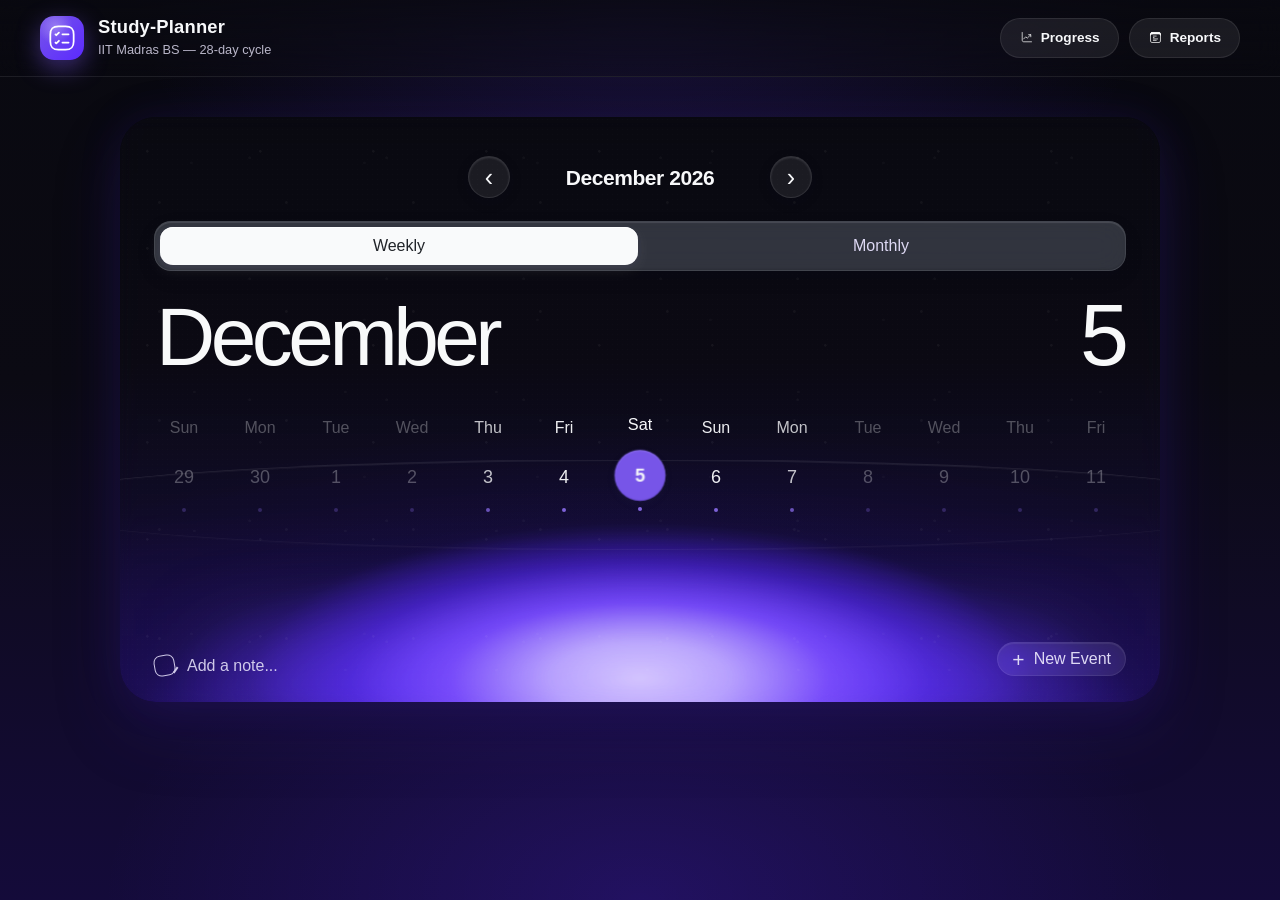
<file: src/index.html>
<!DOCTYPE html>
<html lang="en">
<head>
  <meta charset="utf-8">
  <meta name="viewport" content="width=device-width, initial-scale=1">
  <title>Study-Planner — IIT Madras BS</title>
  <meta name="description" content="Study-Planner: a calendar-first study planner that materialises daily plans and tracks completion.">
  <meta name="theme-color" content="#050507">
  <meta name="color-scheme" content="dark">

  <!-- Favicon assets (assets/favicon_io/) -->
  <link rel="icon" href="../assets/favicon_io/favicon.ico" sizes="any">
  <link rel="icon" type="image/png" sizes="32x32" href="../assets/favicon_io/favicon-32x32.png">
  <link rel="icon" type="image/png" sizes="16x16" href="../assets/favicon_io/favicon-16x16.png">


  <link rel="stylesheet" href="css/base.css">
  <link rel="stylesheet" href="css/components.css">
  <link rel="stylesheet" href="css/calendar.css">
  <link rel="stylesheet" href="css/tracker.css">
  <link rel="stylesheet" href="css/progress.css">
<link rel="stylesheet" href="css/reports.css">
<!-- U2.1: reference Calendar integration (ported from reference/Reference-Calendar-Project) -->
<link rel="stylesheet" href="css/calendar-u21.css">

  <!--
    Application configuration (read by js/app.js bootstrap).
    dataBase is relative to this file; the repository data/ folder is served
    from the project root. Open the app through a static server, e.g.
      npx serve .
      then browse to /src/
    (fetch() of local JSON files is blocked on the file:// protocol.)
  -->
  <script>
    window.STUDY_PLANNER_CONFIG = {
      dataBase: '../data/schedule/daily/',
      syllabusBase: '../data/syllabus/',
      syllabusFiles: [
        'mathematics-i.json',
        'statistics.json',
        'computational-thinking.json',
        'english.json'
      ],
      context: 'IIT Madras BS',
      initialDate: '2026-10-02',
      cycleStart: '2026-10-02',
      // U2.1: Weekly is the default Calendar mode (reference shows the wheel first).
      calendarView: 'week',
      // U1 canonical full-year calendar data. Relative to the repository root.
      // Exposed here for future Calendar UI (U2); U1 changes no calendar behaviour.
      calendarFile: '../data/calendar/calendar-2026.json'
    };
  </script>
</head>
<body>
  <a class="skip-link" href="#view">Skip to content</a>

  <header class="app-header" id="app-header">
    <div class="app-brand">
      <!-- U5.1 (CHANGE #006): supplied white logo replaces the SP monogram.
           The supplied asset is dark-styled; base.css renders it white. -->
      <span class="app-logo" aria-hidden="true"><img class="app-logo-img" src="../assets/logo/Study-Planner-Logo.svg" alt=""></span>
      <div class="app-brand-text">
        <h1 class="app-title">Study-Planner</h1>
        <p class="app-tagline">IIT Madras BS — 28-day cycle</p>
      </div>
    </div>
    <nav class="app-nav" aria-label="Primary">
      <!-- U5.1 (CHANGE #002/#003): global Home (hidden on #/calendar by
           updateHeaderNav) + supplied SVG icons on every primary action. -->
      <button type="button" class="ghost-button" data-action="open-home" hidden><img class="nav-icon" src="../assets/svg/home.svg" alt="" aria-hidden="true">Home</button>
      <button type="button" class="ghost-button" data-action="open-progress"><img class="nav-icon" src="../assets/svg/progress.svg" alt="" aria-hidden="true">Progress</button>
      <button type="button" class="ghost-button" data-action="open-reports"><img class="nav-icon" src="../assets/svg/report.svg" alt="" aria-hidden="true">Reports</button>
    </nav>
  </header>

  <main id="view" class="app-view" tabindex="-1"></main>

  <!-- U2.2-006: no explanatory/status/footer copy — the Calendar ends after its own UI. -->

  <div id="toast" class="toast" role="status" aria-live="polite"></div>

  <!-- Engines and core services (must load before the components that use them) -->
  <script src="js/data-engine.js"></script>
  <script src="js/storage.js"></script>
  <script src="js/progress-engine.js"></script>
  <script src="js/planner-engine.js"></script>

  <!-- Shared date model, routing and DOM helpers -->
  <script src="js/calendar.js"></script>
  <script src="js/router.js"></script>
  <script src="js/renderer.js"></script>

  <!-- U2: user calendar notes/events (separate from completion storage) -->
  <script src="js/calendar-metadata.js"></script>

  <!-- View components (depend on the services above) -->
  <script src="components/calendar/calendar-context.js"></script>
<!-- U2.1: reference Calendar card + date-wheel controller -->
<script src="components/calendar/calendar-card.js"></script>
<script src="components/calendar/calendar-wheel.js"></script>
  <script src="components/calendar/month-view.js"></script>
  <script src="components/calendar/week-view.js"></script>
  <script src="components/calendar/calendar-view.js"></script>
  <script src="components/tracker/task-card.js"></script>
  <script src="components/tracker/task-group.js"></script>
  <script src="components/tracker/daily-tracker.js"></script>

  <!-- Progress dashboard + drill-down components (Phase 5) -->
  <script src="components/progress/overall-progress.js"></script>
  <script src="components/progress/week-progress.js"></script>
  <script src="components/progress/subject-progress.js"></script>
  <script src="components/progress/day-progress.js"></script>
  <script src="components/progress/progress-dashboard.js"></script>
  <script src="components/progress/progress-drilldown.js"></script>
<script src="js/report-model.js"></script>
<script src="js/export-engine.js"></script>
<script src="components/reports/report-viewer.js"></script>
<script src="components/reports/progress-calendar.js"></script>
<script src="components/reports/report-tree.js"></script>
<script src="components/reports/export-controls.js"></script>

  <!-- Application shell -->
  <script src="js/app.js"></script>
  <script>window.StudyPlanner.App.bootstrap();</script>
</body>
</html>
</file>
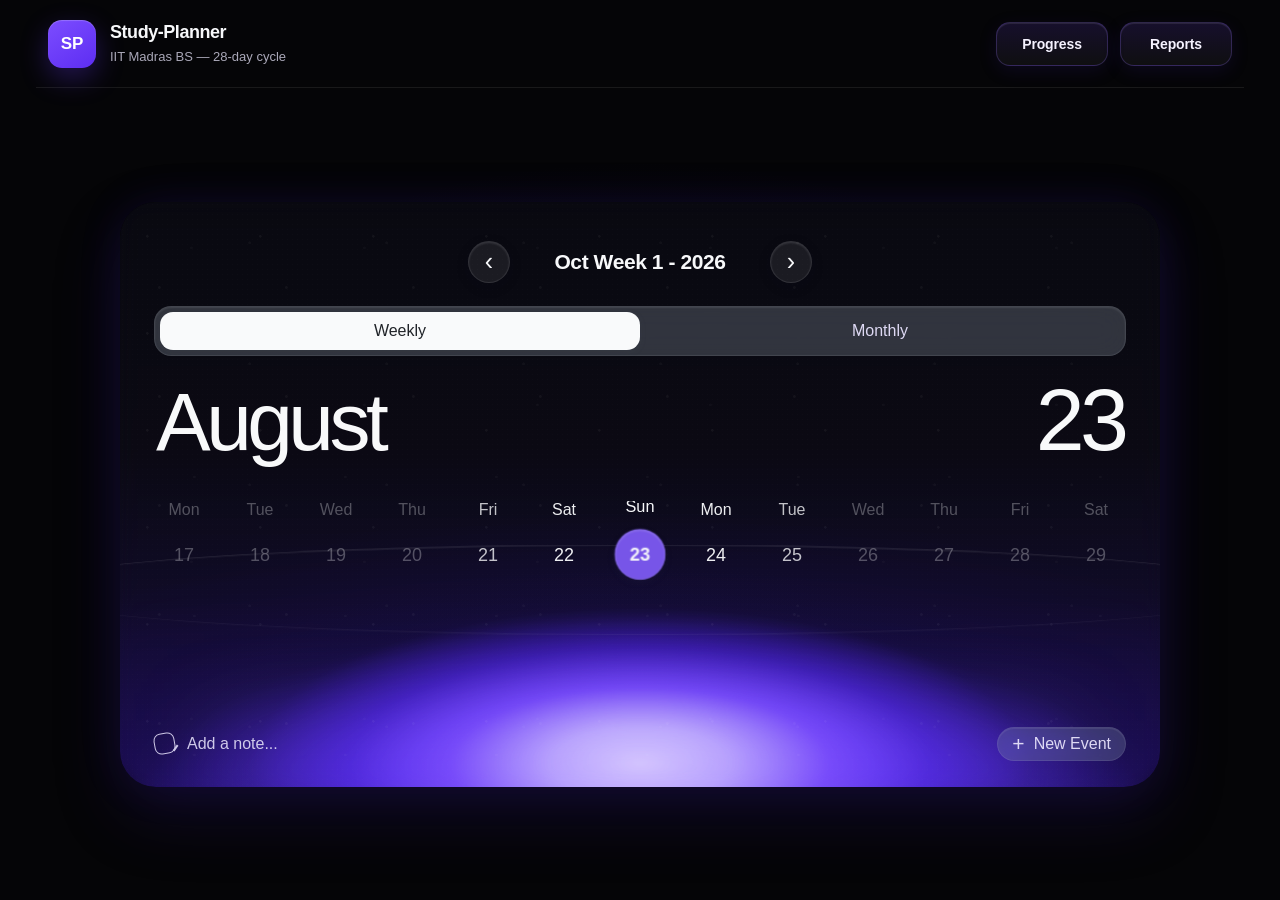
<file: reference/Reference-Calendar-Project/index.html>
<!DOCTYPE html>
<html lang="en">
<head>
<meta charset="UTF-8">
<meta name="viewport" content="width=device-width, initial-scale=1.0">
<title>August 2026 — Soft Calendar</title>
<link rel="stylesheet" href="style.css">
</head>
<body>
<div class="page">
  <header class="app-navbar">
    <div class="brand">
      <div class="brand-logo">SP</div>
      <div class="brand-copy">
        <div class="brand-title">Study-Planner</div>
        <div class="brand-subtitle">IIT Madras BS — 28-day cycle</div>
      </div>
    </div>
    <div class="nav-actions" aria-hidden="true">
      <div class="nav-action">Progress</div>
      <div class="nav-action">Reports</div>
    </div>
  </header>

  <main class="stage">
    <section class="calendar-card" id="calendarCard">
      <div class="dummy-month-nav" aria-hidden="true">
        <span class="dummy-nav-btn">‹</span>
        <span class="dummy-month-label monthly-period-label" id="monthlyPeriodLabel">October 2026</span>
         <span class="dummy-month-label weekly-period-label" id="weeklyPeriodLabel">Oct Week 1 - 2026</span>
        <span class="dummy-nav-btn">›</span>
      </div>

      <div class="card-top">
        <div class="segmented">
          <button id="weeklyBtn" class="active" type="button">Weekly</button>
          <button id="monthlyBtn" type="button">Monthly</button>
        </div>
      </div>

      <div class="hero-date">
        <div class="month-name">August</div>
        <div class="day-number" id="heroDay">23</div>
      </div>

      <div class="weekly-area" id="weeklyArea">
        <div class="curve"></div>
        <div class="week-viewport" id="weekViewport">
          <div class="week-track" id="weekTrack"></div>
        </div>
      </div>

      <div class="monthly-area" id="monthlyArea">
        <div class="month-grid" id="monthGrid"></div>
      </div>

      <div class="bottom-row">
        <div class="note"><span class="note-icon"></span><span>Add a note...</span></div>
        <div class="event-pill"><span class="plus">+</span><span>New Event</span></div>
      </div>
    </section>
  </main>
</div>

<script src="script.js"></script>
</body>
</html>
</file>
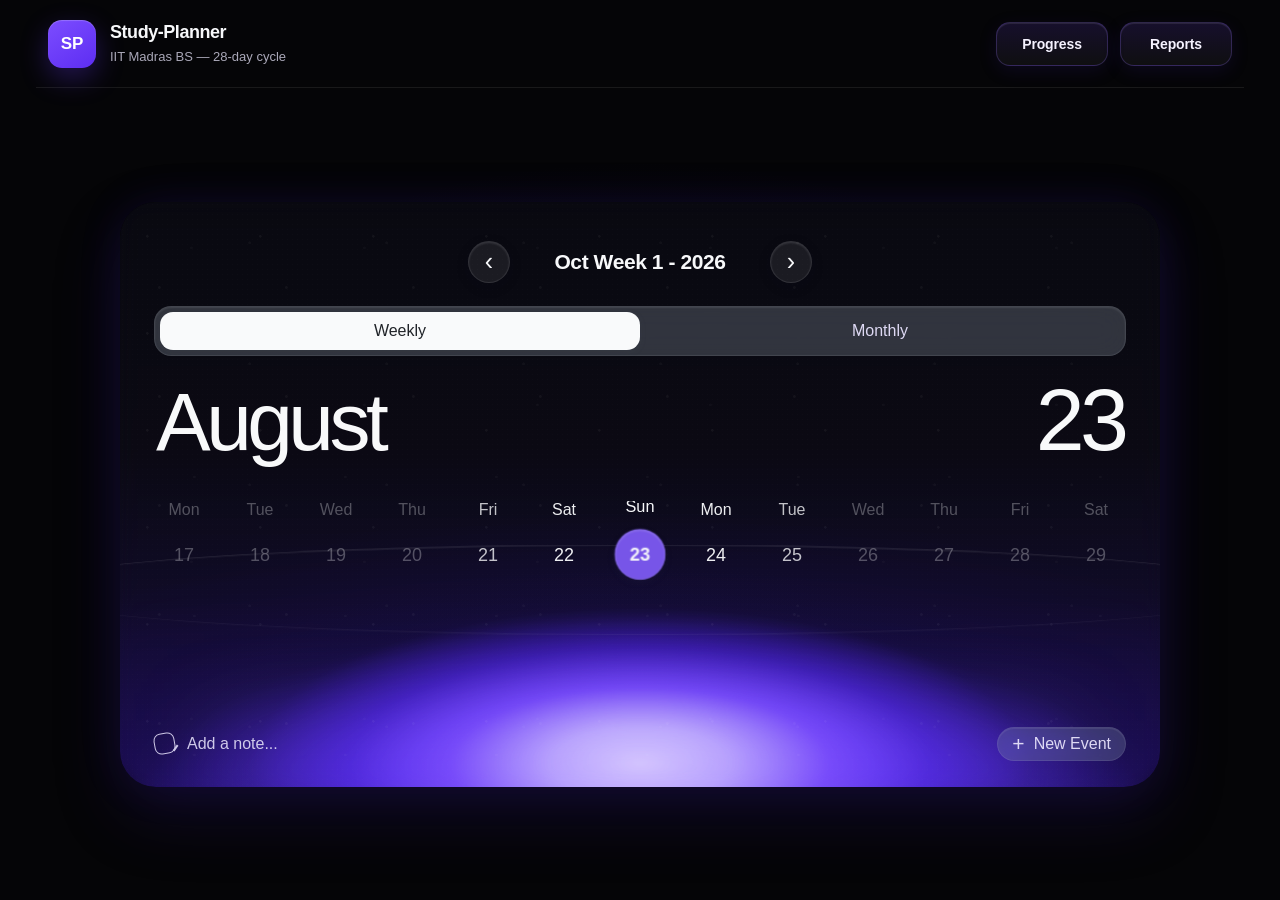
<file: reference/calendar/exaxt calander ui refrence.html>
<!DOCTYPE html>
<html lang="en">
<head>
<meta charset="UTF-8">
<meta name="viewport" content="width=device-width, initial-scale=1.0">
<title>August 2026 — Soft Calendar</title>
<style>
  :root{
    --page:#fafafa;
    --card:#aeb4bb;
    --card-hi:#bfc5cc;
    --card-deep:#9ea7b0;
    --selected:#7755e8;
    --white:#f7f8fa;
    --secondary:#ded9f4;
    --dark:#202328;
    --shadow:0 28px 55px rgba(110,125,145,.16);
    --radius:36px;
    --font:-apple-system,BlinkMacSystemFont,"SF Pro Display","SF Pro Text","Helvetica Neue","Inter",Arial,sans-serif;
  }

  *{box-sizing:border-box}
  html,body{
    margin:0;
    width:100%;
    height:100%;
    min-height:100%;
    overflow:hidden;
    font-family:var(--font);
    background:#050507;
    color:var(--dark);
  }
  body{
    display:flex;
    justify-content:center;
    overflow:hidden;
    overscroll-behavior:none;
    touch-action:none;
  }

  .page{
    background:
      radial-gradient(ellipse 55% 45% at 50% 50%, rgba(65,35,150,.10), transparent 72%),
      #050507;
    width:100%;
    height:100vh;
    min-height:100vh;
    padding:0 36px;
    position:relative;
    overflow:hidden;
  }

  /* Main Study Planner application navbar */
  .app-navbar{
    height:88px;
    width:100%;
    display:flex;
    align-items:center;
    justify-content:space-between;
    gap:24px;
    padding:0 12px;
    border-bottom:1px solid rgba(255,255,255,.08);
    position:relative;
    z-index:10;
  }

  .brand{
    display:flex;
    align-items:center;
    gap:14px;
    min-width:0;
  }

  .brand-logo{
    width:48px;
    height:48px;
    flex:0 0 48px;
    border-radius:14px;
    display:grid;
    place-items:center;
    color:#fff;
    font:700 17px/1 var(--font);
    background:linear-gradient(145deg,#7c4dff,#5d2df2);
    box-shadow:0 10px 28px rgba(103,57,255,.30), inset 0 1px 1px rgba(255,255,255,.22);
  }

  .brand-copy{
    min-width:0;
    display:flex;
    flex-direction:column;
    justify-content:center;
  }

  .brand-title{
    color:#f7f8fa;
    font:700 18px/1.2 var(--font);
    letter-spacing:-.025em;
    white-space:nowrap;
  }

  .brand-subtitle{
    margin-top:5px;
    color:#aaa8b8;
    font:400 13px/1.2 var(--font);
    white-space:nowrap;
  }

  .nav-actions{
    display:flex;
    align-items:center;
    justify-content:center;
    gap:12px;
    height:100%;
  }

  /* Polished top-right controls — intentionally scoped only to navbar actions. */
  .nav-action{
    min-width:112px;
    height:44px;
    padding:0 20px;
    display:flex;
    align-items:center;
    justify-content:center;
    border-radius:14px;
    border:1px solid rgba(151,119,255,.24);
    background:
      linear-gradient(180deg, rgba(124,77,255,.15), rgba(255,255,255,.045));
    color:#f5f2ff;
    font:600 14px/1 var(--font);
    letter-spacing:-.01em;
    box-shadow:
      inset 0 1px 1px rgba(255,255,255,.10),
      0 5px 18px rgba(54,28,150,.16);
    cursor:default;
    user-select:none;
    white-space:nowrap;
  }

  .stage{
    display:flex;
    justify-content:center;
    align-items:center;
    width:100%;
    height:calc(100vh - 88px);
    min-height:0;
    padding:18px 0;
    overflow:hidden;
  }

  .calendar-card{
    width:min(100%, 1040px);
    aspect-ratio:16 / 9;
    min-height:0;
    max-height:calc(100vh - 128px);
    border-radius:var(--radius);
    display:flex;
    flex-direction:column;
    position:relative;
    overflow:hidden;
    background:
      radial-gradient(48% 34% at 50% 96%, rgba(255,255,255,.98) 0%, rgba(218,209,255,.92) 18%, rgba(126,82,255,.82) 38%, rgba(79,39,224,.52) 58%, rgba(25,17,70,.10) 78%, transparent 100%),
      radial-gradient(75% 52% at 50% 105%, rgba(91,42,255,.95) 0%, rgba(66,30,220,.72) 34%, rgba(27,18,82,.30) 65%, transparent 100%),
      linear-gradient(180deg,#090910 0%,#0b0a13 42%,#100b25 68%,#1d0e54 100%);
    box-shadow:0 28px 65px rgba(47,24,130,.25), 0 0 45px rgba(82,45,235,.10);
    padding:32px 34px 26px;
    color:var(--white);
    user-select:none;
  }

  .calendar-card:after{
    content:"";
    position:absolute;
    left:9%;right:9%;bottom:-34px;height:100px;
    background:
      radial-gradient(ellipse at 50% 40%, rgba(151,112,255,.34), transparent 62%),
      rgba(119,76,255,.30);
    filter:blur(42px);
    pointer-events:none;
  }


  /* Glass blur + fine dust texture */
  .calendar-card:before{
    content:"";
    position:absolute;
    inset:0;
    z-index:1;
    pointer-events:none;
    border-radius:inherit;
    background:
      radial-gradient(circle at 18% 22%, rgba(255,255,255,.10) 0 1px, transparent 1.5px),
      radial-gradient(circle at 72% 18%, rgba(255,255,255,.075) 0 1px, transparent 1.6px),
      radial-gradient(circle at 42% 64%, rgba(255,255,255,.065) 0 1px, transparent 1.5px),
      radial-gradient(circle at 83% 72%, rgba(255,255,255,.085) 0 1px, transparent 1.7px),
      radial-gradient(circle at 28% 84%, rgba(255,255,255,.055) 0 1px, transparent 1.5px),
      repeating-radial-gradient(circle at 50% 50%,
        rgba(255,255,255,.035) 0 0.7px,
        transparent 0.8px 4px);
    background-size:
      113px 97px,
      137px 121px,
      151px 139px,
      127px 109px,
      173px 157px,
      5px 5px;
    background-position:
      7px 13px,
      31px 19px,
      11px 47px,
      61px 7px,
      23px 71px,
      0 0;
    mix-blend-mode:screen;
    opacity:.42;
    backdrop-filter:blur(7px) saturate(115%);
    -webkit-backdrop-filter:blur(7px) saturate(115%);
  }

  /* Soft glass panels for the controls */
  .segmented{
    background:rgba(255,255,255,.075);
    border:1px solid rgba(255,255,255,.085);
    backdrop-filter:blur(14px) saturate(125%);
    -webkit-backdrop-filter:blur(14px) saturate(125%);
    box-shadow:
      inset 0 1px 1px rgba(255,255,255,.13),
      inset 0 -1px 2px rgba(0,0,0,.12),
      0 7px 20px rgba(8,4,30,.08);
  }

  .segmented button.active{
    background:rgba(255,255,255,.92);
    box-shadow:
      inset 0 1px 1px rgba(255,255,255,.95),
      0 4px 14px rgba(255,255,255,.10),
      0 2px 7px rgba(20,10,60,.15);
  }

  .date-circle,
  .event-pill{
    backdrop-filter:blur(9px) saturate(125%);
    -webkit-backdrop-filter:blur(9px) saturate(125%);
  }

  .week-day.active .date-circle{
    background:
      radial-gradient(circle at 35% 25%, rgba(255,255,255,.20), transparent 38%),
      rgba(119,85,232,.78);
    border:1px solid rgba(255,255,255,.10);
    box-shadow:
      inset 0 1px 2px rgba(255,255,255,.22),
      0 5px 18px rgba(56,25,170,.22);
  }

  .event-pill{
    background:rgba(255,255,255,.09);
    border:1px solid rgba(255,255,255,.08);
    box-shadow:inset 0 1px 1px rgba(255,255,255,.08);
  }

  /* Dummy month navigation — visual only, no functionality */
  .dummy-month-nav{
    display:flex;
    align-items:center;
    justify-content:center;
    gap:20px;
    height:56px;
    margin-bottom:16px;
    position:relative;
    z-index:2;
  }

  .dummy-month-nav .dummy-nav-btn{
    width:42px;
    height:42px;
    border:1px solid rgba(255,255,255,.10);
    border-radius:50%;
    background:rgba(255,255,255,.075);
    color:#f7f8fa;
    display:grid;
    place-items:center;
    font:400 25px/1 var(--font);
    box-shadow:
      inset 0 1px 2px rgba(255,255,255,.12),
      0 4px 14px rgba(8,4,30,.12);
    cursor:default;
    user-select:none;
  }

  .dummy-month-nav .dummy-month-label{
    min-width:220px;
    text-align:center;
    color:#f7f8fa;
    font:600 21px/1 var(--font);
    letter-spacing:-.02em;
  }
  .weekly-period-label{display:none}
  .monthly .monthly-period-label{display:inline}
  .monthly .weekly-period-label{display:none}
  .calendar-card:not(.monthly) .monthly-period-label{display:none}
  .calendar-card:not(.monthly) .weekly-period-label{display:inline}

  .card-top{
    display:flex;
    align-items:center;
    gap:12px;
    position:relative;
    z-index:2;
  }

  .segmented{
    flex:1;
    height:50px;
    padding:5px;
    border-radius:17px;
    background:rgba(143,153,164,.30);
    box-shadow:inset 0 1px 2px rgba(255,255,255,.10), inset 0 -1px 2px rgba(75,85,95,.06);
    display:grid;
    grid-template-columns:1fr 1fr;
  }

  .segmented button{
    border:0;background:transparent;color:var(--secondary);
    border-radius:13px;font:500 16px var(--font);
    cursor:pointer;transition:.28s cubic-bezier(.2,.8,.2,1);
  }
  .segmented button.active{
    background:#f9fafb;color:#202328;
    box-shadow:0 2px 7px rgba(80,90,100,.12);
  }

  .hero-date{
    display:flex;
    justify-content:space-between;
    align-items:baseline;
    margin-top:24px;
    padding:0 2px;
    position:relative;
    z-index:2;
  }

  .month-name,.day-number{
    font-weight:300;
    letter-spacing:-.055em;
    line-height:.9;
    color:#f8f9fa;
  }
  .month-name{font-size:clamp(57px,8.8vw,82px)}
  .day-number{font-size:clamp(62px,9.6vw,88px)}

  .weekly-area{
    position:relative;
    margin-top:42px;
    z-index:3;
    touch-action:none;
  }

  .week-viewport{
    overflow:hidden;
    width:100%;
    cursor:grab;
    padding:0 0 7px;
  }
  .week-viewport.dragging{cursor:grabbing}

  .week-track{
    display:flex;
    justify-content:center;
    align-items:flex-start;
    gap:0;
    min-width:max-content;
    transform:translate3d(0,0,0);
    transition:transform .42s cubic-bezier(.22,.75,.2,1);
  }

  .week-day{
    width:76px;
    flex:0 0 76px;
    text-align:center;
    color:var(--white);
    opacity:.96;
    transform:translateY(0) scale(1);
    transition:transform .38s cubic-bezier(.2,.8,.2,1),opacity .38s;
    cursor:pointer;
  }
  .week-day.edge{opacity:.30}
  .week-day.near{opacity:.78}
  .week-day.active{transform:translateY(-2px) scale(1.02);opacity:1}

  .weekday{
    font-size:16px;
    font-weight:450;
    margin-bottom:12px;
  }
  .date-circle{
    width:50px;height:50px;
    margin:auto;
    display:grid;place-items:center;
    border-radius:50%;
    font-size:18px;
    font-weight:450;
    color:#f7f8fa;
    transition:.35s cubic-bezier(.2,.8,.2,1);
  }
  .week-day.active .date-circle{
    background:var(--selected);
    box-shadow:inset 0 1px 2px rgba(255,255,255,.16),0 4px 10px rgba(70,90,110,.08);
    font-weight:600;
  }

  .curve{
    position:absolute;
    left:-15%;right:-15%;
    top:43px;height:91px;
    border-top:1px solid rgba(255,255,255,.15);
    border-bottom:1px solid rgba(255,255,255,.055);
    border-radius:50%;
    transform:perspective(240px) rotateX(3deg);
    pointer-events:none;
    opacity:.9;
  }

  .monthly-area{
    display:none;
    margin-top:38px;
    position:relative;
    z-index:3;
  }
  .monthly-area.visible{display:block}

  .month-grid{
    display:grid;
    grid-template-columns:repeat(7,1fr);
    gap:8px 5px;
  }

  .grid-head{
    color:#eef1f4;
    text-align:center;
    font-size:14px;
    font-weight:500;
    padding-bottom:6px;
  }

  .grid-cell{
    min-height:45px;
    display:grid;
    place-items:center;
    border-radius:50%;
    font-size:16px;
    color:#f5f7f9;
    cursor:pointer;
    transition:.22s ease;
  }
  .grid-cell.empty{cursor:default;opacity:0}
  .grid-cell:not(.empty):hover{background:rgba(255,255,255,.12)}
  /* Monthly mode selected day: rounded rectangular / soft-square shape.
     Intentionally scoped to .grid-cell.selected only.
     DO NOT change .date-circle or .week-day.active — weekly remains circular. */
  .grid-cell.selected{
    background:
      radial-gradient(circle at 35% 25%, rgba(255,255,255,.16), transparent 42%),
      var(--selected);
    border-radius:16px;
    min-height:45px;
    font-weight:600;
    box-shadow:
      inset 0 1px 2px rgba(255,255,255,.16),
      0 4px 12px rgba(70,35,190,.18);
  }

  .bottom-row{
    position:relative;
    z-index:2;
    margin-top:auto;
    padding-top:22px;
    display:flex;
    justify-content:space-between;
    align-items:center;
    color:var(--secondary);
    font-size:16px;
  }
  .note{
    display:flex;align-items:center;gap:12px;
    opacity:.92;
  }
  .note-icon{
    width:21px;height:21px;border:1.5px solid currentColor;border-radius:7px;
    transform:rotate(-10deg);position:relative;
  }
  .note-icon:after{
    content:"";position:absolute;width:7px;height:1.5px;background:currentColor;
    right:-4px;bottom:3px;transform:rotate(-45deg);
  }
  .event-pill{
    height:34px;padding:0 14px;border-radius:999px;
    background:rgba(116,132,148,.34);
    display:flex;align-items:center;gap:9px;
  }
  .plus{font-size:21px;font-weight:300;line-height:1}

  .monthly .weekly-area{display:none}
  .monthly .monthly-area{display:block}
  .monthly .bottom-row{margin-top:auto}

  @media (max-width:720px){
    .page{padding:0 18px}
    .app-navbar{height:72px;padding:0 2px;gap:12px}
    .brand-logo{width:42px;height:42px;flex-basis:42px;border-radius:12px;font-size:15px}
    .brand-title{font-size:16px}
    .brand-subtitle{font-size:11px}
    .nav-actions{gap:7px;height:100%}
    .nav-action{min-width:88px;height:38px;padding:0 12px;border-radius:12px;font-size:12px}
    .stage{height:calc(100vh - 72px);padding:14px 0}
    .calendar-card{
      width:100%;
      aspect-ratio:auto;
      min-height:0;
      height:calc(100vh - 100px);
      max-height:none;
      padding:25px 20px 20px;
      border-radius:30px;
    }
    .segmented{height:46px}
    .segmented button{font-size:14px}
    .dummy-month-nav{height:48px;gap:12px;margin-bottom:12px}
    .dummy-month-nav .dummy-nav-btn{width:38px;height:38px;font-size:22px}
    .dummy-month-nav .dummy-month-label{font-size:18px;min-width:175px}
    .hero-date{margin-top:28px}
    .week-day{width:64px;flex-basis:64px}
    .weekday{font-size:14px}
    .date-circle{width:44px;height:44px;font-size:16px}
    .weekly-area{margin-top:40px}
    .bottom-row{padding-top:16px}
    .month-grid{gap:5px 2px}
    .grid-cell{min-height:39px;font-size:14px}
    .grid-cell.selected{border-radius:13px}
  }

  @media (max-width:460px){
</style>
</head>
<body>
<div class="page">
  <header class="app-navbar">
    <div class="brand">
      <div class="brand-logo">SP</div>
      <div class="brand-copy">
        <div class="brand-title">Study-Planner</div>
        <div class="brand-subtitle">IIT Madras BS — 28-day cycle</div>
      </div>
    </div>
    <div class="nav-actions" aria-hidden="true">
      <div class="nav-action">Progress</div>
      <div class="nav-action">Reports</div>
    </div>
  </header>

  <main class="stage">
    <section class="calendar-card" id="calendarCard">
      <div class="dummy-month-nav" aria-hidden="true">
        <span class="dummy-nav-btn">‹</span>
        <span class="dummy-month-label monthly-period-label" id="monthlyPeriodLabel">October 2026</span>
         <span class="dummy-month-label weekly-period-label" id="weeklyPeriodLabel">Oct Week 1 - 2026</span>
        <span class="dummy-nav-btn">›</span>
      </div>

      <div class="card-top">
        <div class="segmented">
          <button id="weeklyBtn" class="active" type="button">Weekly</button>
          <button id="monthlyBtn" type="button">Monthly</button>
        </div>
      </div>

      <div class="hero-date">
        <div class="month-name">August</div>
        <div class="day-number" id="heroDay">23</div>
      </div>

      <div class="weekly-area" id="weeklyArea">
        <div class="curve"></div>
        <div class="week-viewport" id="weekViewport">
          <div class="week-track" id="weekTrack"></div>
        </div>
      </div>

      <div class="monthly-area" id="monthlyArea">
        <div class="month-grid" id="monthGrid"></div>
      </div>

      <div class="bottom-row">
        <div class="note"><span class="note-icon"></span><span>Add a note...</span></div>
        <div class="event-pill"><span class="plus">+</span><span>New Event</span></div>
      </div>
    </section>
  </main>
</div>

<script>
(() => {
  const YEAR = 2026;
  const MONTH = 7; // August, zero-based
  const INITIAL_DAY = 23;

  const card = document.getElementById('calendarCard');
  const weeklyBtn = document.getElementById('weeklyBtn');
  const monthlyBtn = document.getElementById('monthlyBtn');
  const heroDay = document.getElementById('heroDay');
  const track = document.getElementById('weekTrack');
  const viewport = document.getElementById('weekViewport');
  const grid = document.getElementById('monthGrid');

  const monthNames = ['January','February','March','April','May','June','July','August','September','October','November','December'];
  const weekdays = ['Sun','Mon','Tue','Wed','Thu','Fri','Sat'];

  let selectedDay = INITIAL_DAY;
  let dragStartX = null;
  let dragging = false;

  function daysInMonth(year, month){
    return new Date(year, month + 1, 0).getDate();
  }

  function setSelected(day, animate = true){
    const max = daysInMonth(YEAR, MONTH);
    selectedDay = Math.max(1, Math.min(max, day));
    heroDay.textContent = selectedDay;
    document.querySelectorAll('.week-day').forEach(el => {
      el.classList.toggle('active', Number(el.dataset.day) === selectedDay);
    });
    document.querySelectorAll('.grid-cell').forEach(el => {
      el.classList.toggle('selected', Number(el.dataset.day) === selectedDay);
    });
    centerSelected(animate);
  }

  function createWeekTrack(){
    track.innerHTML = '';
    const max = daysInMonth(YEAR, MONTH);

    // All August dates are stored in the track. The viewport acts like a
    // horizontal date wheel; clicking or scrolling changes the centered day.
    for(let day=1; day<=max; day++){
      const date = new Date(YEAR, MONTH, day);
      const item = document.createElement('div');
      item.className = 'week-day';
      item.dataset.day = day;
      item.innerHTML = `
        <div class="weekday">${weekdays[date.getDay()]}</div>
        <div class="date-circle">${day}</div>
      `;
      item.addEventListener('click', () => setSelected(day));
      track.appendChild(item);
    }
    updateWeekOpacity();
  }

  function centerSelected(animate = true){
    const item = track.querySelector(`[data-day="${selectedDay}"]`);
    if(!item) return;

    const viewportCenter = viewport.clientWidth / 2;
    const itemCenter = item.offsetLeft + item.offsetWidth / 2;
    const min = -(track.scrollWidth - viewport.clientWidth);
    let target = viewportCenter - itemCenter;
    target = Math.min(0, Math.max(min, target));

    track.style.transition = animate
      ? 'transform .46s cubic-bezier(.22,.75,.2,1)'
      : 'none';
    track.style.transform = `translate3d(${target}px,0,0)`;
    updateWeekOpacity();
  }

  function updateWeekOpacity(){
    const center = viewport.clientWidth / 2;
    document.querySelectorAll('.week-day').forEach(item => {
      const rect = item.getBoundingClientRect();
      const parent = viewport.getBoundingClientRect();
      const itemCenter = rect.left - parent.left + rect.width/2;
      const distance = Math.abs(itemCenter - center);
      item.classList.toggle('edge', distance > 220);
      item.classList.toggle('near', distance > 110 && distance <= 220);
    });
  }

  function moveBy(delta){
    setSelected(selectedDay + delta);
  }

  // Wheel = date-wheel interaction. A normal vertical mouse wheel over the
  // weekly strip advances one day at a time; horizontal trackpads work too.
  let wheelLock = false;
  viewport.addEventListener('wheel', e => {
    if(card.classList.contains('monthly')) return;
    e.preventDefault();
    if(wheelLock) return;
    const direction = Math.abs(e.deltaX) > Math.abs(e.deltaY)
      ? Math.sign(e.deltaX)
      : Math.sign(e.deltaY);
    if(direction) {
      wheelLock = true;
      moveBy(direction);
      setTimeout(() => wheelLock = false, 240);
    }
  }, {passive:false});

  // Drag / swipe.
  viewport.addEventListener('pointerdown', e => {
    dragging = true;
    dragStartX = e.clientX;
    viewport.classList.add('dragging');
    track.style.transition = 'none';
    viewport.setPointerCapture?.(e.pointerId);
  });

  viewport.addEventListener('pointermove', e => {
    if(!dragging || dragStartX === null) return;
    const dx = e.clientX - dragStartX;
    if(Math.abs(dx) > 35){
      const direction = dx < 0 ? 1 : -1;
      dragging = false;
      viewport.classList.remove('dragging');
      moveBy(direction);
      dragStartX = null;
    }
  });

  function endDrag(){
    dragging = false;
    dragStartX = null;
    viewport.classList.remove('dragging');
  }
  viewport.addEventListener('pointerup', endDrag);
  viewport.addEventListener('pointercancel', endDrag);
  viewport.addEventListener('pointerleave', () => {
    if(dragging) endDrag();
  });

  // Keyboard support.
  window.addEventListener('keydown', e => {
    if(card.classList.contains('monthly')) return;
    if(e.key === 'ArrowRight') { e.preventDefault(); moveBy(1); }
    if(e.key === 'ArrowLeft') { e.preventDefault(); moveBy(-1); }
  });

  function createMonthly(){
    grid.innerHTML = '';
    weekdays.forEach(day => {
      const head = document.createElement('div');
      head.className = 'grid-head';
      head.textContent = day;
      grid.appendChild(head);
    });

    const firstDay = new Date(YEAR, MONTH, 1).getDay();
    const total = daysInMonth(YEAR, MONTH);

    for(let i=0; i<firstDay; i++){
      const empty = document.createElement('div');
      empty.className = 'grid-cell empty';
      grid.appendChild(empty);
    }

    for(let day=1; day<=total; day++){
      const cell = document.createElement('div');
      cell.className = 'grid-cell';
      cell.dataset.day = day;
      cell.textContent = day;
      cell.addEventListener('click', () => setSelected(day));
      grid.appendChild(cell);
    }
  }

  function showWeekly(){
    card.classList.remove('monthly');
    weeklyBtn.classList.add('active');
    monthlyBtn.classList.remove('active');
    requestAnimationFrame(() => centerSelected(true));
  }

  function showMonthly(){
    card.classList.add('monthly');
    monthlyBtn.classList.add('active');
    weeklyBtn.classList.remove('active');
    document.querySelectorAll('.grid-cell').forEach(el => {
      el.classList.toggle('selected', Number(el.dataset.day) === selectedDay);
    });
  }

  weeklyBtn.addEventListener('click', showWeekly);
  monthlyBtn.addEventListener('click', showMonthly);

  createWeekTrack();
  createMonthly();
  window.addEventListener('resize', () => centerSelected(false));
  requestAnimationFrame(() => setSelected(INITIAL_DAY, false));
})();
</script>
</body>
</html>
</file>
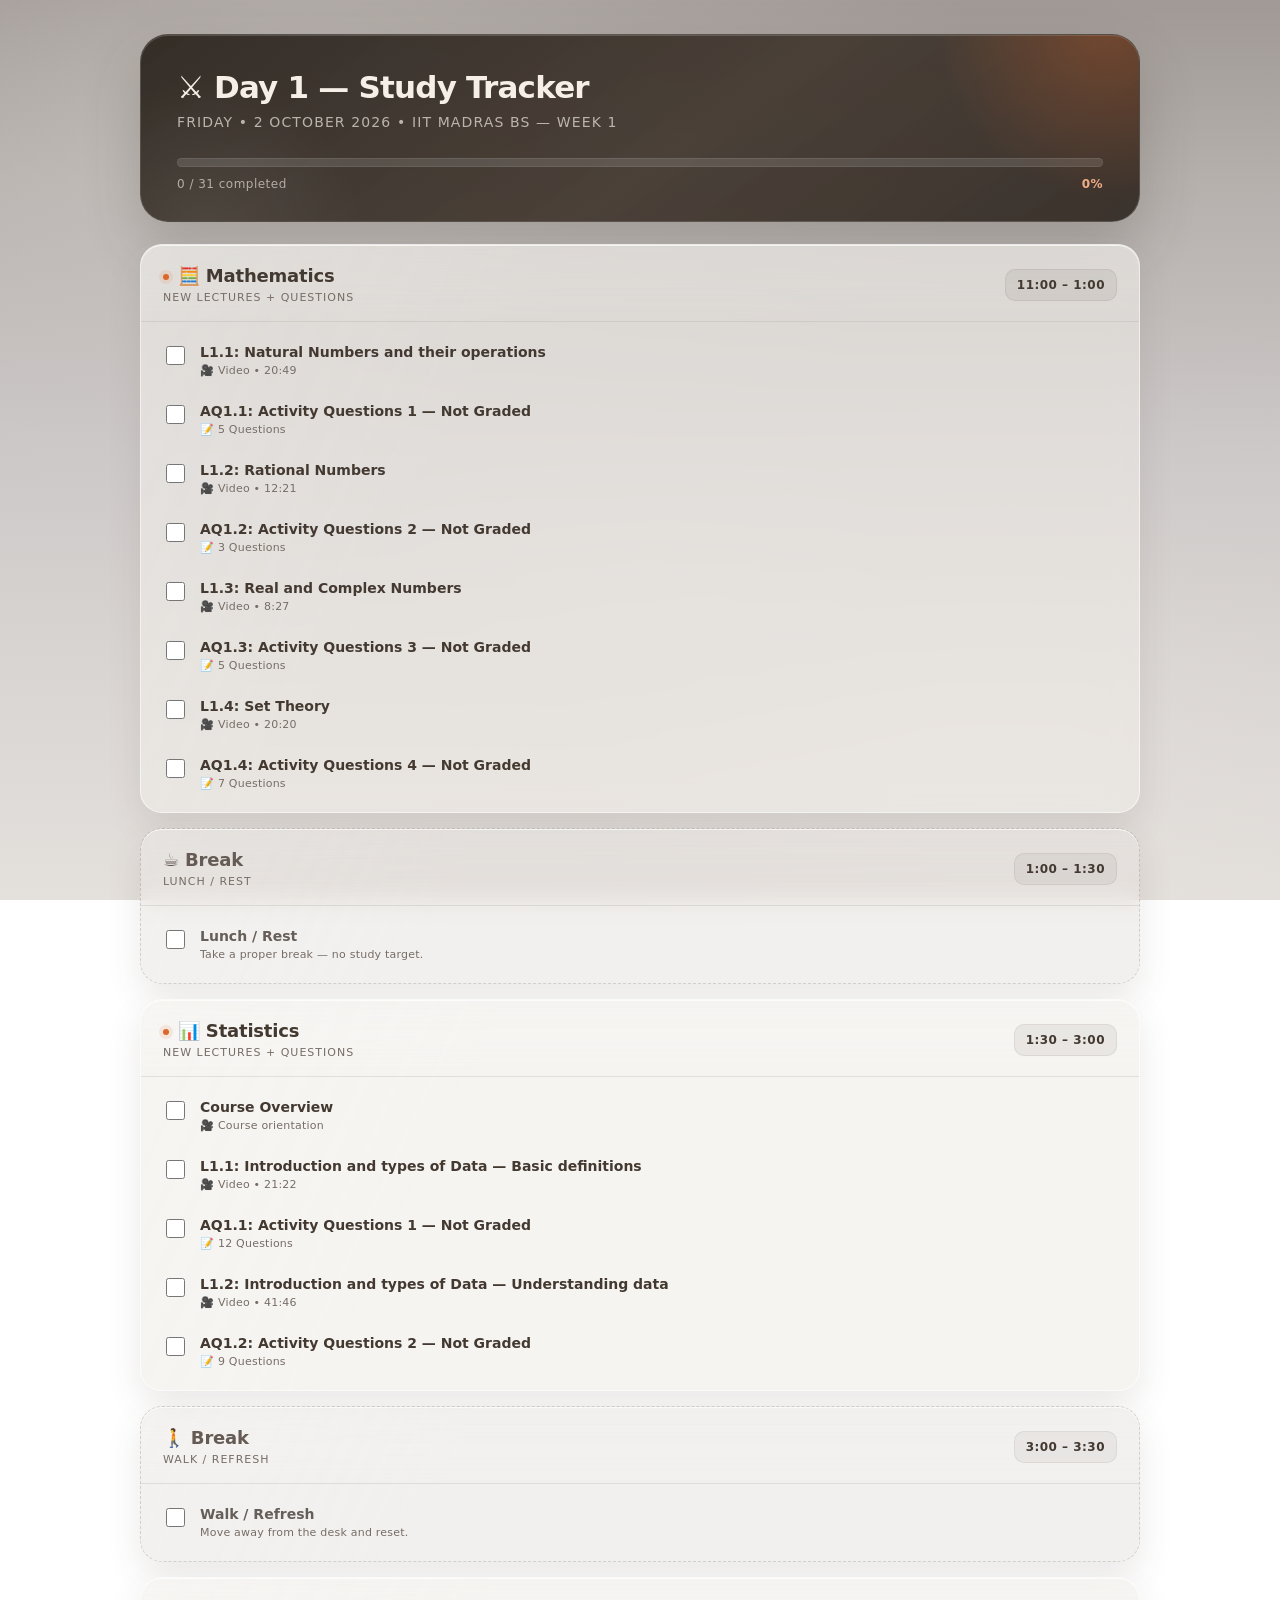
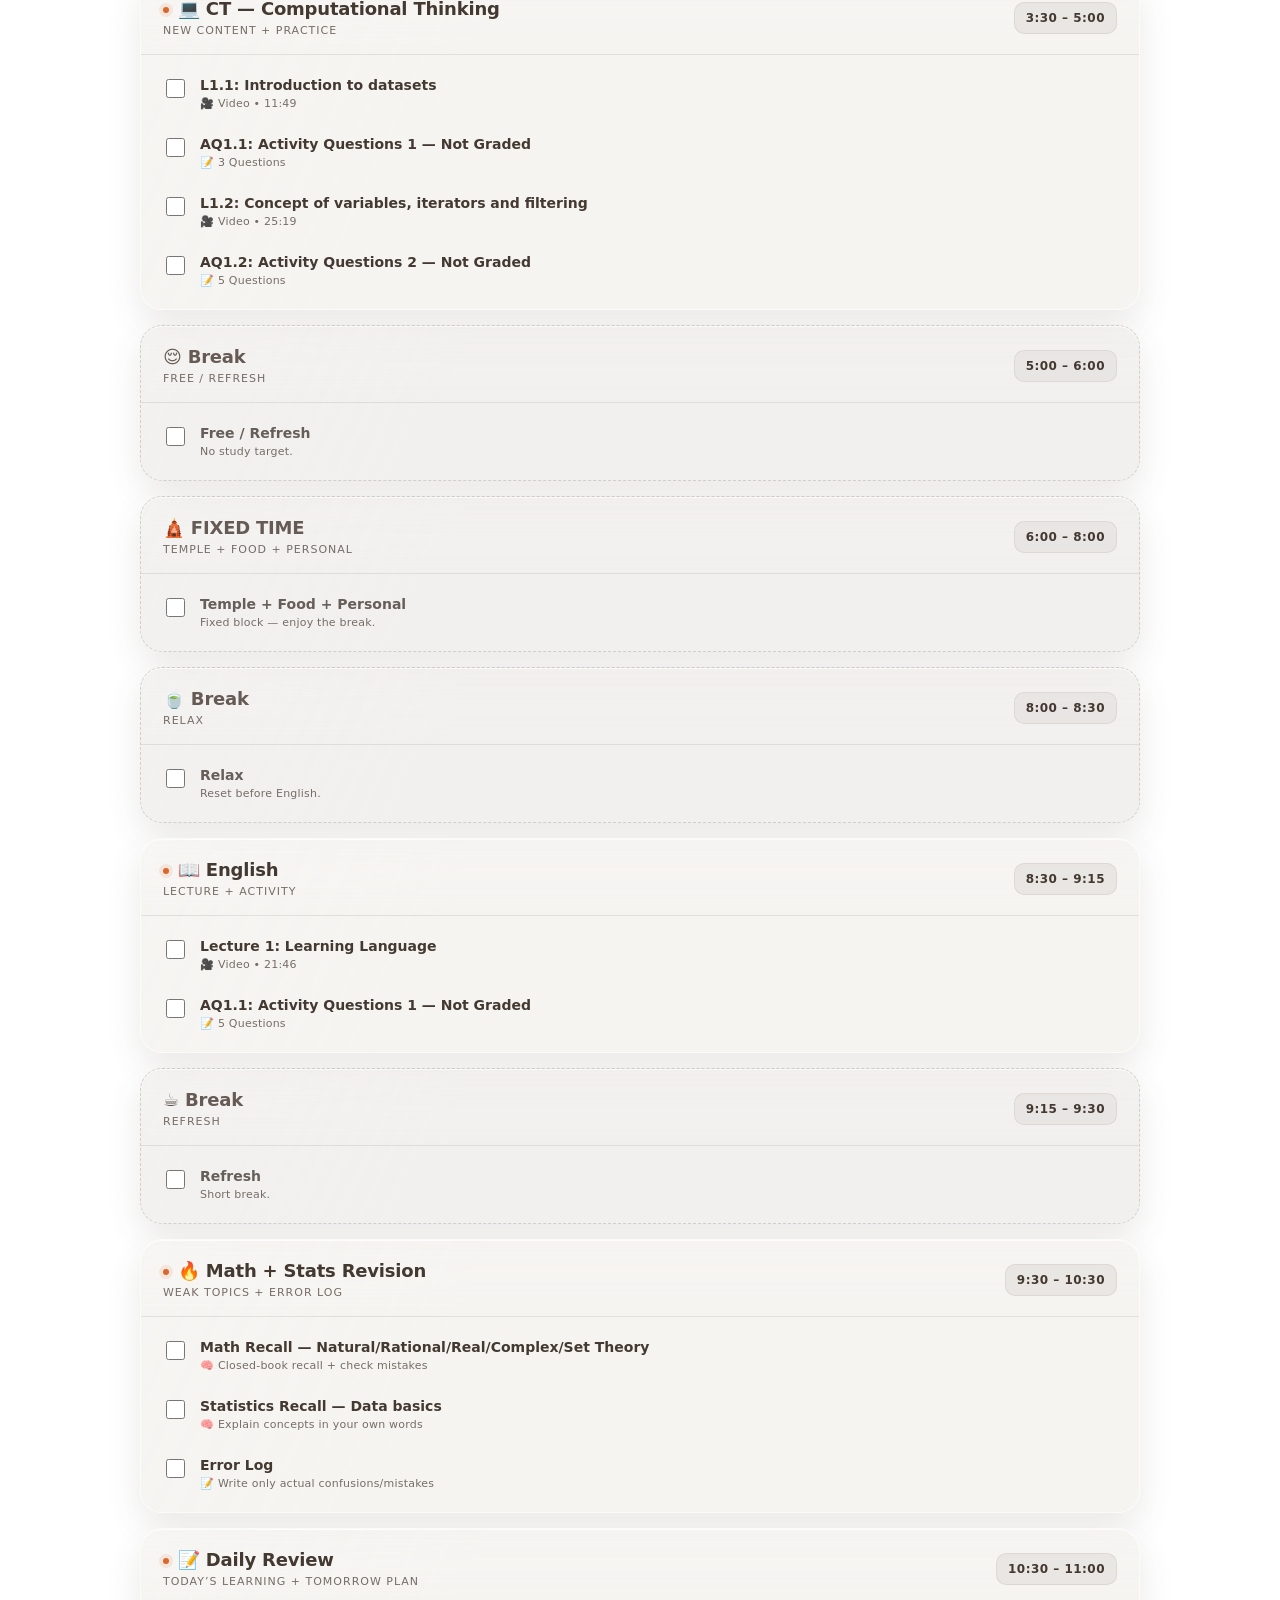
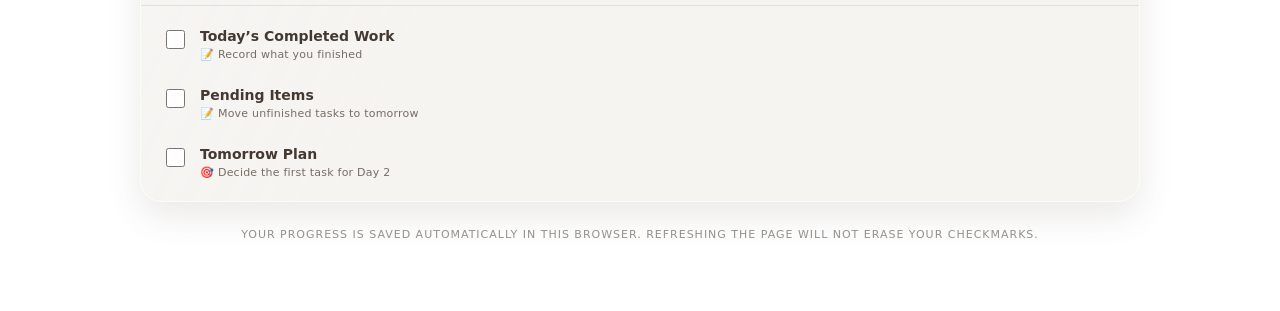
<file: reference/daily-tracker/Day_1_Study_Tracker_2_October_2026_Angel_Background (1).html>
<!doctype html><html lang="en"><head><meta charset="utf-8"><meta name="viewport" content="width=device-width,initial-scale=1"><title>Day 1 Study Tracker — 2 October 2026</title><style>
:root{
  --studio-top:#a09a95;--studio-mid:#ccc8c8;--studio-bottom:#e4e0dc;
  --cream:#f0e9e0;--cream-soft:rgba(245,240,234,.72);
  --charcoal:#433931;--charcoal-2:#302923;--ink:#433931;
  --muted:#766d66;--faint:#9a9088;--line:rgba(67,57,49,.12);
  --bronze:#dc672a;--bronze-soft:#ed9a69;--green:#66866a;
  --glass:rgba(240,236,231,.58);--glass-strong:rgba(247,243,238,.76);
}
*{box-sizing:border-box}
html{scroll-behavior:smooth}
body{margin:0;min-height:100vh;background:
 radial-gradient(72% 62% at 24% 12%,rgba(235,231,226,.30) 0%,rgba(221,216,212,.15) 38%,rgba(204,200,200,0) 74%),
 radial-gradient(78% 68% at 78% 84%,rgba(238,233,228,.20) 0%,rgba(218,213,209,.10) 42%,rgba(204,200,200,0) 76%),
 linear-gradient(180deg,#a09995 0%,#b5b0ac 20%,#ccc8c8 50%,#d8d4d1 72%,#e4e0dc 100%);
background-attachment:fixed;color:var(--ink);font-family:"Helvetica Neue",Inter,system-ui,-apple-system,"Segoe UI",Roboto,Arial,sans-serif;-webkit-font-smoothing:antialiased;overflow-x:hidden;position:relative}
body:before{content:"";position:fixed;left:50%;top:64%;width:70%;height:42%;transform:translate(-50%,-50%);background:radial-gradient(ellipse at center,rgba(255,255,255,.075),rgba(255,255,255,.025) 34%,transparent 74%);pointer-events:none;z-index:-1}
.wrap{width:min(1040px,100%);margin:auto;padding:34px 20px 70px;position:relative}
.hero{position:relative;color:#f5efe7;border-radius:28px;padding:34px 36px 30px;margin-bottom:22px;overflow:hidden;background:linear-gradient(145deg,rgba(48,41,35,.97),rgba(67,57,49,.94) 55%,rgba(54,46,40,.97));border:1px solid rgba(255,255,255,.13);box-shadow:0 24px 55px rgba(67,57,49,.24),inset 0 1px 0 rgba(255,255,255,.16)}
.hero:before{content:"";position:absolute;width:360px;height:360px;right:-150px;top:-190px;border-radius:50%;background:radial-gradient(circle,rgba(220,103,42,.32),rgba(220,103,42,0) 68%);pointer-events:none}
.hero:after{content:"";position:absolute;left:-100px;bottom:-180px;width:330px;height:330px;border-radius:50%;background:radial-gradient(circle,rgba(255,255,255,.08),transparent 68%);pointer-events:none}
.hero h1{position:relative;z-index:1;margin:0 0 8px;font-size:31px;font-weight:650;letter-spacing:-.8px;line-height:1.2}.hero p{position:relative;z-index:1;margin:0;color:rgba(245,239,231,.68);font-size:14px;font-weight:500;letter-spacing:.08em;text-transform:uppercase}
.progress{position:relative;z-index:1;margin-top:28px;background:rgba(255,255,255,.12);height:9px;border-radius:99px;overflow:hidden;border:1px solid rgba(255,255,255,.08)}
.bar{height:100%;width:0;background:linear-gradient(90deg,#f0e9e0,#ed9a69,#dc672a);box-shadow:0 0 16px rgba(220,103,42,.35);transition:.35s}
.stats{display:flex;justify-content:space-between;margin-top:10px;font-size:12px;color:rgba(245,239,231,.62);letter-spacing:.04em}.stats span:last-child{color:#f0b08b;font-weight:700}
.block{position:relative;background:var(--glass);border:1px solid rgba(255,255,255,.55);border-radius:22px;margin:15px 0;overflow:hidden;box-shadow:0 14px 34px rgba(90,78,68,.12),inset 0 1px 0 rgba(255,255,255,.68);backdrop-filter:blur(12px);-webkit-backdrop-filter:blur(12px)}
.block:after{content:"";position:absolute;inset:0;background:linear-gradient(115deg,rgba(255,255,255,.10),transparent 32%);pointer-events:none}
.head{position:relative;z-index:1;padding:20px 22px 17px;border-bottom:1px solid var(--line);display:flex;justify-content:space-between;align-items:center;gap:18px;background:linear-gradient(180deg,rgba(255,255,255,.16),rgba(255,255,255,0))}
.head h2{margin:0;font-size:18px;font-weight:650;letter-spacing:-.2px;color:var(--charcoal)}.head span{display:block;margin-top:5px;color:var(--muted);font-size:11px;letter-spacing:.09em;text-transform:uppercase}.head strong{white-space:nowrap;padding:8px 11px;border-radius:10px;background:rgba(67,57,49,.075);border:1px solid rgba(67,57,49,.08);color:var(--charcoal);font-size:12px;letter-spacing:.04em}
.tasks{position:relative;z-index:1;padding:9px}.task{display:flex;align-items:flex-start;gap:12px;padding:13px 12px;border-radius:13px;transition:.22s;background:transparent}.task:hover{background:rgba(255,255,255,.38);box-shadow:inset 0 1px 0 rgba(255,255,255,.32)}.task input{width:19px;height:19px;margin-top:2px;accent-color:var(--bronze);cursor:pointer;filter:saturate(.85)}.task .name{font-weight:600;color:var(--charcoal);font-size:14px}.task .meta{font-size:11px;color:var(--muted);margin-top:4px;letter-spacing:.02em}.task.done{opacity:.45}.task.done .name{text-decoration:line-through}
.break{background:rgba(225,220,214,.42);border-style:dashed;border-color:rgba(67,57,49,.18)}.break .head h2{color:#655b54}.break .name{color:#665e58}.break .head strong{background:rgba(67,57,49,.06)}
.block:not(.break) .head h2:before{content:"";display:inline-block;width:6px;height:6px;border-radius:50%;background:var(--bronze);margin:0 9px 2px 0;box-shadow:0 0 0 4px rgba(220,103,42,.11)}
.footer{text-align:center;color:rgba(67,57,49,.55);font-size:11px;margin-top:26px;letter-spacing:.09em;text-transform:uppercase}
@media(max-width:600px){.wrap{padding:20px 12px 50px}.hero{padding:27px 23px 24px;border-radius:23px}.hero h1{font-size:25px}.hero p{font-size:11px;line-height:1.6}.head{display:block;padding:17px 18px}.head span{margin-top:6px}.head strong{display:inline-block;margin-top:12px}.task{padding:12px 9px}.task .name{font-size:13px}}
</style></head><body><main class="wrap"><section class="hero"><h1>⚔️ Day 1 — Study Tracker</h1><p>Friday • 2 October 2026 • IIT Madras BS — Week 1</p><div class="progress"><div class="bar" id="bar"></div></div><div class="stats"><span id="count">0 / 0 completed</span><span id="percent">0%</span></div></section>
<div id="app"></div><div class="footer">Your progress is saved automatically in this browser. Refreshing the page will not erase your checkmarks.</div></main>
<script>
const schedule=[
{time:'11:00 – 1:00',title:'🧮 Mathematics',focus:'New Lectures + Questions',tasks:[
['L1.1: Natural Numbers and their operations','🎥 Video • 20:49'],['AQ1.1: Activity Questions 1 — Not Graded','📝 5 Questions'],['L1.2: Rational Numbers','🎥 Video • 12:21'],['AQ1.2: Activity Questions 2 — Not Graded','📝 3 Questions'],['L1.3: Real and Complex Numbers','🎥 Video • 8:27'],['AQ1.3: Activity Questions 3 — Not Graded','📝 5 Questions'],['L1.4: Set Theory','🎥 Video • 20:20'],['AQ1.4: Activity Questions 4 — Not Graded','📝 7 Questions']]},
{time:'1:00 – 1:30',title:'☕ Break',focus:'Lunch / Rest',break:true,tasks:[['Lunch / Rest','Take a proper break — no study target.']]},
{time:'1:30 – 3:00',title:'📊 Statistics',focus:'New Lectures + Questions',tasks:[
['Course Overview','🎥 Course orientation'],['L1.1: Introduction and types of Data — Basic definitions','🎥 Video • 21:22'],['AQ1.1: Activity Questions 1 — Not Graded','📝 12 Questions'],['L1.2: Introduction and types of Data — Understanding data','🎥 Video • 41:46'],['AQ1.2: Activity Questions 2 — Not Graded','📝 9 Questions']]},
{time:'3:00 – 3:30',title:'🚶 Break',focus:'Walk / Refresh',break:true,tasks:[['Walk / Refresh','Move away from the desk and reset.']]},
{time:'3:30 – 5:00',title:'💻 CT — Computational Thinking',focus:'New Content + Practice',tasks:[
['L1.1: Introduction to datasets','🎥 Video • 11:49'],['AQ1.1: Activity Questions 1 — Not Graded','📝 3 Questions'],['L1.2: Concept of variables, iterators and filtering','🎥 Video • 25:19'],['AQ1.2: Activity Questions 2 — Not Graded','📝 5 Questions']]},
{time:'5:00 – 6:00',title:'😌 Break',focus:'Free / Refresh',break:true,tasks:[['Free / Refresh','No study target.']]},
{time:'6:00 – 8:00',title:'🛕 FIXED TIME',focus:'Temple + Food + Personal',break:true,tasks:[['Temple + Food + Personal','Fixed block — enjoy the break.']]},
{time:'8:00 – 8:30',title:'🍵 Break',focus:'Relax',break:true,tasks:[['Relax','Reset before English.']]},
{time:'8:30 – 9:15',title:'📖 English',focus:'Lecture + Activity',tasks:[
['Lecture 1: Learning Language','🎥 Video • 21:46'],['AQ1.1: Activity Questions 1 — Not Graded','📝 5 Questions']]},
{time:'9:15 – 9:30',title:'☕ Break',focus:'Refresh',break:true,tasks:[['Refresh','Short break.']]},
{time:'9:30 – 10:30',title:'🔥 Math + Stats Revision',focus:'Weak Topics + Error Log',tasks:[
['Math Recall — Natural/Rational/Real/Complex/Set Theory','🧠 Closed-book recall + check mistakes'],['Statistics Recall — Data basics','🧠 Explain concepts in your own words'],['Error Log','📝 Write only actual confusions/mistakes']]},
{time:'10:30 – 11:00',title:'📝 Daily Review',focus:'Today’s learning + Tomorrow Plan',tasks:[
['Today’s Completed Work','📝 Record what you finished'],['Pending Items','📝 Move unfinished tasks to tomorrow'],['Tomorrow Plan','🎯 Decide the first task for Day 2']]}
];
const key='day1-2oct-2026';const saved=JSON.parse(localStorage.getItem(key)||'{}');let idx=0;const app=document.getElementById('app');
schedule.forEach((b)=>{const sec=document.createElement('section');sec.className='block'+(b.break?' break':'');sec.innerHTML=`<div class="head"><div><h2>${b.title}</h2><span>${b.focus}</span></div><strong>${b.time}</strong></div><div class="tasks"></div>`;const list=sec.querySelector('.tasks');b.tasks.forEach((t)=>{const id=key+'-'+idx;const row=document.createElement('label');row.className='task';row.innerHTML=`<input type="checkbox" ${saved[id]?'checked':''}><div><div class="name">${t[0]}</div><div class="meta">${t[1]}</div></div>`;const cb=row.querySelector('input');if(saved[id])row.classList.add('done');cb.addEventListener('change',()=>{saved[id]=cb.checked;localStorage.setItem(key,JSON.stringify(saved));row.classList.toggle('done',cb.checked);update()});list.appendChild(row);idx++});app.appendChild(sec)});
function update(){const all=[...document.querySelectorAll('.task input')],done=all.filter(x=>x.checked).length,p=Math.round(done/all.length*100);document.getElementById('count').textContent=`${done} / ${all.length} completed`;document.getElementById('percent').textContent=p+'%';document.getElementById('bar').style.width=p+'%'}update();
</script></body></html>
</file>
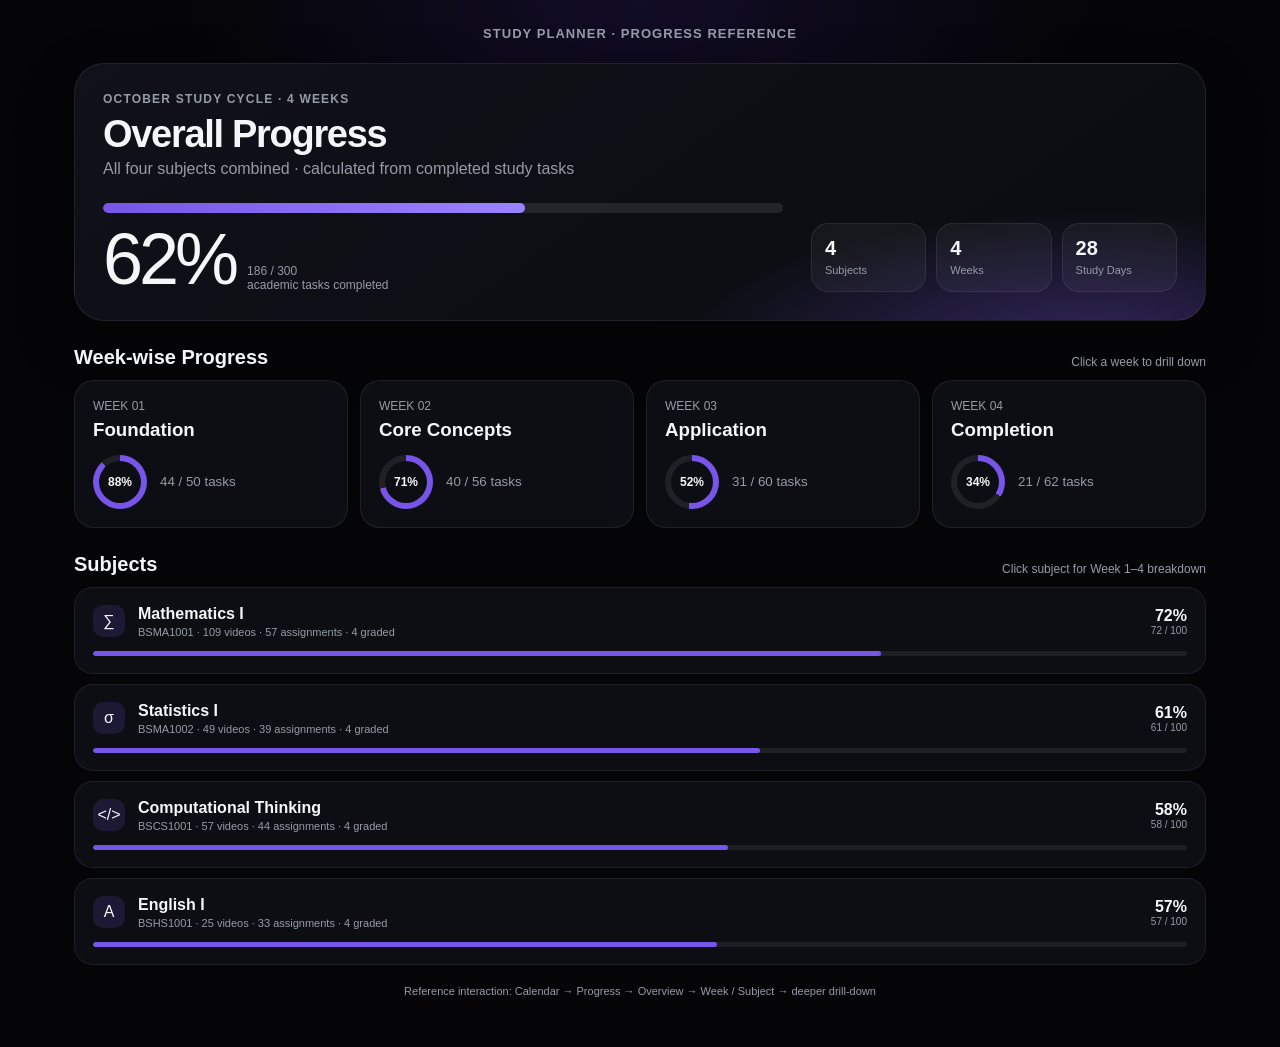
<file: reference/progress/progress-reference.html>
<!doctype html>
<html lang="en">
<head>
<meta charset="utf-8">
<meta name="viewport" content="width=device-width,initial-scale=1">
<title>Study Planner — Progress Reference</title>
<style>
:root{
  --bg:#050507;
  --panel:#0d0e13;
  --panel2:#13151c;
  --panel3:#191b23;
  --line:rgba(255,255,255,.08);
  --text:#f5f6f8;
  --muted:#969ba8;
  --soft:#c8ccd5;
  --accent:#7755e8;
  --accent2:#9b83ff;
  --good:#62d69b;
  --warn:#e9b86b;
  --danger:#ef7f8b;
  --radius:24px;
  --font:-apple-system,BlinkMacSystemFont,"SF Pro Display","SF Pro Text","Inter","Segoe UI",Arial,sans-serif;
}
*{box-sizing:border-box}
html,body{margin:0;min-height:100%;font-family:var(--font);background:var(--bg);color:var(--text)}
body{overflow-x:hidden}
button{font:inherit}
.app{
  width:min(1180px,100%);
  margin:auto;
  min-height:100vh;
  padding:26px 24px 50px;
  background:
    radial-gradient(ellipse 55% 30% at 50% 0%,rgba(91,55,220,.15),transparent 70%),
    var(--bg);
}
.topbar{display:flex;align-items:flex-start;justify-content:space-between;gap:15px;margin-bottom:22px}
.topbar-center{flex:1;text-align:center}
.brand{font-size:13px;color:var(--muted);letter-spacing:.08em;text-transform:uppercase;font-weight:700}
.breadcrumb{display:flex;justify-content:flex-end;align-items:center;flex-wrap:wrap;gap:5px;margin-top:7px;min-height:18px;font-size:11px;line-height:1.4}
.breadcrumb:empty{display:none}
.breadcrumb button{border:0;background:none;padding:0;color:var(--accent2);font:inherit;cursor:pointer;letter-spacing:.01em}
.breadcrumb button:hover{text-decoration:underline}
.breadcrumb .separator{color:rgba(155,131,255,.55);user-select:none}
.breadcrumb .current{color:var(--accent2);font-weight:700}
.back{
  border:1px solid var(--line);background:rgba(255,255,255,.045);color:var(--soft);
  border-radius:13px;padding:9px 13px;cursor:pointer
}
.view{display:none}.view.active{display:block}
.hero{
  border:1px solid var(--line);border-radius:30px;padding:28px;
  background:
    radial-gradient(55% 80% at 90% 110%,rgba(119,85,232,.35),transparent 65%),
    linear-gradient(145deg,#101119,#0b0c10);
  box-shadow:0 25px 60px rgba(0,0,0,.25);
}
.eyebrow{font-size:12px;text-transform:uppercase;letter-spacing:.1em;color:var(--muted);font-weight:700}
.hero h1{margin:7px 0 4px;font-size:38px;letter-spacing:-1.3px}
.hero p{margin:0;color:var(--muted)}
.hero-grid{display:grid;grid-template-columns:1.3fr .7fr;gap:28px;align-items:end}
.big-progress{display:flex;align-items:end;gap:12px}
.big-percent{font-size:72px;line-height:.9;font-weight:300;letter-spacing:-4px}
.progress-track{height:10px;border-radius:99px;background:rgba(255,255,255,.09);overflow:hidden;margin-top:25px}
.progress-fill{height:100%;width:0;background:linear-gradient(90deg,var(--accent),var(--accent2));border-radius:inherit;transition:width .45s}
.mini-stats{display:grid;grid-template-columns:repeat(3,1fr);gap:10px;margin-top:18px}
.stat{background:rgba(255,255,255,.045);border:1px solid var(--line);border-radius:17px;padding:13px}
.stat b{display:block;font-size:20px}.stat span{font-size:11px;color:var(--muted)}
.section{margin-top:25px}
.section-head{display:flex;justify-content:space-between;align-items:end;margin-bottom:11px}
.section-head h2{margin:0;font-size:20px}.section-head span{color:var(--muted);font-size:12px}
.week-grid{display:grid;grid-template-columns:repeat(4,1fr);gap:12px}
.week-card{
  border:1px solid var(--line);background:var(--panel);border-radius:20px;padding:18px;
  cursor:pointer;transition:.2s;position:relative;overflow:hidden
}
.week-card:hover,.subject:hover{border-color:rgba(119,85,232,.5);transform:translateY(-1px)}
.week-number{color:var(--muted);font-size:12px}.week-card h3{margin:6px 0 14px}
.ringline{display:flex;align-items:center;gap:13px}
.ring{
  width:54px;height:54px;border-radius:50%;display:grid;place-items:center;
  background:conic-gradient(var(--accent) calc(var(--p)*1%),rgba(255,255,255,.08) 0);
  position:relative
}
.ring:after{content:"";position:absolute;inset:6px;border-radius:50%;background:var(--panel)}
.ring span{position:relative;z-index:1;font-size:12px;font-weight:700}
.ringline small{color:var(--muted)}
.subject-list{display:grid;gap:10px}
.subject{
  background:var(--panel);border:1px solid var(--line);border-radius:19px;padding:17px 18px;
  cursor:pointer;transition:.2s
}
.subject-main{display:grid;grid-template-columns:32px 1fr auto;gap:13px;align-items:center}
.subject-icon{width:32px;height:32px;border-radius:10px;background:rgba(119,85,232,.15);display:grid;place-items:center}
.subject h3{margin:0;font-size:16px}.subject .meta{font-size:11px;color:var(--muted);margin-top:3px}
.subject-right{text-align:right}.subject-right b{font-size:16px}.subject-right small{display:block;color:var(--muted);font-size:10px}
.subject-bar{height:5px;background:rgba(255,255,255,.07);border-radius:99px;margin-top:13px;overflow:hidden}
.subject-bar i{display:block;height:100%;background:var(--accent);border-radius:inherit}
.click-hint{font-size:11px;color:var(--muted);margin-top:20px;text-align:center}

.detail-head{display:flex;align-items:center;gap:14px;margin-bottom:18px}
.detail-head h1{margin:0;font-size:30px}.detail-head p{margin:4px 0 0;color:var(--muted);font-size:13px}
.detail-hero{display:grid;grid-template-columns:180px 1fr;gap:22px;align-items:center}
.detail-percent{font-size:54px;font-weight:300;letter-spacing:-2px}
.detail-card{background:var(--panel);border:1px solid var(--line);border-radius:22px;padding:20px}
.breakdown{display:grid;grid-template-columns:repeat(4,1fr);gap:10px;margin-top:14px}
.breakdown .stat{background:var(--panel2)}
.accordion{display:grid;gap:10px;margin-top:14px}
.acc{
  background:var(--panel);border:1px solid var(--line);border-radius:18px;overflow:hidden
}
.acc-head{padding:16px 18px;display:grid;grid-template-columns:1fr auto;gap:12px;align-items:center;cursor:pointer}
.acc-head h3{margin:0;font-size:15px}.acc-head p{margin:4px 0 0;color:var(--muted);font-size:11px}
.acc-percent{font-size:13px;font-weight:700}
.acc-body{display:none;padding:0 18px 16px}.acc.open .acc-body{display:block}
.taskline{display:grid;grid-template-columns:1fr auto;gap:10px;padding:11px 0;border-top:1px solid var(--line)}
.taskline .name{font-size:13px}.taskline .meta{font-size:10px;color:var(--muted);margin-top:3px}
.badge{padding:5px 8px;border-radius:999px;font-size:10px;background:rgba(98,214,155,.12);color:var(--good)}
.badge.pending{background:rgba(255,255,255,.06);color:var(--muted)}
.nav-grid{display:grid;grid-template-columns:repeat(2,1fr);gap:10px;margin-top:15px}
.nav-btn{border:1px solid var(--line);background:var(--panel);color:var(--soft);border-radius:16px;padding:13px;text-align:left;cursor:pointer}
.nav-btn:hover{border-color:rgba(119,85,232,.5)}
@media(max-width:760px){
 .app{padding:18px 14px 40px}.hero-grid{grid-template-columns:1fr}.week-grid{grid-template-columns:repeat(2,1fr)}
 .detail-hero{grid-template-columns:1fr}.breakdown{grid-template-columns:repeat(2,1fr)}
 .hero h1{font-size:30px}.big-percent{font-size:60px}
 .breadcrumb{justify-content:center}
}
@media(max-width:450px){
 .week-grid{grid-template-columns:1fr}.mini-stats{grid-template-columns:1fr 1fr 1fr}.subject-main{grid-template-columns:28px 1fr auto}
}
</style>
</head>
<body>
<main class="app">

  <div class="topbar">
    <button class="back" id="backBtn" onclick="goHome()" style="display:none">← Overview</button>
    <div class="topbar-center">
      <div class="brand">Study Planner · Progress Reference</div>
      <nav class="breadcrumb" id="breadcrumb" aria-label="Progress navigation"></nav>
    </div>
  </div>

  <!-- OVERVIEW -->
  <section id="overview" class="view active">
    <div class="hero">
      <div class="hero-grid">
        <div>
          <div class="eyebrow">October Study Cycle · 4 Weeks</div>
          <h1>Overall Progress</h1>
          <p>All four subjects combined · calculated from completed study tasks</p>
          <div class="progress-track"><div class="progress-fill" style="width:62%"></div></div>
          <div class="big-progress" style="margin-top:14px">
            <div class="big-percent">62%</div>
            <div style="color:var(--muted);font-size:12px">186 / 300<br>academic tasks completed</div>
          </div>
        </div>
        <div class="mini-stats">
          <div class="stat"><b>4</b><span>Subjects</span></div>
          <div class="stat"><b>4</b><span>Weeks</span></div>
          <div class="stat"><b>28</b><span>Study Days</span></div>
        </div>
      </div>
    </div>

    <div class="section">
      <div class="section-head"><h2>Week-wise Progress</h2><span>Click a week to drill down</span></div>
      <div class="week-grid">
        <article class="week-card" style="--p:88" onclick="showWeek(1)">
          <div class="week-number">WEEK 01</div><h3>Foundation</h3>
          <div class="ringline"><div class="ring" style="--p:88"><span>88%</span></div><small>44 / 50 tasks</small></div>
        </article>
        <article class="week-card" style="--p:71" onclick="showWeek(2)">
          <div class="week-number">WEEK 02</div><h3>Core Concepts</h3>
          <div class="ringline"><div class="ring" style="--p:71"><span>71%</span></div><small>40 / 56 tasks</small></div>
        </article>
        <article class="week-card" style="--p:52" onclick="showWeek(3)">
          <div class="week-number">WEEK 03</div><h3>Application</h3>
          <div class="ringline"><div class="ring" style="--p:52"><span>52%</span></div><small>31 / 60 tasks</small></div>
        </article>
        <article class="week-card" style="--p:34" onclick="showWeek(4)">
          <div class="week-number">WEEK 04</div><h3>Completion</h3>
          <div class="ringline"><div class="ring" style="--p:34"><span>34%</span></div><small>21 / 62 tasks</small></div>
        </article>
      </div>
    </div>

    <div class="section">
      <div class="section-head"><h2>Subjects</h2><span>Click subject for Week 1–4 breakdown</span></div>
      <div class="subject-list">
        <article class="subject" onclick="showSubject('Mathematics I','BSMA1001',72)">
          <div class="subject-main"><div class="subject-icon">∑</div><div><h3>Mathematics I</h3><div class="meta">BSMA1001 · 109 videos · 57 assignments · 4 graded</div></div><div class="subject-right"><b>72%</b><small>72 / 100</small></div></div>
          <div class="subject-bar"><i style="width:72%"></i></div>
        </article>
        <article class="subject" onclick="showSubject('Statistics I','BSMA1002',61)">
          <div class="subject-main"><div class="subject-icon">σ</div><div><h3>Statistics I</h3><div class="meta">BSMA1002 · 49 videos · 39 assignments · 4 graded</div></div><div class="subject-right"><b>61%</b><small>61 / 100</small></div></div>
          <div class="subject-bar"><i style="width:61%"></i></div>
        </article>
        <article class="subject" onclick="showSubject('Computational Thinking','BSCS1001',58)">
          <div class="subject-main"><div class="subject-icon">&lt;/&gt;</div><div><h3>Computational Thinking</h3><div class="meta">BSCS1001 · 57 videos · 44 assignments · 4 graded</div></div><div class="subject-right"><b>58%</b><small>58 / 100</small></div></div>
          <div class="subject-bar"><i style="width:58%"></i></div>
        </article>
        <article class="subject" onclick="showSubject('English I','BSHS1001',57)">
          <div class="subject-main"><div class="subject-icon">A</div><div><h3>English I</h3><div class="meta">BSHS1001 · 25 videos · 33 assignments · 4 graded</div></div><div class="subject-right"><b>57%</b><small>57 / 100</small></div></div>
          <div class="subject-bar"><i style="width:57%"></i></div>
        </article>
      </div>
    </div>
    <div class="click-hint">Reference interaction: Calendar → Progress → Overview → Week / Subject → deeper drill-down</div>
  </section>

  <!-- WEEK DETAIL -->
  <section id="weekView" class="view">
    <div class="detail-head">
      <div><div class="eyebrow">Week detail</div><h1 id="weekTitle">Week 1</h1><p>Progress across all four subjects</p></div>
    </div>
    <div class="detail-card detail-hero">
      <div><div class="eyebrow">Week progress</div><div class="detail-percent" id="weekPercent">88%</div></div>
      <div>
        <div class="progress-track"><div class="progress-fill" id="weekBar" style="width:88%"></div></div>
        <div class="breakdown">
          <div class="stat"><b>12</b><span>Math</span></div>
          <div class="stat"><b>10</b><span>Stats</span></div>
          <div class="stat"><b>11</b><span>CT</span></div>
          <div class="stat"><b>11</b><span>English</span></div>
        </div>
      </div>
    </div>
    <div class="section">
      <div class="section-head"><h2>Subject Breakdown</h2><span>Click a subject</span></div>
      <div class="subject-list" id="weekSubjects"></div>
    </div>
  </section>

  <!-- SUBJECT DETAIL -->
  <section id="subjectView" class="view">
    <div class="detail-head">
      <div><div class="eyebrow">Subject progress</div><h1 id="subjectTitle">Mathematics I</h1><p id="subjectMeta">BSMA1001 · Week-wise progress</p></div>
    </div>
    <div class="detail-card">
      <div class="eyebrow">Overall subject progress</div>
      <div style="display:flex;justify-content:space-between;align-items:end;gap:20px">
        <div class="detail-percent" id="subjectPercent">72%</div>
        <div style="color:var(--muted);font-size:12px;text-align:right">Tap a week<br>to open its tasks</div>
      </div>
      <div class="progress-track"><div class="progress-fill" id="subjectBar" style="width:72%"></div></div>
    </div>

    <div class="section">
      <div class="section-head"><h2>Week-wise Progress</h2><span>Accordion drill-down</span></div>
      <div class="accordion" id="subjectWeeks"></div>
    </div>
  </section>

</main>

<script>
const weekData = {
  "Mathematics I":[84,76,63,41],
  "Statistics I":[78,65,55,46],
  "Computational Thinking":[82,60,49,39],
  "English I":[91,69,51,35]
};

function hideAll(){
  document.querySelectorAll('.view').forEach(v=>v.classList.remove('active'));
}

function homeButton(show){
  document.getElementById('backBtn').style.display=show?'block':'none';
}

function renderBreadcrumb(items){
  const nav=document.getElementById('breadcrumb');
  nav.innerHTML='';
  items.forEach((item,i)=>{
    if(i>0){
      const sep=document.createElement('span');
      sep.className='separator';
      sep.textContent='›';
      nav.appendChild(sep);
    }

    if(item.action){
      const btn=document.createElement('button');
      btn.type='button';
      btn.textContent=item.label;
      btn.onclick=item.action;
      nav.appendChild(btn);
    }else{
      const current=document.createElement('span');
      current.className='current';
      current.textContent=item.label;
      nav.appendChild(current);
    }
  });
}

function goHome(){
  hideAll();
  document.getElementById('overview').classList.add('active');
  homeButton(false);
  renderBreadcrumb([]);
  window.scrollTo({top:0,behavior:'smooth'});
}

function showWeek(n){
  hideAll();
  document.getElementById('weekView').classList.add('active');
  homeButton(true);

  const vals = [
    [88,'Foundation'],[71,'Core Concepts'],[52,'Application'],[34,'Completion']
  ][n-1];

  document.getElementById('weekTitle').textContent=`Week ${n} · ${vals[1]}`;
  document.getElementById('weekPercent').textContent=vals[0]+'%';
  document.getElementById('weekBar').style.width=vals[0]+'%';

  renderBreadcrumb([
    {label:'Overview',action:goHome},
    {label:`Week ${String(n).padStart(2,'0')} · ${vals[1]}`}
  ]);

  const box=document.getElementById('weekSubjects');
  box.innerHTML='';
  Object.keys(weekData).forEach((name,i)=>{
    const p=weekData[name][n-1];
    const el=document.createElement('article');
    el.className='subject';
    el.onclick=()=>showSubject(name, name==='Mathematics I'?'BSMA1001':name==='Statistics I'?'BSMA1002':name==='Computational Thinking'?'BSCS1001':'BSHS1001', p, n);
    el.innerHTML=`
      <div class="subject-main">
        <div class="subject-icon">${i===0?'∑':i===1?'σ':i===2?'&lt;/&gt;':'A'}</div>
        <div><h3>${name}</h3><div class="meta">Week ${n} academic task progress</div></div>
        <div class="subject-right"><b>${p}%</b><small>completed</small></div>
      </div>
      <div class="subject-bar"><i style="width:${p}%"></i></div>`;
    box.appendChild(el);
  });

  window.scrollTo({top:0,behavior:'smooth'});
}

function showSubject(name, code, overall, fromWeek=null){
  hideAll();
  document.getElementById('subjectView').classList.add('active');
  homeButton(true);

  const vals=weekData[name] || [84,76,63,41];
  const box=document.getElementById('subjectWeeks');
  box.innerHTML='';

  if(fromWeek){
    // When entering from a Week page, stay inside that Week.
    // Do NOT switch to the subject's overall progress.
    const weekProgress=vals[fromWeek-1];
    const weekName=[[88,'Foundation'],[71,'Core Concepts'],[52,'Application'],[34,'Completion']][fromWeek-1][1];

    document.getElementById('subjectTitle').textContent=`${name} · Week ${fromWeek}`;
    document.getElementById('subjectMeta').textContent=`${code} · Week ${fromWeek} progress`;
    document.getElementById('subjectPercent').textContent=weekProgress+'%';
    document.getElementById('subjectBar').style.width=weekProgress+'%';

    const p=weekProgress;
    const acc=document.createElement('div');
    acc.className='acc open';
    acc.innerHTML=`
      <div class="acc-head" onclick="this.parentElement.classList.toggle('open')">
        <div><h3>Week ${fromWeek} · ${weekName}</h3><p>Academic content and task completion</p></div>
        <div class="acc-percent">${p}%</div>
      </div>
      <div class="acc-body">
        ${[
          ['Lecture / learning content', p>55],
          ['Normal assignments', p>68],
          ['Practice assignments', p>82],
          ['Graded assignment', p>90]
        ].map(x=>`<div class="taskline"><div><div class="name">${x[0]}</div><div class="meta">Progress-linked task group</div></div><span class="badge ${x[1]?'':'pending'}">${x[1]?'Complete':'Pending'}</span></div>`).join('')}
      </div>`;
    box.appendChild(acc);

    renderBreadcrumb([
      {label:'Overview',action:goHome},
      {label:`Week ${String(fromWeek).padStart(2,'0')} · ${weekName}`,action:()=>showWeek(fromWeek)},
      {label:name}
    ]);
  }else{
    // Direct subject selection from Overview = overall subject progress.
    document.getElementById('subjectTitle').textContent=name;
    document.getElementById('subjectMeta').textContent=`${code} · Week-wise progress`;
    document.getElementById('subjectPercent').textContent=overall+'%';
    document.getElementById('subjectBar').style.width=overall+'%';

    vals.forEach((p,i)=>{
      const acc=document.createElement('div'); acc.className='acc';
      acc.innerHTML=`
        <div class="acc-head" onclick="this.parentElement.classList.toggle('open')">
          <div><h3>Week ${i+1}</h3><p>${i<5?'Academic content and task completion':'Tasks'}</p></div>
          <div class="acc-percent">${p}%</div>
        </div>
        <div class="acc-body">
          ${[
            ['Lecture / learning content', p>55],
            ['Normal assignments', p>68],
            ['Practice assignments', p>82],
            ['Graded assignment', p>90]
          ].map(x=>`<div class="taskline"><div><div class="name">${x[0]}</div><div class="meta">Progress-linked task group</div></div><span class="badge ${x[1]?'':'pending'}">${x[1]?'Complete':'Pending'}</span></div>`).join('')}
        </div>`;
      box.appendChild(acc);
    });

    renderBreadcrumb([
      {label:'Overview',action:goHome},
      {label:name}
    ]);
  }

  window.scrollTo({top:0,behavior:'smooth'});
}
</script>
</body>
</html>
</file>
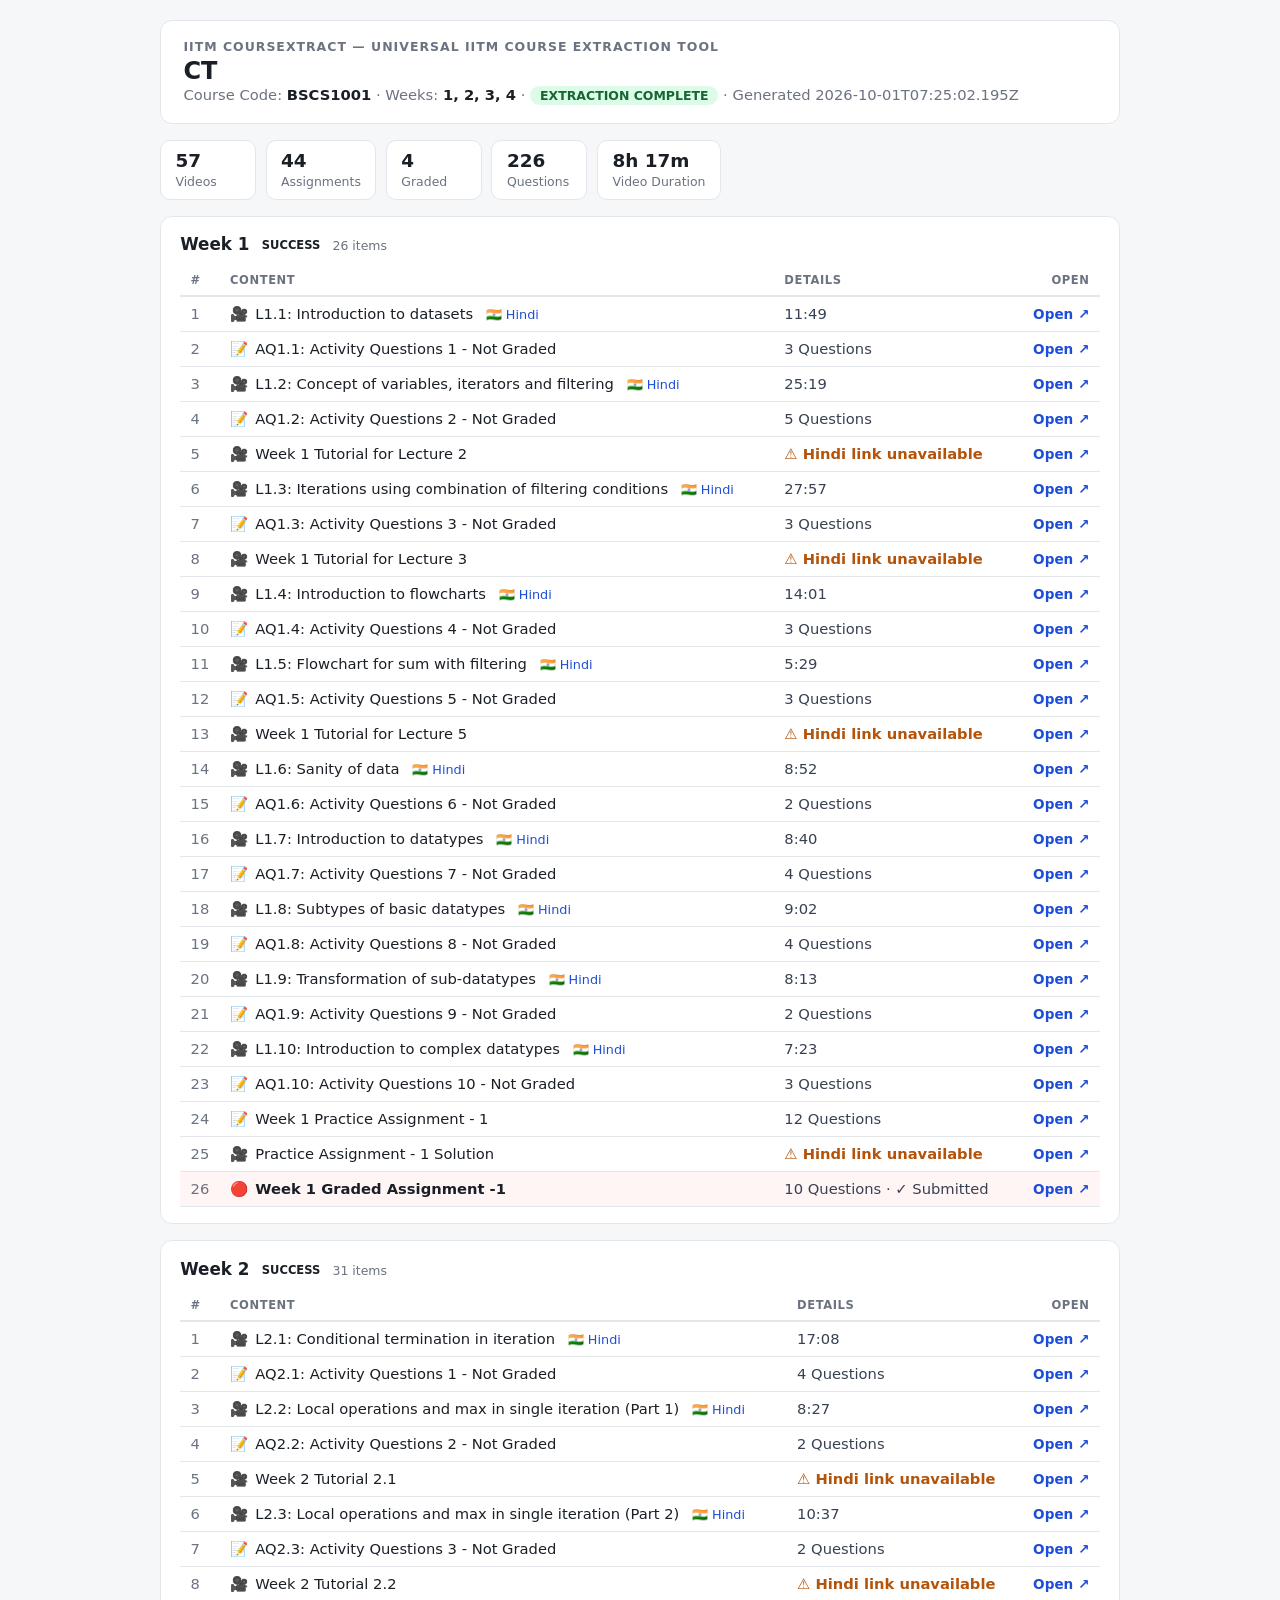
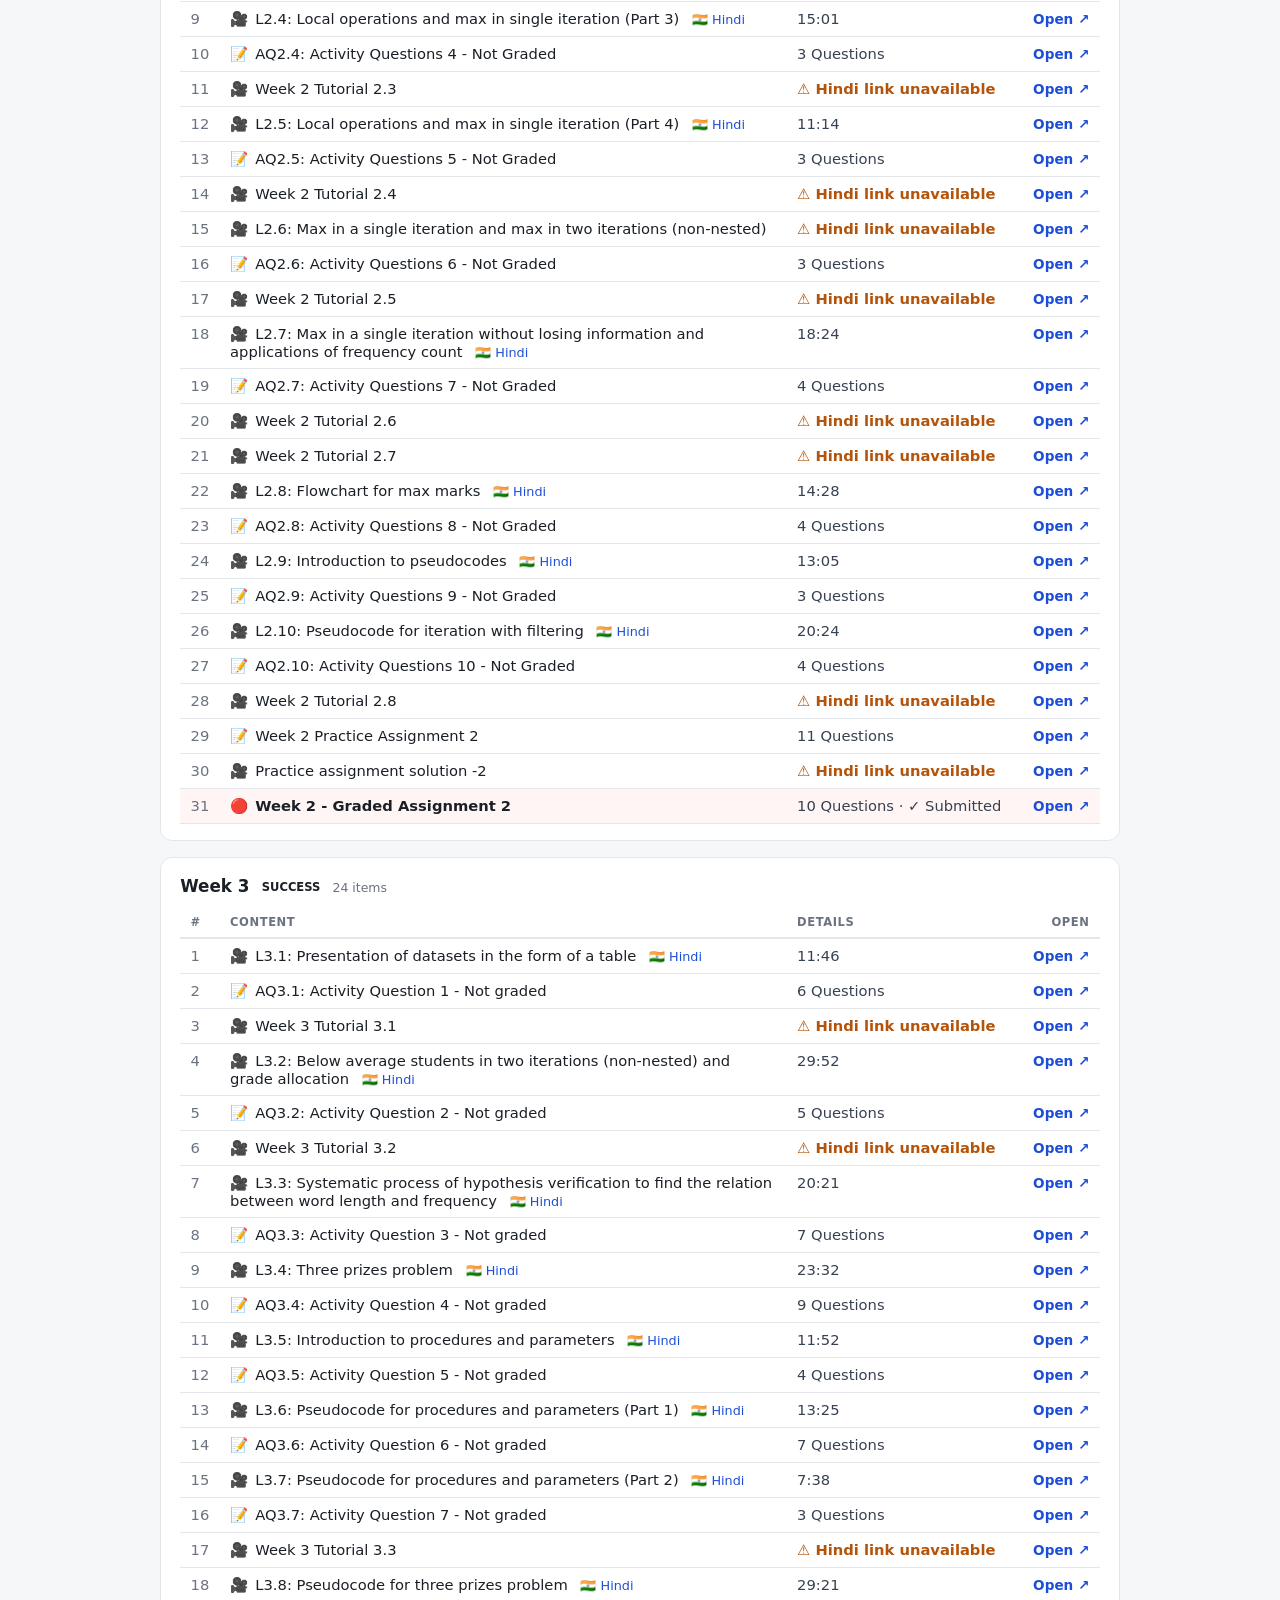
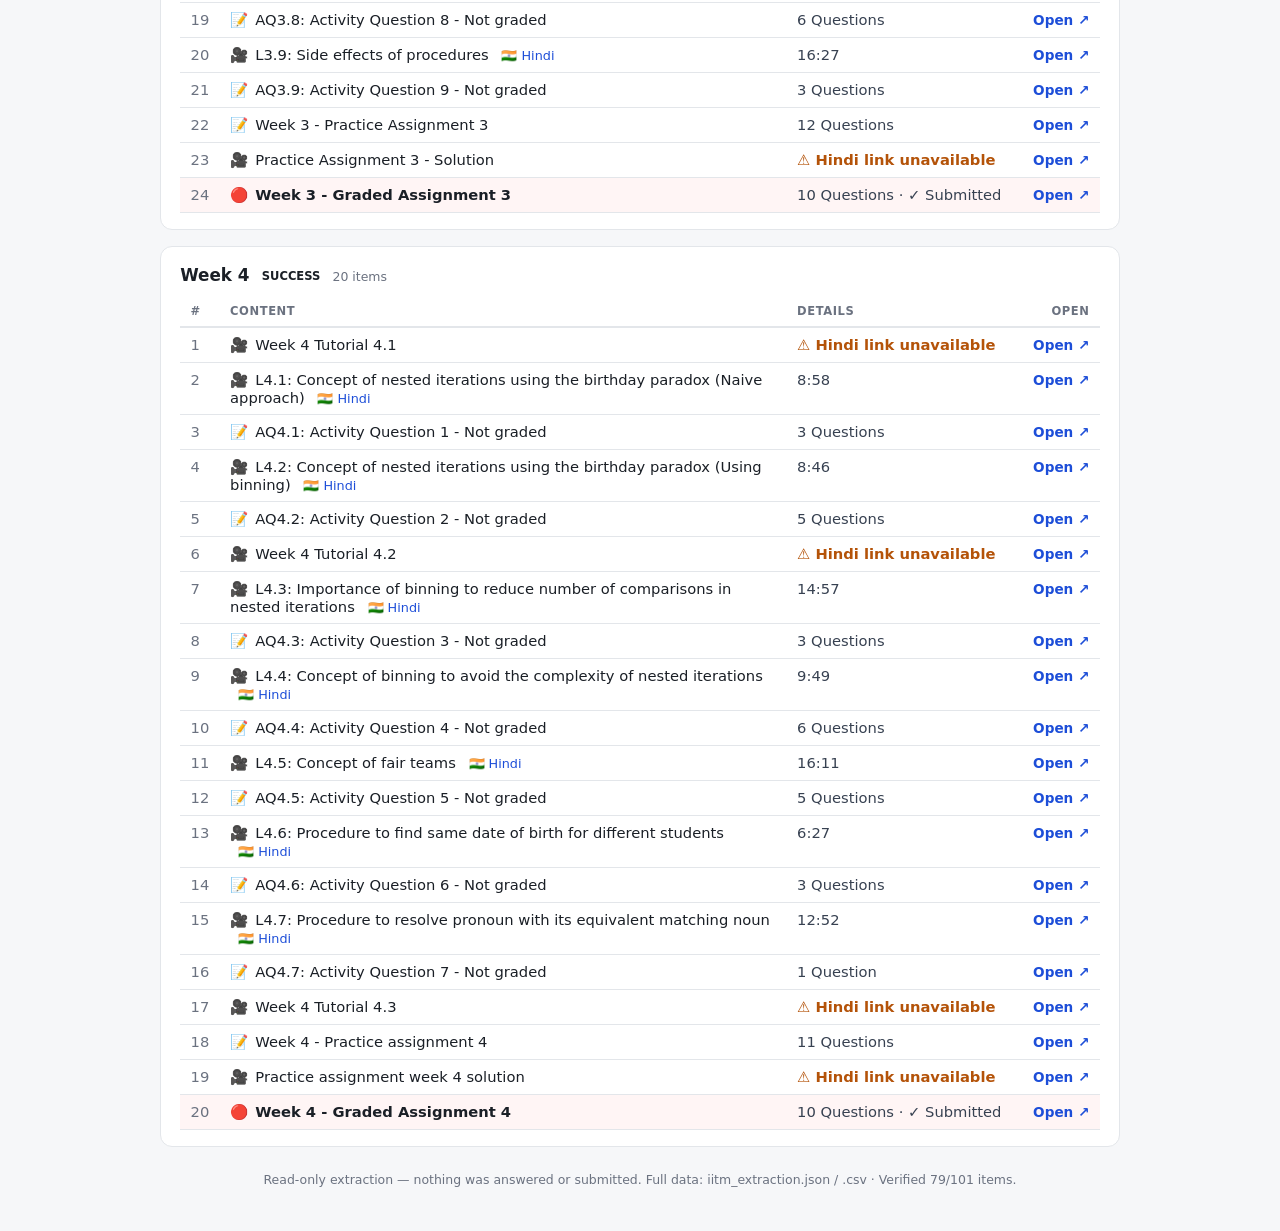
<file: reference/syllabus/CT — IITM CourseXtract (10_1_2026 1：03：56 PM).html>
<!DOCTYPE html> <html lang=en style><!--
 Page saved with SingleFile 
 url: http://127.0.0.1:5500/output/courses/ns_26q2_cs1001/final/iitm_extraction.html 
 saved date: Thu Oct 01 2026 13:03:56 GMT+0530 (India Standard Time)
--><meta charset=utf-8>
<meta name=viewport content="width=device-width, initial-scale=1">
<title>CT — IITM CourseXtract</title>
<style>:root{--line:#e3e6ea;--muted:#6b7280;--warn:#b45309;--bad:#b91c1c}*{box-sizing:border-box}body{font-family:system-ui,"Segoe UI",Roboto,Arial,sans-serif;color:#1a1f26;background:#f6f7f9;margin:0;padding:1.25rem}.wrap{max-width:960px;margin:0 auto}header.app{background:#fff;border:1px solid var(--line);border-radius:12px;padding:1.1rem 1.4rem;margin-bottom:1rem}.brand{font-size:.78rem;font-weight:700;letter-spacing:.08em;text-transform:uppercase;color:var(--muted)}h1{margin:.2rem 0 .1rem;font-size:1.5rem}.meta{color:var(--muted);font-size:.92rem}.meta b{color:#1a1f26}.badge{display:inline-block;padding:2px 10px;border-radius:999px;font-size:.78rem;font-weight:700}.badge.ok{background:#dcfce7;color:#166534}.summary{display:flex;flex-wrap:wrap;gap:.6rem;margin-bottom:1rem}.card{background:#fff;border:1px solid var(--line);border-radius:10px;padding:.55rem .9rem;min-width:96px}.card b{display:block;font-size:1.15rem}.card span{font-size:.78rem;color:var(--muted)}.week{background:#fff;border:1px solid var(--line);border-radius:12px;padding:1rem 1.2rem;margin-bottom:1rem;overflow-x:auto}h2{font-size:1.05rem;margin:.1rem 0 .7rem}.wk-status{font-size:.72rem;vertical-align:middle;margin-left:.4rem}.wk-count{font-size:.78rem;color:var(--muted);font-weight:400;margin-left:.4rem}table{border-collapse:collapse;width:100%;font-size:.92rem}th,td{border-bottom:1px solid var(--line);padding:.5rem .65rem;text-align:left;vertical-align:top}th{font-size:.72rem;text-transform:uppercase;letter-spacing:.05em;color:var(--muted);border-bottom:2px solid var(--line)}td.num{width:2.2rem;color:var(--muted);font-variant-numeric:tabular-nums}td.content .icon{margin-right:.45rem}td.content .title{word-break:break-word}td.details{white-space:nowrap;color:#374151}td.open,th.open{width:5.5rem;text-align:right;white-space:nowrap}a{color:#1d4ed8;text-decoration:none}a:hover{text-decoration:underline}a.hindi{font-size:.8rem;margin-left:.5rem;white-space:nowrap}a.open{font-size:.85rem;font-weight:600}tr.graded td{background:#fff5f5}tr.graded td.content .title{font-weight:700}tr.warn td.details{color:var(--warn);font-weight:600}footer{color:var(--muted);font-size:.78rem;text-align:center;padding:.6rem 0 1.5rem}@media (max-width:640px){body{padding:.6rem}td.details{white-space:normal}th,td{padding:.45rem .4rem}.card{min-width:80px;flex:1}}</style><meta name=referrer content=no-referrer><link rel=canonical href=http://127.0.0.1:5500/output/courses/ns_26q2_cs1001/final/iitm_extraction.html><meta http-equiv=content-security-policy content="default-src 'none'; font-src 'self' data:; img-src 'self' data:; style-src 'unsafe-inline'; media-src 'self' data:; script-src 'unsafe-inline' data:; object-src 'self' data:; frame-src 'self' data:; form-action 'none'; base-uri 'none';"><body>
<div class=wrap>
 <header class=app>
 <div class=brand>IITM CourseXtract — Universal IITM Course Extraction Tool</div>
 <h1>CT</h1>
 <div class=meta>
 Course Code: <b>BSCS1001</b>
 · Weeks: <b>1, 2, 3, 4</b>
 · <span class="badge ok">EXTRACTION COMPLETE</span>
 · Generated 2026-10-01T07:25:02.195Z
 </div>
 </header>
 <section class=summary>
 <div class=card><b>57</b><span>Videos</span></div>
 <div class=card><b>44</b><span>Assignments</span></div>
 <div class=card><b>4</b><span>Graded</span></div>
 <div class=card><b>226</b><span>Questions</span></div>
 <div class=card><b>8h 17m</b><span>Video Duration</span></div>
 </section>
 <section class=week id=week-1>
 <h2>Week 1 <span class="wk-status ok">SUCCESS</span> <span class=wk-count>26 items</span></h2>
 <table>
 <thead><tr><th class=num>#<th>Content<th>Details<th class=open>Open</thead>
 <tbody>
 <tr class=video><td class=num>1<td class=content><span class=icon aria-hidden=true>🎥</span><span class=title>L1.1: Introduction to datasets</span> <a class=hindi href=https://youtu.be/XIjuHQmSWX0 target=_blank rel=noopener title="Hindi re-recorded lecture">🇮🇳 Hindi</a><td class=details>11:49<td class=open><a class=open href="https://seek.onlinedegree.iitm.ac.in/courses/ns_26q2_cs1001?source=eyJhbGciOiJFUzI1NiIsInR5cCI6IkpXVCJ9.[base64].FMBRSxiTVOji9iiYB5Oih0iKDJgw-OuI4CyIns5WIeUPGXc6r-0O59wo7sBxhU5hA87d6b1A94V0r_9RvuYe5w&amp;id=47" target=_blank rel=noopener>Open ↗</a></tr>
 <tr class=assign><td class=num>2<td class=content><span class=icon aria-hidden=true>📝</span><span class=title>AQ1.1: Activity Questions 1 - Not Graded</span><td class=details>3 Questions<td class=open><a class=open href="https://seek.onlinedegree.iitm.ac.in/courses/ns_26q2_cs1001?source=eyJhbGciOiJFUzI1NiIsInR5cCI6IkpXVCJ9.[base64].FMBRSxiTVOji9iiYB5Oih0iKDJgw-OuI4CyIns5WIeUPGXc6r-0O59wo7sBxhU5hA87d6b1A94V0r_9RvuYe5w&amp;id=48" target=_blank rel=noopener>Open ↗</a></tr>
 <tr class=video><td class=num>3<td class=content><span class=icon aria-hidden=true>🎥</span><span class=title>L1.2: Concept of variables, iterators and filtering</span> <a class=hindi href=https://youtu.be/3pzUPDqS5PM target=_blank rel=noopener title="Hindi re-recorded lecture">🇮🇳 Hindi</a><td class=details>25:19<td class=open><a class=open href="https://seek.onlinedegree.iitm.ac.in/courses/ns_26q2_cs1001?source=eyJhbGciOiJFUzI1NiIsInR5cCI6IkpXVCJ9.[base64].FMBRSxiTVOji9iiYB5Oih0iKDJgw-OuI4CyIns5WIeUPGXc6r-0O59wo7sBxhU5hA87d6b1A94V0r_9RvuYe5w&amp;id=49" target=_blank rel=noopener>Open ↗</a></tr>
 <tr class=assign><td class=num>4<td class=content><span class=icon aria-hidden=true>📝</span><span class=title>AQ1.2: Activity Questions 2 - Not Graded</span><td class=details>5 Questions<td class=open><a class=open href="https://seek.onlinedegree.iitm.ac.in/courses/ns_26q2_cs1001?source=eyJhbGciOiJFUzI1NiIsInR5cCI6IkpXVCJ9.[base64].FMBRSxiTVOji9iiYB5Oih0iKDJgw-OuI4CyIns5WIeUPGXc6r-0O59wo7sBxhU5hA87d6b1A94V0r_9RvuYe5w&amp;id=50" target=_blank rel=noopener>Open ↗</a></tr>
 <tr class="video warn"><td class=num>5<td class=content><span class=icon aria-hidden=true>🎥</span><span class=title>Week 1 Tutorial for Lecture 2</span><td class=details>⚠ Hindi link unavailable<td class=open><a class=open href="https://seek.onlinedegree.iitm.ac.in/courses/ns_26q2_cs1001?source=eyJhbGciOiJFUzI1NiIsInR5cCI6IkpXVCJ9.[base64].FMBRSxiTVOji9iiYB5Oih0iKDJgw-OuI4CyIns5WIeUPGXc6r-0O59wo7sBxhU5hA87d6b1A94V0r_9RvuYe5w&amp;id=51" target=_blank rel=noopener>Open ↗</a></tr>
 <tr class=video><td class=num>6<td class=content><span class=icon aria-hidden=true>🎥</span><span class=title>L1.3: Iterations using combination of filtering conditions</span> <a class=hindi href=https://youtu.be/osTH-1-hlnc target=_blank rel=noopener title="Hindi re-recorded lecture">🇮🇳 Hindi</a><td class=details>27:57<td class=open><a class=open href="https://seek.onlinedegree.iitm.ac.in/courses/ns_26q2_cs1001?source=eyJhbGciOiJFUzI1NiIsInR5cCI6IkpXVCJ9.[base64].FMBRSxiTVOji9iiYB5Oih0iKDJgw-OuI4CyIns5WIeUPGXc6r-0O59wo7sBxhU5hA87d6b1A94V0r_9RvuYe5w&amp;id=52" target=_blank rel=noopener>Open ↗</a></tr>
 <tr class=assign><td class=num>7<td class=content><span class=icon aria-hidden=true>📝</span><span class=title>AQ1.3: Activity Questions 3 - Not Graded</span><td class=details>3 Questions<td class=open><a class=open href="https://seek.onlinedegree.iitm.ac.in/courses/ns_26q2_cs1001?source=eyJhbGciOiJFUzI1NiIsInR5cCI6IkpXVCJ9.[base64].FMBRSxiTVOji9iiYB5Oih0iKDJgw-OuI4CyIns5WIeUPGXc6r-0O59wo7sBxhU5hA87d6b1A94V0r_9RvuYe5w&amp;id=53" target=_blank rel=noopener>Open ↗</a></tr>
 <tr class="video warn"><td class=num>8<td class=content><span class=icon aria-hidden=true>🎥</span><span class=title>Week 1 Tutorial for Lecture 3</span><td class=details>⚠ Hindi link unavailable<td class=open><a class=open href="https://seek.onlinedegree.iitm.ac.in/courses/ns_26q2_cs1001?source=eyJhbGciOiJFUzI1NiIsInR5cCI6IkpXVCJ9.[base64].FMBRSxiTVOji9iiYB5Oih0iKDJgw-OuI4CyIns5WIeUPGXc6r-0O59wo7sBxhU5hA87d6b1A94V0r_9RvuYe5w&amp;id=54" target=_blank rel=noopener>Open ↗</a></tr>
 <tr class=video><td class=num>9<td class=content><span class=icon aria-hidden=true>🎥</span><span class=title>L1.4: Introduction to flowcharts</span> <a class=hindi href=https://youtu.be/k_weML2UGQU target=_blank rel=noopener title="Hindi re-recorded lecture">🇮🇳 Hindi</a><td class=details>14:01<td class=open><a class=open href="https://seek.onlinedegree.iitm.ac.in/courses/ns_26q2_cs1001?source=eyJhbGciOiJFUzI1NiIsInR5cCI6IkpXVCJ9.[base64].FMBRSxiTVOji9iiYB5Oih0iKDJgw-OuI4CyIns5WIeUPGXc6r-0O59wo7sBxhU5hA87d6b1A94V0r_9RvuYe5w&amp;id=55" target=_blank rel=noopener>Open ↗</a></tr>
 <tr class=assign><td class=num>10<td class=content><span class=icon aria-hidden=true>📝</span><span class=title>AQ1.4: Activity Questions 4 - Not Graded</span><td class=details>3 Questions<td class=open><a class=open href="https://seek.onlinedegree.iitm.ac.in/courses/ns_26q2_cs1001?source=eyJhbGciOiJFUzI1NiIsInR5cCI6IkpXVCJ9.[base64].FMBRSxiTVOji9iiYB5Oih0iKDJgw-OuI4CyIns5WIeUPGXc6r-0O59wo7sBxhU5hA87d6b1A94V0r_9RvuYe5w&amp;id=56" target=_blank rel=noopener>Open ↗</a></tr>
 <tr class=video><td class=num>11<td class=content><span class=icon aria-hidden=true>🎥</span><span class=title>L1.5: Flowchart for sum with filtering</span> <a class=hindi href=https://youtu.be/nINgOTXMOak target=_blank rel=noopener title="Hindi re-recorded lecture">🇮🇳 Hindi</a><td class=details>5:29<td class=open><a class=open href="https://seek.onlinedegree.iitm.ac.in/courses/ns_26q2_cs1001?source=eyJhbGciOiJFUzI1NiIsInR5cCI6IkpXVCJ9.[base64].FMBRSxiTVOji9iiYB5Oih0iKDJgw-OuI4CyIns5WIeUPGXc6r-0O59wo7sBxhU5hA87d6b1A94V0r_9RvuYe5w&amp;id=57" target=_blank rel=noopener>Open ↗</a></tr>
 <tr class=assign><td class=num>12<td class=content><span class=icon aria-hidden=true>📝</span><span class=title>AQ1.5: Activity Questions 5 - Not Graded</span><td class=details>3 Questions<td class=open><a class=open href="https://seek.onlinedegree.iitm.ac.in/courses/ns_26q2_cs1001?source=eyJhbGciOiJFUzI1NiIsInR5cCI6IkpXVCJ9.[base64].FMBRSxiTVOji9iiYB5Oih0iKDJgw-OuI4CyIns5WIeUPGXc6r-0O59wo7sBxhU5hA87d6b1A94V0r_9RvuYe5w&amp;id=58" target=_blank rel=noopener>Open ↗</a></tr>
 <tr class="video warn"><td class=num>13<td class=content><span class=icon aria-hidden=true>🎥</span><span class=title>Week 1 Tutorial for Lecture 5</span><td class=details>⚠ Hindi link unavailable<td class=open><a class=open href="https://seek.onlinedegree.iitm.ac.in/courses/ns_26q2_cs1001?source=eyJhbGciOiJFUzI1NiIsInR5cCI6IkpXVCJ9.[base64].FMBRSxiTVOji9iiYB5Oih0iKDJgw-OuI4CyIns5WIeUPGXc6r-0O59wo7sBxhU5hA87d6b1A94V0r_9RvuYe5w&amp;id=59" target=_blank rel=noopener>Open ↗</a></tr>
 <tr class=video><td class=num>14<td class=content><span class=icon aria-hidden=true>🎥</span><span class=title>L1.6: Sanity of data</span> <a class=hindi href=https://youtu.be/fCyrOA4Ay54 target=_blank rel=noopener title="Hindi re-recorded lecture">🇮🇳 Hindi</a><td class=details>8:52<td class=open><a class=open href="https://seek.onlinedegree.iitm.ac.in/courses/ns_26q2_cs1001?source=eyJhbGciOiJFUzI1NiIsInR5cCI6IkpXVCJ9.[base64].FMBRSxiTVOji9iiYB5Oih0iKDJgw-OuI4CyIns5WIeUPGXc6r-0O59wo7sBxhU5hA87d6b1A94V0r_9RvuYe5w&amp;id=60" target=_blank rel=noopener>Open ↗</a></tr>
 <tr class=assign><td class=num>15<td class=content><span class=icon aria-hidden=true>📝</span><span class=title>AQ1.6: Activity Questions 6 - Not Graded</span><td class=details>2 Questions<td class=open><a class=open href="https://seek.onlinedegree.iitm.ac.in/courses/ns_26q2_cs1001?source=eyJhbGciOiJFUzI1NiIsInR5cCI6IkpXVCJ9.[base64].FMBRSxiTVOji9iiYB5Oih0iKDJgw-OuI4CyIns5WIeUPGXc6r-0O59wo7sBxhU5hA87d6b1A94V0r_9RvuYe5w&amp;id=61" target=_blank rel=noopener>Open ↗</a></tr>
 <tr class=video><td class=num>16<td class=content><span class=icon aria-hidden=true>🎥</span><span class=title>L1.7: Introduction to datatypes</span> <a class=hindi href=https://youtu.be/rJeAvKXNiDQ target=_blank rel=noopener title="Hindi re-recorded lecture">🇮🇳 Hindi</a><td class=details>8:40<td class=open><a class=open href="https://seek.onlinedegree.iitm.ac.in/courses/ns_26q2_cs1001?source=eyJhbGciOiJFUzI1NiIsInR5cCI6IkpXVCJ9.[base64].FMBRSxiTVOji9iiYB5Oih0iKDJgw-OuI4CyIns5WIeUPGXc6r-0O59wo7sBxhU5hA87d6b1A94V0r_9RvuYe5w&amp;id=62" target=_blank rel=noopener>Open ↗</a></tr>
 <tr class=assign><td class=num>17<td class=content><span class=icon aria-hidden=true>📝</span><span class=title>AQ1.7: Activity Questions 7 - Not Graded</span><td class=details>4 Questions<td class=open><a class=open href="https://seek.onlinedegree.iitm.ac.in/courses/ns_26q2_cs1001?source=eyJhbGciOiJFUzI1NiIsInR5cCI6IkpXVCJ9.[base64].FMBRSxiTVOji9iiYB5Oih0iKDJgw-OuI4CyIns5WIeUPGXc6r-0O59wo7sBxhU5hA87d6b1A94V0r_9RvuYe5w&amp;id=63" target=_blank rel=noopener>Open ↗</a></tr>
 <tr class=video><td class=num>18<td class=content><span class=icon aria-hidden=true>🎥</span><span class=title>L1.8: Subtypes of basic datatypes</span> <a class=hindi href=https://youtu.be/cVKKOB5HCsY target=_blank rel=noopener title="Hindi re-recorded lecture">🇮🇳 Hindi</a><td class=details>9:02<td class=open><a class=open href="https://seek.onlinedegree.iitm.ac.in/courses/ns_26q2_cs1001?source=eyJhbGciOiJFUzI1NiIsInR5cCI6IkpXVCJ9.[base64].FMBRSxiTVOji9iiYB5Oih0iKDJgw-OuI4CyIns5WIeUPGXc6r-0O59wo7sBxhU5hA87d6b1A94V0r_9RvuYe5w&amp;id=64" target=_blank rel=noopener>Open ↗</a></tr>
 <tr class=assign><td class=num>19<td class=content><span class=icon aria-hidden=true>📝</span><span class=title>AQ1.8: Activity Questions 8 - Not Graded</span><td class=details>4 Questions<td class=open><a class=open href="https://seek.onlinedegree.iitm.ac.in/courses/ns_26q2_cs1001?source=eyJhbGciOiJFUzI1NiIsInR5cCI6IkpXVCJ9.[base64].FMBRSxiTVOji9iiYB5Oih0iKDJgw-OuI4CyIns5WIeUPGXc6r-0O59wo7sBxhU5hA87d6b1A94V0r_9RvuYe5w&amp;id=65" target=_blank rel=noopener>Open ↗</a></tr>
 <tr class=video><td class=num>20<td class=content><span class=icon aria-hidden=true>🎥</span><span class=title>L1.9: Transformation of sub-datatypes</span> <a class=hindi href=https://youtu.be/5miWs5_XGeI target=_blank rel=noopener title="Hindi re-recorded lecture">🇮🇳 Hindi</a><td class=details>8:13<td class=open><a class=open href="https://seek.onlinedegree.iitm.ac.in/courses/ns_26q2_cs1001?source=eyJhbGciOiJFUzI1NiIsInR5cCI6IkpXVCJ9.[base64].FMBRSxiTVOji9iiYB5Oih0iKDJgw-OuI4CyIns5WIeUPGXc6r-0O59wo7sBxhU5hA87d6b1A94V0r_9RvuYe5w&amp;id=66" target=_blank rel=noopener>Open ↗</a></tr>
 <tr class=assign><td class=num>21<td class=content><span class=icon aria-hidden=true>📝</span><span class=title>AQ1.9: Activity Questions 9 - Not Graded</span><td class=details>2 Questions<td class=open><a class=open href="https://seek.onlinedegree.iitm.ac.in/courses/ns_26q2_cs1001?source=eyJhbGciOiJFUzI1NiIsInR5cCI6IkpXVCJ9.[base64].FMBRSxiTVOji9iiYB5Oih0iKDJgw-OuI4CyIns5WIeUPGXc6r-0O59wo7sBxhU5hA87d6b1A94V0r_9RvuYe5w&amp;id=67" target=_blank rel=noopener>Open ↗</a></tr>
 <tr class=video><td class=num>22<td class=content><span class=icon aria-hidden=true>🎥</span><span class=title>L1.10: Introduction to complex datatypes</span> <a class=hindi href=https://youtu.be/o0u2EKvQcMk target=_blank rel=noopener title="Hindi re-recorded lecture">🇮🇳 Hindi</a><td class=details>7:23<td class=open><a class=open href="https://seek.onlinedegree.iitm.ac.in/courses/ns_26q2_cs1001?source=eyJhbGciOiJFUzI1NiIsInR5cCI6IkpXVCJ9.[base64].FMBRSxiTVOji9iiYB5Oih0iKDJgw-OuI4CyIns5WIeUPGXc6r-0O59wo7sBxhU5hA87d6b1A94V0r_9RvuYe5w&amp;id=68" target=_blank rel=noopener>Open ↗</a></tr>
 <tr class=assign><td class=num>23<td class=content><span class=icon aria-hidden=true>📝</span><span class=title>AQ1.10: Activity Questions 10 - Not Graded</span><td class=details>3 Questions<td class=open><a class=open href="https://seek.onlinedegree.iitm.ac.in/courses/ns_26q2_cs1001?source=eyJhbGciOiJFUzI1NiIsInR5cCI6IkpXVCJ9.[base64].FMBRSxiTVOji9iiYB5Oih0iKDJgw-OuI4CyIns5WIeUPGXc6r-0O59wo7sBxhU5hA87d6b1A94V0r_9RvuYe5w&amp;id=69" target=_blank rel=noopener>Open ↗</a></tr>
 <tr class=assign><td class=num>24<td class=content><span class=icon aria-hidden=true>📝</span><span class=title>Week 1 Practice Assignment - 1</span><td class=details>12 Questions<td class=open><a class=open href="https://seek.onlinedegree.iitm.ac.in/courses/ns_26q2_cs1001?source=eyJhbGciOiJFUzI1NiIsInR5cCI6IkpXVCJ9.[base64].FMBRSxiTVOji9iiYB5Oih0iKDJgw-OuI4CyIns5WIeUPGXc6r-0O59wo7sBxhU5hA87d6b1A94V0r_9RvuYe5w&amp;id=72" target=_blank rel=noopener>Open ↗</a></tr>
 <tr class="video warn"><td class=num>25<td class=content><span class=icon aria-hidden=true>🎥</span><span class=title>Practice Assignment - 1 Solution</span><td class=details>⚠ Hindi link unavailable<td class=open><a class=open href="https://seek.onlinedegree.iitm.ac.in/courses/ns_26q2_cs1001?source=eyJhbGciOiJFUzI1NiIsInR5cCI6IkpXVCJ9.[base64].FMBRSxiTVOji9iiYB5Oih0iKDJgw-OuI4CyIns5WIeUPGXc6r-0O59wo7sBxhU5hA87d6b1A94V0r_9RvuYe5w&amp;id=73" target=_blank rel=noopener>Open ↗</a></tr>
 <tr class=graded><td class=num>26<td class=content><span class=icon aria-hidden=true>🔴</span><span class=title>Week 1 Graded Assignment -1</span><td class=details>10 Questions · ✓ Submitted<td class=open><a class=open href="https://seek.onlinedegree.iitm.ac.in/courses/ns_26q2_cs1001?source=eyJhbGciOiJFUzI1NiIsInR5cCI6IkpXVCJ9.[base64].FMBRSxiTVOji9iiYB5Oih0iKDJgw-OuI4CyIns5WIeUPGXc6r-0O59wo7sBxhU5hA87d6b1A94V0r_9RvuYe5w&amp;id=74" target=_blank rel=noopener>Open ↗</a></tr>
 </tbody>
 </table>
 </section>
 <section class=week id=week-2>
 <h2>Week 2 <span class="wk-status ok">SUCCESS</span> <span class=wk-count>31 items</span></h2>
 <table>
 <thead><tr><th class=num>#<th>Content<th>Details<th class=open>Open</thead>
 <tbody>
 <tr class=video><td class=num>1<td class=content><span class=icon aria-hidden=true>🎥</span><span class=title>L2.1: Conditional termination in iteration</span> <a class=hindi href=https://youtu.be/7HidfIykEBY target=_blank rel=noopener title="Hindi re-recorded lecture">🇮🇳 Hindi</a><td class=details>17:08<td class=open><a class=open href="https://seek.onlinedegree.iitm.ac.in/courses/ns_26q2_cs1001?source=eyJhbGciOiJFUzI1NiIsInR5cCI6IkpXVCJ9.[base64].FMBRSxiTVOji9iiYB5Oih0iKDJgw-OuI4CyIns5WIeUPGXc6r-0O59wo7sBxhU5hA87d6b1A94V0r_9RvuYe5w&amp;id=80" target=_blank rel=noopener>Open ↗</a></tr>
 <tr class=assign><td class=num>2<td class=content><span class=icon aria-hidden=true>📝</span><span class=title>AQ2.1: Activity Questions 1 - Not Graded</span><td class=details>4 Questions<td class=open><a class=open href="https://seek.onlinedegree.iitm.ac.in/courses/ns_26q2_cs1001?source=eyJhbGciOiJFUzI1NiIsInR5cCI6IkpXVCJ9.[base64].FMBRSxiTVOji9iiYB5Oih0iKDJgw-OuI4CyIns5WIeUPGXc6r-0O59wo7sBxhU5hA87d6b1A94V0r_9RvuYe5w&amp;id=81" target=_blank rel=noopener>Open ↗</a></tr>
 <tr class=video><td class=num>3<td class=content><span class=icon aria-hidden=true>🎥</span><span class=title>L2.2: Local operations and max in single iteration (Part 1)</span> <a class=hindi href=https://youtu.be/IUOwziUZOAU target=_blank rel=noopener title="Hindi re-recorded lecture">🇮🇳 Hindi</a><td class=details>8:27<td class=open><a class=open href="https://seek.onlinedegree.iitm.ac.in/courses/ns_26q2_cs1001?source=eyJhbGciOiJFUzI1NiIsInR5cCI6IkpXVCJ9.[base64].FMBRSxiTVOji9iiYB5Oih0iKDJgw-OuI4CyIns5WIeUPGXc6r-0O59wo7sBxhU5hA87d6b1A94V0r_9RvuYe5w&amp;id=82" target=_blank rel=noopener>Open ↗</a></tr>
 <tr class=assign><td class=num>4<td class=content><span class=icon aria-hidden=true>📝</span><span class=title>AQ2.2: Activity Questions 2 - Not Graded</span><td class=details>2 Questions<td class=open><a class=open href="https://seek.onlinedegree.iitm.ac.in/courses/ns_26q2_cs1001?source=eyJhbGciOiJFUzI1NiIsInR5cCI6IkpXVCJ9.[base64].FMBRSxiTVOji9iiYB5Oih0iKDJgw-OuI4CyIns5WIeUPGXc6r-0O59wo7sBxhU5hA87d6b1A94V0r_9RvuYe5w&amp;id=83" target=_blank rel=noopener>Open ↗</a></tr>
 <tr class="video warn"><td class=num>5<td class=content><span class=icon aria-hidden=true>🎥</span><span class=title>Week 2 Tutorial 2.1</span><td class=details>⚠ Hindi link unavailable<td class=open><a class=open href="https://seek.onlinedegree.iitm.ac.in/courses/ns_26q2_cs1001?source=eyJhbGciOiJFUzI1NiIsInR5cCI6IkpXVCJ9.[base64].FMBRSxiTVOji9iiYB5Oih0iKDJgw-OuI4CyIns5WIeUPGXc6r-0O59wo7sBxhU5hA87d6b1A94V0r_9RvuYe5w&amp;id=84" target=_blank rel=noopener>Open ↗</a></tr>
 <tr class=video><td class=num>6<td class=content><span class=icon aria-hidden=true>🎥</span><span class=title>L2.3: Local operations and max in single iteration (Part 2)</span> <a class=hindi href=https://youtu.be/4Hb3huJVqjU target=_blank rel=noopener title="Hindi re-recorded lecture">🇮🇳 Hindi</a><td class=details>10:37<td class=open><a class=open href="https://seek.onlinedegree.iitm.ac.in/courses/ns_26q2_cs1001?source=eyJhbGciOiJFUzI1NiIsInR5cCI6IkpXVCJ9.[base64].FMBRSxiTVOji9iiYB5Oih0iKDJgw-OuI4CyIns5WIeUPGXc6r-0O59wo7sBxhU5hA87d6b1A94V0r_9RvuYe5w&amp;id=85" target=_blank rel=noopener>Open ↗</a></tr>
 <tr class=assign><td class=num>7<td class=content><span class=icon aria-hidden=true>📝</span><span class=title>AQ2.3: Activity Questions 3 - Not Graded</span><td class=details>2 Questions<td class=open><a class=open href="https://seek.onlinedegree.iitm.ac.in/courses/ns_26q2_cs1001?source=eyJhbGciOiJFUzI1NiIsInR5cCI6IkpXVCJ9.[base64].FMBRSxiTVOji9iiYB5Oih0iKDJgw-OuI4CyIns5WIeUPGXc6r-0O59wo7sBxhU5hA87d6b1A94V0r_9RvuYe5w&amp;id=86" target=_blank rel=noopener>Open ↗</a></tr>
 <tr class="video warn"><td class=num>8<td class=content><span class=icon aria-hidden=true>🎥</span><span class=title>Week 2 Tutorial 2.2</span><td class=details>⚠ Hindi link unavailable<td class=open><a class=open href="https://seek.onlinedegree.iitm.ac.in/courses/ns_26q2_cs1001?source=eyJhbGciOiJFUzI1NiIsInR5cCI6IkpXVCJ9.[base64].FMBRSxiTVOji9iiYB5Oih0iKDJgw-OuI4CyIns5WIeUPGXc6r-0O59wo7sBxhU5hA87d6b1A94V0r_9RvuYe5w&amp;id=87" target=_blank rel=noopener>Open ↗</a></tr>
 <tr class=video><td class=num>9<td class=content><span class=icon aria-hidden=true>🎥</span><span class=title>L2.4: Local operations and max in single iteration (Part 3)</span> <a class=hindi href=https://youtu.be/Lq9x3it6fAE target=_blank rel=noopener title="Hindi re-recorded lecture">🇮🇳 Hindi</a><td class=details>15:01<td class=open><a class=open href="https://seek.onlinedegree.iitm.ac.in/courses/ns_26q2_cs1001?source=eyJhbGciOiJFUzI1NiIsInR5cCI6IkpXVCJ9.[base64].FMBRSxiTVOji9iiYB5Oih0iKDJgw-OuI4CyIns5WIeUPGXc6r-0O59wo7sBxhU5hA87d6b1A94V0r_9RvuYe5w&amp;id=88" target=_blank rel=noopener>Open ↗</a></tr>
 <tr class=assign><td class=num>10<td class=content><span class=icon aria-hidden=true>📝</span><span class=title>AQ2.4: Activity Questions 4 - Not Graded</span><td class=details>3 Questions<td class=open><a class=open href="https://seek.onlinedegree.iitm.ac.in/courses/ns_26q2_cs1001?source=eyJhbGciOiJFUzI1NiIsInR5cCI6IkpXVCJ9.[base64].FMBRSxiTVOji9iiYB5Oih0iKDJgw-OuI4CyIns5WIeUPGXc6r-0O59wo7sBxhU5hA87d6b1A94V0r_9RvuYe5w&amp;id=89" target=_blank rel=noopener>Open ↗</a></tr>
 <tr class="video warn"><td class=num>11<td class=content><span class=icon aria-hidden=true>🎥</span><span class=title>Week 2 Tutorial 2.3</span><td class=details>⚠ Hindi link unavailable<td class=open><a class=open href="https://seek.onlinedegree.iitm.ac.in/courses/ns_26q2_cs1001?source=eyJhbGciOiJFUzI1NiIsInR5cCI6IkpXVCJ9.[base64].FMBRSxiTVOji9iiYB5Oih0iKDJgw-OuI4CyIns5WIeUPGXc6r-0O59wo7sBxhU5hA87d6b1A94V0r_9RvuYe5w&amp;id=90" target=_blank rel=noopener>Open ↗</a></tr>
 <tr class=video><td class=num>12<td class=content><span class=icon aria-hidden=true>🎥</span><span class=title>L2.5: Local operations and max in single iteration (Part 4)</span> <a class=hindi href=https://youtu.be/ItFdJVQsR_4 target=_blank rel=noopener title="Hindi re-recorded lecture">🇮🇳 Hindi</a><td class=details>11:14<td class=open><a class=open href="https://seek.onlinedegree.iitm.ac.in/courses/ns_26q2_cs1001?source=eyJhbGciOiJFUzI1NiIsInR5cCI6IkpXVCJ9.[base64].FMBRSxiTVOji9iiYB5Oih0iKDJgw-OuI4CyIns5WIeUPGXc6r-0O59wo7sBxhU5hA87d6b1A94V0r_9RvuYe5w&amp;id=91" target=_blank rel=noopener>Open ↗</a></tr>
 <tr class=assign><td class=num>13<td class=content><span class=icon aria-hidden=true>📝</span><span class=title>AQ2.5: Activity Questions 5 - Not Graded</span><td class=details>3 Questions<td class=open><a class=open href="https://seek.onlinedegree.iitm.ac.in/courses/ns_26q2_cs1001?source=eyJhbGciOiJFUzI1NiIsInR5cCI6IkpXVCJ9.[base64].FMBRSxiTVOji9iiYB5Oih0iKDJgw-OuI4CyIns5WIeUPGXc6r-0O59wo7sBxhU5hA87d6b1A94V0r_9RvuYe5w&amp;id=92" target=_blank rel=noopener>Open ↗</a></tr>
 <tr class="video warn"><td class=num>14<td class=content><span class=icon aria-hidden=true>🎥</span><span class=title>Week 2 Tutorial 2.4</span><td class=details>⚠ Hindi link unavailable<td class=open><a class=open href="https://seek.onlinedegree.iitm.ac.in/courses/ns_26q2_cs1001?source=eyJhbGciOiJFUzI1NiIsInR5cCI6IkpXVCJ9.[base64].FMBRSxiTVOji9iiYB5Oih0iKDJgw-OuI4CyIns5WIeUPGXc6r-0O59wo7sBxhU5hA87d6b1A94V0r_9RvuYe5w&amp;id=93" target=_blank rel=noopener>Open ↗</a></tr>
 <tr class="video warn"><td class=num>15<td class=content><span class=icon aria-hidden=true>🎥</span><span class=title>L2.6: Max in a single iteration and max in two iterations (non-nested)</span><td class=details>⚠ Hindi link unavailable<td class=open><a class=open href="https://seek.onlinedegree.iitm.ac.in/courses/ns_26q2_cs1001?source=eyJhbGciOiJFUzI1NiIsInR5cCI6IkpXVCJ9.[base64].FMBRSxiTVOji9iiYB5Oih0iKDJgw-OuI4CyIns5WIeUPGXc6r-0O59wo7sBxhU5hA87d6b1A94V0r_9RvuYe5w&amp;id=94" target=_blank rel=noopener>Open ↗</a></tr>
 <tr class=assign><td class=num>16<td class=content><span class=icon aria-hidden=true>📝</span><span class=title>AQ2.6: Activity Questions 6 - Not Graded</span><td class=details>3 Questions<td class=open><a class=open href="https://seek.onlinedegree.iitm.ac.in/courses/ns_26q2_cs1001?source=eyJhbGciOiJFUzI1NiIsInR5cCI6IkpXVCJ9.[base64].FMBRSxiTVOji9iiYB5Oih0iKDJgw-OuI4CyIns5WIeUPGXc6r-0O59wo7sBxhU5hA87d6b1A94V0r_9RvuYe5w&amp;id=95" target=_blank rel=noopener>Open ↗</a></tr>
 <tr class="video warn"><td class=num>17<td class=content><span class=icon aria-hidden=true>🎥</span><span class=title>Week 2 Tutorial 2.5</span><td class=details>⚠ Hindi link unavailable<td class=open><a class=open href="https://seek.onlinedegree.iitm.ac.in/courses/ns_26q2_cs1001?source=eyJhbGciOiJFUzI1NiIsInR5cCI6IkpXVCJ9.[base64].FMBRSxiTVOji9iiYB5Oih0iKDJgw-OuI4CyIns5WIeUPGXc6r-0O59wo7sBxhU5hA87d6b1A94V0r_9RvuYe5w&amp;id=96" target=_blank rel=noopener>Open ↗</a></tr>
 <tr class=video><td class=num>18<td class=content><span class=icon aria-hidden=true>🎥</span><span class=title>L2.7: Max in a single iteration without losing information and applications of frequency count</span> <a class=hindi href=https://youtu.be/wJ7TE6AoWuM target=_blank rel=noopener title="Hindi re-recorded lecture">🇮🇳 Hindi</a><td class=details>18:24<td class=open><a class=open href="https://seek.onlinedegree.iitm.ac.in/courses/ns_26q2_cs1001?source=eyJhbGciOiJFUzI1NiIsInR5cCI6IkpXVCJ9.[base64].FMBRSxiTVOji9iiYB5Oih0iKDJgw-OuI4CyIns5WIeUPGXc6r-0O59wo7sBxhU5hA87d6b1A94V0r_9RvuYe5w&amp;id=97" target=_blank rel=noopener>Open ↗</a></tr>
 <tr class=assign><td class=num>19<td class=content><span class=icon aria-hidden=true>📝</span><span class=title>AQ2.7: Activity Questions 7 - Not Graded</span><td class=details>4 Questions<td class=open><a class=open href="https://seek.onlinedegree.iitm.ac.in/courses/ns_26q2_cs1001?source=eyJhbGciOiJFUzI1NiIsInR5cCI6IkpXVCJ9.[base64].FMBRSxiTVOji9iiYB5Oih0iKDJgw-OuI4CyIns5WIeUPGXc6r-0O59wo7sBxhU5hA87d6b1A94V0r_9RvuYe5w&amp;id=98" target=_blank rel=noopener>Open ↗</a></tr>
 <tr class="video warn"><td class=num>20<td class=content><span class=icon aria-hidden=true>🎥</span><span class=title>Week 2 Tutorial 2.6</span><td class=details>⚠ Hindi link unavailable<td class=open><a class=open href="https://seek.onlinedegree.iitm.ac.in/courses/ns_26q2_cs1001?source=eyJhbGciOiJFUzI1NiIsInR5cCI6IkpXVCJ9.[base64].FMBRSxiTVOji9iiYB5Oih0iKDJgw-OuI4CyIns5WIeUPGXc6r-0O59wo7sBxhU5hA87d6b1A94V0r_9RvuYe5w&amp;id=99" target=_blank rel=noopener>Open ↗</a></tr>
 <tr class="video warn"><td class=num>21<td class=content><span class=icon aria-hidden=true>🎥</span><span class=title>Week 2 Tutorial 2.7</span><td class=details>⚠ Hindi link unavailable<td class=open><a class=open href="https://seek.onlinedegree.iitm.ac.in/courses/ns_26q2_cs1001?source=eyJhbGciOiJFUzI1NiIsInR5cCI6IkpXVCJ9.[base64].FMBRSxiTVOji9iiYB5Oih0iKDJgw-OuI4CyIns5WIeUPGXc6r-0O59wo7sBxhU5hA87d6b1A94V0r_9RvuYe5w&amp;id=100" target=_blank rel=noopener>Open ↗</a></tr>
 <tr class=video><td class=num>22<td class=content><span class=icon aria-hidden=true>🎥</span><span class=title>L2.8: Flowchart for max marks</span> <a class=hindi href=https://youtu.be/AtDyd2hOWdU target=_blank rel=noopener title="Hindi re-recorded lecture">🇮🇳 Hindi</a><td class=details>14:28<td class=open><a class=open href="https://seek.onlinedegree.iitm.ac.in/courses/ns_26q2_cs1001?source=eyJhbGciOiJFUzI1NiIsInR5cCI6IkpXVCJ9.[base64].FMBRSxiTVOji9iiYB5Oih0iKDJgw-OuI4CyIns5WIeUPGXc6r-0O59wo7sBxhU5hA87d6b1A94V0r_9RvuYe5w&amp;id=101" target=_blank rel=noopener>Open ↗</a></tr>
 <tr class=assign><td class=num>23<td class=content><span class=icon aria-hidden=true>📝</span><span class=title>AQ2.8: Activity Questions 8 - Not Graded</span><td class=details>4 Questions<td class=open><a class=open href="https://seek.onlinedegree.iitm.ac.in/courses/ns_26q2_cs1001?source=eyJhbGciOiJFUzI1NiIsInR5cCI6IkpXVCJ9.[base64].FMBRSxiTVOji9iiYB5Oih0iKDJgw-OuI4CyIns5WIeUPGXc6r-0O59wo7sBxhU5hA87d6b1A94V0r_9RvuYe5w&amp;id=102" target=_blank rel=noopener>Open ↗</a></tr>
 <tr class=video><td class=num>24<td class=content><span class=icon aria-hidden=true>🎥</span><span class=title>L2.9: Introduction to pseudocodes</span> <a class=hindi href=https://youtu.be/lBu6E2wpXXE target=_blank rel=noopener title="Hindi re-recorded lecture">🇮🇳 Hindi</a><td class=details>13:05<td class=open><a class=open href="https://seek.onlinedegree.iitm.ac.in/courses/ns_26q2_cs1001?source=eyJhbGciOiJFUzI1NiIsInR5cCI6IkpXVCJ9.[base64].FMBRSxiTVOji9iiYB5Oih0iKDJgw-OuI4CyIns5WIeUPGXc6r-0O59wo7sBxhU5hA87d6b1A94V0r_9RvuYe5w&amp;id=103" target=_blank rel=noopener>Open ↗</a></tr>
 <tr class=assign><td class=num>25<td class=content><span class=icon aria-hidden=true>📝</span><span class=title>AQ2.9: Activity Questions 9 - Not Graded</span><td class=details>3 Questions<td class=open><a class=open href="https://seek.onlinedegree.iitm.ac.in/courses/ns_26q2_cs1001?source=eyJhbGciOiJFUzI1NiIsInR5cCI6IkpXVCJ9.[base64].FMBRSxiTVOji9iiYB5Oih0iKDJgw-OuI4CyIns5WIeUPGXc6r-0O59wo7sBxhU5hA87d6b1A94V0r_9RvuYe5w&amp;id=104" target=_blank rel=noopener>Open ↗</a></tr>
 <tr class=video><td class=num>26<td class=content><span class=icon aria-hidden=true>🎥</span><span class=title>L2.10: Pseudocode for iteration with filtering</span> <a class=hindi href=https://youtu.be/eHcHSFcT_Hc target=_blank rel=noopener title="Hindi re-recorded lecture">🇮🇳 Hindi</a><td class=details>20:24<td class=open><a class=open href="https://seek.onlinedegree.iitm.ac.in/courses/ns_26q2_cs1001?source=eyJhbGciOiJFUzI1NiIsInR5cCI6IkpXVCJ9.[base64].FMBRSxiTVOji9iiYB5Oih0iKDJgw-OuI4CyIns5WIeUPGXc6r-0O59wo7sBxhU5hA87d6b1A94V0r_9RvuYe5w&amp;id=105" target=_blank rel=noopener>Open ↗</a></tr>
 <tr class=assign><td class=num>27<td class=content><span class=icon aria-hidden=true>📝</span><span class=title>AQ2.10: Activity Questions 10 - Not Graded</span><td class=details>4 Questions<td class=open><a class=open href="https://seek.onlinedegree.iitm.ac.in/courses/ns_26q2_cs1001?source=eyJhbGciOiJFUzI1NiIsInR5cCI6IkpXVCJ9.[base64].FMBRSxiTVOji9iiYB5Oih0iKDJgw-OuI4CyIns5WIeUPGXc6r-0O59wo7sBxhU5hA87d6b1A94V0r_9RvuYe5w&amp;id=106" target=_blank rel=noopener>Open ↗</a></tr>
 <tr class="video warn"><td class=num>28<td class=content><span class=icon aria-hidden=true>🎥</span><span class=title>Week 2 Tutorial 2.8</span><td class=details>⚠ Hindi link unavailable<td class=open><a class=open href="https://seek.onlinedegree.iitm.ac.in/courses/ns_26q2_cs1001?source=eyJhbGciOiJFUzI1NiIsInR5cCI6IkpXVCJ9.[base64].FMBRSxiTVOji9iiYB5Oih0iKDJgw-OuI4CyIns5WIeUPGXc6r-0O59wo7sBxhU5hA87d6b1A94V0r_9RvuYe5w&amp;id=107" target=_blank rel=noopener>Open ↗</a></tr>
 <tr class=assign><td class=num>29<td class=content><span class=icon aria-hidden=true>📝</span><span class=title>Week 2 Practice Assignment 2</span><td class=details>11 Questions<td class=open><a class=open href="https://seek.onlinedegree.iitm.ac.in/courses/ns_26q2_cs1001?source=eyJhbGciOiJFUzI1NiIsInR5cCI6IkpXVCJ9.[base64].FMBRSxiTVOji9iiYB5Oih0iKDJgw-OuI4CyIns5WIeUPGXc6r-0O59wo7sBxhU5hA87d6b1A94V0r_9RvuYe5w&amp;id=109" target=_blank rel=noopener>Open ↗</a></tr>
 <tr class="video warn"><td class=num>30<td class=content><span class=icon aria-hidden=true>🎥</span><span class=title>Practice assignment solution -2</span><td class=details>⚠ Hindi link unavailable<td class=open><a class=open href="https://seek.onlinedegree.iitm.ac.in/courses/ns_26q2_cs1001?source=eyJhbGciOiJFUzI1NiIsInR5cCI6IkpXVCJ9.[base64].FMBRSxiTVOji9iiYB5Oih0iKDJgw-OuI4CyIns5WIeUPGXc6r-0O59wo7sBxhU5hA87d6b1A94V0r_9RvuYe5w&amp;id=111" target=_blank rel=noopener>Open ↗</a></tr>
 <tr class=graded><td class=num>31<td class=content><span class=icon aria-hidden=true>🔴</span><span class=title>Week 2 - Graded Assignment 2</span><td class=details>10 Questions · ✓ Submitted<td class=open><a class=open href="https://seek.onlinedegree.iitm.ac.in/courses/ns_26q2_cs1001?source=eyJhbGciOiJFUzI1NiIsInR5cCI6IkpXVCJ9.[base64].FMBRSxiTVOji9iiYB5Oih0iKDJgw-OuI4CyIns5WIeUPGXc6r-0O59wo7sBxhU5hA87d6b1A94V0r_9RvuYe5w&amp;id=112" target=_blank rel=noopener>Open ↗</a></tr>
 </tbody>
 </table>
 </section>
 <section class=week id=week-3>
 <h2>Week 3 <span class="wk-status ok">SUCCESS</span> <span class=wk-count>24 items</span></h2>
 <table>
 <thead><tr><th class=num>#<th>Content<th>Details<th class=open>Open</thead>
 <tbody>
 <tr class=video><td class=num>1<td class=content><span class=icon aria-hidden=true>🎥</span><span class=title>L3.1: Presentation of datasets in the form of a table</span> <a class=hindi href=https://youtu.be/Mc22y3If29w target=_blank rel=noopener title="Hindi re-recorded lecture">🇮🇳 Hindi</a><td class=details>11:46<td class=open><a class=open href="https://seek.onlinedegree.iitm.ac.in/courses/ns_26q2_cs1001?source=eyJhbGciOiJFUzI1NiIsInR5cCI6IkpXVCJ9.[base64].FMBRSxiTVOji9iiYB5Oih0iKDJgw-OuI4CyIns5WIeUPGXc6r-0O59wo7sBxhU5hA87d6b1A94V0r_9RvuYe5w&amp;id=118" target=_blank rel=noopener>Open ↗</a></tr>
 <tr class=assign><td class=num>2<td class=content><span class=icon aria-hidden=true>📝</span><span class=title>AQ3.1: Activity Question 1 - Not graded</span><td class=details>6 Questions<td class=open><a class=open href="https://seek.onlinedegree.iitm.ac.in/courses/ns_26q2_cs1001?source=eyJhbGciOiJFUzI1NiIsInR5cCI6IkpXVCJ9.[base64].FMBRSxiTVOji9iiYB5Oih0iKDJgw-OuI4CyIns5WIeUPGXc6r-0O59wo7sBxhU5hA87d6b1A94V0r_9RvuYe5w&amp;id=119" target=_blank rel=noopener>Open ↗</a></tr>
 <tr class="video warn"><td class=num>3<td class=content><span class=icon aria-hidden=true>🎥</span><span class=title>Week 3 Tutorial 3.1</span><td class=details>⚠ Hindi link unavailable<td class=open><a class=open href="https://seek.onlinedegree.iitm.ac.in/courses/ns_26q2_cs1001?source=eyJhbGciOiJFUzI1NiIsInR5cCI6IkpXVCJ9.[base64].FMBRSxiTVOji9iiYB5Oih0iKDJgw-OuI4CyIns5WIeUPGXc6r-0O59wo7sBxhU5hA87d6b1A94V0r_9RvuYe5w&amp;id=120" target=_blank rel=noopener>Open ↗</a></tr>
 <tr class=video><td class=num>4<td class=content><span class=icon aria-hidden=true>🎥</span><span class=title>L3.2: Below average students in two iterations (non-nested) and grade allocation</span> <a class=hindi href=https://youtu.be/iIM2e3WdbKA target=_blank rel=noopener title="Hindi re-recorded lecture">🇮🇳 Hindi</a><td class=details>29:52<td class=open><a class=open href="https://seek.onlinedegree.iitm.ac.in/courses/ns_26q2_cs1001?source=eyJhbGciOiJFUzI1NiIsInR5cCI6IkpXVCJ9.[base64].FMBRSxiTVOji9iiYB5Oih0iKDJgw-OuI4CyIns5WIeUPGXc6r-0O59wo7sBxhU5hA87d6b1A94V0r_9RvuYe5w&amp;id=121" target=_blank rel=noopener>Open ↗</a></tr>
 <tr class=assign><td class=num>5<td class=content><span class=icon aria-hidden=true>📝</span><span class=title>AQ3.2: Activity Question 2 - Not graded</span><td class=details>5 Questions<td class=open><a class=open href="https://seek.onlinedegree.iitm.ac.in/courses/ns_26q2_cs1001?source=eyJhbGciOiJFUzI1NiIsInR5cCI6IkpXVCJ9.[base64].FMBRSxiTVOji9iiYB5Oih0iKDJgw-OuI4CyIns5WIeUPGXc6r-0O59wo7sBxhU5hA87d6b1A94V0r_9RvuYe5w&amp;id=122" target=_blank rel=noopener>Open ↗</a></tr>
 <tr class="video warn"><td class=num>6<td class=content><span class=icon aria-hidden=true>🎥</span><span class=title>Week 3 Tutorial 3.2</span><td class=details>⚠ Hindi link unavailable<td class=open><a class=open href="https://seek.onlinedegree.iitm.ac.in/courses/ns_26q2_cs1001?source=eyJhbGciOiJFUzI1NiIsInR5cCI6IkpXVCJ9.[base64].FMBRSxiTVOji9iiYB5Oih0iKDJgw-OuI4CyIns5WIeUPGXc6r-0O59wo7sBxhU5hA87d6b1A94V0r_9RvuYe5w&amp;id=123" target=_blank rel=noopener>Open ↗</a></tr>
 <tr class=video><td class=num>7<td class=content><span class=icon aria-hidden=true>🎥</span><span class=title>L3.3: Systematic process of hypothesis verification to find the relation between word length and frequency</span> <a class=hindi href=https://youtu.be/h4mK67hNbhU target=_blank rel=noopener title="Hindi re-recorded lecture">🇮🇳 Hindi</a><td class=details>20:21<td class=open><a class=open href="https://seek.onlinedegree.iitm.ac.in/courses/ns_26q2_cs1001?source=eyJhbGciOiJFUzI1NiIsInR5cCI6IkpXVCJ9.[base64].FMBRSxiTVOji9iiYB5Oih0iKDJgw-OuI4CyIns5WIeUPGXc6r-0O59wo7sBxhU5hA87d6b1A94V0r_9RvuYe5w&amp;id=124" target=_blank rel=noopener>Open ↗</a></tr>
 <tr class=assign><td class=num>8<td class=content><span class=icon aria-hidden=true>📝</span><span class=title>AQ3.3: Activity Question 3 - Not graded</span><td class=details>7 Questions<td class=open><a class=open href="https://seek.onlinedegree.iitm.ac.in/courses/ns_26q2_cs1001?source=eyJhbGciOiJFUzI1NiIsInR5cCI6IkpXVCJ9.[base64].FMBRSxiTVOji9iiYB5Oih0iKDJgw-OuI4CyIns5WIeUPGXc6r-0O59wo7sBxhU5hA87d6b1A94V0r_9RvuYe5w&amp;id=125" target=_blank rel=noopener>Open ↗</a></tr>
 <tr class=video><td class=num>9<td class=content><span class=icon aria-hidden=true>🎥</span><span class=title>L3.4: Three prizes problem</span> <a class=hindi href=https://youtu.be/y639yrZhUgk target=_blank rel=noopener title="Hindi re-recorded lecture">🇮🇳 Hindi</a><td class=details>23:32<td class=open><a class=open href="https://seek.onlinedegree.iitm.ac.in/courses/ns_26q2_cs1001?source=eyJhbGciOiJFUzI1NiIsInR5cCI6IkpXVCJ9.[base64].FMBRSxiTVOji9iiYB5Oih0iKDJgw-OuI4CyIns5WIeUPGXc6r-0O59wo7sBxhU5hA87d6b1A94V0r_9RvuYe5w&amp;id=126" target=_blank rel=noopener>Open ↗</a></tr>
 <tr class=assign><td class=num>10<td class=content><span class=icon aria-hidden=true>📝</span><span class=title>AQ3.4: Activity Question 4 - Not graded</span><td class=details>9 Questions<td class=open><a class=open href="https://seek.onlinedegree.iitm.ac.in/courses/ns_26q2_cs1001?source=eyJhbGciOiJFUzI1NiIsInR5cCI6IkpXVCJ9.[base64].FMBRSxiTVOji9iiYB5Oih0iKDJgw-OuI4CyIns5WIeUPGXc6r-0O59wo7sBxhU5hA87d6b1A94V0r_9RvuYe5w&amp;id=127" target=_blank rel=noopener>Open ↗</a></tr>
 <tr class=video><td class=num>11<td class=content><span class=icon aria-hidden=true>🎥</span><span class=title>L3.5: Introduction to procedures and parameters</span> <a class=hindi href=https://youtu.be/Txm_Ji7gbfI target=_blank rel=noopener title="Hindi re-recorded lecture">🇮🇳 Hindi</a><td class=details>11:52<td class=open><a class=open href="https://seek.onlinedegree.iitm.ac.in/courses/ns_26q2_cs1001?source=eyJhbGciOiJFUzI1NiIsInR5cCI6IkpXVCJ9.[base64].FMBRSxiTVOji9iiYB5Oih0iKDJgw-OuI4CyIns5WIeUPGXc6r-0O59wo7sBxhU5hA87d6b1A94V0r_9RvuYe5w&amp;id=128" target=_blank rel=noopener>Open ↗</a></tr>
 <tr class=assign><td class=num>12<td class=content><span class=icon aria-hidden=true>📝</span><span class=title>AQ3.5: Activity Question 5 - Not graded</span><td class=details>4 Questions<td class=open><a class=open href="https://seek.onlinedegree.iitm.ac.in/courses/ns_26q2_cs1001?source=eyJhbGciOiJFUzI1NiIsInR5cCI6IkpXVCJ9.[base64].FMBRSxiTVOji9iiYB5Oih0iKDJgw-OuI4CyIns5WIeUPGXc6r-0O59wo7sBxhU5hA87d6b1A94V0r_9RvuYe5w&amp;id=129" target=_blank rel=noopener>Open ↗</a></tr>
 <tr class=video><td class=num>13<td class=content><span class=icon aria-hidden=true>🎥</span><span class=title>L3.6: Pseudocode for procedures and parameters (Part 1)</span> <a class=hindi href=https://youtu.be/tfHzvXZ55v0 target=_blank rel=noopener title="Hindi re-recorded lecture">🇮🇳 Hindi</a><td class=details>13:25<td class=open><a class=open href="https://seek.onlinedegree.iitm.ac.in/courses/ns_26q2_cs1001?source=eyJhbGciOiJFUzI1NiIsInR5cCI6IkpXVCJ9.[base64].FMBRSxiTVOji9iiYB5Oih0iKDJgw-OuI4CyIns5WIeUPGXc6r-0O59wo7sBxhU5hA87d6b1A94V0r_9RvuYe5w&amp;id=130" target=_blank rel=noopener>Open ↗</a></tr>
 <tr class=assign><td class=num>14<td class=content><span class=icon aria-hidden=true>📝</span><span class=title>AQ3.6: Activity Question 6 - Not graded</span><td class=details>7 Questions<td class=open><a class=open href="https://seek.onlinedegree.iitm.ac.in/courses/ns_26q2_cs1001?source=eyJhbGciOiJFUzI1NiIsInR5cCI6IkpXVCJ9.[base64].FMBRSxiTVOji9iiYB5Oih0iKDJgw-OuI4CyIns5WIeUPGXc6r-0O59wo7sBxhU5hA87d6b1A94V0r_9RvuYe5w&amp;id=131" target=_blank rel=noopener>Open ↗</a></tr>
 <tr class=video><td class=num>15<td class=content><span class=icon aria-hidden=true>🎥</span><span class=title>L3.7: Pseudocode for procedures and parameters (Part 2)</span> <a class=hindi href=https://youtu.be/iR64u1aXamM target=_blank rel=noopener title="Hindi re-recorded lecture">🇮🇳 Hindi</a><td class=details>7:38<td class=open><a class=open href="https://seek.onlinedegree.iitm.ac.in/courses/ns_26q2_cs1001?source=eyJhbGciOiJFUzI1NiIsInR5cCI6IkpXVCJ9.[base64].FMBRSxiTVOji9iiYB5Oih0iKDJgw-OuI4CyIns5WIeUPGXc6r-0O59wo7sBxhU5hA87d6b1A94V0r_9RvuYe5w&amp;id=132" target=_blank rel=noopener>Open ↗</a></tr>
 <tr class=assign><td class=num>16<td class=content><span class=icon aria-hidden=true>📝</span><span class=title>AQ3.7: Activity Question 7 - Not graded</span><td class=details>3 Questions<td class=open><a class=open href="https://seek.onlinedegree.iitm.ac.in/courses/ns_26q2_cs1001?source=eyJhbGciOiJFUzI1NiIsInR5cCI6IkpXVCJ9.[base64].FMBRSxiTVOji9iiYB5Oih0iKDJgw-OuI4CyIns5WIeUPGXc6r-0O59wo7sBxhU5hA87d6b1A94V0r_9RvuYe5w&amp;id=133" target=_blank rel=noopener>Open ↗</a></tr>
 <tr class="video warn"><td class=num>17<td class=content><span class=icon aria-hidden=true>🎥</span><span class=title>Week 3 Tutorial 3.3</span><td class=details>⚠ Hindi link unavailable<td class=open><a class=open href="https://seek.onlinedegree.iitm.ac.in/courses/ns_26q2_cs1001?source=eyJhbGciOiJFUzI1NiIsInR5cCI6IkpXVCJ9.[base64].FMBRSxiTVOji9iiYB5Oih0iKDJgw-OuI4CyIns5WIeUPGXc6r-0O59wo7sBxhU5hA87d6b1A94V0r_9RvuYe5w&amp;id=134" target=_blank rel=noopener>Open ↗</a></tr>
 <tr class=video><td class=num>18<td class=content><span class=icon aria-hidden=true>🎥</span><span class=title>L3.8: Pseudocode for three prizes problem</span> <a class=hindi href=https://youtu.be/X59wTJ-m_bs target=_blank rel=noopener title="Hindi re-recorded lecture">🇮🇳 Hindi</a><td class=details>29:21<td class=open><a class=open href="https://seek.onlinedegree.iitm.ac.in/courses/ns_26q2_cs1001?source=eyJhbGciOiJFUzI1NiIsInR5cCI6IkpXVCJ9.[base64].FMBRSxiTVOji9iiYB5Oih0iKDJgw-OuI4CyIns5WIeUPGXc6r-0O59wo7sBxhU5hA87d6b1A94V0r_9RvuYe5w&amp;id=135" target=_blank rel=noopener>Open ↗</a></tr>
 <tr class=assign><td class=num>19<td class=content><span class=icon aria-hidden=true>📝</span><span class=title>AQ3.8: Activity Question 8 - Not graded</span><td class=details>6 Questions<td class=open><a class=open href="https://seek.onlinedegree.iitm.ac.in/courses/ns_26q2_cs1001?source=eyJhbGciOiJFUzI1NiIsInR5cCI6IkpXVCJ9.[base64].FMBRSxiTVOji9iiYB5Oih0iKDJgw-OuI4CyIns5WIeUPGXc6r-0O59wo7sBxhU5hA87d6b1A94V0r_9RvuYe5w&amp;id=136" target=_blank rel=noopener>Open ↗</a></tr>
 <tr class=video><td class=num>20<td class=content><span class=icon aria-hidden=true>🎥</span><span class=title>L3.9: Side effects of procedures</span> <a class=hindi href=https://youtu.be/X9T_0sEUAwE target=_blank rel=noopener title="Hindi re-recorded lecture">🇮🇳 Hindi</a><td class=details>16:27<td class=open><a class=open href="https://seek.onlinedegree.iitm.ac.in/courses/ns_26q2_cs1001?source=eyJhbGciOiJFUzI1NiIsInR5cCI6IkpXVCJ9.[base64].FMBRSxiTVOji9iiYB5Oih0iKDJgw-OuI4CyIns5WIeUPGXc6r-0O59wo7sBxhU5hA87d6b1A94V0r_9RvuYe5w&amp;id=137" target=_blank rel=noopener>Open ↗</a></tr>
 <tr class=assign><td class=num>21<td class=content><span class=icon aria-hidden=true>📝</span><span class=title>AQ3.9: Activity Question 9 - Not graded</span><td class=details>3 Questions<td class=open><a class=open href="https://seek.onlinedegree.iitm.ac.in/courses/ns_26q2_cs1001?source=eyJhbGciOiJFUzI1NiIsInR5cCI6IkpXVCJ9.[base64].FMBRSxiTVOji9iiYB5Oih0iKDJgw-OuI4CyIns5WIeUPGXc6r-0O59wo7sBxhU5hA87d6b1A94V0r_9RvuYe5w&amp;id=138" target=_blank rel=noopener>Open ↗</a></tr>
 <tr class=assign><td class=num>22<td class=content><span class=icon aria-hidden=true>📝</span><span class=title>Week 3 - Practice Assignment 3</span><td class=details>12 Questions<td class=open><a class=open href="https://seek.onlinedegree.iitm.ac.in/courses/ns_26q2_cs1001?source=eyJhbGciOiJFUzI1NiIsInR5cCI6IkpXVCJ9.[base64].FMBRSxiTVOji9iiYB5Oih0iKDJgw-OuI4CyIns5WIeUPGXc6r-0O59wo7sBxhU5hA87d6b1A94V0r_9RvuYe5w&amp;id=139" target=_blank rel=noopener>Open ↗</a></tr>
 <tr class="video warn"><td class=num>23<td class=content><span class=icon aria-hidden=true>🎥</span><span class=title>Practice Assignment 3 - Solution</span><td class=details>⚠ Hindi link unavailable<td class=open><a class=open href="https://seek.onlinedegree.iitm.ac.in/courses/ns_26q2_cs1001?source=eyJhbGciOiJFUzI1NiIsInR5cCI6IkpXVCJ9.[base64].FMBRSxiTVOji9iiYB5Oih0iKDJgw-OuI4CyIns5WIeUPGXc6r-0O59wo7sBxhU5hA87d6b1A94V0r_9RvuYe5w&amp;id=141" target=_blank rel=noopener>Open ↗</a></tr>
 <tr class=graded><td class=num>24<td class=content><span class=icon aria-hidden=true>🔴</span><span class=title>Week 3 - Graded Assignment 3</span><td class=details>10 Questions · ✓ Submitted<td class=open><a class=open href="https://seek.onlinedegree.iitm.ac.in/courses/ns_26q2_cs1001?source=eyJhbGciOiJFUzI1NiIsInR5cCI6IkpXVCJ9.[base64].FMBRSxiTVOji9iiYB5Oih0iKDJgw-OuI4CyIns5WIeUPGXc6r-0O59wo7sBxhU5hA87d6b1A94V0r_9RvuYe5w&amp;id=142" target=_blank rel=noopener>Open ↗</a></tr>
 </tbody>
 </table>
 </section>
 <section class=week id=week-4>
 <h2>Week 4 <span class="wk-status ok">SUCCESS</span> <span class=wk-count>20 items</span></h2>
 <table>
 <thead><tr><th class=num>#<th>Content<th>Details<th class=open>Open</thead>
 <tbody>
 <tr class="video warn"><td class=num>1<td class=content><span class=icon aria-hidden=true>🎥</span><span class=title>Week 4 Tutorial 4.1</span><td class=details>⚠ Hindi link unavailable<td class=open><a class=open href="https://seek.onlinedegree.iitm.ac.in/courses/ns_26q2_cs1001?source=eyJhbGciOiJFUzI1NiIsInR5cCI6IkpXVCJ9.[base64].FMBRSxiTVOji9iiYB5Oih0iKDJgw-OuI4CyIns5WIeUPGXc6r-0O59wo7sBxhU5hA87d6b1A94V0r_9RvuYe5w&amp;id=148" target=_blank rel=noopener>Open ↗</a></tr>
 <tr class=video><td class=num>2<td class=content><span class=icon aria-hidden=true>🎥</span><span class=title>L4.1: Concept of nested iterations using the birthday paradox (Naive approach)</span> <a class=hindi href=https://youtu.be/yRY1h-IIPzg target=_blank rel=noopener title="Hindi re-recorded lecture">🇮🇳 Hindi</a><td class=details>8:58<td class=open><a class=open href="https://seek.onlinedegree.iitm.ac.in/courses/ns_26q2_cs1001?source=eyJhbGciOiJFUzI1NiIsInR5cCI6IkpXVCJ9.[base64].FMBRSxiTVOji9iiYB5Oih0iKDJgw-OuI4CyIns5WIeUPGXc6r-0O59wo7sBxhU5hA87d6b1A94V0r_9RvuYe5w&amp;id=149" target=_blank rel=noopener>Open ↗</a></tr>
 <tr class=assign><td class=num>3<td class=content><span class=icon aria-hidden=true>📝</span><span class=title>AQ4.1: Activity Question 1 - Not graded</span><td class=details>3 Questions<td class=open><a class=open href="https://seek.onlinedegree.iitm.ac.in/courses/ns_26q2_cs1001?source=eyJhbGciOiJFUzI1NiIsInR5cCI6IkpXVCJ9.[base64].FMBRSxiTVOji9iiYB5Oih0iKDJgw-OuI4CyIns5WIeUPGXc6r-0O59wo7sBxhU5hA87d6b1A94V0r_9RvuYe5w&amp;id=150" target=_blank rel=noopener>Open ↗</a></tr>
 <tr class=video><td class=num>4<td class=content><span class=icon aria-hidden=true>🎥</span><span class=title>L4.2: Concept of nested iterations using the birthday paradox (Using binning)</span> <a class=hindi href=https://youtu.be/bE7dE1wKm24 target=_blank rel=noopener title="Hindi re-recorded lecture">🇮🇳 Hindi</a><td class=details>8:46<td class=open><a class=open href="https://seek.onlinedegree.iitm.ac.in/courses/ns_26q2_cs1001?source=eyJhbGciOiJFUzI1NiIsInR5cCI6IkpXVCJ9.[base64].FMBRSxiTVOji9iiYB5Oih0iKDJgw-OuI4CyIns5WIeUPGXc6r-0O59wo7sBxhU5hA87d6b1A94V0r_9RvuYe5w&amp;id=151" target=_blank rel=noopener>Open ↗</a></tr>
 <tr class=assign><td class=num>5<td class=content><span class=icon aria-hidden=true>📝</span><span class=title>AQ4.2: Activity Question 2 - Not graded</span><td class=details>5 Questions<td class=open><a class=open href="https://seek.onlinedegree.iitm.ac.in/courses/ns_26q2_cs1001?source=eyJhbGciOiJFUzI1NiIsInR5cCI6IkpXVCJ9.[base64].FMBRSxiTVOji9iiYB5Oih0iKDJgw-OuI4CyIns5WIeUPGXc6r-0O59wo7sBxhU5hA87d6b1A94V0r_9RvuYe5w&amp;id=513" target=_blank rel=noopener>Open ↗</a></tr>
 <tr class="video warn"><td class=num>6<td class=content><span class=icon aria-hidden=true>🎥</span><span class=title>Week 4 Tutorial 4.2</span><td class=details>⚠ Hindi link unavailable<td class=open><a class=open href="https://seek.onlinedegree.iitm.ac.in/courses/ns_26q2_cs1001?source=eyJhbGciOiJFUzI1NiIsInR5cCI6IkpXVCJ9.[base64].FMBRSxiTVOji9iiYB5Oih0iKDJgw-OuI4CyIns5WIeUPGXc6r-0O59wo7sBxhU5hA87d6b1A94V0r_9RvuYe5w&amp;id=153" target=_blank rel=noopener>Open ↗</a></tr>
 <tr class=video><td class=num>7<td class=content><span class=icon aria-hidden=true>🎥</span><span class=title>L4.3: Importance of binning to reduce number of comparisons in nested iterations</span> <a class=hindi href=https://youtu.be/6G9aP_PR3s8 target=_blank rel=noopener title="Hindi re-recorded lecture">🇮🇳 Hindi</a><td class=details>14:57<td class=open><a class=open href="https://seek.onlinedegree.iitm.ac.in/courses/ns_26q2_cs1001?source=eyJhbGciOiJFUzI1NiIsInR5cCI6IkpXVCJ9.[base64].FMBRSxiTVOji9iiYB5Oih0iKDJgw-OuI4CyIns5WIeUPGXc6r-0O59wo7sBxhU5hA87d6b1A94V0r_9RvuYe5w&amp;id=154" target=_blank rel=noopener>Open ↗</a></tr>
 <tr class=assign><td class=num>8<td class=content><span class=icon aria-hidden=true>📝</span><span class=title>AQ4.3: Activity Question 3 - Not graded</span><td class=details>3 Questions<td class=open><a class=open href="https://seek.onlinedegree.iitm.ac.in/courses/ns_26q2_cs1001?source=eyJhbGciOiJFUzI1NiIsInR5cCI6IkpXVCJ9.[base64].FMBRSxiTVOji9iiYB5Oih0iKDJgw-OuI4CyIns5WIeUPGXc6r-0O59wo7sBxhU5hA87d6b1A94V0r_9RvuYe5w&amp;id=155" target=_blank rel=noopener>Open ↗</a></tr>
 <tr class=video><td class=num>9<td class=content><span class=icon aria-hidden=true>🎥</span><span class=title>L4.4: Concept of binning to avoid the complexity of nested iterations</span> <a class=hindi href=https://youtu.be/IA8e3p41g6Y target=_blank rel=noopener title="Hindi re-recorded lecture">🇮🇳 Hindi</a><td class=details>9:49<td class=open><a class=open href="https://seek.onlinedegree.iitm.ac.in/courses/ns_26q2_cs1001?source=eyJhbGciOiJFUzI1NiIsInR5cCI6IkpXVCJ9.[base64].FMBRSxiTVOji9iiYB5Oih0iKDJgw-OuI4CyIns5WIeUPGXc6r-0O59wo7sBxhU5hA87d6b1A94V0r_9RvuYe5w&amp;id=156" target=_blank rel=noopener>Open ↗</a></tr>
 <tr class=assign><td class=num>10<td class=content><span class=icon aria-hidden=true>📝</span><span class=title>AQ4.4: Activity Question 4 - Not graded</span><td class=details>6 Questions<td class=open><a class=open href="https://seek.onlinedegree.iitm.ac.in/courses/ns_26q2_cs1001?source=eyJhbGciOiJFUzI1NiIsInR5cCI6IkpXVCJ9.[base64].FMBRSxiTVOji9iiYB5Oih0iKDJgw-OuI4CyIns5WIeUPGXc6r-0O59wo7sBxhU5hA87d6b1A94V0r_9RvuYe5w&amp;id=157" target=_blank rel=noopener>Open ↗</a></tr>
 <tr class=video><td class=num>11<td class=content><span class=icon aria-hidden=true>🎥</span><span class=title>L4.5: Concept of fair teams</span> <a class=hindi href=https://youtu.be/pPJ6V0L59mY target=_blank rel=noopener title="Hindi re-recorded lecture">🇮🇳 Hindi</a><td class=details>16:11<td class=open><a class=open href="https://seek.onlinedegree.iitm.ac.in/courses/ns_26q2_cs1001?source=eyJhbGciOiJFUzI1NiIsInR5cCI6IkpXVCJ9.[base64].FMBRSxiTVOji9iiYB5Oih0iKDJgw-OuI4CyIns5WIeUPGXc6r-0O59wo7sBxhU5hA87d6b1A94V0r_9RvuYe5w&amp;id=158" target=_blank rel=noopener>Open ↗</a></tr>
 <tr class=assign><td class=num>12<td class=content><span class=icon aria-hidden=true>📝</span><span class=title>AQ4.5: Activity Question 5 - Not graded</span><td class=details>5 Questions<td class=open><a class=open href="https://seek.onlinedegree.iitm.ac.in/courses/ns_26q2_cs1001?source=eyJhbGciOiJFUzI1NiIsInR5cCI6IkpXVCJ9.[base64].FMBRSxiTVOji9iiYB5Oih0iKDJgw-OuI4CyIns5WIeUPGXc6r-0O59wo7sBxhU5hA87d6b1A94V0r_9RvuYe5w&amp;id=159" target=_blank rel=noopener>Open ↗</a></tr>
 <tr class=video><td class=num>13<td class=content><span class=icon aria-hidden=true>🎥</span><span class=title>L4.6: Procedure to find same date of birth for different students</span> <a class=hindi href=https://youtu.be/ZPCSfX3l9tI target=_blank rel=noopener title="Hindi re-recorded lecture">🇮🇳 Hindi</a><td class=details>6:27<td class=open><a class=open href="https://seek.onlinedegree.iitm.ac.in/courses/ns_26q2_cs1001?source=eyJhbGciOiJFUzI1NiIsInR5cCI6IkpXVCJ9.[base64].FMBRSxiTVOji9iiYB5Oih0iKDJgw-OuI4CyIns5WIeUPGXc6r-0O59wo7sBxhU5hA87d6b1A94V0r_9RvuYe5w&amp;id=160" target=_blank rel=noopener>Open ↗</a></tr>
 <tr class=assign><td class=num>14<td class=content><span class=icon aria-hidden=true>📝</span><span class=title>AQ4.6: Activity Question 6 - Not graded</span><td class=details>3 Questions<td class=open><a class=open href="https://seek.onlinedegree.iitm.ac.in/courses/ns_26q2_cs1001?source=eyJhbGciOiJFUzI1NiIsInR5cCI6IkpXVCJ9.[base64].FMBRSxiTVOji9iiYB5Oih0iKDJgw-OuI4CyIns5WIeUPGXc6r-0O59wo7sBxhU5hA87d6b1A94V0r_9RvuYe5w&amp;id=161" target=_blank rel=noopener>Open ↗</a></tr>
 <tr class=video><td class=num>15<td class=content><span class=icon aria-hidden=true>🎥</span><span class=title>L4.7: Procedure to resolve pronoun with its equivalent matching noun</span> <a class=hindi href=https://youtu.be/SFZBH_hkJDg target=_blank rel=noopener title="Hindi re-recorded lecture">🇮🇳 Hindi</a><td class=details>12:52<td class=open><a class=open href="https://seek.onlinedegree.iitm.ac.in/courses/ns_26q2_cs1001?source=eyJhbGciOiJFUzI1NiIsInR5cCI6IkpXVCJ9.[base64].FMBRSxiTVOji9iiYB5Oih0iKDJgw-OuI4CyIns5WIeUPGXc6r-0O59wo7sBxhU5hA87d6b1A94V0r_9RvuYe5w&amp;id=162" target=_blank rel=noopener>Open ↗</a></tr>
 <tr class=assign><td class=num>16<td class=content><span class=icon aria-hidden=true>📝</span><span class=title>AQ4.7: Activity Question 7 - Not graded</span><td class=details>1 Question<td class=open><a class=open href="https://seek.onlinedegree.iitm.ac.in/courses/ns_26q2_cs1001?source=eyJhbGciOiJFUzI1NiIsInR5cCI6IkpXVCJ9.[base64].FMBRSxiTVOji9iiYB5Oih0iKDJgw-OuI4CyIns5WIeUPGXc6r-0O59wo7sBxhU5hA87d6b1A94V0r_9RvuYe5w&amp;id=163" target=_blank rel=noopener>Open ↗</a></tr>
 <tr class="video warn"><td class=num>17<td class=content><span class=icon aria-hidden=true>🎥</span><span class=title>Week 4 Tutorial 4.3</span><td class=details>⚠ Hindi link unavailable<td class=open><a class=open href="https://seek.onlinedegree.iitm.ac.in/courses/ns_26q2_cs1001?source=eyJhbGciOiJFUzI1NiIsInR5cCI6IkpXVCJ9.[base64].FMBRSxiTVOji9iiYB5Oih0iKDJgw-OuI4CyIns5WIeUPGXc6r-0O59wo7sBxhU5hA87d6b1A94V0r_9RvuYe5w&amp;id=164" target=_blank rel=noopener>Open ↗</a></tr>
 <tr class=assign><td class=num>18<td class=content><span class=icon aria-hidden=true>📝</span><span class=title>Week 4 - Practice assignment 4</span><td class=details>11 Questions<td class=open><a class=open href="https://seek.onlinedegree.iitm.ac.in/courses/ns_26q2_cs1001?source=eyJhbGciOiJFUzI1NiIsInR5cCI6IkpXVCJ9.[base64].FMBRSxiTVOji9iiYB5Oih0iKDJgw-OuI4CyIns5WIeUPGXc6r-0O59wo7sBxhU5hA87d6b1A94V0r_9RvuYe5w&amp;id=168" target=_blank rel=noopener>Open ↗</a></tr>
 <tr class="video warn"><td class=num>19<td class=content><span class=icon aria-hidden=true>🎥</span><span class=title>Practice assignment week 4 solution</span><td class=details>⚠ Hindi link unavailable<td class=open><a class=open href="https://seek.onlinedegree.iitm.ac.in/courses/ns_26q2_cs1001?source=eyJhbGciOiJFUzI1NiIsInR5cCI6IkpXVCJ9.[base64].FMBRSxiTVOji9iiYB5Oih0iKDJgw-OuI4CyIns5WIeUPGXc6r-0O59wo7sBxhU5hA87d6b1A94V0r_9RvuYe5w&amp;id=169" target=_blank rel=noopener>Open ↗</a></tr>
 <tr class=graded><td class=num>20<td class=content><span class=icon aria-hidden=true>🔴</span><span class=title>Week 4 - Graded Assignment 4</span><td class=details>10 Questions · ✓ Submitted<td class=open><a class=open href="https://seek.onlinedegree.iitm.ac.in/courses/ns_26q2_cs1001?source=eyJhbGciOiJFUzI1NiIsInR5cCI6IkpXVCJ9.[base64].FMBRSxiTVOji9iiYB5Oih0iKDJgw-OuI4CyIns5WIeUPGXc6r-0O59wo7sBxhU5hA87d6b1A94V0r_9RvuYe5w&amp;id=171" target=_blank rel=noopener>Open ↗</a></tr>
 </tbody>
 </table>
 </section>
 <footer>Read-only extraction — nothing was answered or submitted. Full data: iitm_extraction.json / .csv · Verified 79/101 items.</footer>
</div>
</file>
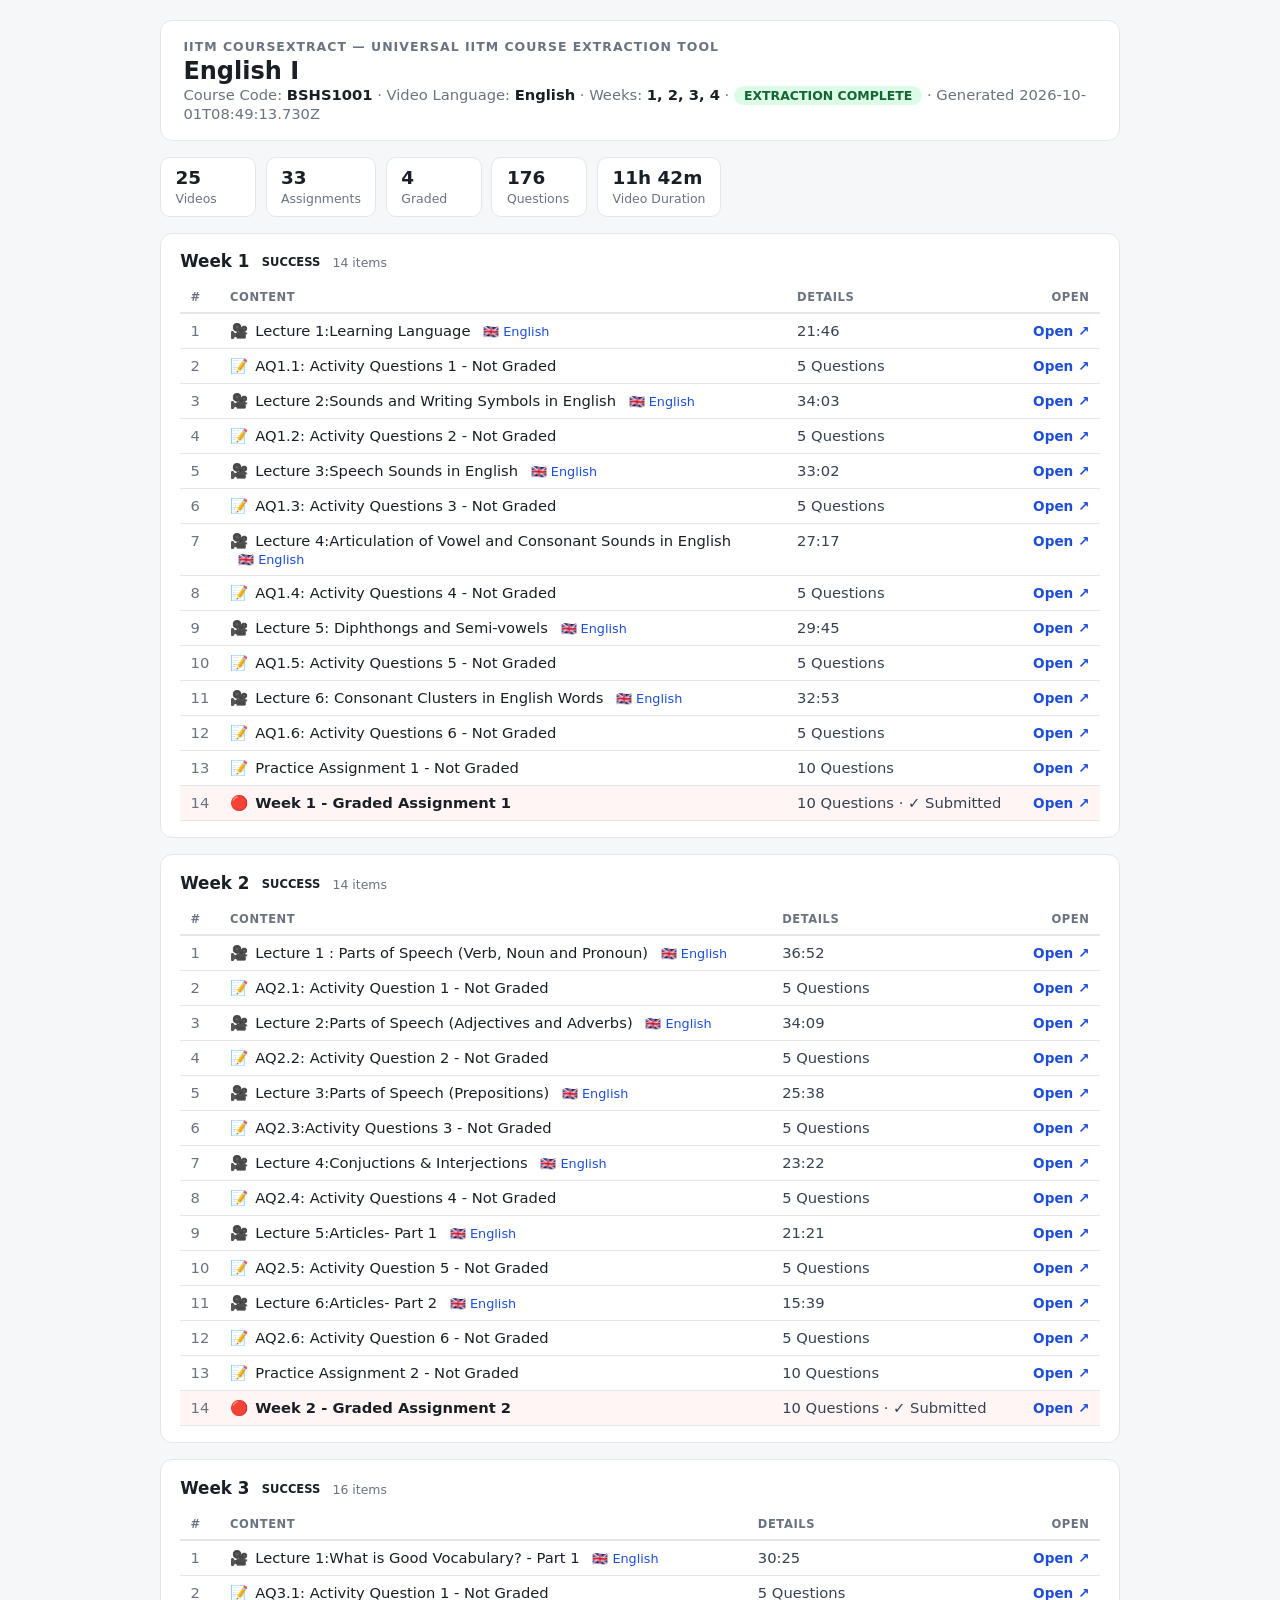
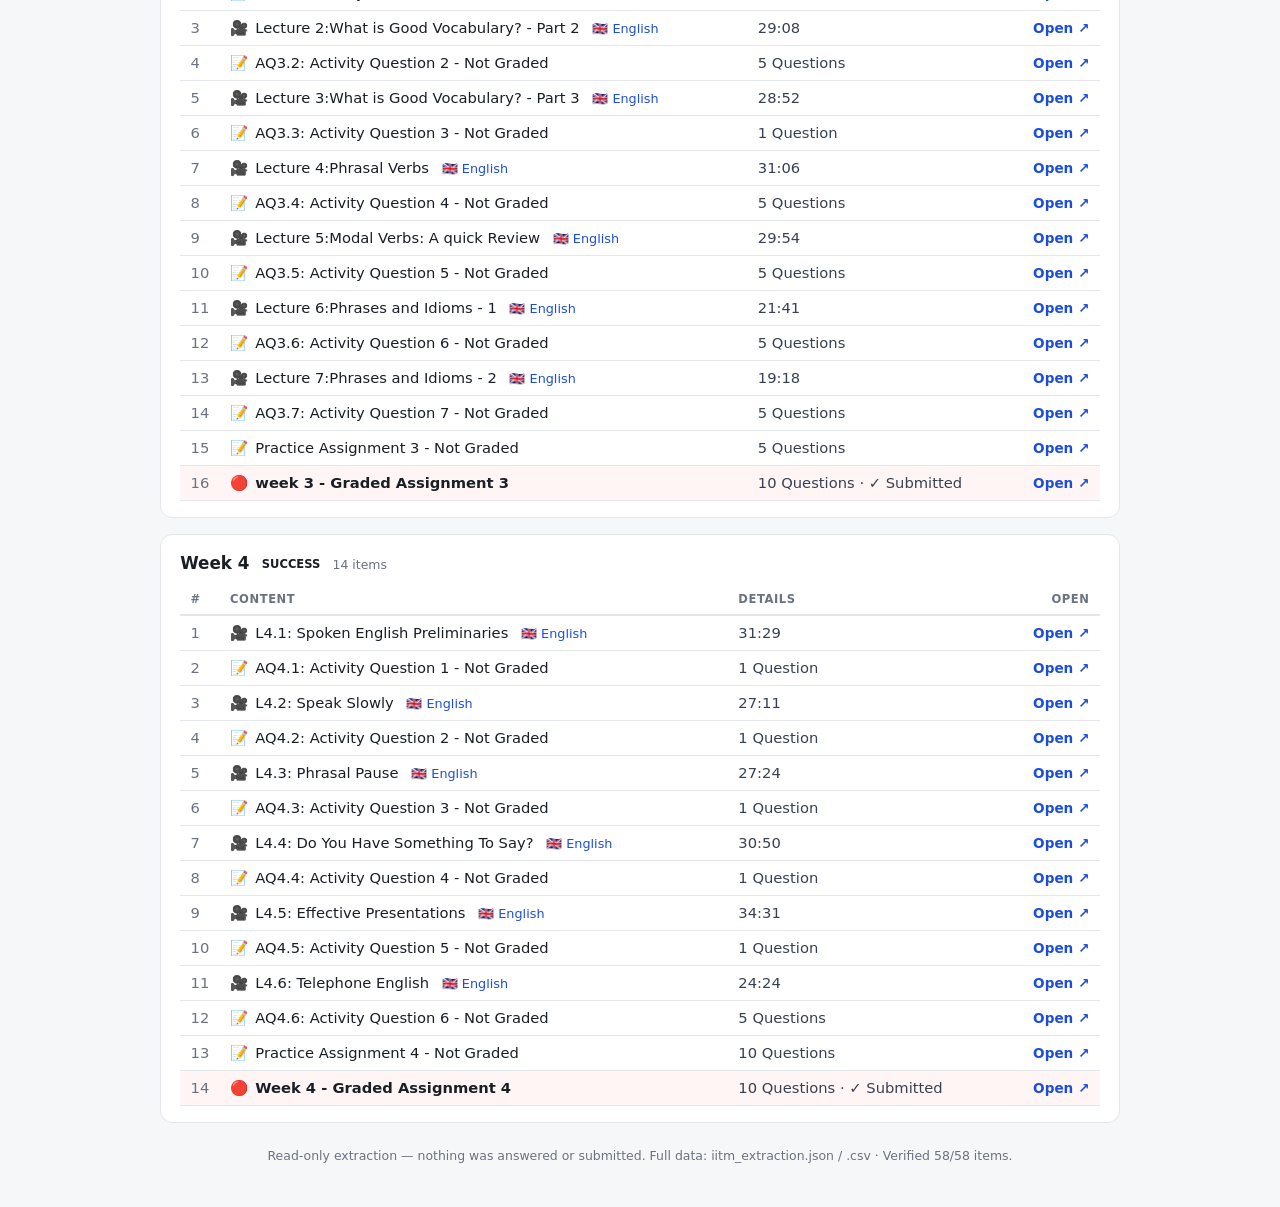
<file: reference/syllabus/English I — IITM CourseXtract (10_1_2026 2：20：44 PM).html>
<!DOCTYPE html> <html lang=en style><!--
 Page saved with SingleFile 
 url: http://127.0.0.1:5500/output/courses/English%20I/english/final/iitm_extraction.html 
 saved date: Thu Oct 01 2026 14:20:44 GMT+0530 (India Standard Time)
--><meta charset=utf-8>
<meta name=viewport content="width=device-width, initial-scale=1">
<title>English I — IITM CourseXtract</title>
<style>:root{--line:#e3e6ea;--muted:#6b7280;--warn:#b45309;--bad:#b91c1c}*{box-sizing:border-box}body{font-family:system-ui,"Segoe UI",Roboto,Arial,sans-serif;color:#1a1f26;background:#f6f7f9;margin:0;padding:1.25rem}.wrap{max-width:960px;margin:0 auto}header.app{background:#fff;border:1px solid var(--line);border-radius:12px;padding:1.1rem 1.4rem;margin-bottom:1rem}.brand{font-size:.78rem;font-weight:700;letter-spacing:.08em;text-transform:uppercase;color:var(--muted)}h1{margin:.2rem 0 .1rem;font-size:1.5rem}.meta{color:var(--muted);font-size:.92rem}.meta b{color:#1a1f26}.badge{display:inline-block;padding:2px 10px;border-radius:999px;font-size:.78rem;font-weight:700}.badge.ok{background:#dcfce7;color:#166534}.summary{display:flex;flex-wrap:wrap;gap:.6rem;margin-bottom:1rem}.card{background:#fff;border:1px solid var(--line);border-radius:10px;padding:.55rem .9rem;min-width:96px}.card b{display:block;font-size:1.15rem}.card span{font-size:.78rem;color:var(--muted)}.week{background:#fff;border:1px solid var(--line);border-radius:12px;padding:1rem 1.2rem;margin-bottom:1rem;overflow-x:auto}h2{font-size:1.05rem;margin:.1rem 0 .7rem}.wk-status{font-size:.72rem;vertical-align:middle;margin-left:.4rem}.wk-count{font-size:.78rem;color:var(--muted);font-weight:400;margin-left:.4rem}table{border-collapse:collapse;width:100%;font-size:.92rem}th,td{border-bottom:1px solid var(--line);padding:.5rem .65rem;text-align:left;vertical-align:top}th{font-size:.72rem;text-transform:uppercase;letter-spacing:.05em;color:var(--muted);border-bottom:2px solid var(--line)}td.num{width:2.2rem;color:var(--muted);font-variant-numeric:tabular-nums}td.content .icon{margin-right:.45rem}td.content .title{word-break:break-word}td.details{white-space:nowrap;color:#374151}td.open,th.open{width:5.5rem;text-align:right;white-space:nowrap}a{color:#1d4ed8;text-decoration:none}a:hover{text-decoration:underline}a.lang{font-size:.8rem;margin-left:.5rem;white-space:nowrap}a.open{font-size:.85rem;font-weight:600}tr.graded td{background:#fff5f5}tr.graded td.content .title{font-weight:700}footer{color:var(--muted);font-size:.78rem;text-align:center;padding:.6rem 0 1.5rem}@media (max-width:640px){body{padding:.6rem}td.details{white-space:normal}th,td{padding:.45rem .4rem}.card{min-width:80px;flex:1}}</style><meta name=referrer content=no-referrer><link rel=canonical href=http://127.0.0.1:5500/output/courses/English%20I/english/final/iitm_extraction.html><meta http-equiv=content-security-policy content="default-src 'none'; font-src 'self' data:; img-src 'self' data:; style-src 'unsafe-inline'; media-src 'self' data:; script-src 'unsafe-inline' data:; object-src 'self' data:; frame-src 'self' data:; form-action 'none'; base-uri 'none';"><body>
<div class=wrap>
 <header class=app>
 <div class=brand>IITM CourseXtract — Universal IITM Course Extraction Tool</div>
 <h1>English I</h1>
 <div class=meta>
 Course Code: <b>BSHS1001</b>
 · Video Language: <b>English</b>
 · Weeks: <b>1, 2, 3, 4</b>
 · <span class="badge ok">EXTRACTION COMPLETE</span>
 · Generated 2026-10-01T08:49:13.730Z
 </div>
 </header>
 <section class=summary>
 <div class=card><b>25</b><span>Videos</span></div>
 <div class=card><b>33</b><span>Assignments</span></div>
 <div class=card><b>4</b><span>Graded</span></div>
 <div class=card><b>176</b><span>Questions</span></div>
 <div class=card><b>11h 42m</b><span>Video Duration</span></div>
 </section>
 <section class=week id=week-1>
 <h2>Week 1 <span class="wk-status ok">SUCCESS</span> <span class=wk-count>14 items</span></h2>
 <table>
 <thead><tr><th class=num>#<th>Content<th>Details<th class=open>Open</thead>
 <tbody>
 <tr class=video><td class=num>1<td class=content><span class=icon aria-hidden=true>🎥</span><span class=title>Lecture 1:Learning Language</span> <a class=lang href="https://www.youtube.com/watch?v=DgKYu1pi3qg" target=_blank rel=noopener title="English lecture video">🇬🇧 English</a><td class=details>21:46<td class=open><a class=open href="https://seek.onlinedegree.iitm.ac.in/courses/ns_26q2_hs1001?source=eyJhbGciOiJFUzI1NiIsInR5cCI6IkpXVCJ9.[base64].FMBRSxiTVOji9iiYB5Oih0iKDJgw-OuI4CyIns5WIeUPGXc6r-0O59wo7sBxhU5hA87d6b1A94V0r_9RvuYe5w&amp;id=34" target=_blank rel=noopener>Open ↗</a></tr>
 <tr class=assign><td class=num>2<td class=content><span class=icon aria-hidden=true>📝</span><span class=title>AQ1.1: Activity Questions 1 - Not Graded</span><td class=details>5 Questions<td class=open><a class=open href="https://seek.onlinedegree.iitm.ac.in/courses/ns_26q2_hs1001?source=eyJhbGciOiJFUzI1NiIsInR5cCI6IkpXVCJ9.[base64].FMBRSxiTVOji9iiYB5Oih0iKDJgw-OuI4CyIns5WIeUPGXc6r-0O59wo7sBxhU5hA87d6b1A94V0r_9RvuYe5w&amp;id=35" target=_blank rel=noopener>Open ↗</a></tr>
 <tr class=video><td class=num>3<td class=content><span class=icon aria-hidden=true>🎥</span><span class=title>Lecture 2:Sounds and Writing Symbols in English</span> <a class=lang href="https://www.youtube.com/watch?v=xcc0U_U4xhg" target=_blank rel=noopener title="English lecture video">🇬🇧 English</a><td class=details>34:03<td class=open><a class=open href="https://seek.onlinedegree.iitm.ac.in/courses/ns_26q2_hs1001?source=eyJhbGciOiJFUzI1NiIsInR5cCI6IkpXVCJ9.[base64].FMBRSxiTVOji9iiYB5Oih0iKDJgw-OuI4CyIns5WIeUPGXc6r-0O59wo7sBxhU5hA87d6b1A94V0r_9RvuYe5w&amp;id=36" target=_blank rel=noopener>Open ↗</a></tr>
 <tr class=assign><td class=num>4<td class=content><span class=icon aria-hidden=true>📝</span><span class=title>AQ1.2: Activity Questions 2 - Not Graded</span><td class=details>5 Questions<td class=open><a class=open href="https://seek.onlinedegree.iitm.ac.in/courses/ns_26q2_hs1001?source=eyJhbGciOiJFUzI1NiIsInR5cCI6IkpXVCJ9.[base64].FMBRSxiTVOji9iiYB5Oih0iKDJgw-OuI4CyIns5WIeUPGXc6r-0O59wo7sBxhU5hA87d6b1A94V0r_9RvuYe5w&amp;id=37" target=_blank rel=noopener>Open ↗</a></tr>
 <tr class=video><td class=num>5<td class=content><span class=icon aria-hidden=true>🎥</span><span class=title>Lecture 3:Speech Sounds in English</span> <a class=lang href="https://www.youtube.com/watch?v=MMBrfQC0V9A" target=_blank rel=noopener title="English lecture video">🇬🇧 English</a><td class=details>33:02<td class=open><a class=open href="https://seek.onlinedegree.iitm.ac.in/courses/ns_26q2_hs1001?source=eyJhbGciOiJFUzI1NiIsInR5cCI6IkpXVCJ9.[base64].FMBRSxiTVOji9iiYB5Oih0iKDJgw-OuI4CyIns5WIeUPGXc6r-0O59wo7sBxhU5hA87d6b1A94V0r_9RvuYe5w&amp;id=38" target=_blank rel=noopener>Open ↗</a></tr>
 <tr class=assign><td class=num>6<td class=content><span class=icon aria-hidden=true>📝</span><span class=title>AQ1.3: Activity Questions 3 - Not Graded</span><td class=details>5 Questions<td class=open><a class=open href="https://seek.onlinedegree.iitm.ac.in/courses/ns_26q2_hs1001?source=eyJhbGciOiJFUzI1NiIsInR5cCI6IkpXVCJ9.[base64].FMBRSxiTVOji9iiYB5Oih0iKDJgw-OuI4CyIns5WIeUPGXc6r-0O59wo7sBxhU5hA87d6b1A94V0r_9RvuYe5w&amp;id=39" target=_blank rel=noopener>Open ↗</a></tr>
 <tr class=video><td class=num>7<td class=content><span class=icon aria-hidden=true>🎥</span><span class=title>Lecture 4:Articulation of Vowel and Consonant Sounds in English</span> <a class=lang href="https://www.youtube.com/watch?v=fC-UbX3MsGs" target=_blank rel=noopener title="English lecture video">🇬🇧 English</a><td class=details>27:17<td class=open><a class=open href="https://seek.onlinedegree.iitm.ac.in/courses/ns_26q2_hs1001?source=eyJhbGciOiJFUzI1NiIsInR5cCI6IkpXVCJ9.[base64].FMBRSxiTVOji9iiYB5Oih0iKDJgw-OuI4CyIns5WIeUPGXc6r-0O59wo7sBxhU5hA87d6b1A94V0r_9RvuYe5w&amp;id=40" target=_blank rel=noopener>Open ↗</a></tr>
 <tr class=assign><td class=num>8<td class=content><span class=icon aria-hidden=true>📝</span><span class=title>AQ1.4: Activity Questions 4 - Not Graded</span><td class=details>5 Questions<td class=open><a class=open href="https://seek.onlinedegree.iitm.ac.in/courses/ns_26q2_hs1001?source=eyJhbGciOiJFUzI1NiIsInR5cCI6IkpXVCJ9.[base64].FMBRSxiTVOji9iiYB5Oih0iKDJgw-OuI4CyIns5WIeUPGXc6r-0O59wo7sBxhU5hA87d6b1A94V0r_9RvuYe5w&amp;id=41" target=_blank rel=noopener>Open ↗</a></tr>
 <tr class=video><td class=num>9<td class=content><span class=icon aria-hidden=true>🎥</span><span class=title>Lecture 5: Diphthongs and Semi-vowels</span> <a class=lang href="https://www.youtube.com/watch?v=ZXDnZaHuo_I" target=_blank rel=noopener title="English lecture video">🇬🇧 English</a><td class=details>29:45<td class=open><a class=open href="https://seek.onlinedegree.iitm.ac.in/courses/ns_26q2_hs1001?source=eyJhbGciOiJFUzI1NiIsInR5cCI6IkpXVCJ9.[base64].FMBRSxiTVOji9iiYB5Oih0iKDJgw-OuI4CyIns5WIeUPGXc6r-0O59wo7sBxhU5hA87d6b1A94V0r_9RvuYe5w&amp;id=42" target=_blank rel=noopener>Open ↗</a></tr>
 <tr class=assign><td class=num>10<td class=content><span class=icon aria-hidden=true>📝</span><span class=title>AQ1.5: Activity Questions 5 - Not Graded</span><td class=details>5 Questions<td class=open><a class=open href="https://seek.onlinedegree.iitm.ac.in/courses/ns_26q2_hs1001?source=eyJhbGciOiJFUzI1NiIsInR5cCI6IkpXVCJ9.[base64].FMBRSxiTVOji9iiYB5Oih0iKDJgw-OuI4CyIns5WIeUPGXc6r-0O59wo7sBxhU5hA87d6b1A94V0r_9RvuYe5w&amp;id=43" target=_blank rel=noopener>Open ↗</a></tr>
 <tr class=video><td class=num>11<td class=content><span class=icon aria-hidden=true>🎥</span><span class=title>Lecture 6: Consonant Clusters in English Words</span> <a class=lang href="https://www.youtube.com/watch?v=Pj1iWVqBuyg" target=_blank rel=noopener title="English lecture video">🇬🇧 English</a><td class=details>32:53<td class=open><a class=open href="https://seek.onlinedegree.iitm.ac.in/courses/ns_26q2_hs1001?source=eyJhbGciOiJFUzI1NiIsInR5cCI6IkpXVCJ9.[base64].FMBRSxiTVOji9iiYB5Oih0iKDJgw-OuI4CyIns5WIeUPGXc6r-0O59wo7sBxhU5hA87d6b1A94V0r_9RvuYe5w&amp;id=44" target=_blank rel=noopener>Open ↗</a></tr>
 <tr class=assign><td class=num>12<td class=content><span class=icon aria-hidden=true>📝</span><span class=title>AQ1.6: Activity Questions 6 - Not Graded</span><td class=details>5 Questions<td class=open><a class=open href="https://seek.onlinedegree.iitm.ac.in/courses/ns_26q2_hs1001?source=eyJhbGciOiJFUzI1NiIsInR5cCI6IkpXVCJ9.[base64].FMBRSxiTVOji9iiYB5Oih0iKDJgw-OuI4CyIns5WIeUPGXc6r-0O59wo7sBxhU5hA87d6b1A94V0r_9RvuYe5w&amp;id=45" target=_blank rel=noopener>Open ↗</a></tr>
 <tr class=assign><td class=num>13<td class=content><span class=icon aria-hidden=true>📝</span><span class=title>Practice Assignment 1 - Not Graded</span><td class=details>10 Questions<td class=open><a class=open href="https://seek.onlinedegree.iitm.ac.in/courses/ns_26q2_hs1001?source=eyJhbGciOiJFUzI1NiIsInR5cCI6IkpXVCJ9.[base64].FMBRSxiTVOji9iiYB5Oih0iKDJgw-OuI4CyIns5WIeUPGXc6r-0O59wo7sBxhU5hA87d6b1A94V0r_9RvuYe5w&amp;id=46" target=_blank rel=noopener>Open ↗</a></tr>
 <tr class=graded><td class=num>14<td class=content><span class=icon aria-hidden=true>🔴</span><span class=title>Week 1 - Graded Assignment 1</span><td class=details>10 Questions · ✓ Submitted<td class=open><a class=open href="https://seek.onlinedegree.iitm.ac.in/courses/ns_26q2_hs1001?source=eyJhbGciOiJFUzI1NiIsInR5cCI6IkpXVCJ9.[base64].FMBRSxiTVOji9iiYB5Oih0iKDJgw-OuI4CyIns5WIeUPGXc6r-0O59wo7sBxhU5hA87d6b1A94V0r_9RvuYe5w&amp;id=48" target=_blank rel=noopener>Open ↗</a></tr>
 </tbody>
 </table>
 </section>
 <section class=week id=week-2>
 <h2>Week 2 <span class="wk-status ok">SUCCESS</span> <span class=wk-count>14 items</span></h2>
 <table>
 <thead><tr><th class=num>#<th>Content<th>Details<th class=open>Open</thead>
 <tbody>
 <tr class=video><td class=num>1<td class=content><span class=icon aria-hidden=true>🎥</span><span class=title>Lecture 1 : Parts of Speech (Verb, Noun and Pronoun)</span> <a class=lang href="https://www.youtube.com/watch?v=RvcNFUfeqHI" target=_blank rel=noopener title="English lecture video">🇬🇧 English</a><td class=details>36:52<td class=open><a class=open href="https://seek.onlinedegree.iitm.ac.in/courses/ns_26q2_hs1001?source=eyJhbGciOiJFUzI1NiIsInR5cCI6IkpXVCJ9.[base64].FMBRSxiTVOji9iiYB5Oih0iKDJgw-OuI4CyIns5WIeUPGXc6r-0O59wo7sBxhU5hA87d6b1A94V0r_9RvuYe5w&amp;id=51" target=_blank rel=noopener>Open ↗</a></tr>
 <tr class=assign><td class=num>2<td class=content><span class=icon aria-hidden=true>📝</span><span class=title>AQ2.1: Activity Question 1 - Not Graded</span><td class=details>5 Questions<td class=open><a class=open href="https://seek.onlinedegree.iitm.ac.in/courses/ns_26q2_hs1001?source=eyJhbGciOiJFUzI1NiIsInR5cCI6IkpXVCJ9.[base64].FMBRSxiTVOji9iiYB5Oih0iKDJgw-OuI4CyIns5WIeUPGXc6r-0O59wo7sBxhU5hA87d6b1A94V0r_9RvuYe5w&amp;id=52" target=_blank rel=noopener>Open ↗</a></tr>
 <tr class=video><td class=num>3<td class=content><span class=icon aria-hidden=true>🎥</span><span class=title>Lecture 2:Parts of Speech (Adjectives and Adverbs)</span> <a class=lang href="https://www.youtube.com/watch?v=1xo6TWVjYbE" target=_blank rel=noopener title="English lecture video">🇬🇧 English</a><td class=details>34:09<td class=open><a class=open href="https://seek.onlinedegree.iitm.ac.in/courses/ns_26q2_hs1001?source=eyJhbGciOiJFUzI1NiIsInR5cCI6IkpXVCJ9.[base64].FMBRSxiTVOji9iiYB5Oih0iKDJgw-OuI4CyIns5WIeUPGXc6r-0O59wo7sBxhU5hA87d6b1A94V0r_9RvuYe5w&amp;id=53" target=_blank rel=noopener>Open ↗</a></tr>
 <tr class=assign><td class=num>4<td class=content><span class=icon aria-hidden=true>📝</span><span class=title>AQ2.2: Activity Question 2 - Not Graded</span><td class=details>5 Questions<td class=open><a class=open href="https://seek.onlinedegree.iitm.ac.in/courses/ns_26q2_hs1001?source=eyJhbGciOiJFUzI1NiIsInR5cCI6IkpXVCJ9.[base64].FMBRSxiTVOji9iiYB5Oih0iKDJgw-OuI4CyIns5WIeUPGXc6r-0O59wo7sBxhU5hA87d6b1A94V0r_9RvuYe5w&amp;id=54" target=_blank rel=noopener>Open ↗</a></tr>
 <tr class=video><td class=num>5<td class=content><span class=icon aria-hidden=true>🎥</span><span class=title>Lecture 3:Parts of Speech (Prepositions)</span> <a class=lang href="https://www.youtube.com/watch?v=ajGNF1CO_Vs" target=_blank rel=noopener title="English lecture video">🇬🇧 English</a><td class=details>25:38<td class=open><a class=open href="https://seek.onlinedegree.iitm.ac.in/courses/ns_26q2_hs1001?source=eyJhbGciOiJFUzI1NiIsInR5cCI6IkpXVCJ9.[base64].FMBRSxiTVOji9iiYB5Oih0iKDJgw-OuI4CyIns5WIeUPGXc6r-0O59wo7sBxhU5hA87d6b1A94V0r_9RvuYe5w&amp;id=55" target=_blank rel=noopener>Open ↗</a></tr>
 <tr class=assign><td class=num>6<td class=content><span class=icon aria-hidden=true>📝</span><span class=title>AQ2.3:Activity Questions 3 - Not Graded</span><td class=details>5 Questions<td class=open><a class=open href="https://seek.onlinedegree.iitm.ac.in/courses/ns_26q2_hs1001?source=eyJhbGciOiJFUzI1NiIsInR5cCI6IkpXVCJ9.[base64].FMBRSxiTVOji9iiYB5Oih0iKDJgw-OuI4CyIns5WIeUPGXc6r-0O59wo7sBxhU5hA87d6b1A94V0r_9RvuYe5w&amp;id=56" target=_blank rel=noopener>Open ↗</a></tr>
 <tr class=video><td class=num>7<td class=content><span class=icon aria-hidden=true>🎥</span><span class=title>Lecture 4:Conjuctions &amp; Interjections</span> <a class=lang href="https://www.youtube.com/watch?v=uxCVjgMfW34" target=_blank rel=noopener title="English lecture video">🇬🇧 English</a><td class=details>23:22<td class=open><a class=open href="https://seek.onlinedegree.iitm.ac.in/courses/ns_26q2_hs1001?source=eyJhbGciOiJFUzI1NiIsInR5cCI6IkpXVCJ9.[base64].FMBRSxiTVOji9iiYB5Oih0iKDJgw-OuI4CyIns5WIeUPGXc6r-0O59wo7sBxhU5hA87d6b1A94V0r_9RvuYe5w&amp;id=57" target=_blank rel=noopener>Open ↗</a></tr>
 <tr class=assign><td class=num>8<td class=content><span class=icon aria-hidden=true>📝</span><span class=title>AQ2.4: Activity Questions 4 - Not Graded</span><td class=details>5 Questions<td class=open><a class=open href="https://seek.onlinedegree.iitm.ac.in/courses/ns_26q2_hs1001?source=eyJhbGciOiJFUzI1NiIsInR5cCI6IkpXVCJ9.[base64].FMBRSxiTVOji9iiYB5Oih0iKDJgw-OuI4CyIns5WIeUPGXc6r-0O59wo7sBxhU5hA87d6b1A94V0r_9RvuYe5w&amp;id=58" target=_blank rel=noopener>Open ↗</a></tr>
 <tr class=video><td class=num>9<td class=content><span class=icon aria-hidden=true>🎥</span><span class=title>Lecture 5:Articles- Part 1</span> <a class=lang href="https://www.youtube.com/watch?v=KXWalyM03b8" target=_blank rel=noopener title="English lecture video">🇬🇧 English</a><td class=details>21:21<td class=open><a class=open href="https://seek.onlinedegree.iitm.ac.in/courses/ns_26q2_hs1001?source=eyJhbGciOiJFUzI1NiIsInR5cCI6IkpXVCJ9.[base64].FMBRSxiTVOji9iiYB5Oih0iKDJgw-OuI4CyIns5WIeUPGXc6r-0O59wo7sBxhU5hA87d6b1A94V0r_9RvuYe5w&amp;id=59" target=_blank rel=noopener>Open ↗</a></tr>
 <tr class=assign><td class=num>10<td class=content><span class=icon aria-hidden=true>📝</span><span class=title>AQ2.5: Activity Question 5 - Not Graded</span><td class=details>5 Questions<td class=open><a class=open href="https://seek.onlinedegree.iitm.ac.in/courses/ns_26q2_hs1001?source=eyJhbGciOiJFUzI1NiIsInR5cCI6IkpXVCJ9.[base64].FMBRSxiTVOji9iiYB5Oih0iKDJgw-OuI4CyIns5WIeUPGXc6r-0O59wo7sBxhU5hA87d6b1A94V0r_9RvuYe5w&amp;id=60" target=_blank rel=noopener>Open ↗</a></tr>
 <tr class=video><td class=num>11<td class=content><span class=icon aria-hidden=true>🎥</span><span class=title>Lecture 6:Articles- Part 2</span> <a class=lang href="https://www.youtube.com/watch?v=V-1ZDPS6EC0" target=_blank rel=noopener title="English lecture video">🇬🇧 English</a><td class=details>15:39<td class=open><a class=open href="https://seek.onlinedegree.iitm.ac.in/courses/ns_26q2_hs1001?source=eyJhbGciOiJFUzI1NiIsInR5cCI6IkpXVCJ9.[base64].FMBRSxiTVOji9iiYB5Oih0iKDJgw-OuI4CyIns5WIeUPGXc6r-0O59wo7sBxhU5hA87d6b1A94V0r_9RvuYe5w&amp;id=61" target=_blank rel=noopener>Open ↗</a></tr>
 <tr class=assign><td class=num>12<td class=content><span class=icon aria-hidden=true>📝</span><span class=title>AQ2.6: Activity Question 6 - Not Graded</span><td class=details>5 Questions<td class=open><a class=open href="https://seek.onlinedegree.iitm.ac.in/courses/ns_26q2_hs1001?source=eyJhbGciOiJFUzI1NiIsInR5cCI6IkpXVCJ9.[base64].FMBRSxiTVOji9iiYB5Oih0iKDJgw-OuI4CyIns5WIeUPGXc6r-0O59wo7sBxhU5hA87d6b1A94V0r_9RvuYe5w&amp;id=62" target=_blank rel=noopener>Open ↗</a></tr>
 <tr class=assign><td class=num>13<td class=content><span class=icon aria-hidden=true>📝</span><span class=title>Practice Assignment 2 - Not Graded</span><td class=details>10 Questions<td class=open><a class=open href="https://seek.onlinedegree.iitm.ac.in/courses/ns_26q2_hs1001?source=eyJhbGciOiJFUzI1NiIsInR5cCI6IkpXVCJ9.[base64].FMBRSxiTVOji9iiYB5Oih0iKDJgw-OuI4CyIns5WIeUPGXc6r-0O59wo7sBxhU5hA87d6b1A94V0r_9RvuYe5w&amp;id=63" target=_blank rel=noopener>Open ↗</a></tr>
 <tr class=graded><td class=num>14<td class=content><span class=icon aria-hidden=true>🔴</span><span class=title>Week 2 - Graded Assignment 2</span><td class=details>10 Questions · ✓ Submitted<td class=open><a class=open href="https://seek.onlinedegree.iitm.ac.in/courses/ns_26q2_hs1001?source=eyJhbGciOiJFUzI1NiIsInR5cCI6IkpXVCJ9.[base64].FMBRSxiTVOji9iiYB5Oih0iKDJgw-OuI4CyIns5WIeUPGXc6r-0O59wo7sBxhU5hA87d6b1A94V0r_9RvuYe5w&amp;id=65" target=_blank rel=noopener>Open ↗</a></tr>
 </tbody>
 </table>
 </section>
 <section class=week id=week-3>
 <h2>Week 3 <span class="wk-status ok">SUCCESS</span> <span class=wk-count>16 items</span></h2>
 <table>
 <thead><tr><th class=num>#<th>Content<th>Details<th class=open>Open</thead>
 <tbody>
 <tr class=video><td class=num>1<td class=content><span class=icon aria-hidden=true>🎥</span><span class=title>Lecture 1:What is Good Vocabulary? - Part 1</span> <a class=lang href="https://www.youtube.com/watch?v=A2eI-Ttmd7I" target=_blank rel=noopener title="English lecture video">🇬🇧 English</a><td class=details>30:25<td class=open><a class=open href="https://seek.onlinedegree.iitm.ac.in/courses/ns_26q2_hs1001?source=eyJhbGciOiJFUzI1NiIsInR5cCI6IkpXVCJ9.[base64].FMBRSxiTVOji9iiYB5Oih0iKDJgw-OuI4CyIns5WIeUPGXc6r-0O59wo7sBxhU5hA87d6b1A94V0r_9RvuYe5w&amp;id=72" target=_blank rel=noopener>Open ↗</a></tr>
 <tr class=assign><td class=num>2<td class=content><span class=icon aria-hidden=true>📝</span><span class=title>AQ3.1: Activity Question 1 - Not Graded</span><td class=details>5 Questions<td class=open><a class=open href="https://seek.onlinedegree.iitm.ac.in/courses/ns_26q2_hs1001?source=eyJhbGciOiJFUzI1NiIsInR5cCI6IkpXVCJ9.[base64].FMBRSxiTVOji9iiYB5Oih0iKDJgw-OuI4CyIns5WIeUPGXc6r-0O59wo7sBxhU5hA87d6b1A94V0r_9RvuYe5w&amp;id=73" target=_blank rel=noopener>Open ↗</a></tr>
 <tr class=video><td class=num>3<td class=content><span class=icon aria-hidden=true>🎥</span><span class=title>Lecture 2:What is Good Vocabulary? - Part 2</span> <a class=lang href="https://www.youtube.com/watch?v=pHkc23_0ULI" target=_blank rel=noopener title="English lecture video">🇬🇧 English</a><td class=details>29:08<td class=open><a class=open href="https://seek.onlinedegree.iitm.ac.in/courses/ns_26q2_hs1001?source=eyJhbGciOiJFUzI1NiIsInR5cCI6IkpXVCJ9.[base64].FMBRSxiTVOji9iiYB5Oih0iKDJgw-OuI4CyIns5WIeUPGXc6r-0O59wo7sBxhU5hA87d6b1A94V0r_9RvuYe5w&amp;id=75" target=_blank rel=noopener>Open ↗</a></tr>
 <tr class=assign><td class=num>4<td class=content><span class=icon aria-hidden=true>📝</span><span class=title>AQ3.2: Activity Question 2 - Not Graded</span><td class=details>5 Questions<td class=open><a class=open href="https://seek.onlinedegree.iitm.ac.in/courses/ns_26q2_hs1001?source=eyJhbGciOiJFUzI1NiIsInR5cCI6IkpXVCJ9.[base64].FMBRSxiTVOji9iiYB5Oih0iKDJgw-OuI4CyIns5WIeUPGXc6r-0O59wo7sBxhU5hA87d6b1A94V0r_9RvuYe5w&amp;id=76" target=_blank rel=noopener>Open ↗</a></tr>
 <tr class=video><td class=num>5<td class=content><span class=icon aria-hidden=true>🎥</span><span class=title>Lecture 3:What is Good Vocabulary? - Part 3</span> <a class=lang href="https://www.youtube.com/watch?v=b8Wq_9P7uqI" target=_blank rel=noopener title="English lecture video">🇬🇧 English</a><td class=details>28:52<td class=open><a class=open href="https://seek.onlinedegree.iitm.ac.in/courses/ns_26q2_hs1001?source=eyJhbGciOiJFUzI1NiIsInR5cCI6IkpXVCJ9.[base64].FMBRSxiTVOji9iiYB5Oih0iKDJgw-OuI4CyIns5WIeUPGXc6r-0O59wo7sBxhU5hA87d6b1A94V0r_9RvuYe5w&amp;id=78" target=_blank rel=noopener>Open ↗</a></tr>
 <tr class=assign><td class=num>6<td class=content><span class=icon aria-hidden=true>📝</span><span class=title>AQ3.3: Activity Question 3 - Not Graded</span><td class=details>1 Question<td class=open><a class=open href="https://seek.onlinedegree.iitm.ac.in/courses/ns_26q2_hs1001?source=eyJhbGciOiJFUzI1NiIsInR5cCI6IkpXVCJ9.[base64].FMBRSxiTVOji9iiYB5Oih0iKDJgw-OuI4CyIns5WIeUPGXc6r-0O59wo7sBxhU5hA87d6b1A94V0r_9RvuYe5w&amp;id=79" target=_blank rel=noopener>Open ↗</a></tr>
 <tr class=video><td class=num>7<td class=content><span class=icon aria-hidden=true>🎥</span><span class=title>Lecture 4:Phrasal Verbs</span> <a class=lang href="https://www.youtube.com/watch?v=lnWNuXh4NEs" target=_blank rel=noopener title="English lecture video">🇬🇧 English</a><td class=details>31:06<td class=open><a class=open href="https://seek.onlinedegree.iitm.ac.in/courses/ns_26q2_hs1001?source=eyJhbGciOiJFUzI1NiIsInR5cCI6IkpXVCJ9.[base64].FMBRSxiTVOji9iiYB5Oih0iKDJgw-OuI4CyIns5WIeUPGXc6r-0O59wo7sBxhU5hA87d6b1A94V0r_9RvuYe5w&amp;id=80" target=_blank rel=noopener>Open ↗</a></tr>
 <tr class=assign><td class=num>8<td class=content><span class=icon aria-hidden=true>📝</span><span class=title>AQ3.4: Activity Question 4 - Not Graded</span><td class=details>5 Questions<td class=open><a class=open href="https://seek.onlinedegree.iitm.ac.in/courses/ns_26q2_hs1001?source=eyJhbGciOiJFUzI1NiIsInR5cCI6IkpXVCJ9.[base64].FMBRSxiTVOji9iiYB5Oih0iKDJgw-OuI4CyIns5WIeUPGXc6r-0O59wo7sBxhU5hA87d6b1A94V0r_9RvuYe5w&amp;id=81" target=_blank rel=noopener>Open ↗</a></tr>
 <tr class=video><td class=num>9<td class=content><span class=icon aria-hidden=true>🎥</span><span class=title>Lecture 5:Modal Verbs: A quick Review</span> <a class=lang href="https://www.youtube.com/watch?v=XFPZfdWCom4" target=_blank rel=noopener title="English lecture video">🇬🇧 English</a><td class=details>29:54<td class=open><a class=open href="https://seek.onlinedegree.iitm.ac.in/courses/ns_26q2_hs1001?source=eyJhbGciOiJFUzI1NiIsInR5cCI6IkpXVCJ9.[base64].FMBRSxiTVOji9iiYB5Oih0iKDJgw-OuI4CyIns5WIeUPGXc6r-0O59wo7sBxhU5hA87d6b1A94V0r_9RvuYe5w&amp;id=83" target=_blank rel=noopener>Open ↗</a></tr>
 <tr class=assign><td class=num>10<td class=content><span class=icon aria-hidden=true>📝</span><span class=title>AQ3.5: Activity Question 5 - Not Graded</span><td class=details>5 Questions<td class=open><a class=open href="https://seek.onlinedegree.iitm.ac.in/courses/ns_26q2_hs1001?source=eyJhbGciOiJFUzI1NiIsInR5cCI6IkpXVCJ9.[base64].FMBRSxiTVOji9iiYB5Oih0iKDJgw-OuI4CyIns5WIeUPGXc6r-0O59wo7sBxhU5hA87d6b1A94V0r_9RvuYe5w&amp;id=84" target=_blank rel=noopener>Open ↗</a></tr>
 <tr class=video><td class=num>11<td class=content><span class=icon aria-hidden=true>🎥</span><span class=title>Lecture 6:Phrases and Idioms - 1</span> <a class=lang href="https://www.youtube.com/watch?v=-aTwRZVfo64" target=_blank rel=noopener title="English lecture video">🇬🇧 English</a><td class=details>21:41<td class=open><a class=open href="https://seek.onlinedegree.iitm.ac.in/courses/ns_26q2_hs1001?source=eyJhbGciOiJFUzI1NiIsInR5cCI6IkpXVCJ9.[base64].FMBRSxiTVOji9iiYB5Oih0iKDJgw-OuI4CyIns5WIeUPGXc6r-0O59wo7sBxhU5hA87d6b1A94V0r_9RvuYe5w&amp;id=85" target=_blank rel=noopener>Open ↗</a></tr>
 <tr class=assign><td class=num>12<td class=content><span class=icon aria-hidden=true>📝</span><span class=title>AQ3.6: Activity Question 6 - Not Graded</span><td class=details>5 Questions<td class=open><a class=open href="https://seek.onlinedegree.iitm.ac.in/courses/ns_26q2_hs1001?source=eyJhbGciOiJFUzI1NiIsInR5cCI6IkpXVCJ9.[base64].FMBRSxiTVOji9iiYB5Oih0iKDJgw-OuI4CyIns5WIeUPGXc6r-0O59wo7sBxhU5hA87d6b1A94V0r_9RvuYe5w&amp;id=86" target=_blank rel=noopener>Open ↗</a></tr>
 <tr class=video><td class=num>13<td class=content><span class=icon aria-hidden=true>🎥</span><span class=title>Lecture 7:Phrases and Idioms - 2</span> <a class=lang href="https://www.youtube.com/watch?v=r5wn7XuDCV8" target=_blank rel=noopener title="English lecture video">🇬🇧 English</a><td class=details>19:18<td class=open><a class=open href="https://seek.onlinedegree.iitm.ac.in/courses/ns_26q2_hs1001?source=eyJhbGciOiJFUzI1NiIsInR5cCI6IkpXVCJ9.[base64].FMBRSxiTVOji9iiYB5Oih0iKDJgw-OuI4CyIns5WIeUPGXc6r-0O59wo7sBxhU5hA87d6b1A94V0r_9RvuYe5w&amp;id=87" target=_blank rel=noopener>Open ↗</a></tr>
 <tr class=assign><td class=num>14<td class=content><span class=icon aria-hidden=true>📝</span><span class=title>AQ3.7: Activity Question 7 - Not Graded</span><td class=details>5 Questions<td class=open><a class=open href="https://seek.onlinedegree.iitm.ac.in/courses/ns_26q2_hs1001?source=eyJhbGciOiJFUzI1NiIsInR5cCI6IkpXVCJ9.[base64].FMBRSxiTVOji9iiYB5Oih0iKDJgw-OuI4CyIns5WIeUPGXc6r-0O59wo7sBxhU5hA87d6b1A94V0r_9RvuYe5w&amp;id=88" target=_blank rel=noopener>Open ↗</a></tr>
 <tr class=assign><td class=num>15<td class=content><span class=icon aria-hidden=true>📝</span><span class=title>Practice Assignment 3 - Not Graded</span><td class=details>5 Questions<td class=open><a class=open href="https://seek.onlinedegree.iitm.ac.in/courses/ns_26q2_hs1001?source=eyJhbGciOiJFUzI1NiIsInR5cCI6IkpXVCJ9.[base64].FMBRSxiTVOji9iiYB5Oih0iKDJgw-OuI4CyIns5WIeUPGXc6r-0O59wo7sBxhU5hA87d6b1A94V0r_9RvuYe5w&amp;id=89" target=_blank rel=noopener>Open ↗</a></tr>
 <tr class=graded><td class=num>16<td class=content><span class=icon aria-hidden=true>🔴</span><span class=title>week 3 - Graded Assignment 3</span><td class=details>10 Questions · ✓ Submitted<td class=open><a class=open href="https://seek.onlinedegree.iitm.ac.in/courses/ns_26q2_hs1001?source=eyJhbGciOiJFUzI1NiIsInR5cCI6IkpXVCJ9.[base64].FMBRSxiTVOji9iiYB5Oih0iKDJgw-OuI4CyIns5WIeUPGXc6r-0O59wo7sBxhU5hA87d6b1A94V0r_9RvuYe5w&amp;id=91" target=_blank rel=noopener>Open ↗</a></tr>
 </tbody>
 </table>
 </section>
 <section class=week id=week-4>
 <h2>Week 4 <span class="wk-status ok">SUCCESS</span> <span class=wk-count>14 items</span></h2>
 <table>
 <thead><tr><th class=num>#<th>Content<th>Details<th class=open>Open</thead>
 <tbody>
 <tr class=video><td class=num>1<td class=content><span class=icon aria-hidden=true>🎥</span><span class=title>L4.1: Spoken English Preliminaries</span> <a class=lang href="https://www.youtube.com/watch?v=_mD9iGMD73g" target=_blank rel=noopener title="English lecture video">🇬🇧 English</a><td class=details>31:29<td class=open><a class=open href="https://seek.onlinedegree.iitm.ac.in/courses/ns_26q2_hs1001?source=eyJhbGciOiJFUzI1NiIsInR5cCI6IkpXVCJ9.[base64].FMBRSxiTVOji9iiYB5Oih0iKDJgw-OuI4CyIns5WIeUPGXc6r-0O59wo7sBxhU5hA87d6b1A94V0r_9RvuYe5w&amp;id=94" target=_blank rel=noopener>Open ↗</a></tr>
 <tr class=assign><td class=num>2<td class=content><span class=icon aria-hidden=true>📝</span><span class=title>AQ4.1: Activity Question 1 - Not Graded</span><td class=details>1 Question<td class=open><a class=open href="https://seek.onlinedegree.iitm.ac.in/courses/ns_26q2_hs1001?source=eyJhbGciOiJFUzI1NiIsInR5cCI6IkpXVCJ9.[base64].FMBRSxiTVOji9iiYB5Oih0iKDJgw-OuI4CyIns5WIeUPGXc6r-0O59wo7sBxhU5hA87d6b1A94V0r_9RvuYe5w&amp;id=95" target=_blank rel=noopener>Open ↗</a></tr>
 <tr class=video><td class=num>3<td class=content><span class=icon aria-hidden=true>🎥</span><span class=title>L4.2: Speak Slowly</span> <a class=lang href="https://www.youtube.com/watch?v=9ZWNeEQEdSI" target=_blank rel=noopener title="English lecture video">🇬🇧 English</a><td class=details>27:11<td class=open><a class=open href="https://seek.onlinedegree.iitm.ac.in/courses/ns_26q2_hs1001?source=eyJhbGciOiJFUzI1NiIsInR5cCI6IkpXVCJ9.[base64].FMBRSxiTVOji9iiYB5Oih0iKDJgw-OuI4CyIns5WIeUPGXc6r-0O59wo7sBxhU5hA87d6b1A94V0r_9RvuYe5w&amp;id=96" target=_blank rel=noopener>Open ↗</a></tr>
 <tr class=assign><td class=num>4<td class=content><span class=icon aria-hidden=true>📝</span><span class=title>AQ4.2: Activity Question 2 - Not Graded</span><td class=details>1 Question<td class=open><a class=open href="https://seek.onlinedegree.iitm.ac.in/courses/ns_26q2_hs1001?source=eyJhbGciOiJFUzI1NiIsInR5cCI6IkpXVCJ9.[base64].FMBRSxiTVOji9iiYB5Oih0iKDJgw-OuI4CyIns5WIeUPGXc6r-0O59wo7sBxhU5hA87d6b1A94V0r_9RvuYe5w&amp;id=97" target=_blank rel=noopener>Open ↗</a></tr>
 <tr class=video><td class=num>5<td class=content><span class=icon aria-hidden=true>🎥</span><span class=title>L4.3: Phrasal Pause</span> <a class=lang href="https://www.youtube.com/watch?v=tGch4v-bKsU" target=_blank rel=noopener title="English lecture video">🇬🇧 English</a><td class=details>27:24<td class=open><a class=open href="https://seek.onlinedegree.iitm.ac.in/courses/ns_26q2_hs1001?source=eyJhbGciOiJFUzI1NiIsInR5cCI6IkpXVCJ9.[base64].FMBRSxiTVOji9iiYB5Oih0iKDJgw-OuI4CyIns5WIeUPGXc6r-0O59wo7sBxhU5hA87d6b1A94V0r_9RvuYe5w&amp;id=98" target=_blank rel=noopener>Open ↗</a></tr>
 <tr class=assign><td class=num>6<td class=content><span class=icon aria-hidden=true>📝</span><span class=title>AQ4.3: Activity Question 3 - Not Graded</span><td class=details>1 Question<td class=open><a class=open href="https://seek.onlinedegree.iitm.ac.in/courses/ns_26q2_hs1001?source=eyJhbGciOiJFUzI1NiIsInR5cCI6IkpXVCJ9.[base64].FMBRSxiTVOji9iiYB5Oih0iKDJgw-OuI4CyIns5WIeUPGXc6r-0O59wo7sBxhU5hA87d6b1A94V0r_9RvuYe5w&amp;id=99" target=_blank rel=noopener>Open ↗</a></tr>
 <tr class=video><td class=num>7<td class=content><span class=icon aria-hidden=true>🎥</span><span class=title>L4.4: Do You Have Something To Say?</span> <a class=lang href="https://www.youtube.com/watch?v=XfbkqslFsTA" target=_blank rel=noopener title="English lecture video">🇬🇧 English</a><td class=details>30:50<td class=open><a class=open href="https://seek.onlinedegree.iitm.ac.in/courses/ns_26q2_hs1001?source=eyJhbGciOiJFUzI1NiIsInR5cCI6IkpXVCJ9.[base64].FMBRSxiTVOji9iiYB5Oih0iKDJgw-OuI4CyIns5WIeUPGXc6r-0O59wo7sBxhU5hA87d6b1A94V0r_9RvuYe5w&amp;id=100" target=_blank rel=noopener>Open ↗</a></tr>
 <tr class=assign><td class=num>8<td class=content><span class=icon aria-hidden=true>📝</span><span class=title>AQ4.4: Activity Question 4 - Not Graded</span><td class=details>1 Question<td class=open><a class=open href="https://seek.onlinedegree.iitm.ac.in/courses/ns_26q2_hs1001?source=eyJhbGciOiJFUzI1NiIsInR5cCI6IkpXVCJ9.[base64].FMBRSxiTVOji9iiYB5Oih0iKDJgw-OuI4CyIns5WIeUPGXc6r-0O59wo7sBxhU5hA87d6b1A94V0r_9RvuYe5w&amp;id=101" target=_blank rel=noopener>Open ↗</a></tr>
 <tr class=video><td class=num>9<td class=content><span class=icon aria-hidden=true>🎥</span><span class=title>L4.5: Effective Presentations</span> <a class=lang href="https://www.youtube.com/watch?v=M0jkrPkUbTg" target=_blank rel=noopener title="English lecture video">🇬🇧 English</a><td class=details>34:31<td class=open><a class=open href="https://seek.onlinedegree.iitm.ac.in/courses/ns_26q2_hs1001?source=eyJhbGciOiJFUzI1NiIsInR5cCI6IkpXVCJ9.[base64].FMBRSxiTVOji9iiYB5Oih0iKDJgw-OuI4CyIns5WIeUPGXc6r-0O59wo7sBxhU5hA87d6b1A94V0r_9RvuYe5w&amp;id=102" target=_blank rel=noopener>Open ↗</a></tr>
 <tr class=assign><td class=num>10<td class=content><span class=icon aria-hidden=true>📝</span><span class=title>AQ4.5: Activity Question 5 - Not Graded</span><td class=details>1 Question<td class=open><a class=open href="https://seek.onlinedegree.iitm.ac.in/courses/ns_26q2_hs1001?source=eyJhbGciOiJFUzI1NiIsInR5cCI6IkpXVCJ9.[base64].FMBRSxiTVOji9iiYB5Oih0iKDJgw-OuI4CyIns5WIeUPGXc6r-0O59wo7sBxhU5hA87d6b1A94V0r_9RvuYe5w&amp;id=103" target=_blank rel=noopener>Open ↗</a></tr>
 <tr class=video><td class=num>11<td class=content><span class=icon aria-hidden=true>🎥</span><span class=title>L4.6: Telephone English</span> <a class=lang href="https://www.youtube.com/watch?v=VSwUcHGAMcE" target=_blank rel=noopener title="English lecture video">🇬🇧 English</a><td class=details>24:24<td class=open><a class=open href="https://seek.onlinedegree.iitm.ac.in/courses/ns_26q2_hs1001?source=eyJhbGciOiJFUzI1NiIsInR5cCI6IkpXVCJ9.[base64].FMBRSxiTVOji9iiYB5Oih0iKDJgw-OuI4CyIns5WIeUPGXc6r-0O59wo7sBxhU5hA87d6b1A94V0r_9RvuYe5w&amp;id=104" target=_blank rel=noopener>Open ↗</a></tr>
 <tr class=assign><td class=num>12<td class=content><span class=icon aria-hidden=true>📝</span><span class=title>AQ4.6: Activity Question 6 - Not Graded</span><td class=details>5 Questions<td class=open><a class=open href="https://seek.onlinedegree.iitm.ac.in/courses/ns_26q2_hs1001?source=eyJhbGciOiJFUzI1NiIsInR5cCI6IkpXVCJ9.[base64].FMBRSxiTVOji9iiYB5Oih0iKDJgw-OuI4CyIns5WIeUPGXc6r-0O59wo7sBxhU5hA87d6b1A94V0r_9RvuYe5w&amp;id=105" target=_blank rel=noopener>Open ↗</a></tr>
 <tr class=assign><td class=num>13<td class=content><span class=icon aria-hidden=true>📝</span><span class=title>Practice Assignment 4 - Not Graded</span><td class=details>10 Questions<td class=open><a class=open href="https://seek.onlinedegree.iitm.ac.in/courses/ns_26q2_hs1001?source=eyJhbGciOiJFUzI1NiIsInR5cCI6IkpXVCJ9.[base64].FMBRSxiTVOji9iiYB5Oih0iKDJgw-OuI4CyIns5WIeUPGXc6r-0O59wo7sBxhU5hA87d6b1A94V0r_9RvuYe5w&amp;id=106" target=_blank rel=noopener>Open ↗</a></tr>
 <tr class=graded><td class=num>14<td class=content><span class=icon aria-hidden=true>🔴</span><span class=title>Week 4 - Graded Assignment 4</span><td class=details>10 Questions · ✓ Submitted<td class=open><a class=open href="https://seek.onlinedegree.iitm.ac.in/courses/ns_26q2_hs1001?source=eyJhbGciOiJFUzI1NiIsInR5cCI6IkpXVCJ9.[base64].FMBRSxiTVOji9iiYB5Oih0iKDJgw-OuI4CyIns5WIeUPGXc6r-0O59wo7sBxhU5hA87d6b1A94V0r_9RvuYe5w&amp;id=109" target=_blank rel=noopener>Open ↗</a></tr>
 </tbody>
 </table>
 </section>
 <footer>Read-only extraction — nothing was answered or submitted. Full data: iitm_extraction.json / .csv · Verified 58/58 items.</footer>
</div>
</file>
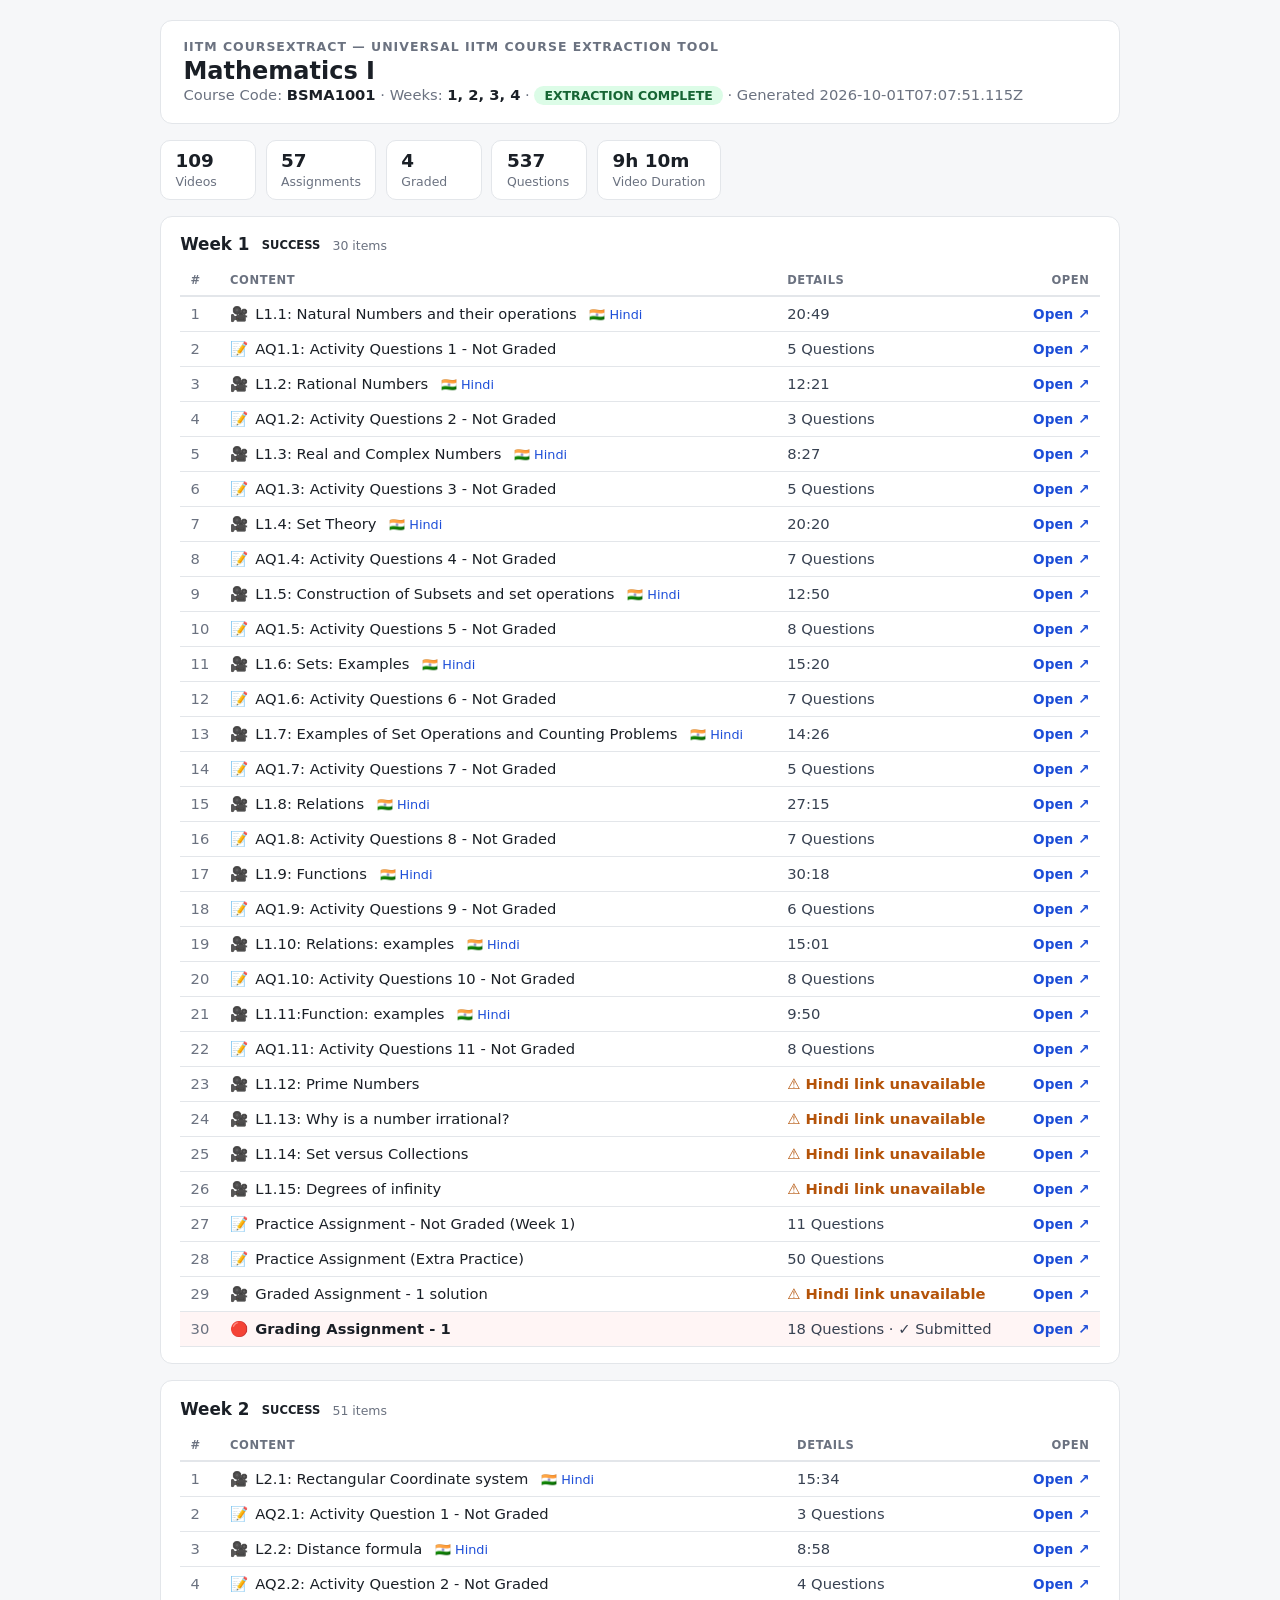
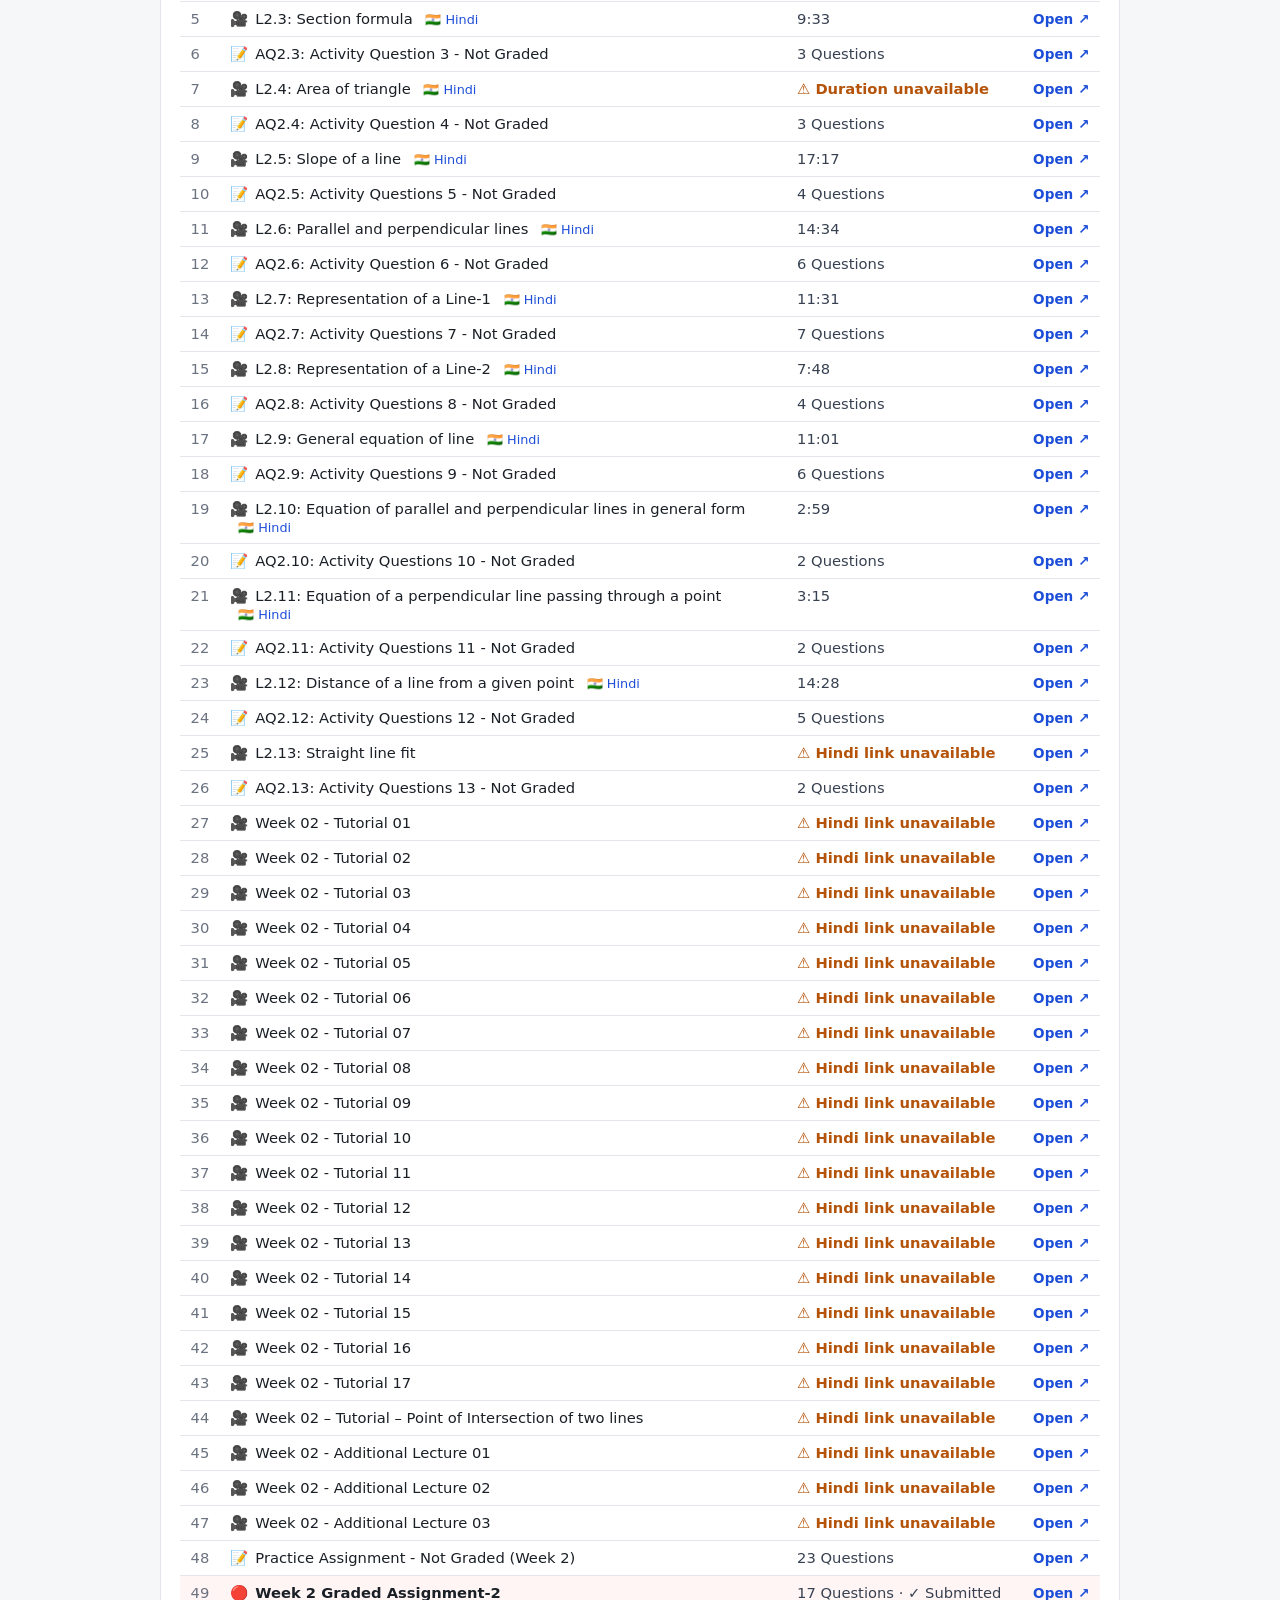
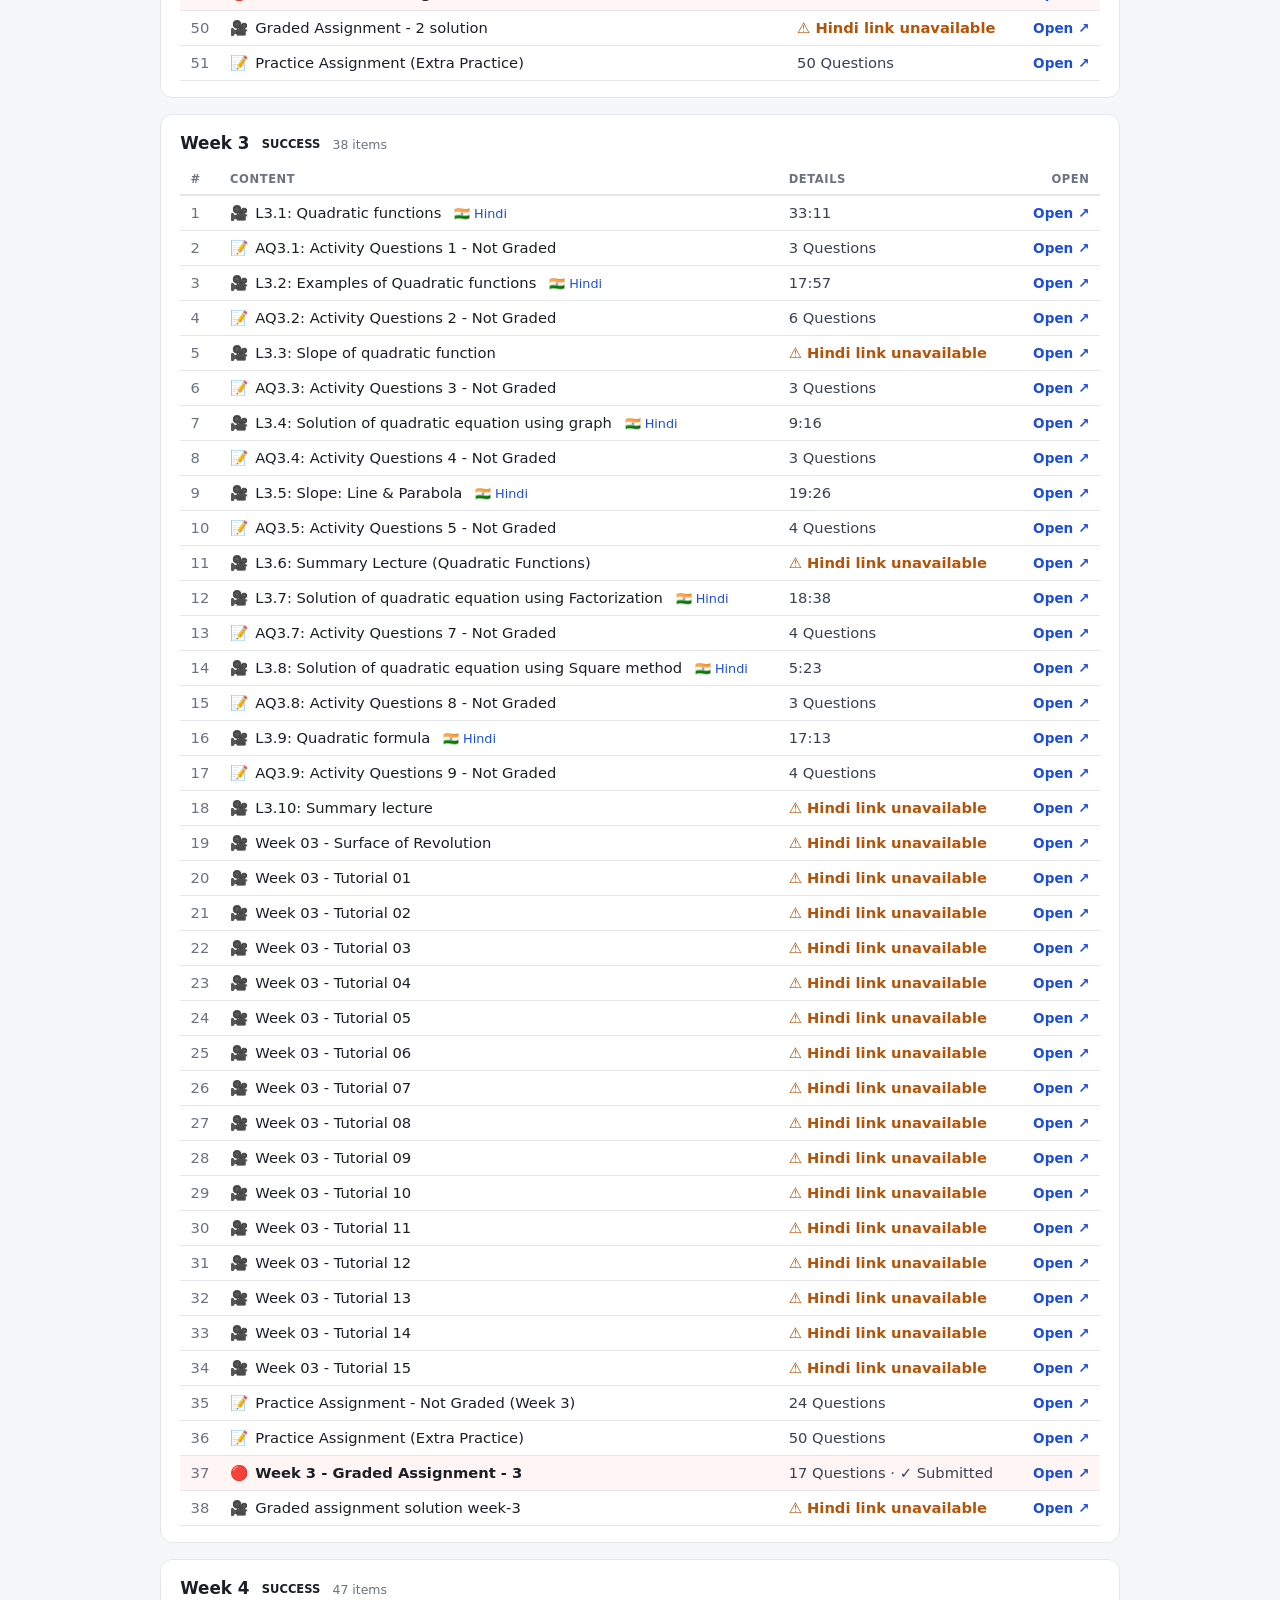
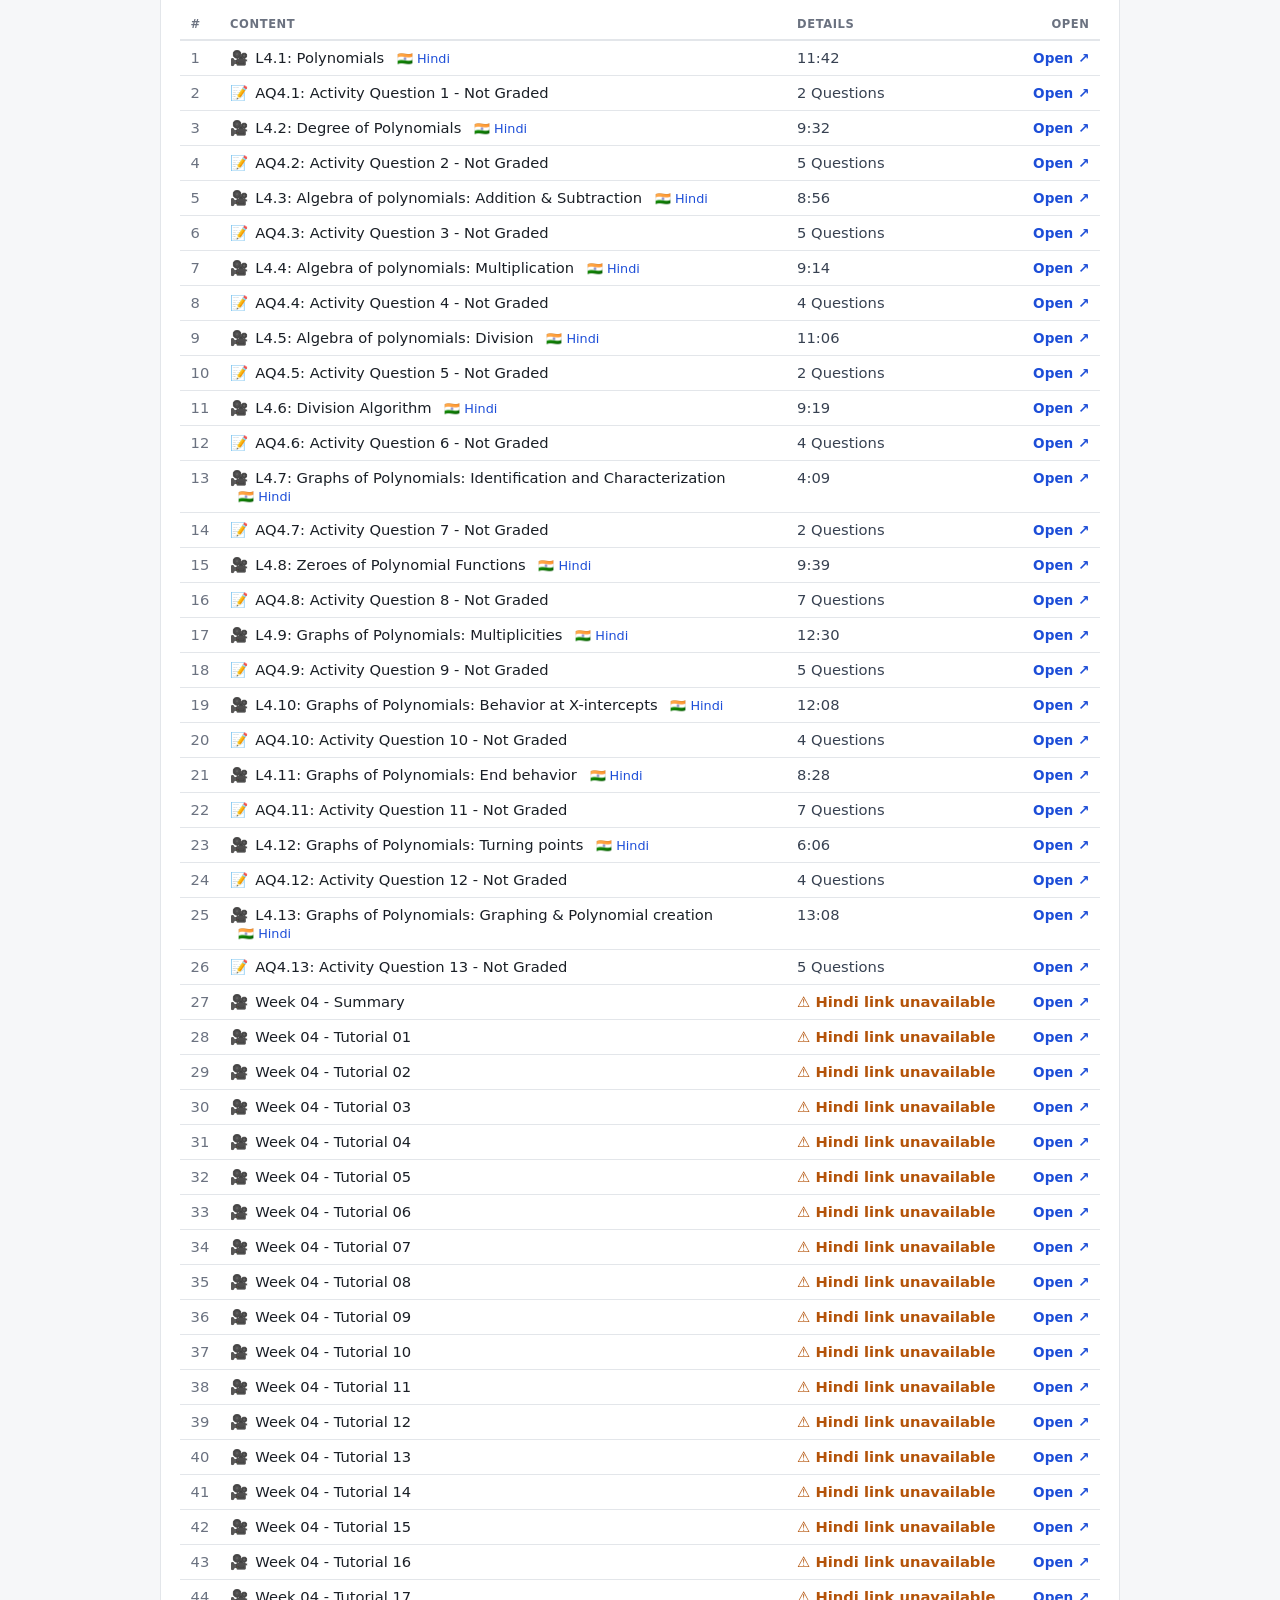
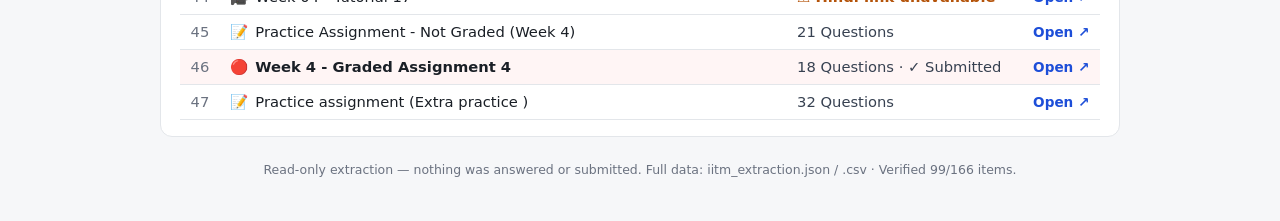
<file: reference/syllabus/Mathematics I — IITM CourseXtract (10_1_2026 12：42：44 PM) - Copy.html>
<!DOCTYPE html> <html lang=en style><!--
 Page saved with SingleFile 
 url: http://127.0.0.1:5500/output/courses/ns_26q2_ma1001/final/iitm_extraction.html 
 saved date: Thu Oct 01 2026 12:42:44 GMT+0530 (India Standard Time)
--><meta charset=utf-8>
<meta name=viewport content="width=device-width, initial-scale=1">
<title>Mathematics I — IITM CourseXtract</title>
<style>:root{--line:#e3e6ea;--muted:#6b7280;--warn:#b45309;--bad:#b91c1c}*{box-sizing:border-box}body{font-family:system-ui,"Segoe UI",Roboto,Arial,sans-serif;color:#1a1f26;background:#f6f7f9;margin:0;padding:1.25rem}.wrap{max-width:960px;margin:0 auto}header.app{background:#fff;border:1px solid var(--line);border-radius:12px;padding:1.1rem 1.4rem;margin-bottom:1rem}.brand{font-size:.78rem;font-weight:700;letter-spacing:.08em;text-transform:uppercase;color:var(--muted)}h1{margin:.2rem 0 .1rem;font-size:1.5rem}.meta{color:var(--muted);font-size:.92rem}.meta b{color:#1a1f26}.badge{display:inline-block;padding:2px 10px;border-radius:999px;font-size:.78rem;font-weight:700}.badge.ok{background:#dcfce7;color:#166534}.summary{display:flex;flex-wrap:wrap;gap:.6rem;margin-bottom:1rem}.card{background:#fff;border:1px solid var(--line);border-radius:10px;padding:.55rem .9rem;min-width:96px}.card b{display:block;font-size:1.15rem}.card span{font-size:.78rem;color:var(--muted)}.week{background:#fff;border:1px solid var(--line);border-radius:12px;padding:1rem 1.2rem;margin-bottom:1rem;overflow-x:auto}h2{font-size:1.05rem;margin:.1rem 0 .7rem}.wk-status{font-size:.72rem;vertical-align:middle;margin-left:.4rem}.wk-count{font-size:.78rem;color:var(--muted);font-weight:400;margin-left:.4rem}table{border-collapse:collapse;width:100%;font-size:.92rem}th,td{border-bottom:1px solid var(--line);padding:.5rem .65rem;text-align:left;vertical-align:top}th{font-size:.72rem;text-transform:uppercase;letter-spacing:.05em;color:var(--muted);border-bottom:2px solid var(--line)}td.num{width:2.2rem;color:var(--muted);font-variant-numeric:tabular-nums}td.content .icon{margin-right:.45rem}td.content .title{word-break:break-word}td.details{white-space:nowrap;color:#374151}td.open,th.open{width:5.5rem;text-align:right;white-space:nowrap}a{color:#1d4ed8;text-decoration:none}a:hover{text-decoration:underline}a.hindi{font-size:.8rem;margin-left:.5rem;white-space:nowrap}a.open{font-size:.85rem;font-weight:600}tr.graded td{background:#fff5f5}tr.graded td.content .title{font-weight:700}tr.warn td.details{color:var(--warn);font-weight:600}footer{color:var(--muted);font-size:.78rem;text-align:center;padding:.6rem 0 1.5rem}@media (max-width:640px){body{padding:.6rem}td.details{white-space:normal}th,td{padding:.45rem .4rem}.card{min-width:80px;flex:1}}</style><meta name=referrer content=no-referrer><link rel=canonical href=http://127.0.0.1:5500/output/courses/ns_26q2_ma1001/final/iitm_extraction.html><meta http-equiv=content-security-policy content="default-src 'none'; font-src 'self' data:; img-src 'self' data:; style-src 'unsafe-inline'; media-src 'self' data:; script-src 'unsafe-inline' data:; object-src 'self' data:; frame-src 'self' data:; form-action 'none'; base-uri 'none';"><body>
<div class=wrap>
 <header class=app>
 <div class=brand>IITM CourseXtract — Universal IITM Course Extraction Tool</div>
 <h1>Mathematics I</h1>
 <div class=meta>
 Course Code: <b>BSMA1001</b>
 · Weeks: <b>1, 2, 3, 4</b>
 · <span class="badge ok">EXTRACTION COMPLETE</span>
 · Generated 2026-10-01T07:07:51.115Z
 </div>
 </header>
 <section class=summary>
 <div class=card><b>109</b><span>Videos</span></div>
 <div class=card><b>57</b><span>Assignments</span></div>
 <div class=card><b>4</b><span>Graded</span></div>
 <div class=card><b>537</b><span>Questions</span></div>
 <div class=card><b>9h 10m</b><span>Video Duration</span></div>
 </section>
 <section class=week id=week-1>
 <h2>Week 1 <span class="wk-status ok">SUCCESS</span> <span class=wk-count>30 items</span></h2>
 <table>
 <thead><tr><th class=num>#<th>Content<th>Details<th class=open>Open</thead>
 <tbody>
 <tr class=video><td class=num>1<td class=content><span class=icon aria-hidden=true>🎥</span><span class=title>L1.1: Natural Numbers and their operations</span> <a class=hindi href=https://youtu.be/WVYzSqyYvaw target=_blank rel=noopener title="Hindi re-recorded lecture">🇮🇳 Hindi</a><td class=details>20:49<td class=open><a class=open href="https://seek.onlinedegree.iitm.ac.in/courses/ns_26q2_ma1001?source=eyJhbGciOiJFUzI1NiIsInR5cCI6IkpXVCJ9.[base64].4X0KcBvcwUiBswA6mMlxKTob1QN58lPFH9QC4VM9q7VonR4y4lFK5iOuXWZgfKD8EtpZdm6i59ig0km1Wf4SJg&amp;id=22" target=_blank rel=noopener>Open ↗</a></tr>
 <tr class=assign><td class=num>2<td class=content><span class=icon aria-hidden=true>📝</span><span class=title>AQ1.1: Activity Questions 1 - Not Graded</span><td class=details>5 Questions<td class=open><a class=open href="https://seek.onlinedegree.iitm.ac.in/courses/ns_26q2_ma1001?source=eyJhbGciOiJFUzI1NiIsInR5cCI6IkpXVCJ9.[base64].4X0KcBvcwUiBswA6mMlxKTob1QN58lPFH9QC4VM9q7VonR4y4lFK5iOuXWZgfKD8EtpZdm6i59ig0km1Wf4SJg&amp;id=23" target=_blank rel=noopener>Open ↗</a></tr>
 <tr class=video><td class=num>3<td class=content><span class=icon aria-hidden=true>🎥</span><span class=title>L1.2: Rational Numbers</span> <a class=hindi href=https://youtu.be/2l57igoPTk0 target=_blank rel=noopener title="Hindi re-recorded lecture">🇮🇳 Hindi</a><td class=details>12:21<td class=open><a class=open href="https://seek.onlinedegree.iitm.ac.in/courses/ns_26q2_ma1001?source=eyJhbGciOiJFUzI1NiIsInR5cCI6IkpXVCJ9.[base64].4X0KcBvcwUiBswA6mMlxKTob1QN58lPFH9QC4VM9q7VonR4y4lFK5iOuXWZgfKD8EtpZdm6i59ig0km1Wf4SJg&amp;id=24" target=_blank rel=noopener>Open ↗</a></tr>
 <tr class=assign><td class=num>4<td class=content><span class=icon aria-hidden=true>📝</span><span class=title>AQ1.2: Activity Questions 2 - Not Graded</span><td class=details>3 Questions<td class=open><a class=open href="https://seek.onlinedegree.iitm.ac.in/courses/ns_26q2_ma1001?source=eyJhbGciOiJFUzI1NiIsInR5cCI6IkpXVCJ9.[base64].4X0KcBvcwUiBswA6mMlxKTob1QN58lPFH9QC4VM9q7VonR4y4lFK5iOuXWZgfKD8EtpZdm6i59ig0km1Wf4SJg&amp;id=25" target=_blank rel=noopener>Open ↗</a></tr>
 <tr class=video><td class=num>5<td class=content><span class=icon aria-hidden=true>🎥</span><span class=title>L1.3: Real and Complex Numbers</span> <a class=hindi href=https://youtu.be/UhcZh0Ys3DA target=_blank rel=noopener title="Hindi re-recorded lecture">🇮🇳 Hindi</a><td class=details>8:27<td class=open><a class=open href="https://seek.onlinedegree.iitm.ac.in/courses/ns_26q2_ma1001?source=eyJhbGciOiJFUzI1NiIsInR5cCI6IkpXVCJ9.[base64].4X0KcBvcwUiBswA6mMlxKTob1QN58lPFH9QC4VM9q7VonR4y4lFK5iOuXWZgfKD8EtpZdm6i59ig0km1Wf4SJg&amp;id=26" target=_blank rel=noopener>Open ↗</a></tr>
 <tr class=assign><td class=num>6<td class=content><span class=icon aria-hidden=true>📝</span><span class=title>AQ1.3: Activity Questions 3 - Not Graded</span><td class=details>5 Questions<td class=open><a class=open href="https://seek.onlinedegree.iitm.ac.in/courses/ns_26q2_ma1001?source=eyJhbGciOiJFUzI1NiIsInR5cCI6IkpXVCJ9.[base64].4X0KcBvcwUiBswA6mMlxKTob1QN58lPFH9QC4VM9q7VonR4y4lFK5iOuXWZgfKD8EtpZdm6i59ig0km1Wf4SJg&amp;id=27" target=_blank rel=noopener>Open ↗</a></tr>
 <tr class=video><td class=num>7<td class=content><span class=icon aria-hidden=true>🎥</span><span class=title>L1.4: Set Theory</span> <a class=hindi href=https://youtu.be/UNOyC-peQ6A target=_blank rel=noopener title="Hindi re-recorded lecture">🇮🇳 Hindi</a><td class=details>20:20<td class=open><a class=open href="https://seek.onlinedegree.iitm.ac.in/courses/ns_26q2_ma1001?source=eyJhbGciOiJFUzI1NiIsInR5cCI6IkpXVCJ9.[base64].4X0KcBvcwUiBswA6mMlxKTob1QN58lPFH9QC4VM9q7VonR4y4lFK5iOuXWZgfKD8EtpZdm6i59ig0km1Wf4SJg&amp;id=28" target=_blank rel=noopener>Open ↗</a></tr>
 <tr class=assign><td class=num>8<td class=content><span class=icon aria-hidden=true>📝</span><span class=title>AQ1.4: Activity Questions 4 - Not Graded</span><td class=details>7 Questions<td class=open><a class=open href="https://seek.onlinedegree.iitm.ac.in/courses/ns_26q2_ma1001?source=eyJhbGciOiJFUzI1NiIsInR5cCI6IkpXVCJ9.[base64].4X0KcBvcwUiBswA6mMlxKTob1QN58lPFH9QC4VM9q7VonR4y4lFK5iOuXWZgfKD8EtpZdm6i59ig0km1Wf4SJg&amp;id=29" target=_blank rel=noopener>Open ↗</a></tr>
 <tr class=video><td class=num>9<td class=content><span class=icon aria-hidden=true>🎥</span><span class=title>L1.5: Construction of Subsets and set operations</span> <a class=hindi href=https://youtu.be/SoJSBzoAACY target=_blank rel=noopener title="Hindi re-recorded lecture">🇮🇳 Hindi</a><td class=details>12:50<td class=open><a class=open href="https://seek.onlinedegree.iitm.ac.in/courses/ns_26q2_ma1001?source=eyJhbGciOiJFUzI1NiIsInR5cCI6IkpXVCJ9.[base64].4X0KcBvcwUiBswA6mMlxKTob1QN58lPFH9QC4VM9q7VonR4y4lFK5iOuXWZgfKD8EtpZdm6i59ig0km1Wf4SJg&amp;id=30" target=_blank rel=noopener>Open ↗</a></tr>
 <tr class=assign><td class=num>10<td class=content><span class=icon aria-hidden=true>📝</span><span class=title>AQ1.5: Activity Questions 5 - Not Graded</span><td class=details>8 Questions<td class=open><a class=open href="https://seek.onlinedegree.iitm.ac.in/courses/ns_26q2_ma1001?source=eyJhbGciOiJFUzI1NiIsInR5cCI6IkpXVCJ9.[base64].4X0KcBvcwUiBswA6mMlxKTob1QN58lPFH9QC4VM9q7VonR4y4lFK5iOuXWZgfKD8EtpZdm6i59ig0km1Wf4SJg&amp;id=31" target=_blank rel=noopener>Open ↗</a></tr>
 <tr class=video><td class=num>11<td class=content><span class=icon aria-hidden=true>🎥</span><span class=title>L1.6: Sets: Examples</span> <a class=hindi href=https://youtu.be/WOLhm5WmY8o target=_blank rel=noopener title="Hindi re-recorded lecture">🇮🇳 Hindi</a><td class=details>15:20<td class=open><a class=open href="https://seek.onlinedegree.iitm.ac.in/courses/ns_26q2_ma1001?source=eyJhbGciOiJFUzI1NiIsInR5cCI6IkpXVCJ9.[base64].4X0KcBvcwUiBswA6mMlxKTob1QN58lPFH9QC4VM9q7VonR4y4lFK5iOuXWZgfKD8EtpZdm6i59ig0km1Wf4SJg&amp;id=32" target=_blank rel=noopener>Open ↗</a></tr>
 <tr class=assign><td class=num>12<td class=content><span class=icon aria-hidden=true>📝</span><span class=title>AQ1.6: Activity Questions 6 - Not Graded</span><td class=details>7 Questions<td class=open><a class=open href="https://seek.onlinedegree.iitm.ac.in/courses/ns_26q2_ma1001?source=eyJhbGciOiJFUzI1NiIsInR5cCI6IkpXVCJ9.[base64].4X0KcBvcwUiBswA6mMlxKTob1QN58lPFH9QC4VM9q7VonR4y4lFK5iOuXWZgfKD8EtpZdm6i59ig0km1Wf4SJg&amp;id=33" target=_blank rel=noopener>Open ↗</a></tr>
 <tr class=video><td class=num>13<td class=content><span class=icon aria-hidden=true>🎥</span><span class=title>L1.7: Examples of Set Operations and Counting Problems</span> <a class=hindi href=https://youtu.be/qdXzECQJjnQ target=_blank rel=noopener title="Hindi re-recorded lecture">🇮🇳 Hindi</a><td class=details>14:26<td class=open><a class=open href="https://seek.onlinedegree.iitm.ac.in/courses/ns_26q2_ma1001?source=eyJhbGciOiJFUzI1NiIsInR5cCI6IkpXVCJ9.[base64].4X0KcBvcwUiBswA6mMlxKTob1QN58lPFH9QC4VM9q7VonR4y4lFK5iOuXWZgfKD8EtpZdm6i59ig0km1Wf4SJg&amp;id=34" target=_blank rel=noopener>Open ↗</a></tr>
 <tr class=assign><td class=num>14<td class=content><span class=icon aria-hidden=true>📝</span><span class=title>AQ1.7: Activity Questions 7 - Not Graded</span><td class=details>5 Questions<td class=open><a class=open href="https://seek.onlinedegree.iitm.ac.in/courses/ns_26q2_ma1001?source=eyJhbGciOiJFUzI1NiIsInR5cCI6IkpXVCJ9.[base64].4X0KcBvcwUiBswA6mMlxKTob1QN58lPFH9QC4VM9q7VonR4y4lFK5iOuXWZgfKD8EtpZdm6i59ig0km1Wf4SJg&amp;id=35" target=_blank rel=noopener>Open ↗</a></tr>
 <tr class=video><td class=num>15<td class=content><span class=icon aria-hidden=true>🎥</span><span class=title>L1.8: Relations</span> <a class=hindi href=https://youtu.be/xmZy9vOcXv8 target=_blank rel=noopener title="Hindi re-recorded lecture">🇮🇳 Hindi</a><td class=details>27:15<td class=open><a class=open href="https://seek.onlinedegree.iitm.ac.in/courses/ns_26q2_ma1001?source=eyJhbGciOiJFUzI1NiIsInR5cCI6IkpXVCJ9.[base64].4X0KcBvcwUiBswA6mMlxKTob1QN58lPFH9QC4VM9q7VonR4y4lFK5iOuXWZgfKD8EtpZdm6i59ig0km1Wf4SJg&amp;id=36" target=_blank rel=noopener>Open ↗</a></tr>
 <tr class=assign><td class=num>16<td class=content><span class=icon aria-hidden=true>📝</span><span class=title>AQ1.8: Activity Questions 8 - Not Graded</span><td class=details>7 Questions<td class=open><a class=open href="https://seek.onlinedegree.iitm.ac.in/courses/ns_26q2_ma1001?source=eyJhbGciOiJFUzI1NiIsInR5cCI6IkpXVCJ9.[base64].4X0KcBvcwUiBswA6mMlxKTob1QN58lPFH9QC4VM9q7VonR4y4lFK5iOuXWZgfKD8EtpZdm6i59ig0km1Wf4SJg&amp;id=37" target=_blank rel=noopener>Open ↗</a></tr>
 <tr class=video><td class=num>17<td class=content><span class=icon aria-hidden=true>🎥</span><span class=title>L1.9: Functions</span> <a class=hindi href=https://youtu.be/SIJA0-QyhuM target=_blank rel=noopener title="Hindi re-recorded lecture">🇮🇳 Hindi</a><td class=details>30:18<td class=open><a class=open href="https://seek.onlinedegree.iitm.ac.in/courses/ns_26q2_ma1001?source=eyJhbGciOiJFUzI1NiIsInR5cCI6IkpXVCJ9.[base64].4X0KcBvcwUiBswA6mMlxKTob1QN58lPFH9QC4VM9q7VonR4y4lFK5iOuXWZgfKD8EtpZdm6i59ig0km1Wf4SJg&amp;id=38" target=_blank rel=noopener>Open ↗</a></tr>
 <tr class=assign><td class=num>18<td class=content><span class=icon aria-hidden=true>📝</span><span class=title>AQ1.9: Activity Questions 9 - Not Graded</span><td class=details>6 Questions<td class=open><a class=open href="https://seek.onlinedegree.iitm.ac.in/courses/ns_26q2_ma1001?source=eyJhbGciOiJFUzI1NiIsInR5cCI6IkpXVCJ9.[base64].4X0KcBvcwUiBswA6mMlxKTob1QN58lPFH9QC4VM9q7VonR4y4lFK5iOuXWZgfKD8EtpZdm6i59ig0km1Wf4SJg&amp;id=39" target=_blank rel=noopener>Open ↗</a></tr>
 <tr class=video><td class=num>19<td class=content><span class=icon aria-hidden=true>🎥</span><span class=title>L1.10: Relations: examples</span> <a class=hindi href=https://youtu.be/s3LlomV7ULI target=_blank rel=noopener title="Hindi re-recorded lecture">🇮🇳 Hindi</a><td class=details>15:01<td class=open><a class=open href="https://seek.onlinedegree.iitm.ac.in/courses/ns_26q2_ma1001?source=eyJhbGciOiJFUzI1NiIsInR5cCI6IkpXVCJ9.[base64].4X0KcBvcwUiBswA6mMlxKTob1QN58lPFH9QC4VM9q7VonR4y4lFK5iOuXWZgfKD8EtpZdm6i59ig0km1Wf4SJg&amp;id=40" target=_blank rel=noopener>Open ↗</a></tr>
 <tr class=assign><td class=num>20<td class=content><span class=icon aria-hidden=true>📝</span><span class=title>AQ1.10: Activity Questions 10 - Not Graded</span><td class=details>8 Questions<td class=open><a class=open href="https://seek.onlinedegree.iitm.ac.in/courses/ns_26q2_ma1001?source=eyJhbGciOiJFUzI1NiIsInR5cCI6IkpXVCJ9.[base64].4X0KcBvcwUiBswA6mMlxKTob1QN58lPFH9QC4VM9q7VonR4y4lFK5iOuXWZgfKD8EtpZdm6i59ig0km1Wf4SJg&amp;id=41" target=_blank rel=noopener>Open ↗</a></tr>
 <tr class=video><td class=num>21<td class=content><span class=icon aria-hidden=true>🎥</span><span class=title>L1.11:Function: examples</span> <a class=hindi href=https://youtu.be/68gZu0aeg-A target=_blank rel=noopener title="Hindi re-recorded lecture">🇮🇳 Hindi</a><td class=details>9:50<td class=open><a class=open href="https://seek.onlinedegree.iitm.ac.in/courses/ns_26q2_ma1001?source=eyJhbGciOiJFUzI1NiIsInR5cCI6IkpXVCJ9.[base64].4X0KcBvcwUiBswA6mMlxKTob1QN58lPFH9QC4VM9q7VonR4y4lFK5iOuXWZgfKD8EtpZdm6i59ig0km1Wf4SJg&amp;id=42" target=_blank rel=noopener>Open ↗</a></tr>
 <tr class=assign><td class=num>22<td class=content><span class=icon aria-hidden=true>📝</span><span class=title>AQ1.11: Activity Questions 11 - Not Graded</span><td class=details>8 Questions<td class=open><a class=open href="https://seek.onlinedegree.iitm.ac.in/courses/ns_26q2_ma1001?source=eyJhbGciOiJFUzI1NiIsInR5cCI6IkpXVCJ9.[base64].4X0KcBvcwUiBswA6mMlxKTob1QN58lPFH9QC4VM9q7VonR4y4lFK5iOuXWZgfKD8EtpZdm6i59ig0km1Wf4SJg&amp;id=43" target=_blank rel=noopener>Open ↗</a></tr>
 <tr class="video warn"><td class=num>23<td class=content><span class=icon aria-hidden=true>🎥</span><span class=title>L1.12: Prime Numbers</span><td class=details>⚠ Hindi link unavailable<td class=open><a class=open href="https://seek.onlinedegree.iitm.ac.in/courses/ns_26q2_ma1001?source=eyJhbGciOiJFUzI1NiIsInR5cCI6IkpXVCJ9.[base64].4X0KcBvcwUiBswA6mMlxKTob1QN58lPFH9QC4VM9q7VonR4y4lFK5iOuXWZgfKD8EtpZdm6i59ig0km1Wf4SJg&amp;id=44" target=_blank rel=noopener>Open ↗</a></tr>
 <tr class="video warn"><td class=num>24<td class=content><span class=icon aria-hidden=true>🎥</span><span class=title>L1.13: Why is a number irrational?</span><td class=details>⚠ Hindi link unavailable<td class=open><a class=open href="https://seek.onlinedegree.iitm.ac.in/courses/ns_26q2_ma1001?source=eyJhbGciOiJFUzI1NiIsInR5cCI6IkpXVCJ9.[base64].4X0KcBvcwUiBswA6mMlxKTob1QN58lPFH9QC4VM9q7VonR4y4lFK5iOuXWZgfKD8EtpZdm6i59ig0km1Wf4SJg&amp;id=45" target=_blank rel=noopener>Open ↗</a></tr>
 <tr class="video warn"><td class=num>25<td class=content><span class=icon aria-hidden=true>🎥</span><span class=title>L1.14: Set versus Collections</span><td class=details>⚠ Hindi link unavailable<td class=open><a class=open href="https://seek.onlinedegree.iitm.ac.in/courses/ns_26q2_ma1001?source=eyJhbGciOiJFUzI1NiIsInR5cCI6IkpXVCJ9.[base64].4X0KcBvcwUiBswA6mMlxKTob1QN58lPFH9QC4VM9q7VonR4y4lFK5iOuXWZgfKD8EtpZdm6i59ig0km1Wf4SJg&amp;id=46" target=_blank rel=noopener>Open ↗</a></tr>
 <tr class="video warn"><td class=num>26<td class=content><span class=icon aria-hidden=true>🎥</span><span class=title>L1.15: Degrees of infinity</span><td class=details>⚠ Hindi link unavailable<td class=open><a class=open href="https://seek.onlinedegree.iitm.ac.in/courses/ns_26q2_ma1001?source=eyJhbGciOiJFUzI1NiIsInR5cCI6IkpXVCJ9.[base64].4X0KcBvcwUiBswA6mMlxKTob1QN58lPFH9QC4VM9q7VonR4y4lFK5iOuXWZgfKD8EtpZdm6i59ig0km1Wf4SJg&amp;id=47" target=_blank rel=noopener>Open ↗</a></tr>
 <tr class=assign><td class=num>27<td class=content><span class=icon aria-hidden=true>📝</span><span class=title>Practice Assignment - Not Graded (Week 1)</span><td class=details>11 Questions<td class=open><a class=open href="https://seek.onlinedegree.iitm.ac.in/courses/ns_26q2_ma1001?source=eyJhbGciOiJFUzI1NiIsInR5cCI6IkpXVCJ9.[base64].4X0KcBvcwUiBswA6mMlxKTob1QN58lPFH9QC4VM9q7VonR4y4lFK5iOuXWZgfKD8EtpZdm6i59ig0km1Wf4SJg&amp;id=48" target=_blank rel=noopener>Open ↗</a></tr>
 <tr class=assign><td class=num>28<td class=content><span class=icon aria-hidden=true>📝</span><span class=title>Practice Assignment (Extra Practice)</span><td class=details>50 Questions<td class=open><a class=open href="https://seek.onlinedegree.iitm.ac.in/courses/ns_26q2_ma1001?source=eyJhbGciOiJFUzI1NiIsInR5cCI6IkpXVCJ9.[base64].4X0KcBvcwUiBswA6mMlxKTob1QN58lPFH9QC4VM9q7VonR4y4lFK5iOuXWZgfKD8EtpZdm6i59ig0km1Wf4SJg&amp;id=49" target=_blank rel=noopener>Open ↗</a></tr>
 <tr class="video warn"><td class=num>29<td class=content><span class=icon aria-hidden=true>🎥</span><span class=title>Graded Assignment - 1 solution</span><td class=details>⚠ Hindi link unavailable<td class=open><a class=open href="https://seek.onlinedegree.iitm.ac.in/courses/ns_26q2_ma1001?source=eyJhbGciOiJFUzI1NiIsInR5cCI6IkpXVCJ9.[base64].4X0KcBvcwUiBswA6mMlxKTob1QN58lPFH9QC4VM9q7VonR4y4lFK5iOuXWZgfKD8EtpZdm6i59ig0km1Wf4SJg&amp;id=60" target=_blank rel=noopener>Open ↗</a></tr>
 <tr class=graded><td class=num>30<td class=content><span class=icon aria-hidden=true>🔴</span><span class=title>Grading Assignment - 1</span><td class=details>18 Questions · ✓ Submitted<td class=open><a class=open href="https://seek.onlinedegree.iitm.ac.in/courses/ns_26q2_ma1001?source=eyJhbGciOiJFUzI1NiIsInR5cCI6IkpXVCJ9.[base64].4X0KcBvcwUiBswA6mMlxKTob1QN58lPFH9QC4VM9q7VonR4y4lFK5iOuXWZgfKD8EtpZdm6i59ig0km1Wf4SJg&amp;id=705" target=_blank rel=noopener>Open ↗</a></tr>
 </tbody>
 </table>
 </section>
 <section class=week id=week-2>
 <h2>Week 2 <span class="wk-status ok">SUCCESS</span> <span class=wk-count>51 items</span></h2>
 <table>
 <thead><tr><th class=num>#<th>Content<th>Details<th class=open>Open</thead>
 <tbody>
 <tr class=video><td class=num>1<td class=content><span class=icon aria-hidden=true>🎥</span><span class=title>L2.1: Rectangular Coordinate system</span> <a class=hindi href=https://youtu.be/UPdKjINdxKk target=_blank rel=noopener title="Hindi re-recorded lecture">🇮🇳 Hindi</a><td class=details>15:34<td class=open><a class=open href="https://seek.onlinedegree.iitm.ac.in/courses/ns_26q2_ma1001?source=eyJhbGciOiJFUzI1NiIsInR5cCI6IkpXVCJ9.[base64].4X0KcBvcwUiBswA6mMlxKTob1QN58lPFH9QC4VM9q7VonR4y4lFK5iOuXWZgfKD8EtpZdm6i59ig0km1Wf4SJg&amp;id=62" target=_blank rel=noopener>Open ↗</a></tr>
 <tr class=assign><td class=num>2<td class=content><span class=icon aria-hidden=true>📝</span><span class=title>AQ2.1: Activity Question 1 - Not Graded</span><td class=details>3 Questions<td class=open><a class=open href="https://seek.onlinedegree.iitm.ac.in/courses/ns_26q2_ma1001?source=eyJhbGciOiJFUzI1NiIsInR5cCI6IkpXVCJ9.[base64].4X0KcBvcwUiBswA6mMlxKTob1QN58lPFH9QC4VM9q7VonR4y4lFK5iOuXWZgfKD8EtpZdm6i59ig0km1Wf4SJg&amp;id=707" target=_blank rel=noopener>Open ↗</a></tr>
 <tr class=video><td class=num>3<td class=content><span class=icon aria-hidden=true>🎥</span><span class=title>L2.2: Distance formula</span> <a class=hindi href=https://youtu.be/-6-h_c1FsPk target=_blank rel=noopener title="Hindi re-recorded lecture">🇮🇳 Hindi</a><td class=details>8:58<td class=open><a class=open href="https://seek.onlinedegree.iitm.ac.in/courses/ns_26q2_ma1001?source=eyJhbGciOiJFUzI1NiIsInR5cCI6IkpXVCJ9.[base64].4X0KcBvcwUiBswA6mMlxKTob1QN58lPFH9QC4VM9q7VonR4y4lFK5iOuXWZgfKD8EtpZdm6i59ig0km1Wf4SJg&amp;id=64" target=_blank rel=noopener>Open ↗</a></tr>
 <tr class=assign><td class=num>4<td class=content><span class=icon aria-hidden=true>📝</span><span class=title>AQ2.2: Activity Question 2 - Not Graded</span><td class=details>4 Questions<td class=open><a class=open href="https://seek.onlinedegree.iitm.ac.in/courses/ns_26q2_ma1001?source=eyJhbGciOiJFUzI1NiIsInR5cCI6IkpXVCJ9.[base64].4X0KcBvcwUiBswA6mMlxKTob1QN58lPFH9QC4VM9q7VonR4y4lFK5iOuXWZgfKD8EtpZdm6i59ig0km1Wf4SJg&amp;id=708" target=_blank rel=noopener>Open ↗</a></tr>
 <tr class=video><td class=num>5<td class=content><span class=icon aria-hidden=true>🎥</span><span class=title>L2.3: Section formula</span> <a class=hindi href=https://youtu.be/K1QfV1PZoIo target=_blank rel=noopener title="Hindi re-recorded lecture">🇮🇳 Hindi</a><td class=details>9:33<td class=open><a class=open href="https://seek.onlinedegree.iitm.ac.in/courses/ns_26q2_ma1001?source=eyJhbGciOiJFUzI1NiIsInR5cCI6IkpXVCJ9.[base64].4X0KcBvcwUiBswA6mMlxKTob1QN58lPFH9QC4VM9q7VonR4y4lFK5iOuXWZgfKD8EtpZdm6i59ig0km1Wf4SJg&amp;id=66" target=_blank rel=noopener>Open ↗</a></tr>
 <tr class=assign><td class=num>6<td class=content><span class=icon aria-hidden=true>📝</span><span class=title>AQ2.3: Activity Question 3 - Not Graded</span><td class=details>3 Questions<td class=open><a class=open href="https://seek.onlinedegree.iitm.ac.in/courses/ns_26q2_ma1001?source=eyJhbGciOiJFUzI1NiIsInR5cCI6IkpXVCJ9.[base64].4X0KcBvcwUiBswA6mMlxKTob1QN58lPFH9QC4VM9q7VonR4y4lFK5iOuXWZgfKD8EtpZdm6i59ig0km1Wf4SJg&amp;id=709" target=_blank rel=noopener>Open ↗</a></tr>
 <tr class="video warn"><td class=num>7<td class=content><span class=icon aria-hidden=true>🎥</span><span class=title>L2.4: Area of triangle</span> <a class=hindi href=https://youtu.be/J1LguaxHbVk target=_blank rel=noopener title="Hindi re-recorded lecture">🇮🇳 Hindi</a><td class=details>⚠ Duration unavailable<td class=open><a class=open href="https://seek.onlinedegree.iitm.ac.in/courses/ns_26q2_ma1001?source=eyJhbGciOiJFUzI1NiIsInR5cCI6IkpXVCJ9.[base64].4X0KcBvcwUiBswA6mMlxKTob1QN58lPFH9QC4VM9q7VonR4y4lFK5iOuXWZgfKD8EtpZdm6i59ig0km1Wf4SJg&amp;id=68" target=_blank rel=noopener>Open ↗</a></tr>
 <tr class=assign><td class=num>8<td class=content><span class=icon aria-hidden=true>📝</span><span class=title>AQ2.4: Activity Question 4 - Not Graded</span><td class=details>3 Questions<td class=open><a class=open href="https://seek.onlinedegree.iitm.ac.in/courses/ns_26q2_ma1001?source=eyJhbGciOiJFUzI1NiIsInR5cCI6IkpXVCJ9.[base64].4X0KcBvcwUiBswA6mMlxKTob1QN58lPFH9QC4VM9q7VonR4y4lFK5iOuXWZgfKD8EtpZdm6i59ig0km1Wf4SJg&amp;id=710" target=_blank rel=noopener>Open ↗</a></tr>
 <tr class=video><td class=num>9<td class=content><span class=icon aria-hidden=true>🎥</span><span class=title>L2.5: Slope of a line</span> <a class=hindi href=https://youtu.be/IzLbAuQ14GM target=_blank rel=noopener title="Hindi re-recorded lecture">🇮🇳 Hindi</a><td class=details>17:17<td class=open><a class=open href="https://seek.onlinedegree.iitm.ac.in/courses/ns_26q2_ma1001?source=eyJhbGciOiJFUzI1NiIsInR5cCI6IkpXVCJ9.[base64].4X0KcBvcwUiBswA6mMlxKTob1QN58lPFH9QC4VM9q7VonR4y4lFK5iOuXWZgfKD8EtpZdm6i59ig0km1Wf4SJg&amp;id=70" target=_blank rel=noopener>Open ↗</a></tr>
 <tr class=assign><td class=num>10<td class=content><span class=icon aria-hidden=true>📝</span><span class=title>AQ2.5: Activity Questions 5 - Not Graded</span><td class=details>4 Questions<td class=open><a class=open href="https://seek.onlinedegree.iitm.ac.in/courses/ns_26q2_ma1001?source=eyJhbGciOiJFUzI1NiIsInR5cCI6IkpXVCJ9.[base64].4X0KcBvcwUiBswA6mMlxKTob1QN58lPFH9QC4VM9q7VonR4y4lFK5iOuXWZgfKD8EtpZdm6i59ig0km1Wf4SJg&amp;id=712" target=_blank rel=noopener>Open ↗</a></tr>
 <tr class=video><td class=num>11<td class=content><span class=icon aria-hidden=true>🎥</span><span class=title>L2.6: Parallel and perpendicular lines</span> <a class=hindi href=https://youtu.be/8BV_mBAh9NE target=_blank rel=noopener title="Hindi re-recorded lecture">🇮🇳 Hindi</a><td class=details>14:34<td class=open><a class=open href="https://seek.onlinedegree.iitm.ac.in/courses/ns_26q2_ma1001?source=eyJhbGciOiJFUzI1NiIsInR5cCI6IkpXVCJ9.[base64].4X0KcBvcwUiBswA6mMlxKTob1QN58lPFH9QC4VM9q7VonR4y4lFK5iOuXWZgfKD8EtpZdm6i59ig0km1Wf4SJg&amp;id=72" target=_blank rel=noopener>Open ↗</a></tr>
 <tr class=assign><td class=num>12<td class=content><span class=icon aria-hidden=true>📝</span><span class=title>AQ2.6: Activity Question 6 - Not Graded</span><td class=details>6 Questions<td class=open><a class=open href="https://seek.onlinedegree.iitm.ac.in/courses/ns_26q2_ma1001?source=eyJhbGciOiJFUzI1NiIsInR5cCI6IkpXVCJ9.[base64].4X0KcBvcwUiBswA6mMlxKTob1QN58lPFH9QC4VM9q7VonR4y4lFK5iOuXWZgfKD8EtpZdm6i59ig0km1Wf4SJg&amp;id=713" target=_blank rel=noopener>Open ↗</a></tr>
 <tr class=video><td class=num>13<td class=content><span class=icon aria-hidden=true>🎥</span><span class=title>L2.7: Representation of a Line-1</span> <a class=hindi href=https://youtu.be/v5-pfrC4hBc target=_blank rel=noopener title="Hindi re-recorded lecture">🇮🇳 Hindi</a><td class=details>11:31<td class=open><a class=open href="https://seek.onlinedegree.iitm.ac.in/courses/ns_26q2_ma1001?source=eyJhbGciOiJFUzI1NiIsInR5cCI6IkpXVCJ9.[base64].4X0KcBvcwUiBswA6mMlxKTob1QN58lPFH9QC4VM9q7VonR4y4lFK5iOuXWZgfKD8EtpZdm6i59ig0km1Wf4SJg&amp;id=74" target=_blank rel=noopener>Open ↗</a></tr>
 <tr class=assign><td class=num>14<td class=content><span class=icon aria-hidden=true>📝</span><span class=title>AQ2.7: Activity Questions 7 - Not Graded</span><td class=details>7 Questions<td class=open><a class=open href="https://seek.onlinedegree.iitm.ac.in/courses/ns_26q2_ma1001?source=eyJhbGciOiJFUzI1NiIsInR5cCI6IkpXVCJ9.[base64].4X0KcBvcwUiBswA6mMlxKTob1QN58lPFH9QC4VM9q7VonR4y4lFK5iOuXWZgfKD8EtpZdm6i59ig0km1Wf4SJg&amp;id=714" target=_blank rel=noopener>Open ↗</a></tr>
 <tr class=video><td class=num>15<td class=content><span class=icon aria-hidden=true>🎥</span><span class=title>L2.8: Representation of a Line-2</span> <a class=hindi href=https://youtu.be/UyiVGyAxBdE target=_blank rel=noopener title="Hindi re-recorded lecture">🇮🇳 Hindi</a><td class=details>7:48<td class=open><a class=open href="https://seek.onlinedegree.iitm.ac.in/courses/ns_26q2_ma1001?source=eyJhbGciOiJFUzI1NiIsInR5cCI6IkpXVCJ9.[base64].4X0KcBvcwUiBswA6mMlxKTob1QN58lPFH9QC4VM9q7VonR4y4lFK5iOuXWZgfKD8EtpZdm6i59ig0km1Wf4SJg&amp;id=76" target=_blank rel=noopener>Open ↗</a></tr>
 <tr class=assign><td class=num>16<td class=content><span class=icon aria-hidden=true>📝</span><span class=title>AQ2.8: Activity Questions 8 - Not Graded</span><td class=details>4 Questions<td class=open><a class=open href="https://seek.onlinedegree.iitm.ac.in/courses/ns_26q2_ma1001?source=eyJhbGciOiJFUzI1NiIsInR5cCI6IkpXVCJ9.[base64].4X0KcBvcwUiBswA6mMlxKTob1QN58lPFH9QC4VM9q7VonR4y4lFK5iOuXWZgfKD8EtpZdm6i59ig0km1Wf4SJg&amp;id=715" target=_blank rel=noopener>Open ↗</a></tr>
 <tr class=video><td class=num>17<td class=content><span class=icon aria-hidden=true>🎥</span><span class=title>L2.9: General equation of line</span> <a class=hindi href=https://youtu.be/Y50MNBvsKHY target=_blank rel=noopener title="Hindi re-recorded lecture">🇮🇳 Hindi</a><td class=details>11:01<td class=open><a class=open href="https://seek.onlinedegree.iitm.ac.in/courses/ns_26q2_ma1001?source=eyJhbGciOiJFUzI1NiIsInR5cCI6IkpXVCJ9.[base64].4X0KcBvcwUiBswA6mMlxKTob1QN58lPFH9QC4VM9q7VonR4y4lFK5iOuXWZgfKD8EtpZdm6i59ig0km1Wf4SJg&amp;id=78" target=_blank rel=noopener>Open ↗</a></tr>
 <tr class=assign><td class=num>18<td class=content><span class=icon aria-hidden=true>📝</span><span class=title>AQ2.9: Activity Questions 9 - Not Graded</span><td class=details>6 Questions<td class=open><a class=open href="https://seek.onlinedegree.iitm.ac.in/courses/ns_26q2_ma1001?source=eyJhbGciOiJFUzI1NiIsInR5cCI6IkpXVCJ9.[base64].4X0KcBvcwUiBswA6mMlxKTob1QN58lPFH9QC4VM9q7VonR4y4lFK5iOuXWZgfKD8EtpZdm6i59ig0km1Wf4SJg&amp;id=716" target=_blank rel=noopener>Open ↗</a></tr>
 <tr class=video><td class=num>19<td class=content><span class=icon aria-hidden=true>🎥</span><span class=title>L2.10: Equation of parallel and perpendicular lines in general form</span> <a class=hindi href=https://youtu.be/4JVBYF5UOyc target=_blank rel=noopener title="Hindi re-recorded lecture">🇮🇳 Hindi</a><td class=details>2:59<td class=open><a class=open href="https://seek.onlinedegree.iitm.ac.in/courses/ns_26q2_ma1001?source=eyJhbGciOiJFUzI1NiIsInR5cCI6IkpXVCJ9.[base64].4X0KcBvcwUiBswA6mMlxKTob1QN58lPFH9QC4VM9q7VonR4y4lFK5iOuXWZgfKD8EtpZdm6i59ig0km1Wf4SJg&amp;id=80" target=_blank rel=noopener>Open ↗</a></tr>
 <tr class=assign><td class=num>20<td class=content><span class=icon aria-hidden=true>📝</span><span class=title>AQ2.10: Activity Questions 10 - Not Graded</span><td class=details>2 Questions<td class=open><a class=open href="https://seek.onlinedegree.iitm.ac.in/courses/ns_26q2_ma1001?source=eyJhbGciOiJFUzI1NiIsInR5cCI6IkpXVCJ9.[base64].4X0KcBvcwUiBswA6mMlxKTob1QN58lPFH9QC4VM9q7VonR4y4lFK5iOuXWZgfKD8EtpZdm6i59ig0km1Wf4SJg&amp;id=717" target=_blank rel=noopener>Open ↗</a></tr>
 <tr class=video><td class=num>21<td class=content><span class=icon aria-hidden=true>🎥</span><span class=title>L2.11: Equation of a perpendicular line passing through a point</span> <a class=hindi href=https://youtu.be/p83BEPIW8M0 target=_blank rel=noopener title="Hindi re-recorded lecture">🇮🇳 Hindi</a><td class=details>3:15<td class=open><a class=open href="https://seek.onlinedegree.iitm.ac.in/courses/ns_26q2_ma1001?source=eyJhbGciOiJFUzI1NiIsInR5cCI6IkpXVCJ9.[base64].4X0KcBvcwUiBswA6mMlxKTob1QN58lPFH9QC4VM9q7VonR4y4lFK5iOuXWZgfKD8EtpZdm6i59ig0km1Wf4SJg&amp;id=82" target=_blank rel=noopener>Open ↗</a></tr>
 <tr class=assign><td class=num>22<td class=content><span class=icon aria-hidden=true>📝</span><span class=title>AQ2.11: Activity Questions 11 - Not Graded</span><td class=details>2 Questions<td class=open><a class=open href="https://seek.onlinedegree.iitm.ac.in/courses/ns_26q2_ma1001?source=eyJhbGciOiJFUzI1NiIsInR5cCI6IkpXVCJ9.[base64].4X0KcBvcwUiBswA6mMlxKTob1QN58lPFH9QC4VM9q7VonR4y4lFK5iOuXWZgfKD8EtpZdm6i59ig0km1Wf4SJg&amp;id=718" target=_blank rel=noopener>Open ↗</a></tr>
 <tr class=video><td class=num>23<td class=content><span class=icon aria-hidden=true>🎥</span><span class=title>L2.12: Distance of a line from a given point</span> <a class=hindi href=https://youtu.be/LfMDsHw4ivk target=_blank rel=noopener title="Hindi re-recorded lecture">🇮🇳 Hindi</a><td class=details>14:28<td class=open><a class=open href="https://seek.onlinedegree.iitm.ac.in/courses/ns_26q2_ma1001?source=eyJhbGciOiJFUzI1NiIsInR5cCI6IkpXVCJ9.[base64].4X0KcBvcwUiBswA6mMlxKTob1QN58lPFH9QC4VM9q7VonR4y4lFK5iOuXWZgfKD8EtpZdm6i59ig0km1Wf4SJg&amp;id=84" target=_blank rel=noopener>Open ↗</a></tr>
 <tr class=assign><td class=num>24<td class=content><span class=icon aria-hidden=true>📝</span><span class=title>AQ2.12: Activity Questions 12 - Not Graded</span><td class=details>5 Questions<td class=open><a class=open href="https://seek.onlinedegree.iitm.ac.in/courses/ns_26q2_ma1001?source=eyJhbGciOiJFUzI1NiIsInR5cCI6IkpXVCJ9.[base64].4X0KcBvcwUiBswA6mMlxKTob1QN58lPFH9QC4VM9q7VonR4y4lFK5iOuXWZgfKD8EtpZdm6i59ig0km1Wf4SJg&amp;id=719" target=_blank rel=noopener>Open ↗</a></tr>
 <tr class="video warn"><td class=num>25<td class=content><span class=icon aria-hidden=true>🎥</span><span class=title>L2.13: Straight line fit</span><td class=details>⚠ Hindi link unavailable<td class=open><a class=open href="https://seek.onlinedegree.iitm.ac.in/courses/ns_26q2_ma1001?source=eyJhbGciOiJFUzI1NiIsInR5cCI6IkpXVCJ9.[base64].4X0KcBvcwUiBswA6mMlxKTob1QN58lPFH9QC4VM9q7VonR4y4lFK5iOuXWZgfKD8EtpZdm6i59ig0km1Wf4SJg&amp;id=86" target=_blank rel=noopener>Open ↗</a></tr>
 <tr class=assign><td class=num>26<td class=content><span class=icon aria-hidden=true>📝</span><span class=title>AQ2.13: Activity Questions 13 - Not Graded</span><td class=details>2 Questions<td class=open><a class=open href="https://seek.onlinedegree.iitm.ac.in/courses/ns_26q2_ma1001?source=eyJhbGciOiJFUzI1NiIsInR5cCI6IkpXVCJ9.[base64].4X0KcBvcwUiBswA6mMlxKTob1QN58lPFH9QC4VM9q7VonR4y4lFK5iOuXWZgfKD8EtpZdm6i59ig0km1Wf4SJg&amp;id=720" target=_blank rel=noopener>Open ↗</a></tr>
 <tr class="video warn"><td class=num>27<td class=content><span class=icon aria-hidden=true>🎥</span><span class=title>Week 02 - Tutorial 01</span><td class=details>⚠ Hindi link unavailable<td class=open><a class=open href="https://seek.onlinedegree.iitm.ac.in/courses/ns_26q2_ma1001?source=eyJhbGciOiJFUzI1NiIsInR5cCI6IkpXVCJ9.[base64].4X0KcBvcwUiBswA6mMlxKTob1QN58lPFH9QC4VM9q7VonR4y4lFK5iOuXWZgfKD8EtpZdm6i59ig0km1Wf4SJg&amp;id=88" target=_blank rel=noopener>Open ↗</a></tr>
 <tr class="video warn"><td class=num>28<td class=content><span class=icon aria-hidden=true>🎥</span><span class=title>Week 02 - Tutorial 02</span><td class=details>⚠ Hindi link unavailable<td class=open><a class=open href="https://seek.onlinedegree.iitm.ac.in/courses/ns_26q2_ma1001?source=eyJhbGciOiJFUzI1NiIsInR5cCI6IkpXVCJ9.[base64].4X0KcBvcwUiBswA6mMlxKTob1QN58lPFH9QC4VM9q7VonR4y4lFK5iOuXWZgfKD8EtpZdm6i59ig0km1Wf4SJg&amp;id=89" target=_blank rel=noopener>Open ↗</a></tr>
 <tr class="video warn"><td class=num>29<td class=content><span class=icon aria-hidden=true>🎥</span><span class=title>Week 02 - Tutorial 03</span><td class=details>⚠ Hindi link unavailable<td class=open><a class=open href="https://seek.onlinedegree.iitm.ac.in/courses/ns_26q2_ma1001?source=eyJhbGciOiJFUzI1NiIsInR5cCI6IkpXVCJ9.[base64].4X0KcBvcwUiBswA6mMlxKTob1QN58lPFH9QC4VM9q7VonR4y4lFK5iOuXWZgfKD8EtpZdm6i59ig0km1Wf4SJg&amp;id=90" target=_blank rel=noopener>Open ↗</a></tr>
 <tr class="video warn"><td class=num>30<td class=content><span class=icon aria-hidden=true>🎥</span><span class=title>Week 02 - Tutorial 04</span><td class=details>⚠ Hindi link unavailable<td class=open><a class=open href="https://seek.onlinedegree.iitm.ac.in/courses/ns_26q2_ma1001?source=eyJhbGciOiJFUzI1NiIsInR5cCI6IkpXVCJ9.[base64].4X0KcBvcwUiBswA6mMlxKTob1QN58lPFH9QC4VM9q7VonR4y4lFK5iOuXWZgfKD8EtpZdm6i59ig0km1Wf4SJg&amp;id=91" target=_blank rel=noopener>Open ↗</a></tr>
 <tr class="video warn"><td class=num>31<td class=content><span class=icon aria-hidden=true>🎥</span><span class=title>Week 02 - Tutorial 05</span><td class=details>⚠ Hindi link unavailable<td class=open><a class=open href="https://seek.onlinedegree.iitm.ac.in/courses/ns_26q2_ma1001?source=eyJhbGciOiJFUzI1NiIsInR5cCI6IkpXVCJ9.[base64].4X0KcBvcwUiBswA6mMlxKTob1QN58lPFH9QC4VM9q7VonR4y4lFK5iOuXWZgfKD8EtpZdm6i59ig0km1Wf4SJg&amp;id=92" target=_blank rel=noopener>Open ↗</a></tr>
 <tr class="video warn"><td class=num>32<td class=content><span class=icon aria-hidden=true>🎥</span><span class=title>Week 02 - Tutorial 06</span><td class=details>⚠ Hindi link unavailable<td class=open><a class=open href="https://seek.onlinedegree.iitm.ac.in/courses/ns_26q2_ma1001?source=eyJhbGciOiJFUzI1NiIsInR5cCI6IkpXVCJ9.[base64].4X0KcBvcwUiBswA6mMlxKTob1QN58lPFH9QC4VM9q7VonR4y4lFK5iOuXWZgfKD8EtpZdm6i59ig0km1Wf4SJg&amp;id=93" target=_blank rel=noopener>Open ↗</a></tr>
 <tr class="video warn"><td class=num>33<td class=content><span class=icon aria-hidden=true>🎥</span><span class=title>Week 02 - Tutorial 07</span><td class=details>⚠ Hindi link unavailable<td class=open><a class=open href="https://seek.onlinedegree.iitm.ac.in/courses/ns_26q2_ma1001?source=eyJhbGciOiJFUzI1NiIsInR5cCI6IkpXVCJ9.[base64].4X0KcBvcwUiBswA6mMlxKTob1QN58lPFH9QC4VM9q7VonR4y4lFK5iOuXWZgfKD8EtpZdm6i59ig0km1Wf4SJg&amp;id=94" target=_blank rel=noopener>Open ↗</a></tr>
 <tr class="video warn"><td class=num>34<td class=content><span class=icon aria-hidden=true>🎥</span><span class=title>Week 02 - Tutorial 08</span><td class=details>⚠ Hindi link unavailable<td class=open><a class=open href="https://seek.onlinedegree.iitm.ac.in/courses/ns_26q2_ma1001?source=eyJhbGciOiJFUzI1NiIsInR5cCI6IkpXVCJ9.[base64].4X0KcBvcwUiBswA6mMlxKTob1QN58lPFH9QC4VM9q7VonR4y4lFK5iOuXWZgfKD8EtpZdm6i59ig0km1Wf4SJg&amp;id=95" target=_blank rel=noopener>Open ↗</a></tr>
 <tr class="video warn"><td class=num>35<td class=content><span class=icon aria-hidden=true>🎥</span><span class=title>Week 02 - Tutorial 09</span><td class=details>⚠ Hindi link unavailable<td class=open><a class=open href="https://seek.onlinedegree.iitm.ac.in/courses/ns_26q2_ma1001?source=eyJhbGciOiJFUzI1NiIsInR5cCI6IkpXVCJ9.[base64].4X0KcBvcwUiBswA6mMlxKTob1QN58lPFH9QC4VM9q7VonR4y4lFK5iOuXWZgfKD8EtpZdm6i59ig0km1Wf4SJg&amp;id=96" target=_blank rel=noopener>Open ↗</a></tr>
 <tr class="video warn"><td class=num>36<td class=content><span class=icon aria-hidden=true>🎥</span><span class=title>Week 02 - Tutorial 10</span><td class=details>⚠ Hindi link unavailable<td class=open><a class=open href="https://seek.onlinedegree.iitm.ac.in/courses/ns_26q2_ma1001?source=eyJhbGciOiJFUzI1NiIsInR5cCI6IkpXVCJ9.[base64].4X0KcBvcwUiBswA6mMlxKTob1QN58lPFH9QC4VM9q7VonR4y4lFK5iOuXWZgfKD8EtpZdm6i59ig0km1Wf4SJg&amp;id=97" target=_blank rel=noopener>Open ↗</a></tr>
 <tr class="video warn"><td class=num>37<td class=content><span class=icon aria-hidden=true>🎥</span><span class=title>Week 02 - Tutorial 11</span><td class=details>⚠ Hindi link unavailable<td class=open><a class=open href="https://seek.onlinedegree.iitm.ac.in/courses/ns_26q2_ma1001?source=eyJhbGciOiJFUzI1NiIsInR5cCI6IkpXVCJ9.[base64].4X0KcBvcwUiBswA6mMlxKTob1QN58lPFH9QC4VM9q7VonR4y4lFK5iOuXWZgfKD8EtpZdm6i59ig0km1Wf4SJg&amp;id=98" target=_blank rel=noopener>Open ↗</a></tr>
 <tr class="video warn"><td class=num>38<td class=content><span class=icon aria-hidden=true>🎥</span><span class=title>Week 02 - Tutorial 12</span><td class=details>⚠ Hindi link unavailable<td class=open><a class=open href="https://seek.onlinedegree.iitm.ac.in/courses/ns_26q2_ma1001?source=eyJhbGciOiJFUzI1NiIsInR5cCI6IkpXVCJ9.[base64].4X0KcBvcwUiBswA6mMlxKTob1QN58lPFH9QC4VM9q7VonR4y4lFK5iOuXWZgfKD8EtpZdm6i59ig0km1Wf4SJg&amp;id=99" target=_blank rel=noopener>Open ↗</a></tr>
 <tr class="video warn"><td class=num>39<td class=content><span class=icon aria-hidden=true>🎥</span><span class=title>Week 02 - Tutorial 13</span><td class=details>⚠ Hindi link unavailable<td class=open><a class=open href="https://seek.onlinedegree.iitm.ac.in/courses/ns_26q2_ma1001?source=eyJhbGciOiJFUzI1NiIsInR5cCI6IkpXVCJ9.[base64].4X0KcBvcwUiBswA6mMlxKTob1QN58lPFH9QC4VM9q7VonR4y4lFK5iOuXWZgfKD8EtpZdm6i59ig0km1Wf4SJg&amp;id=100" target=_blank rel=noopener>Open ↗</a></tr>
 <tr class="video warn"><td class=num>40<td class=content><span class=icon aria-hidden=true>🎥</span><span class=title>Week 02 - Tutorial 14</span><td class=details>⚠ Hindi link unavailable<td class=open><a class=open href="https://seek.onlinedegree.iitm.ac.in/courses/ns_26q2_ma1001?source=eyJhbGciOiJFUzI1NiIsInR5cCI6IkpXVCJ9.[base64].4X0KcBvcwUiBswA6mMlxKTob1QN58lPFH9QC4VM9q7VonR4y4lFK5iOuXWZgfKD8EtpZdm6i59ig0km1Wf4SJg&amp;id=101" target=_blank rel=noopener>Open ↗</a></tr>
 <tr class="video warn"><td class=num>41<td class=content><span class=icon aria-hidden=true>🎥</span><span class=title>Week 02 - Tutorial 15</span><td class=details>⚠ Hindi link unavailable<td class=open><a class=open href="https://seek.onlinedegree.iitm.ac.in/courses/ns_26q2_ma1001?source=eyJhbGciOiJFUzI1NiIsInR5cCI6IkpXVCJ9.[base64].4X0KcBvcwUiBswA6mMlxKTob1QN58lPFH9QC4VM9q7VonR4y4lFK5iOuXWZgfKD8EtpZdm6i59ig0km1Wf4SJg&amp;id=102" target=_blank rel=noopener>Open ↗</a></tr>
 <tr class="video warn"><td class=num>42<td class=content><span class=icon aria-hidden=true>🎥</span><span class=title>Week 02 - Tutorial 16</span><td class=details>⚠ Hindi link unavailable<td class=open><a class=open href="https://seek.onlinedegree.iitm.ac.in/courses/ns_26q2_ma1001?source=eyJhbGciOiJFUzI1NiIsInR5cCI6IkpXVCJ9.[base64].4X0KcBvcwUiBswA6mMlxKTob1QN58lPFH9QC4VM9q7VonR4y4lFK5iOuXWZgfKD8EtpZdm6i59ig0km1Wf4SJg&amp;id=103" target=_blank rel=noopener>Open ↗</a></tr>
 <tr class="video warn"><td class=num>43<td class=content><span class=icon aria-hidden=true>🎥</span><span class=title>Week 02 - Tutorial 17</span><td class=details>⚠ Hindi link unavailable<td class=open><a class=open href="https://seek.onlinedegree.iitm.ac.in/courses/ns_26q2_ma1001?source=eyJhbGciOiJFUzI1NiIsInR5cCI6IkpXVCJ9.[base64].4X0KcBvcwUiBswA6mMlxKTob1QN58lPFH9QC4VM9q7VonR4y4lFK5iOuXWZgfKD8EtpZdm6i59ig0km1Wf4SJg&amp;id=104" target=_blank rel=noopener>Open ↗</a></tr>
 <tr class="video warn"><td class=num>44<td class=content><span class=icon aria-hidden=true>🎥</span><span class=title>Week 02 – Tutorial – Point of Intersection of two lines</span><td class=details>⚠ Hindi link unavailable<td class=open><a class=open href="https://seek.onlinedegree.iitm.ac.in/courses/ns_26q2_ma1001?source=eyJhbGciOiJFUzI1NiIsInR5cCI6IkpXVCJ9.[base64].4X0KcBvcwUiBswA6mMlxKTob1QN58lPFH9QC4VM9q7VonR4y4lFK5iOuXWZgfKD8EtpZdm6i59ig0km1Wf4SJg&amp;id=105" target=_blank rel=noopener>Open ↗</a></tr>
 <tr class="video warn"><td class=num>45<td class=content><span class=icon aria-hidden=true>🎥</span><span class=title>Week 02 - Additional Lecture 01</span><td class=details>⚠ Hindi link unavailable<td class=open><a class=open href="https://seek.onlinedegree.iitm.ac.in/courses/ns_26q2_ma1001?source=eyJhbGciOiJFUzI1NiIsInR5cCI6IkpXVCJ9.[base64].4X0KcBvcwUiBswA6mMlxKTob1QN58lPFH9QC4VM9q7VonR4y4lFK5iOuXWZgfKD8EtpZdm6i59ig0km1Wf4SJg&amp;id=106" target=_blank rel=noopener>Open ↗</a></tr>
 <tr class="video warn"><td class=num>46<td class=content><span class=icon aria-hidden=true>🎥</span><span class=title>Week 02 - Additional Lecture 02</span><td class=details>⚠ Hindi link unavailable<td class=open><a class=open href="https://seek.onlinedegree.iitm.ac.in/courses/ns_26q2_ma1001?source=eyJhbGciOiJFUzI1NiIsInR5cCI6IkpXVCJ9.[base64].4X0KcBvcwUiBswA6mMlxKTob1QN58lPFH9QC4VM9q7VonR4y4lFK5iOuXWZgfKD8EtpZdm6i59ig0km1Wf4SJg&amp;id=107" target=_blank rel=noopener>Open ↗</a></tr>
 <tr class="video warn"><td class=num>47<td class=content><span class=icon aria-hidden=true>🎥</span><span class=title>Week 02 - Additional Lecture 03</span><td class=details>⚠ Hindi link unavailable<td class=open><a class=open href="https://seek.onlinedegree.iitm.ac.in/courses/ns_26q2_ma1001?source=eyJhbGciOiJFUzI1NiIsInR5cCI6IkpXVCJ9.[base64].4X0KcBvcwUiBswA6mMlxKTob1QN58lPFH9QC4VM9q7VonR4y4lFK5iOuXWZgfKD8EtpZdm6i59ig0km1Wf4SJg&amp;id=108" target=_blank rel=noopener>Open ↗</a></tr>
 <tr class=assign><td class=num>48<td class=content><span class=icon aria-hidden=true>📝</span><span class=title>Practice Assignment - Not Graded (Week 2)</span><td class=details>23 Questions<td class=open><a class=open href="https://seek.onlinedegree.iitm.ac.in/courses/ns_26q2_ma1001?source=eyJhbGciOiJFUzI1NiIsInR5cCI6IkpXVCJ9.[base64].4X0KcBvcwUiBswA6mMlxKTob1QN58lPFH9QC4VM9q7VonR4y4lFK5iOuXWZgfKD8EtpZdm6i59ig0km1Wf4SJg&amp;id=111" target=_blank rel=noopener>Open ↗</a></tr>
 <tr class=graded><td class=num>49<td class=content><span class=icon aria-hidden=true>🔴</span><span class=title>Week 2 Graded Assignment-2</span><td class=details>17 Questions · ✓ Submitted<td class=open><a class=open href="https://seek.onlinedegree.iitm.ac.in/courses/ns_26q2_ma1001?source=eyJhbGciOiJFUzI1NiIsInR5cCI6IkpXVCJ9.[base64].4X0KcBvcwUiBswA6mMlxKTob1QN58lPFH9QC4VM9q7VonR4y4lFK5iOuXWZgfKD8EtpZdm6i59ig0km1Wf4SJg&amp;id=112" target=_blank rel=noopener>Open ↗</a></tr>
 <tr class="video warn"><td class=num>50<td class=content><span class=icon aria-hidden=true>🎥</span><span class=title>Graded Assignment - 2 solution</span><td class=details>⚠ Hindi link unavailable<td class=open><a class=open href="https://seek.onlinedegree.iitm.ac.in/courses/ns_26q2_ma1001?source=eyJhbGciOiJFUzI1NiIsInR5cCI6IkpXVCJ9.[base64].4X0KcBvcwUiBswA6mMlxKTob1QN58lPFH9QC4VM9q7VonR4y4lFK5iOuXWZgfKD8EtpZdm6i59ig0km1Wf4SJg&amp;id=114" target=_blank rel=noopener>Open ↗</a></tr>
 <tr class=assign><td class=num>51<td class=content><span class=icon aria-hidden=true>📝</span><span class=title>Practice Assignment (Extra Practice)</span><td class=details>50 Questions<td class=open><a class=open href="https://seek.onlinedegree.iitm.ac.in/courses/ns_26q2_ma1001?source=eyJhbGciOiJFUzI1NiIsInR5cCI6IkpXVCJ9.[base64].4X0KcBvcwUiBswA6mMlxKTob1QN58lPFH9QC4VM9q7VonR4y4lFK5iOuXWZgfKD8EtpZdm6i59ig0km1Wf4SJg&amp;id=49" target=_blank rel=noopener>Open ↗</a></tr>
 </tbody>
 </table>
 </section>
 <section class=week id=week-3>
 <h2>Week 3 <span class="wk-status ok">SUCCESS</span> <span class=wk-count>38 items</span></h2>
 <table>
 <thead><tr><th class=num>#<th>Content<th>Details<th class=open>Open</thead>
 <tbody>
 <tr class=video><td class=num>1<td class=content><span class=icon aria-hidden=true>🎥</span><span class=title>L3.1: Quadratic functions</span> <a class=hindi href=https://youtu.be/X1naj7rDn8E target=_blank rel=noopener title="Hindi re-recorded lecture">🇮🇳 Hindi</a><td class=details>33:11<td class=open><a class=open href="https://seek.onlinedegree.iitm.ac.in/courses/ns_26q2_ma1001?source=eyJhbGciOiJFUzI1NiIsInR5cCI6IkpXVCJ9.[base64].4X0KcBvcwUiBswA6mMlxKTob1QN58lPFH9QC4VM9q7VonR4y4lFK5iOuXWZgfKD8EtpZdm6i59ig0km1Wf4SJg&amp;id=118" target=_blank rel=noopener>Open ↗</a></tr>
 <tr class=assign><td class=num>2<td class=content><span class=icon aria-hidden=true>📝</span><span class=title>AQ3.1: Activity Questions 1 - Not Graded</span><td class=details>3 Questions<td class=open><a class=open href="https://seek.onlinedegree.iitm.ac.in/courses/ns_26q2_ma1001?source=eyJhbGciOiJFUzI1NiIsInR5cCI6IkpXVCJ9.[base64].4X0KcBvcwUiBswA6mMlxKTob1QN58lPFH9QC4VM9q7VonR4y4lFK5iOuXWZgfKD8EtpZdm6i59ig0km1Wf4SJg&amp;id=119" target=_blank rel=noopener>Open ↗</a></tr>
 <tr class=video><td class=num>3<td class=content><span class=icon aria-hidden=true>🎥</span><span class=title>L3.2: Examples of Quadratic functions</span> <a class=hindi href=https://youtu.be/VLZ0SFxlNSw target=_blank rel=noopener title="Hindi re-recorded lecture">🇮🇳 Hindi</a><td class=details>17:57<td class=open><a class=open href="https://seek.onlinedegree.iitm.ac.in/courses/ns_26q2_ma1001?source=eyJhbGciOiJFUzI1NiIsInR5cCI6IkpXVCJ9.[base64].4X0KcBvcwUiBswA6mMlxKTob1QN58lPFH9QC4VM9q7VonR4y4lFK5iOuXWZgfKD8EtpZdm6i59ig0km1Wf4SJg&amp;id=120" target=_blank rel=noopener>Open ↗</a></tr>
 <tr class=assign><td class=num>4<td class=content><span class=icon aria-hidden=true>📝</span><span class=title>AQ3.2: Activity Questions 2 - Not Graded</span><td class=details>6 Questions<td class=open><a class=open href="https://seek.onlinedegree.iitm.ac.in/courses/ns_26q2_ma1001?source=eyJhbGciOiJFUzI1NiIsInR5cCI6IkpXVCJ9.[base64].4X0KcBvcwUiBswA6mMlxKTob1QN58lPFH9QC4VM9q7VonR4y4lFK5iOuXWZgfKD8EtpZdm6i59ig0km1Wf4SJg&amp;id=121" target=_blank rel=noopener>Open ↗</a></tr>
 <tr class="video warn"><td class=num>5<td class=content><span class=icon aria-hidden=true>🎥</span><span class=title>L3.3: Slope of quadratic function</span><td class=details>⚠ Hindi link unavailable<td class=open><a class=open href="https://seek.onlinedegree.iitm.ac.in/courses/ns_26q2_ma1001?source=eyJhbGciOiJFUzI1NiIsInR5cCI6IkpXVCJ9.[base64].4X0KcBvcwUiBswA6mMlxKTob1QN58lPFH9QC4VM9q7VonR4y4lFK5iOuXWZgfKD8EtpZdm6i59ig0km1Wf4SJg&amp;id=122" target=_blank rel=noopener>Open ↗</a></tr>
 <tr class=assign><td class=num>6<td class=content><span class=icon aria-hidden=true>📝</span><span class=title>AQ3.3: Activity Questions 3 - Not Graded</span><td class=details>3 Questions<td class=open><a class=open href="https://seek.onlinedegree.iitm.ac.in/courses/ns_26q2_ma1001?source=eyJhbGciOiJFUzI1NiIsInR5cCI6IkpXVCJ9.[base64].4X0KcBvcwUiBswA6mMlxKTob1QN58lPFH9QC4VM9q7VonR4y4lFK5iOuXWZgfKD8EtpZdm6i59ig0km1Wf4SJg&amp;id=123" target=_blank rel=noopener>Open ↗</a></tr>
 <tr class=video><td class=num>7<td class=content><span class=icon aria-hidden=true>🎥</span><span class=title>L3.4: Solution of quadratic equation using graph</span> <a class=hindi href=https://youtu.be/OvY1J06ioYg target=_blank rel=noopener title="Hindi re-recorded lecture">🇮🇳 Hindi</a><td class=details>9:16<td class=open><a class=open href="https://seek.onlinedegree.iitm.ac.in/courses/ns_26q2_ma1001?source=eyJhbGciOiJFUzI1NiIsInR5cCI6IkpXVCJ9.[base64].4X0KcBvcwUiBswA6mMlxKTob1QN58lPFH9QC4VM9q7VonR4y4lFK5iOuXWZgfKD8EtpZdm6i59ig0km1Wf4SJg&amp;id=124" target=_blank rel=noopener>Open ↗</a></tr>
 <tr class=assign><td class=num>8<td class=content><span class=icon aria-hidden=true>📝</span><span class=title>AQ3.4: Activity Questions 4 - Not Graded</span><td class=details>3 Questions<td class=open><a class=open href="https://seek.onlinedegree.iitm.ac.in/courses/ns_26q2_ma1001?source=eyJhbGciOiJFUzI1NiIsInR5cCI6IkpXVCJ9.[base64].4X0KcBvcwUiBswA6mMlxKTob1QN58lPFH9QC4VM9q7VonR4y4lFK5iOuXWZgfKD8EtpZdm6i59ig0km1Wf4SJg&amp;id=125" target=_blank rel=noopener>Open ↗</a></tr>
 <tr class=video><td class=num>9<td class=content><span class=icon aria-hidden=true>🎥</span><span class=title>L3.5: Slope: Line &amp; Parabola</span> <a class=hindi href=https://youtu.be/WLPMRyAn7xw target=_blank rel=noopener title="Hindi re-recorded lecture">🇮🇳 Hindi</a><td class=details>19:26<td class=open><a class=open href="https://seek.onlinedegree.iitm.ac.in/courses/ns_26q2_ma1001?source=eyJhbGciOiJFUzI1NiIsInR5cCI6IkpXVCJ9.[base64].4X0KcBvcwUiBswA6mMlxKTob1QN58lPFH9QC4VM9q7VonR4y4lFK5iOuXWZgfKD8EtpZdm6i59ig0km1Wf4SJg&amp;id=126" target=_blank rel=noopener>Open ↗</a></tr>
 <tr class=assign><td class=num>10<td class=content><span class=icon aria-hidden=true>📝</span><span class=title>AQ3.5: Activity Questions 5 - Not Graded</span><td class=details>4 Questions<td class=open><a class=open href="https://seek.onlinedegree.iitm.ac.in/courses/ns_26q2_ma1001?source=eyJhbGciOiJFUzI1NiIsInR5cCI6IkpXVCJ9.[base64].4X0KcBvcwUiBswA6mMlxKTob1QN58lPFH9QC4VM9q7VonR4y4lFK5iOuXWZgfKD8EtpZdm6i59ig0km1Wf4SJg&amp;id=127" target=_blank rel=noopener>Open ↗</a></tr>
 <tr class="video warn"><td class=num>11<td class=content><span class=icon aria-hidden=true>🎥</span><span class=title>L3.6: Summary Lecture (Quadratic Functions)</span><td class=details>⚠ Hindi link unavailable<td class=open><a class=open href="https://seek.onlinedegree.iitm.ac.in/courses/ns_26q2_ma1001?source=eyJhbGciOiJFUzI1NiIsInR5cCI6IkpXVCJ9.[base64].4X0KcBvcwUiBswA6mMlxKTob1QN58lPFH9QC4VM9q7VonR4y4lFK5iOuXWZgfKD8EtpZdm6i59ig0km1Wf4SJg&amp;id=128" target=_blank rel=noopener>Open ↗</a></tr>
 <tr class=video><td class=num>12<td class=content><span class=icon aria-hidden=true>🎥</span><span class=title>L3.7: Solution of quadratic equation using Factorization</span> <a class=hindi href=https://youtu.be/aWIgg59W23k target=_blank rel=noopener title="Hindi re-recorded lecture">🇮🇳 Hindi</a><td class=details>18:38<td class=open><a class=open href="https://seek.onlinedegree.iitm.ac.in/courses/ns_26q2_ma1001?source=eyJhbGciOiJFUzI1NiIsInR5cCI6IkpXVCJ9.[base64].4X0KcBvcwUiBswA6mMlxKTob1QN58lPFH9QC4VM9q7VonR4y4lFK5iOuXWZgfKD8EtpZdm6i59ig0km1Wf4SJg&amp;id=129" target=_blank rel=noopener>Open ↗</a></tr>
 <tr class=assign><td class=num>13<td class=content><span class=icon aria-hidden=true>📝</span><span class=title>AQ3.7: Activity Questions 7 - Not Graded</span><td class=details>4 Questions<td class=open><a class=open href="https://seek.onlinedegree.iitm.ac.in/courses/ns_26q2_ma1001?source=eyJhbGciOiJFUzI1NiIsInR5cCI6IkpXVCJ9.[base64].4X0KcBvcwUiBswA6mMlxKTob1QN58lPFH9QC4VM9q7VonR4y4lFK5iOuXWZgfKD8EtpZdm6i59ig0km1Wf4SJg&amp;id=130" target=_blank rel=noopener>Open ↗</a></tr>
 <tr class=video><td class=num>14<td class=content><span class=icon aria-hidden=true>🎥</span><span class=title>L3.8: Solution of quadratic equation using Square method</span> <a class=hindi href=https://youtu.be/pO3Wj1huotA target=_blank rel=noopener title="Hindi re-recorded lecture">🇮🇳 Hindi</a><td class=details>5:23<td class=open><a class=open href="https://seek.onlinedegree.iitm.ac.in/courses/ns_26q2_ma1001?source=eyJhbGciOiJFUzI1NiIsInR5cCI6IkpXVCJ9.[base64].4X0KcBvcwUiBswA6mMlxKTob1QN58lPFH9QC4VM9q7VonR4y4lFK5iOuXWZgfKD8EtpZdm6i59ig0km1Wf4SJg&amp;id=131" target=_blank rel=noopener>Open ↗</a></tr>
 <tr class=assign><td class=num>15<td class=content><span class=icon aria-hidden=true>📝</span><span class=title>AQ3.8: Activity Questions 8 - Not Graded</span><td class=details>3 Questions<td class=open><a class=open href="https://seek.onlinedegree.iitm.ac.in/courses/ns_26q2_ma1001?source=eyJhbGciOiJFUzI1NiIsInR5cCI6IkpXVCJ9.[base64].4X0KcBvcwUiBswA6mMlxKTob1QN58lPFH9QC4VM9q7VonR4y4lFK5iOuXWZgfKD8EtpZdm6i59ig0km1Wf4SJg&amp;id=132" target=_blank rel=noopener>Open ↗</a></tr>
 <tr class=video><td class=num>16<td class=content><span class=icon aria-hidden=true>🎥</span><span class=title>L3.9: Quadratic formula</span> <a class=hindi href=https://youtu.be/dAVcu4OlfH4 target=_blank rel=noopener title="Hindi re-recorded lecture">🇮🇳 Hindi</a><td class=details>17:13<td class=open><a class=open href="https://seek.onlinedegree.iitm.ac.in/courses/ns_26q2_ma1001?source=eyJhbGciOiJFUzI1NiIsInR5cCI6IkpXVCJ9.[base64].4X0KcBvcwUiBswA6mMlxKTob1QN58lPFH9QC4VM9q7VonR4y4lFK5iOuXWZgfKD8EtpZdm6i59ig0km1Wf4SJg&amp;id=133" target=_blank rel=noopener>Open ↗</a></tr>
 <tr class=assign><td class=num>17<td class=content><span class=icon aria-hidden=true>📝</span><span class=title>AQ3.9: Activity Questions 9 - Not Graded</span><td class=details>4 Questions<td class=open><a class=open href="https://seek.onlinedegree.iitm.ac.in/courses/ns_26q2_ma1001?source=eyJhbGciOiJFUzI1NiIsInR5cCI6IkpXVCJ9.[base64].4X0KcBvcwUiBswA6mMlxKTob1QN58lPFH9QC4VM9q7VonR4y4lFK5iOuXWZgfKD8EtpZdm6i59ig0km1Wf4SJg&amp;id=134" target=_blank rel=noopener>Open ↗</a></tr>
 <tr class="video warn"><td class=num>18<td class=content><span class=icon aria-hidden=true>🎥</span><span class=title>L3.10: Summary lecture</span><td class=details>⚠ Hindi link unavailable<td class=open><a class=open href="https://seek.onlinedegree.iitm.ac.in/courses/ns_26q2_ma1001?source=eyJhbGciOiJFUzI1NiIsInR5cCI6IkpXVCJ9.[base64].4X0KcBvcwUiBswA6mMlxKTob1QN58lPFH9QC4VM9q7VonR4y4lFK5iOuXWZgfKD8EtpZdm6i59ig0km1Wf4SJg&amp;id=135" target=_blank rel=noopener>Open ↗</a></tr>
 <tr class="video warn"><td class=num>19<td class=content><span class=icon aria-hidden=true>🎥</span><span class=title>Week 03 - Surface of Revolution</span><td class=details>⚠ Hindi link unavailable<td class=open><a class=open href="https://seek.onlinedegree.iitm.ac.in/courses/ns_26q2_ma1001?source=eyJhbGciOiJFUzI1NiIsInR5cCI6IkpXVCJ9.[base64].4X0KcBvcwUiBswA6mMlxKTob1QN58lPFH9QC4VM9q7VonR4y4lFK5iOuXWZgfKD8EtpZdm6i59ig0km1Wf4SJg&amp;id=137" target=_blank rel=noopener>Open ↗</a></tr>
 <tr class="video warn"><td class=num>20<td class=content><span class=icon aria-hidden=true>🎥</span><span class=title>Week 03 - Tutorial 01</span><td class=details>⚠ Hindi link unavailable<td class=open><a class=open href="https://seek.onlinedegree.iitm.ac.in/courses/ns_26q2_ma1001?source=eyJhbGciOiJFUzI1NiIsInR5cCI6IkpXVCJ9.[base64].4X0KcBvcwUiBswA6mMlxKTob1QN58lPFH9QC4VM9q7VonR4y4lFK5iOuXWZgfKD8EtpZdm6i59ig0km1Wf4SJg&amp;id=138" target=_blank rel=noopener>Open ↗</a></tr>
 <tr class="video warn"><td class=num>21<td class=content><span class=icon aria-hidden=true>🎥</span><span class=title>Week 03 - Tutorial 02</span><td class=details>⚠ Hindi link unavailable<td class=open><a class=open href="https://seek.onlinedegree.iitm.ac.in/courses/ns_26q2_ma1001?source=eyJhbGciOiJFUzI1NiIsInR5cCI6IkpXVCJ9.[base64].4X0KcBvcwUiBswA6mMlxKTob1QN58lPFH9QC4VM9q7VonR4y4lFK5iOuXWZgfKD8EtpZdm6i59ig0km1Wf4SJg&amp;id=139" target=_blank rel=noopener>Open ↗</a></tr>
 <tr class="video warn"><td class=num>22<td class=content><span class=icon aria-hidden=true>🎥</span><span class=title>Week 03 - Tutorial 03</span><td class=details>⚠ Hindi link unavailable<td class=open><a class=open href="https://seek.onlinedegree.iitm.ac.in/courses/ns_26q2_ma1001?source=eyJhbGciOiJFUzI1NiIsInR5cCI6IkpXVCJ9.[base64].4X0KcBvcwUiBswA6mMlxKTob1QN58lPFH9QC4VM9q7VonR4y4lFK5iOuXWZgfKD8EtpZdm6i59ig0km1Wf4SJg&amp;id=140" target=_blank rel=noopener>Open ↗</a></tr>
 <tr class="video warn"><td class=num>23<td class=content><span class=icon aria-hidden=true>🎥</span><span class=title>Week 03 - Tutorial 04</span><td class=details>⚠ Hindi link unavailable<td class=open><a class=open href="https://seek.onlinedegree.iitm.ac.in/courses/ns_26q2_ma1001?source=eyJhbGciOiJFUzI1NiIsInR5cCI6IkpXVCJ9.[base64].4X0KcBvcwUiBswA6mMlxKTob1QN58lPFH9QC4VM9q7VonR4y4lFK5iOuXWZgfKD8EtpZdm6i59ig0km1Wf4SJg&amp;id=141" target=_blank rel=noopener>Open ↗</a></tr>
 <tr class="video warn"><td class=num>24<td class=content><span class=icon aria-hidden=true>🎥</span><span class=title>Week 03 - Tutorial 05</span><td class=details>⚠ Hindi link unavailable<td class=open><a class=open href="https://seek.onlinedegree.iitm.ac.in/courses/ns_26q2_ma1001?source=eyJhbGciOiJFUzI1NiIsInR5cCI6IkpXVCJ9.[base64].4X0KcBvcwUiBswA6mMlxKTob1QN58lPFH9QC4VM9q7VonR4y4lFK5iOuXWZgfKD8EtpZdm6i59ig0km1Wf4SJg&amp;id=142" target=_blank rel=noopener>Open ↗</a></tr>
 <tr class="video warn"><td class=num>25<td class=content><span class=icon aria-hidden=true>🎥</span><span class=title>Week 03 - Tutorial 06</span><td class=details>⚠ Hindi link unavailable<td class=open><a class=open href="https://seek.onlinedegree.iitm.ac.in/courses/ns_26q2_ma1001?source=eyJhbGciOiJFUzI1NiIsInR5cCI6IkpXVCJ9.[base64].4X0KcBvcwUiBswA6mMlxKTob1QN58lPFH9QC4VM9q7VonR4y4lFK5iOuXWZgfKD8EtpZdm6i59ig0km1Wf4SJg&amp;id=143" target=_blank rel=noopener>Open ↗</a></tr>
 <tr class="video warn"><td class=num>26<td class=content><span class=icon aria-hidden=true>🎥</span><span class=title>Week 03 - Tutorial 07</span><td class=details>⚠ Hindi link unavailable<td class=open><a class=open href="https://seek.onlinedegree.iitm.ac.in/courses/ns_26q2_ma1001?source=eyJhbGciOiJFUzI1NiIsInR5cCI6IkpXVCJ9.[base64].4X0KcBvcwUiBswA6mMlxKTob1QN58lPFH9QC4VM9q7VonR4y4lFK5iOuXWZgfKD8EtpZdm6i59ig0km1Wf4SJg&amp;id=144" target=_blank rel=noopener>Open ↗</a></tr>
 <tr class="video warn"><td class=num>27<td class=content><span class=icon aria-hidden=true>🎥</span><span class=title>Week 03 - Tutorial 08</span><td class=details>⚠ Hindi link unavailable<td class=open><a class=open href="https://seek.onlinedegree.iitm.ac.in/courses/ns_26q2_ma1001?source=eyJhbGciOiJFUzI1NiIsInR5cCI6IkpXVCJ9.[base64].4X0KcBvcwUiBswA6mMlxKTob1QN58lPFH9QC4VM9q7VonR4y4lFK5iOuXWZgfKD8EtpZdm6i59ig0km1Wf4SJg&amp;id=145" target=_blank rel=noopener>Open ↗</a></tr>
 <tr class="video warn"><td class=num>28<td class=content><span class=icon aria-hidden=true>🎥</span><span class=title>Week 03 - Tutorial 09</span><td class=details>⚠ Hindi link unavailable<td class=open><a class=open href="https://seek.onlinedegree.iitm.ac.in/courses/ns_26q2_ma1001?source=eyJhbGciOiJFUzI1NiIsInR5cCI6IkpXVCJ9.[base64].4X0KcBvcwUiBswA6mMlxKTob1QN58lPFH9QC4VM9q7VonR4y4lFK5iOuXWZgfKD8EtpZdm6i59ig0km1Wf4SJg&amp;id=146" target=_blank rel=noopener>Open ↗</a></tr>
 <tr class="video warn"><td class=num>29<td class=content><span class=icon aria-hidden=true>🎥</span><span class=title>Week 03 - Tutorial 10</span><td class=details>⚠ Hindi link unavailable<td class=open><a class=open href="https://seek.onlinedegree.iitm.ac.in/courses/ns_26q2_ma1001?source=eyJhbGciOiJFUzI1NiIsInR5cCI6IkpXVCJ9.[base64].4X0KcBvcwUiBswA6mMlxKTob1QN58lPFH9QC4VM9q7VonR4y4lFK5iOuXWZgfKD8EtpZdm6i59ig0km1Wf4SJg&amp;id=147" target=_blank rel=noopener>Open ↗</a></tr>
 <tr class="video warn"><td class=num>30<td class=content><span class=icon aria-hidden=true>🎥</span><span class=title>Week 03 - Tutorial 11</span><td class=details>⚠ Hindi link unavailable<td class=open><a class=open href="https://seek.onlinedegree.iitm.ac.in/courses/ns_26q2_ma1001?source=eyJhbGciOiJFUzI1NiIsInR5cCI6IkpXVCJ9.[base64].4X0KcBvcwUiBswA6mMlxKTob1QN58lPFH9QC4VM9q7VonR4y4lFK5iOuXWZgfKD8EtpZdm6i59ig0km1Wf4SJg&amp;id=148" target=_blank rel=noopener>Open ↗</a></tr>
 <tr class="video warn"><td class=num>31<td class=content><span class=icon aria-hidden=true>🎥</span><span class=title>Week 03 - Tutorial 12</span><td class=details>⚠ Hindi link unavailable<td class=open><a class=open href="https://seek.onlinedegree.iitm.ac.in/courses/ns_26q2_ma1001?source=eyJhbGciOiJFUzI1NiIsInR5cCI6IkpXVCJ9.[base64].4X0KcBvcwUiBswA6mMlxKTob1QN58lPFH9QC4VM9q7VonR4y4lFK5iOuXWZgfKD8EtpZdm6i59ig0km1Wf4SJg&amp;id=149" target=_blank rel=noopener>Open ↗</a></tr>
 <tr class="video warn"><td class=num>32<td class=content><span class=icon aria-hidden=true>🎥</span><span class=title>Week 03 - Tutorial 13</span><td class=details>⚠ Hindi link unavailable<td class=open><a class=open href="https://seek.onlinedegree.iitm.ac.in/courses/ns_26q2_ma1001?source=eyJhbGciOiJFUzI1NiIsInR5cCI6IkpXVCJ9.[base64].4X0KcBvcwUiBswA6mMlxKTob1QN58lPFH9QC4VM9q7VonR4y4lFK5iOuXWZgfKD8EtpZdm6i59ig0km1Wf4SJg&amp;id=150" target=_blank rel=noopener>Open ↗</a></tr>
 <tr class="video warn"><td class=num>33<td class=content><span class=icon aria-hidden=true>🎥</span><span class=title>Week 03 - Tutorial 14</span><td class=details>⚠ Hindi link unavailable<td class=open><a class=open href="https://seek.onlinedegree.iitm.ac.in/courses/ns_26q2_ma1001?source=eyJhbGciOiJFUzI1NiIsInR5cCI6IkpXVCJ9.[base64].4X0KcBvcwUiBswA6mMlxKTob1QN58lPFH9QC4VM9q7VonR4y4lFK5iOuXWZgfKD8EtpZdm6i59ig0km1Wf4SJg&amp;id=151" target=_blank rel=noopener>Open ↗</a></tr>
 <tr class="video warn"><td class=num>34<td class=content><span class=icon aria-hidden=true>🎥</span><span class=title>Week 03 - Tutorial 15</span><td class=details>⚠ Hindi link unavailable<td class=open><a class=open href="https://seek.onlinedegree.iitm.ac.in/courses/ns_26q2_ma1001?source=eyJhbGciOiJFUzI1NiIsInR5cCI6IkpXVCJ9.[base64].4X0KcBvcwUiBswA6mMlxKTob1QN58lPFH9QC4VM9q7VonR4y4lFK5iOuXWZgfKD8EtpZdm6i59ig0km1Wf4SJg&amp;id=152" target=_blank rel=noopener>Open ↗</a></tr>
 <tr class=assign><td class=num>35<td class=content><span class=icon aria-hidden=true>📝</span><span class=title>Practice Assignment - Not Graded (Week 3)</span><td class=details>24 Questions<td class=open><a class=open href="https://seek.onlinedegree.iitm.ac.in/courses/ns_26q2_ma1001?source=eyJhbGciOiJFUzI1NiIsInR5cCI6IkpXVCJ9.[base64].4X0KcBvcwUiBswA6mMlxKTob1QN58lPFH9QC4VM9q7VonR4y4lFK5iOuXWZgfKD8EtpZdm6i59ig0km1Wf4SJg&amp;id=162" target=_blank rel=noopener>Open ↗</a></tr>
 <tr class=assign><td class=num>36<td class=content><span class=icon aria-hidden=true>📝</span><span class=title>Practice Assignment (Extra Practice)</span><td class=details>50 Questions<td class=open><a class=open href="https://seek.onlinedegree.iitm.ac.in/courses/ns_26q2_ma1001?source=eyJhbGciOiJFUzI1NiIsInR5cCI6IkpXVCJ9.[base64].4X0KcBvcwUiBswA6mMlxKTob1QN58lPFH9QC4VM9q7VonR4y4lFK5iOuXWZgfKD8EtpZdm6i59ig0km1Wf4SJg&amp;id=49" target=_blank rel=noopener>Open ↗</a></tr>
 <tr class=graded><td class=num>37<td class=content><span class=icon aria-hidden=true>🔴</span><span class=title>Week 3 - Graded Assignment - 3</span><td class=details>17 Questions · ✓ Submitted<td class=open><a class=open href="https://seek.onlinedegree.iitm.ac.in/courses/ns_26q2_ma1001?source=eyJhbGciOiJFUzI1NiIsInR5cCI6IkpXVCJ9.[base64].4X0KcBvcwUiBswA6mMlxKTob1QN58lPFH9QC4VM9q7VonR4y4lFK5iOuXWZgfKD8EtpZdm6i59ig0km1Wf4SJg&amp;id=165" target=_blank rel=noopener>Open ↗</a></tr>
 <tr class="video warn"><td class=num>38<td class=content><span class=icon aria-hidden=true>🎥</span><span class=title>Graded assignment solution week-3</span><td class=details>⚠ Hindi link unavailable<td class=open><a class=open href="https://seek.onlinedegree.iitm.ac.in/courses/ns_26q2_ma1001?source=eyJhbGciOiJFUzI1NiIsInR5cCI6IkpXVCJ9.[base64].4X0KcBvcwUiBswA6mMlxKTob1QN58lPFH9QC4VM9q7VonR4y4lFK5iOuXWZgfKD8EtpZdm6i59ig0km1Wf4SJg&amp;id=166" target=_blank rel=noopener>Open ↗</a></tr>
 </tbody>
 </table>
 </section>
 <section class=week id=week-4>
 <h2>Week 4 <span class="wk-status ok">SUCCESS</span> <span class=wk-count>47 items</span></h2>
 <table>
 <thead><tr><th class=num>#<th>Content<th>Details<th class=open>Open</thead>
 <tbody>
 <tr class=video><td class=num>1<td class=content><span class=icon aria-hidden=true>🎥</span><span class=title>L4.1: Polynomials</span> <a class=hindi href=https://youtu.be/Tf4xS1T3JWU target=_blank rel=noopener title="Hindi re-recorded lecture">🇮🇳 Hindi</a><td class=details>11:42<td class=open><a class=open href="https://seek.onlinedegree.iitm.ac.in/courses/ns_26q2_ma1001?source=eyJhbGciOiJFUzI1NiIsInR5cCI6IkpXVCJ9.[base64].4X0KcBvcwUiBswA6mMlxKTob1QN58lPFH9QC4VM9q7VonR4y4lFK5iOuXWZgfKD8EtpZdm6i59ig0km1Wf4SJg&amp;id=168" target=_blank rel=noopener>Open ↗</a></tr>
 <tr class=assign><td class=num>2<td class=content><span class=icon aria-hidden=true>📝</span><span class=title>AQ4.1: Activity Question 1 - Not Graded</span><td class=details>2 Questions<td class=open><a class=open href="https://seek.onlinedegree.iitm.ac.in/courses/ns_26q2_ma1001?source=eyJhbGciOiJFUzI1NiIsInR5cCI6IkpXVCJ9.[base64].4X0KcBvcwUiBswA6mMlxKTob1QN58lPFH9QC4VM9q7VonR4y4lFK5iOuXWZgfKD8EtpZdm6i59ig0km1Wf4SJg&amp;id=169" target=_blank rel=noopener>Open ↗</a></tr>
 <tr class=video><td class=num>3<td class=content><span class=icon aria-hidden=true>🎥</span><span class=title>L4.2: Degree of Polynomials</span> <a class=hindi href=https://youtu.be/PISuCIFzeic target=_blank rel=noopener title="Hindi re-recorded lecture">🇮🇳 Hindi</a><td class=details>9:32<td class=open><a class=open href="https://seek.onlinedegree.iitm.ac.in/courses/ns_26q2_ma1001?source=eyJhbGciOiJFUzI1NiIsInR5cCI6IkpXVCJ9.[base64].4X0KcBvcwUiBswA6mMlxKTob1QN58lPFH9QC4VM9q7VonR4y4lFK5iOuXWZgfKD8EtpZdm6i59ig0km1Wf4SJg&amp;id=170" target=_blank rel=noopener>Open ↗</a></tr>
 <tr class=assign><td class=num>4<td class=content><span class=icon aria-hidden=true>📝</span><span class=title>AQ4.2: Activity Question 2 - Not Graded</span><td class=details>5 Questions<td class=open><a class=open href="https://seek.onlinedegree.iitm.ac.in/courses/ns_26q2_ma1001?source=eyJhbGciOiJFUzI1NiIsInR5cCI6IkpXVCJ9.[base64].4X0KcBvcwUiBswA6mMlxKTob1QN58lPFH9QC4VM9q7VonR4y4lFK5iOuXWZgfKD8EtpZdm6i59ig0km1Wf4SJg&amp;id=171" target=_blank rel=noopener>Open ↗</a></tr>
 <tr class=video><td class=num>5<td class=content><span class=icon aria-hidden=true>🎥</span><span class=title>L4.3: Algebra of polynomials: Addition &amp; Subtraction</span> <a class=hindi href=https://youtu.be/t1pYvc3NT1g target=_blank rel=noopener title="Hindi re-recorded lecture">🇮🇳 Hindi</a><td class=details>8:56<td class=open><a class=open href="https://seek.onlinedegree.iitm.ac.in/courses/ns_26q2_ma1001?source=eyJhbGciOiJFUzI1NiIsInR5cCI6IkpXVCJ9.[base64].4X0KcBvcwUiBswA6mMlxKTob1QN58lPFH9QC4VM9q7VonR4y4lFK5iOuXWZgfKD8EtpZdm6i59ig0km1Wf4SJg&amp;id=172" target=_blank rel=noopener>Open ↗</a></tr>
 <tr class=assign><td class=num>6<td class=content><span class=icon aria-hidden=true>📝</span><span class=title>AQ4.3: Activity Question 3 - Not Graded</span><td class=details>5 Questions<td class=open><a class=open href="https://seek.onlinedegree.iitm.ac.in/courses/ns_26q2_ma1001?source=eyJhbGciOiJFUzI1NiIsInR5cCI6IkpXVCJ9.[base64].4X0KcBvcwUiBswA6mMlxKTob1QN58lPFH9QC4VM9q7VonR4y4lFK5iOuXWZgfKD8EtpZdm6i59ig0km1Wf4SJg&amp;id=173" target=_blank rel=noopener>Open ↗</a></tr>
 <tr class=video><td class=num>7<td class=content><span class=icon aria-hidden=true>🎥</span><span class=title>L4.4: Algebra of polynomials: Multiplication</span> <a class=hindi href=https://youtu.be/TKYwa8qzYyI target=_blank rel=noopener title="Hindi re-recorded lecture">🇮🇳 Hindi</a><td class=details>9:14<td class=open><a class=open href="https://seek.onlinedegree.iitm.ac.in/courses/ns_26q2_ma1001?source=eyJhbGciOiJFUzI1NiIsInR5cCI6IkpXVCJ9.[base64].4X0KcBvcwUiBswA6mMlxKTob1QN58lPFH9QC4VM9q7VonR4y4lFK5iOuXWZgfKD8EtpZdm6i59ig0km1Wf4SJg&amp;id=174" target=_blank rel=noopener>Open ↗</a></tr>
 <tr class=assign><td class=num>8<td class=content><span class=icon aria-hidden=true>📝</span><span class=title>AQ4.4: Activity Question 4 - Not Graded</span><td class=details>4 Questions<td class=open><a class=open href="https://seek.onlinedegree.iitm.ac.in/courses/ns_26q2_ma1001?source=eyJhbGciOiJFUzI1NiIsInR5cCI6IkpXVCJ9.[base64].4X0KcBvcwUiBswA6mMlxKTob1QN58lPFH9QC4VM9q7VonR4y4lFK5iOuXWZgfKD8EtpZdm6i59ig0km1Wf4SJg&amp;id=175" target=_blank rel=noopener>Open ↗</a></tr>
 <tr class=video><td class=num>9<td class=content><span class=icon aria-hidden=true>🎥</span><span class=title>L4.5: Algebra of polynomials: Division</span> <a class=hindi href=https://youtu.be/awN3MVbCklQ target=_blank rel=noopener title="Hindi re-recorded lecture">🇮🇳 Hindi</a><td class=details>11:06<td class=open><a class=open href="https://seek.onlinedegree.iitm.ac.in/courses/ns_26q2_ma1001?source=eyJhbGciOiJFUzI1NiIsInR5cCI6IkpXVCJ9.[base64].4X0KcBvcwUiBswA6mMlxKTob1QN58lPFH9QC4VM9q7VonR4y4lFK5iOuXWZgfKD8EtpZdm6i59ig0km1Wf4SJg&amp;id=176" target=_blank rel=noopener>Open ↗</a></tr>
 <tr class=assign><td class=num>10<td class=content><span class=icon aria-hidden=true>📝</span><span class=title>AQ4.5: Activity Question 5 - Not Graded</span><td class=details>2 Questions<td class=open><a class=open href="https://seek.onlinedegree.iitm.ac.in/courses/ns_26q2_ma1001?source=eyJhbGciOiJFUzI1NiIsInR5cCI6IkpXVCJ9.[base64].4X0KcBvcwUiBswA6mMlxKTob1QN58lPFH9QC4VM9q7VonR4y4lFK5iOuXWZgfKD8EtpZdm6i59ig0km1Wf4SJg&amp;id=177" target=_blank rel=noopener>Open ↗</a></tr>
 <tr class=video><td class=num>11<td class=content><span class=icon aria-hidden=true>🎥</span><span class=title>L4.6: Division Algorithm</span> <a class=hindi href=https://youtu.be/GpizNT05nMY target=_blank rel=noopener title="Hindi re-recorded lecture">🇮🇳 Hindi</a><td class=details>9:19<td class=open><a class=open href="https://seek.onlinedegree.iitm.ac.in/courses/ns_26q2_ma1001?source=eyJhbGciOiJFUzI1NiIsInR5cCI6IkpXVCJ9.[base64].4X0KcBvcwUiBswA6mMlxKTob1QN58lPFH9QC4VM9q7VonR4y4lFK5iOuXWZgfKD8EtpZdm6i59ig0km1Wf4SJg&amp;id=178" target=_blank rel=noopener>Open ↗</a></tr>
 <tr class=assign><td class=num>12<td class=content><span class=icon aria-hidden=true>📝</span><span class=title>AQ4.6: Activity Question 6 - Not Graded</span><td class=details>4 Questions<td class=open><a class=open href="https://seek.onlinedegree.iitm.ac.in/courses/ns_26q2_ma1001?source=eyJhbGciOiJFUzI1NiIsInR5cCI6IkpXVCJ9.[base64].4X0KcBvcwUiBswA6mMlxKTob1QN58lPFH9QC4VM9q7VonR4y4lFK5iOuXWZgfKD8EtpZdm6i59ig0km1Wf4SJg&amp;id=179" target=_blank rel=noopener>Open ↗</a></tr>
 <tr class=video><td class=num>13<td class=content><span class=icon aria-hidden=true>🎥</span><span class=title>L4.7: Graphs of Polynomials: Identification and Characterization</span> <a class=hindi href=https://youtu.be/BqsCpto3es4 target=_blank rel=noopener title="Hindi re-recorded lecture">🇮🇳 Hindi</a><td class=details>4:09<td class=open><a class=open href="https://seek.onlinedegree.iitm.ac.in/courses/ns_26q2_ma1001?source=eyJhbGciOiJFUzI1NiIsInR5cCI6IkpXVCJ9.[base64].4X0KcBvcwUiBswA6mMlxKTob1QN58lPFH9QC4VM9q7VonR4y4lFK5iOuXWZgfKD8EtpZdm6i59ig0km1Wf4SJg&amp;id=180" target=_blank rel=noopener>Open ↗</a></tr>
 <tr class=assign><td class=num>14<td class=content><span class=icon aria-hidden=true>📝</span><span class=title>AQ4.7: Activity Question 7 - Not Graded</span><td class=details>2 Questions<td class=open><a class=open href="https://seek.onlinedegree.iitm.ac.in/courses/ns_26q2_ma1001?source=eyJhbGciOiJFUzI1NiIsInR5cCI6IkpXVCJ9.[base64].4X0KcBvcwUiBswA6mMlxKTob1QN58lPFH9QC4VM9q7VonR4y4lFK5iOuXWZgfKD8EtpZdm6i59ig0km1Wf4SJg&amp;id=181" target=_blank rel=noopener>Open ↗</a></tr>
 <tr class=video><td class=num>15<td class=content><span class=icon aria-hidden=true>🎥</span><span class=title>L4.8: Zeroes of Polynomial Functions</span> <a class=hindi href=https://youtu.be/mGS_hhmrKzQ target=_blank rel=noopener title="Hindi re-recorded lecture">🇮🇳 Hindi</a><td class=details>9:39<td class=open><a class=open href="https://seek.onlinedegree.iitm.ac.in/courses/ns_26q2_ma1001?source=eyJhbGciOiJFUzI1NiIsInR5cCI6IkpXVCJ9.[base64].4X0KcBvcwUiBswA6mMlxKTob1QN58lPFH9QC4VM9q7VonR4y4lFK5iOuXWZgfKD8EtpZdm6i59ig0km1Wf4SJg&amp;id=182" target=_blank rel=noopener>Open ↗</a></tr>
 <tr class=assign><td class=num>16<td class=content><span class=icon aria-hidden=true>📝</span><span class=title>AQ4.8: Activity Question 8 - Not Graded</span><td class=details>7 Questions<td class=open><a class=open href="https://seek.onlinedegree.iitm.ac.in/courses/ns_26q2_ma1001?source=eyJhbGciOiJFUzI1NiIsInR5cCI6IkpXVCJ9.[base64].4X0KcBvcwUiBswA6mMlxKTob1QN58lPFH9QC4VM9q7VonR4y4lFK5iOuXWZgfKD8EtpZdm6i59ig0km1Wf4SJg&amp;id=183" target=_blank rel=noopener>Open ↗</a></tr>
 <tr class=video><td class=num>17<td class=content><span class=icon aria-hidden=true>🎥</span><span class=title>L4.9: Graphs of Polynomials: Multiplicities</span> <a class=hindi href=https://youtu.be/cAI6mbK3j2Y target=_blank rel=noopener title="Hindi re-recorded lecture">🇮🇳 Hindi</a><td class=details>12:30<td class=open><a class=open href="https://seek.onlinedegree.iitm.ac.in/courses/ns_26q2_ma1001?source=eyJhbGciOiJFUzI1NiIsInR5cCI6IkpXVCJ9.[base64].4X0KcBvcwUiBswA6mMlxKTob1QN58lPFH9QC4VM9q7VonR4y4lFK5iOuXWZgfKD8EtpZdm6i59ig0km1Wf4SJg&amp;id=184" target=_blank rel=noopener>Open ↗</a></tr>
 <tr class=assign><td class=num>18<td class=content><span class=icon aria-hidden=true>📝</span><span class=title>AQ4.9: Activity Question 9 - Not Graded</span><td class=details>5 Questions<td class=open><a class=open href="https://seek.onlinedegree.iitm.ac.in/courses/ns_26q2_ma1001?source=eyJhbGciOiJFUzI1NiIsInR5cCI6IkpXVCJ9.[base64].4X0KcBvcwUiBswA6mMlxKTob1QN58lPFH9QC4VM9q7VonR4y4lFK5iOuXWZgfKD8EtpZdm6i59ig0km1Wf4SJg&amp;id=185" target=_blank rel=noopener>Open ↗</a></tr>
 <tr class=video><td class=num>19<td class=content><span class=icon aria-hidden=true>🎥</span><span class=title>L4.10: Graphs of Polynomials: Behavior at X-intercepts</span> <a class=hindi href=https://youtu.be/D2S8C9UcZRs target=_blank rel=noopener title="Hindi re-recorded lecture">🇮🇳 Hindi</a><td class=details>12:08<td class=open><a class=open href="https://seek.onlinedegree.iitm.ac.in/courses/ns_26q2_ma1001?source=eyJhbGciOiJFUzI1NiIsInR5cCI6IkpXVCJ9.[base64].4X0KcBvcwUiBswA6mMlxKTob1QN58lPFH9QC4VM9q7VonR4y4lFK5iOuXWZgfKD8EtpZdm6i59ig0km1Wf4SJg&amp;id=186" target=_blank rel=noopener>Open ↗</a></tr>
 <tr class=assign><td class=num>20<td class=content><span class=icon aria-hidden=true>📝</span><span class=title>AQ4.10: Activity Question 10 - Not Graded</span><td class=details>4 Questions<td class=open><a class=open href="https://seek.onlinedegree.iitm.ac.in/courses/ns_26q2_ma1001?source=eyJhbGciOiJFUzI1NiIsInR5cCI6IkpXVCJ9.[base64].4X0KcBvcwUiBswA6mMlxKTob1QN58lPFH9QC4VM9q7VonR4y4lFK5iOuXWZgfKD8EtpZdm6i59ig0km1Wf4SJg&amp;id=187" target=_blank rel=noopener>Open ↗</a></tr>
 <tr class=video><td class=num>21<td class=content><span class=icon aria-hidden=true>🎥</span><span class=title>L4.11: Graphs of Polynomials: End behavior</span> <a class=hindi href=https://youtu.be/eFmR1ZatEkY target=_blank rel=noopener title="Hindi re-recorded lecture">🇮🇳 Hindi</a><td class=details>8:28<td class=open><a class=open href="https://seek.onlinedegree.iitm.ac.in/courses/ns_26q2_ma1001?source=eyJhbGciOiJFUzI1NiIsInR5cCI6IkpXVCJ9.[base64].4X0KcBvcwUiBswA6mMlxKTob1QN58lPFH9QC4VM9q7VonR4y4lFK5iOuXWZgfKD8EtpZdm6i59ig0km1Wf4SJg&amp;id=188" target=_blank rel=noopener>Open ↗</a></tr>
 <tr class=assign><td class=num>22<td class=content><span class=icon aria-hidden=true>📝</span><span class=title>AQ4.11: Activity Question 11 - Not Graded</span><td class=details>7 Questions<td class=open><a class=open href="https://seek.onlinedegree.iitm.ac.in/courses/ns_26q2_ma1001?source=eyJhbGciOiJFUzI1NiIsInR5cCI6IkpXVCJ9.[base64].4X0KcBvcwUiBswA6mMlxKTob1QN58lPFH9QC4VM9q7VonR4y4lFK5iOuXWZgfKD8EtpZdm6i59ig0km1Wf4SJg&amp;id=189" target=_blank rel=noopener>Open ↗</a></tr>
 <tr class=video><td class=num>23<td class=content><span class=icon aria-hidden=true>🎥</span><span class=title>L4.12: Graphs of Polynomials: Turning points</span> <a class=hindi href=https://youtu.be/Wgfv5hB8GAc target=_blank rel=noopener title="Hindi re-recorded lecture">🇮🇳 Hindi</a><td class=details>6:06<td class=open><a class=open href="https://seek.onlinedegree.iitm.ac.in/courses/ns_26q2_ma1001?source=eyJhbGciOiJFUzI1NiIsInR5cCI6IkpXVCJ9.[base64].4X0KcBvcwUiBswA6mMlxKTob1QN58lPFH9QC4VM9q7VonR4y4lFK5iOuXWZgfKD8EtpZdm6i59ig0km1Wf4SJg&amp;id=190" target=_blank rel=noopener>Open ↗</a></tr>
 <tr class=assign><td class=num>24<td class=content><span class=icon aria-hidden=true>📝</span><span class=title>AQ4.12: Activity Question 12 - Not Graded</span><td class=details>4 Questions<td class=open><a class=open href="https://seek.onlinedegree.iitm.ac.in/courses/ns_26q2_ma1001?source=eyJhbGciOiJFUzI1NiIsInR5cCI6IkpXVCJ9.[base64].4X0KcBvcwUiBswA6mMlxKTob1QN58lPFH9QC4VM9q7VonR4y4lFK5iOuXWZgfKD8EtpZdm6i59ig0km1Wf4SJg&amp;id=191" target=_blank rel=noopener>Open ↗</a></tr>
 <tr class=video><td class=num>25<td class=content><span class=icon aria-hidden=true>🎥</span><span class=title>L4.13: Graphs of Polynomials: Graphing &amp; Polynomial creation</span> <a class=hindi href=https://youtu.be/Z2Jrd5zDnTk target=_blank rel=noopener title="Hindi re-recorded lecture">🇮🇳 Hindi</a><td class=details>13:08<td class=open><a class=open href="https://seek.onlinedegree.iitm.ac.in/courses/ns_26q2_ma1001?source=eyJhbGciOiJFUzI1NiIsInR5cCI6IkpXVCJ9.[base64].4X0KcBvcwUiBswA6mMlxKTob1QN58lPFH9QC4VM9q7VonR4y4lFK5iOuXWZgfKD8EtpZdm6i59ig0km1Wf4SJg&amp;id=192" target=_blank rel=noopener>Open ↗</a></tr>
 <tr class=assign><td class=num>26<td class=content><span class=icon aria-hidden=true>📝</span><span class=title>AQ4.13: Activity Question 13 - Not Graded</span><td class=details>5 Questions<td class=open><a class=open href="https://seek.onlinedegree.iitm.ac.in/courses/ns_26q2_ma1001?source=eyJhbGciOiJFUzI1NiIsInR5cCI6IkpXVCJ9.[base64].4X0KcBvcwUiBswA6mMlxKTob1QN58lPFH9QC4VM9q7VonR4y4lFK5iOuXWZgfKD8EtpZdm6i59ig0km1Wf4SJg&amp;id=193" target=_blank rel=noopener>Open ↗</a></tr>
 <tr class="video warn"><td class=num>27<td class=content><span class=icon aria-hidden=true>🎥</span><span class=title>Week 04 - Summary</span><td class=details>⚠ Hindi link unavailable<td class=open><a class=open href="https://seek.onlinedegree.iitm.ac.in/courses/ns_26q2_ma1001?source=eyJhbGciOiJFUzI1NiIsInR5cCI6IkpXVCJ9.[base64].4X0KcBvcwUiBswA6mMlxKTob1QN58lPFH9QC4VM9q7VonR4y4lFK5iOuXWZgfKD8EtpZdm6i59ig0km1Wf4SJg&amp;id=194" target=_blank rel=noopener>Open ↗</a></tr>
 <tr class="video warn"><td class=num>28<td class=content><span class=icon aria-hidden=true>🎥</span><span class=title>Week 04 - Tutorial 01</span><td class=details>⚠ Hindi link unavailable<td class=open><a class=open href="https://seek.onlinedegree.iitm.ac.in/courses/ns_26q2_ma1001?source=eyJhbGciOiJFUzI1NiIsInR5cCI6IkpXVCJ9.[base64].4X0KcBvcwUiBswA6mMlxKTob1QN58lPFH9QC4VM9q7VonR4y4lFK5iOuXWZgfKD8EtpZdm6i59ig0km1Wf4SJg&amp;id=195" target=_blank rel=noopener>Open ↗</a></tr>
 <tr class="video warn"><td class=num>29<td class=content><span class=icon aria-hidden=true>🎥</span><span class=title>Week 04 - Tutorial 02</span><td class=details>⚠ Hindi link unavailable<td class=open><a class=open href="https://seek.onlinedegree.iitm.ac.in/courses/ns_26q2_ma1001?source=eyJhbGciOiJFUzI1NiIsInR5cCI6IkpXVCJ9.[base64].4X0KcBvcwUiBswA6mMlxKTob1QN58lPFH9QC4VM9q7VonR4y4lFK5iOuXWZgfKD8EtpZdm6i59ig0km1Wf4SJg&amp;id=196" target=_blank rel=noopener>Open ↗</a></tr>
 <tr class="video warn"><td class=num>30<td class=content><span class=icon aria-hidden=true>🎥</span><span class=title>Week 04 - Tutorial 03</span><td class=details>⚠ Hindi link unavailable<td class=open><a class=open href="https://seek.onlinedegree.iitm.ac.in/courses/ns_26q2_ma1001?source=eyJhbGciOiJFUzI1NiIsInR5cCI6IkpXVCJ9.[base64].4X0KcBvcwUiBswA6mMlxKTob1QN58lPFH9QC4VM9q7VonR4y4lFK5iOuXWZgfKD8EtpZdm6i59ig0km1Wf4SJg&amp;id=197" target=_blank rel=noopener>Open ↗</a></tr>
 <tr class="video warn"><td class=num>31<td class=content><span class=icon aria-hidden=true>🎥</span><span class=title>Week 04 - Tutorial 04</span><td class=details>⚠ Hindi link unavailable<td class=open><a class=open href="https://seek.onlinedegree.iitm.ac.in/courses/ns_26q2_ma1001?source=eyJhbGciOiJFUzI1NiIsInR5cCI6IkpXVCJ9.[base64].4X0KcBvcwUiBswA6mMlxKTob1QN58lPFH9QC4VM9q7VonR4y4lFK5iOuXWZgfKD8EtpZdm6i59ig0km1Wf4SJg&amp;id=198" target=_blank rel=noopener>Open ↗</a></tr>
 <tr class="video warn"><td class=num>32<td class=content><span class=icon aria-hidden=true>🎥</span><span class=title>Week 04 - Tutorial 05</span><td class=details>⚠ Hindi link unavailable<td class=open><a class=open href="https://seek.onlinedegree.iitm.ac.in/courses/ns_26q2_ma1001?source=eyJhbGciOiJFUzI1NiIsInR5cCI6IkpXVCJ9.[base64].4X0KcBvcwUiBswA6mMlxKTob1QN58lPFH9QC4VM9q7VonR4y4lFK5iOuXWZgfKD8EtpZdm6i59ig0km1Wf4SJg&amp;id=199" target=_blank rel=noopener>Open ↗</a></tr>
 <tr class="video warn"><td class=num>33<td class=content><span class=icon aria-hidden=true>🎥</span><span class=title>Week 04 - Tutorial 06</span><td class=details>⚠ Hindi link unavailable<td class=open><a class=open href="https://seek.onlinedegree.iitm.ac.in/courses/ns_26q2_ma1001?source=eyJhbGciOiJFUzI1NiIsInR5cCI6IkpXVCJ9.[base64].4X0KcBvcwUiBswA6mMlxKTob1QN58lPFH9QC4VM9q7VonR4y4lFK5iOuXWZgfKD8EtpZdm6i59ig0km1Wf4SJg&amp;id=200" target=_blank rel=noopener>Open ↗</a></tr>
 <tr class="video warn"><td class=num>34<td class=content><span class=icon aria-hidden=true>🎥</span><span class=title>Week 04 - Tutorial 07</span><td class=details>⚠ Hindi link unavailable<td class=open><a class=open href="https://seek.onlinedegree.iitm.ac.in/courses/ns_26q2_ma1001?source=eyJhbGciOiJFUzI1NiIsInR5cCI6IkpXVCJ9.[base64].4X0KcBvcwUiBswA6mMlxKTob1QN58lPFH9QC4VM9q7VonR4y4lFK5iOuXWZgfKD8EtpZdm6i59ig0km1Wf4SJg&amp;id=201" target=_blank rel=noopener>Open ↗</a></tr>
 <tr class="video warn"><td class=num>35<td class=content><span class=icon aria-hidden=true>🎥</span><span class=title>Week 04 - Tutorial 08</span><td class=details>⚠ Hindi link unavailable<td class=open><a class=open href="https://seek.onlinedegree.iitm.ac.in/courses/ns_26q2_ma1001?source=eyJhbGciOiJFUzI1NiIsInR5cCI6IkpXVCJ9.[base64].4X0KcBvcwUiBswA6mMlxKTob1QN58lPFH9QC4VM9q7VonR4y4lFK5iOuXWZgfKD8EtpZdm6i59ig0km1Wf4SJg&amp;id=202" target=_blank rel=noopener>Open ↗</a></tr>
 <tr class="video warn"><td class=num>36<td class=content><span class=icon aria-hidden=true>🎥</span><span class=title>Week 04 - Tutorial 09</span><td class=details>⚠ Hindi link unavailable<td class=open><a class=open href="https://seek.onlinedegree.iitm.ac.in/courses/ns_26q2_ma1001?source=eyJhbGciOiJFUzI1NiIsInR5cCI6IkpXVCJ9.[base64].4X0KcBvcwUiBswA6mMlxKTob1QN58lPFH9QC4VM9q7VonR4y4lFK5iOuXWZgfKD8EtpZdm6i59ig0km1Wf4SJg&amp;id=203" target=_blank rel=noopener>Open ↗</a></tr>
 <tr class="video warn"><td class=num>37<td class=content><span class=icon aria-hidden=true>🎥</span><span class=title>Week 04 - Tutorial 10</span><td class=details>⚠ Hindi link unavailable<td class=open><a class=open href="https://seek.onlinedegree.iitm.ac.in/courses/ns_26q2_ma1001?source=eyJhbGciOiJFUzI1NiIsInR5cCI6IkpXVCJ9.[base64].4X0KcBvcwUiBswA6mMlxKTob1QN58lPFH9QC4VM9q7VonR4y4lFK5iOuXWZgfKD8EtpZdm6i59ig0km1Wf4SJg&amp;id=204" target=_blank rel=noopener>Open ↗</a></tr>
 <tr class="video warn"><td class=num>38<td class=content><span class=icon aria-hidden=true>🎥</span><span class=title>Week 04 - Tutorial 11</span><td class=details>⚠ Hindi link unavailable<td class=open><a class=open href="https://seek.onlinedegree.iitm.ac.in/courses/ns_26q2_ma1001?source=eyJhbGciOiJFUzI1NiIsInR5cCI6IkpXVCJ9.[base64].4X0KcBvcwUiBswA6mMlxKTob1QN58lPFH9QC4VM9q7VonR4y4lFK5iOuXWZgfKD8EtpZdm6i59ig0km1Wf4SJg&amp;id=205" target=_blank rel=noopener>Open ↗</a></tr>
 <tr class="video warn"><td class=num>39<td class=content><span class=icon aria-hidden=true>🎥</span><span class=title>Week 04 - Tutorial 12</span><td class=details>⚠ Hindi link unavailable<td class=open><a class=open href="https://seek.onlinedegree.iitm.ac.in/courses/ns_26q2_ma1001?source=eyJhbGciOiJFUzI1NiIsInR5cCI6IkpXVCJ9.[base64].4X0KcBvcwUiBswA6mMlxKTob1QN58lPFH9QC4VM9q7VonR4y4lFK5iOuXWZgfKD8EtpZdm6i59ig0km1Wf4SJg&amp;id=206" target=_blank rel=noopener>Open ↗</a></tr>
 <tr class="video warn"><td class=num>40<td class=content><span class=icon aria-hidden=true>🎥</span><span class=title>Week 04 - Tutorial 13</span><td class=details>⚠ Hindi link unavailable<td class=open><a class=open href="https://seek.onlinedegree.iitm.ac.in/courses/ns_26q2_ma1001?source=eyJhbGciOiJFUzI1NiIsInR5cCI6IkpXVCJ9.[base64].4X0KcBvcwUiBswA6mMlxKTob1QN58lPFH9QC4VM9q7VonR4y4lFK5iOuXWZgfKD8EtpZdm6i59ig0km1Wf4SJg&amp;id=207" target=_blank rel=noopener>Open ↗</a></tr>
 <tr class="video warn"><td class=num>41<td class=content><span class=icon aria-hidden=true>🎥</span><span class=title>Week 04 - Tutorial 14</span><td class=details>⚠ Hindi link unavailable<td class=open><a class=open href="https://seek.onlinedegree.iitm.ac.in/courses/ns_26q2_ma1001?source=eyJhbGciOiJFUzI1NiIsInR5cCI6IkpXVCJ9.[base64].4X0KcBvcwUiBswA6mMlxKTob1QN58lPFH9QC4VM9q7VonR4y4lFK5iOuXWZgfKD8EtpZdm6i59ig0km1Wf4SJg&amp;id=208" target=_blank rel=noopener>Open ↗</a></tr>
 <tr class="video warn"><td class=num>42<td class=content><span class=icon aria-hidden=true>🎥</span><span class=title>Week 04 - Tutorial 15</span><td class=details>⚠ Hindi link unavailable<td class=open><a class=open href="https://seek.onlinedegree.iitm.ac.in/courses/ns_26q2_ma1001?source=eyJhbGciOiJFUzI1NiIsInR5cCI6IkpXVCJ9.[base64].4X0KcBvcwUiBswA6mMlxKTob1QN58lPFH9QC4VM9q7VonR4y4lFK5iOuXWZgfKD8EtpZdm6i59ig0km1Wf4SJg&amp;id=209" target=_blank rel=noopener>Open ↗</a></tr>
 <tr class="video warn"><td class=num>43<td class=content><span class=icon aria-hidden=true>🎥</span><span class=title>Week 04 - Tutorial 16</span><td class=details>⚠ Hindi link unavailable<td class=open><a class=open href="https://seek.onlinedegree.iitm.ac.in/courses/ns_26q2_ma1001?source=eyJhbGciOiJFUzI1NiIsInR5cCI6IkpXVCJ9.[base64].4X0KcBvcwUiBswA6mMlxKTob1QN58lPFH9QC4VM9q7VonR4y4lFK5iOuXWZgfKD8EtpZdm6i59ig0km1Wf4SJg&amp;id=210" target=_blank rel=noopener>Open ↗</a></tr>
 <tr class="video warn"><td class=num>44<td class=content><span class=icon aria-hidden=true>🎥</span><span class=title>Week 04 - Tutorial 17</span><td class=details>⚠ Hindi link unavailable<td class=open><a class=open href="https://seek.onlinedegree.iitm.ac.in/courses/ns_26q2_ma1001?source=eyJhbGciOiJFUzI1NiIsInR5cCI6IkpXVCJ9.[base64].4X0KcBvcwUiBswA6mMlxKTob1QN58lPFH9QC4VM9q7VonR4y4lFK5iOuXWZgfKD8EtpZdm6i59ig0km1Wf4SJg&amp;id=211" target=_blank rel=noopener>Open ↗</a></tr>
 <tr class=assign><td class=num>45<td class=content><span class=icon aria-hidden=true>📝</span><span class=title>Practice Assignment - Not Graded (Week 4)</span><td class=details>21 Questions<td class=open><a class=open href="https://seek.onlinedegree.iitm.ac.in/courses/ns_26q2_ma1001?source=eyJhbGciOiJFUzI1NiIsInR5cCI6IkpXVCJ9.[base64].4X0KcBvcwUiBswA6mMlxKTob1QN58lPFH9QC4VM9q7VonR4y4lFK5iOuXWZgfKD8EtpZdm6i59ig0km1Wf4SJg&amp;id=217" target=_blank rel=noopener>Open ↗</a></tr>
 <tr class=graded><td class=num>46<td class=content><span class=icon aria-hidden=true>🔴</span><span class=title>Week 4 - Graded Assignment 4</span><td class=details>18 Questions · ✓ Submitted<td class=open><a class=open href="https://seek.onlinedegree.iitm.ac.in/courses/ns_26q2_ma1001?source=eyJhbGciOiJFUzI1NiIsInR5cCI6IkpXVCJ9.[base64].4X0KcBvcwUiBswA6mMlxKTob1QN58lPFH9QC4VM9q7VonR4y4lFK5iOuXWZgfKD8EtpZdm6i59ig0km1Wf4SJg&amp;id=227" target=_blank rel=noopener>Open ↗</a></tr>
 <tr class=assign><td class=num>47<td class=content><span class=icon aria-hidden=true>📝</span><span class=title>Practice assignment (Extra practice )</span><td class=details>32 Questions<td class=open><a class=open href="https://seek.onlinedegree.iitm.ac.in/courses/ns_26q2_ma1001?source=eyJhbGciOiJFUzI1NiIsInR5cCI6IkpXVCJ9.[base64].4X0KcBvcwUiBswA6mMlxKTob1QN58lPFH9QC4VM9q7VonR4y4lFK5iOuXWZgfKD8EtpZdm6i59ig0km1Wf4SJg&amp;id=229" target=_blank rel=noopener>Open ↗</a></tr>
 </tbody>
 </table>
 </section>
 <footer>Read-only extraction — nothing was answered or submitted. Full data: iitm_extraction.json / .csv · Verified 99/166 items.</footer>
</div>
</file>
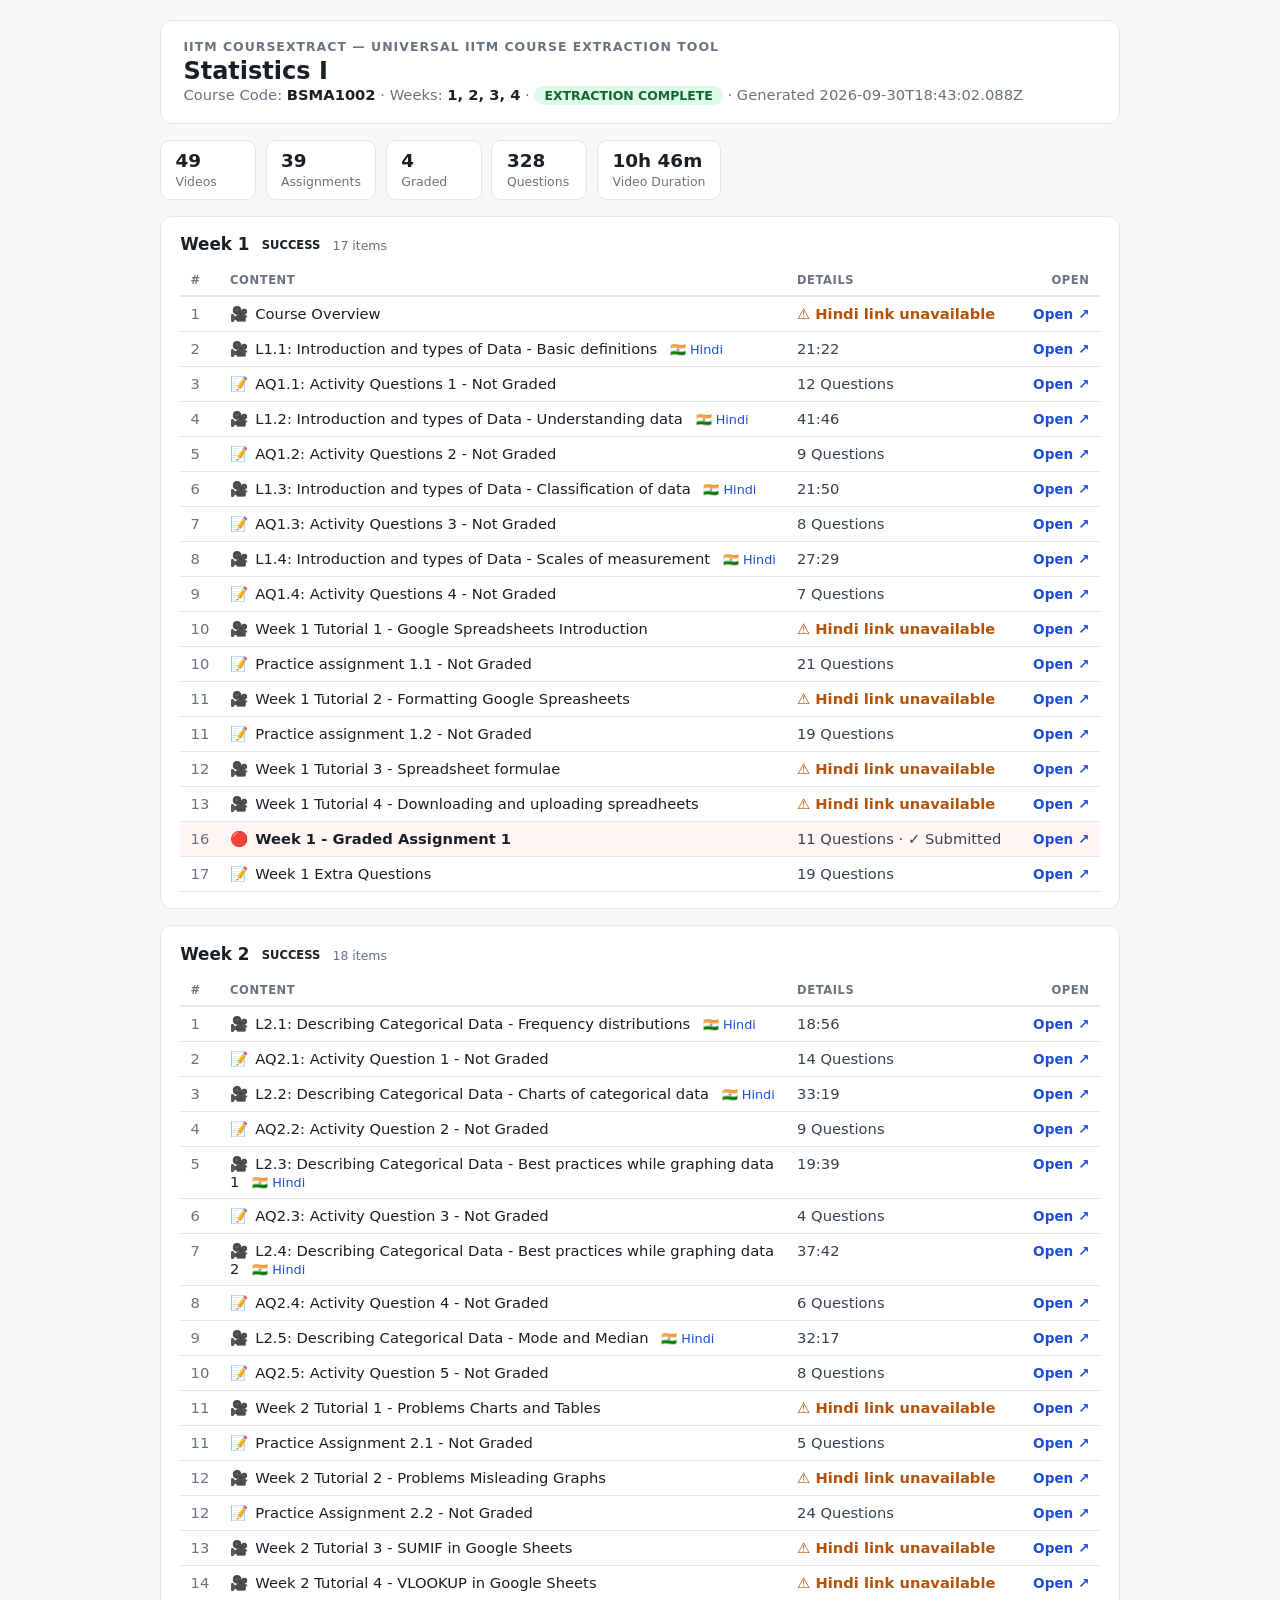
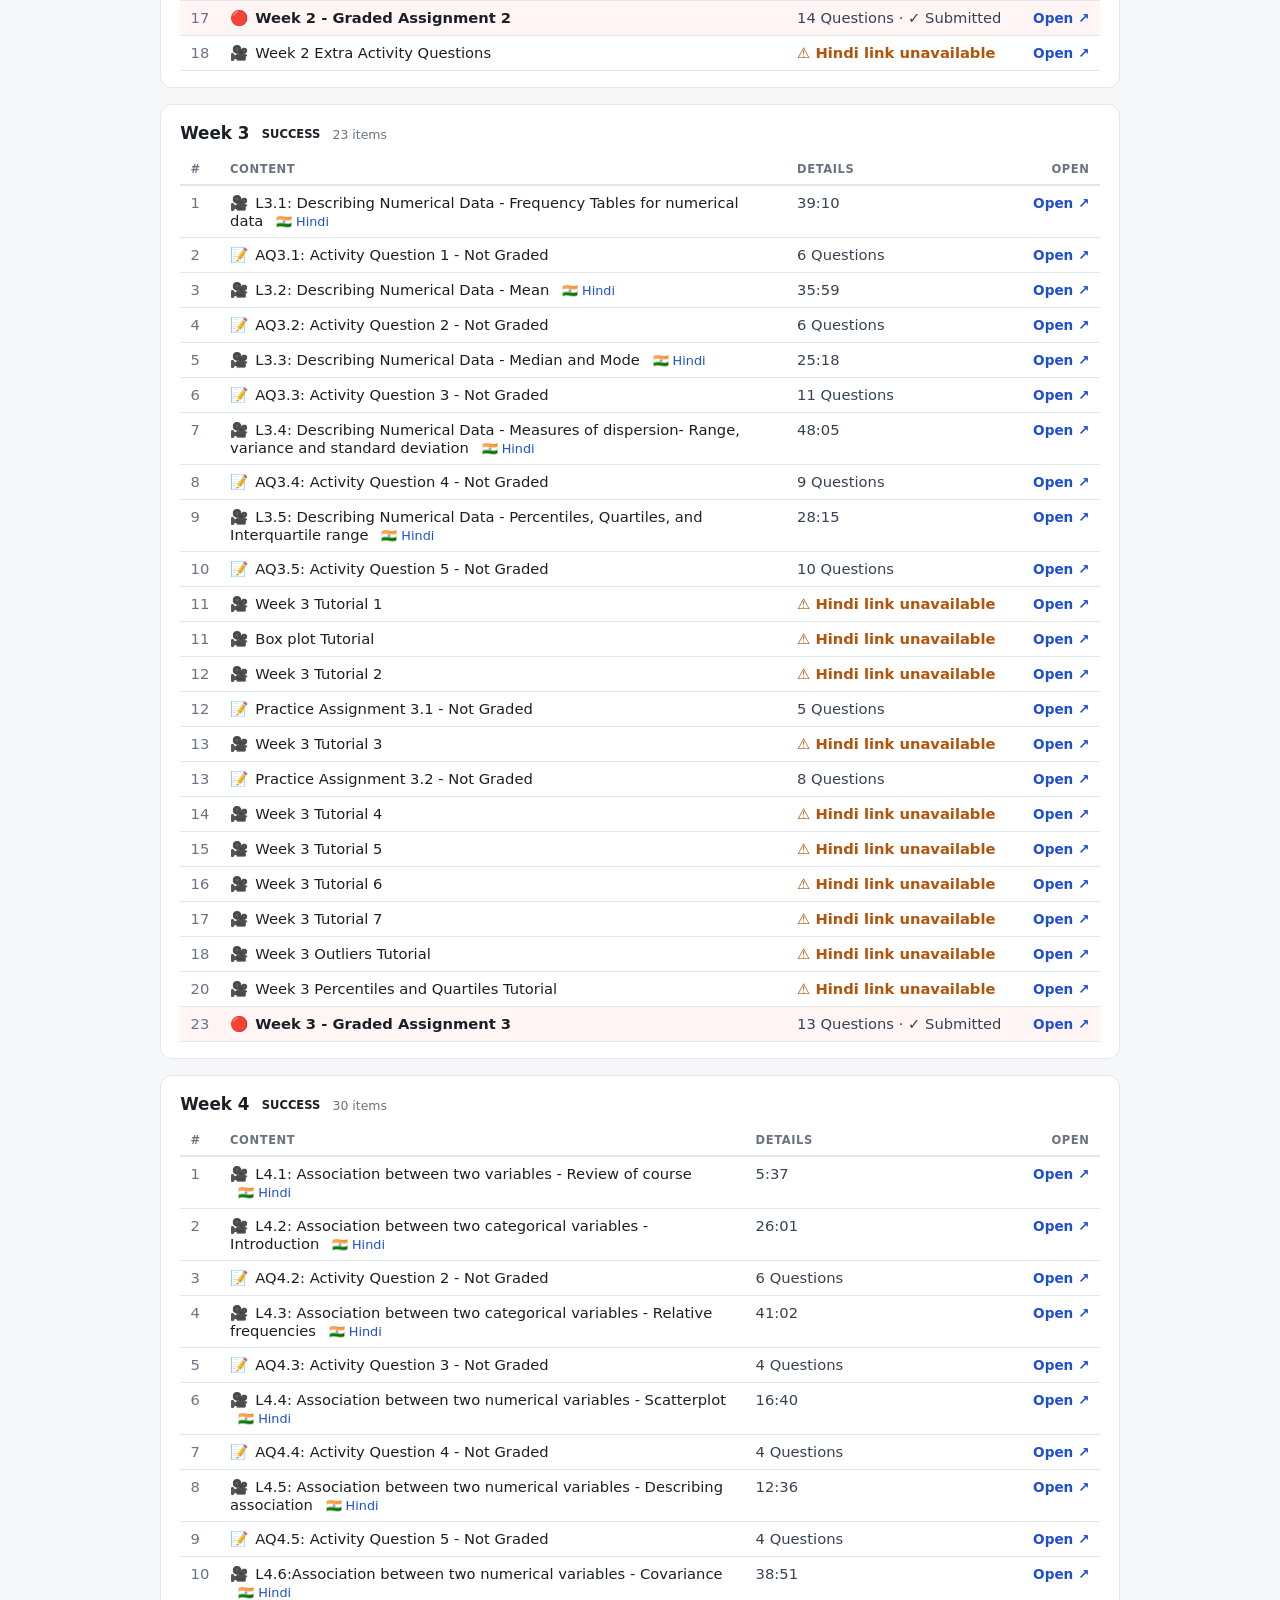
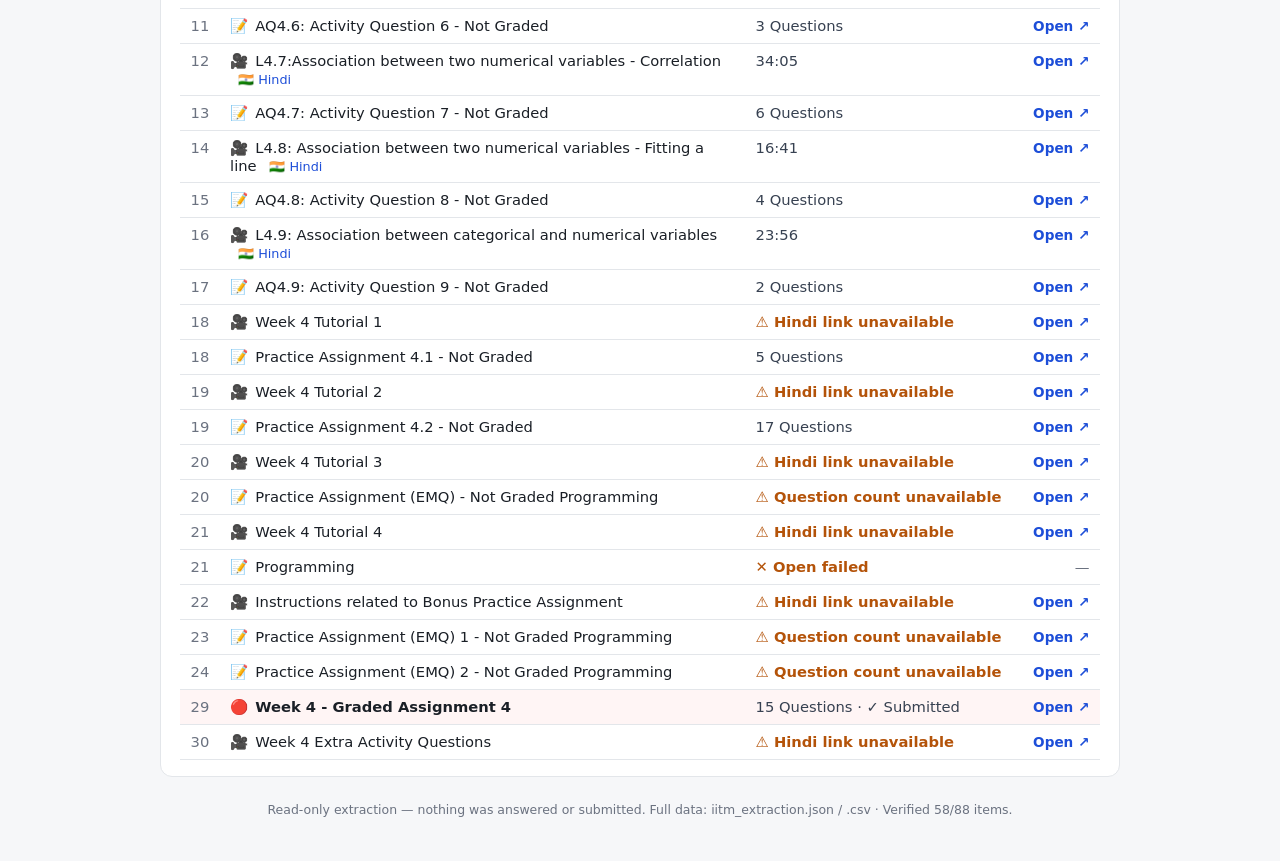
<file: reference/syllabus/Statistics I — IITM CourseXtract (10_1_2026 12：14：52 AM).html>
<!DOCTYPE html> <html lang=en style><!--
 Page saved with SingleFile 
 url: http://127.0.0.1:5500/output/courses/ns_26q2_ma1002/final/iitm_extraction.html 
 saved date: Thu Oct 01 2026 00:14:52 GMT+0530 (India Standard Time)
--><meta charset=utf-8>
<meta name=viewport content="width=device-width, initial-scale=1">
<title>Statistics I — IITM CourseXtract</title>
<style>:root{--line:#e3e6ea;--muted:#6b7280;--warn:#b45309;--bad:#b91c1c}*{box-sizing:border-box}body{font-family:system-ui,"Segoe UI",Roboto,Arial,sans-serif;color:#1a1f26;background:#f6f7f9;margin:0;padding:1.25rem}.wrap{max-width:960px;margin:0 auto}header.app{background:#fff;border:1px solid var(--line);border-radius:12px;padding:1.1rem 1.4rem;margin-bottom:1rem}.brand{font-size:.78rem;font-weight:700;letter-spacing:.08em;text-transform:uppercase;color:var(--muted)}h1{margin:.2rem 0 .1rem;font-size:1.5rem}.meta{color:var(--muted);font-size:.92rem}.meta b{color:#1a1f26}.badge{display:inline-block;padding:2px 10px;border-radius:999px;font-size:.78rem;font-weight:700}.badge.ok{background:#dcfce7;color:#166534}.summary{display:flex;flex-wrap:wrap;gap:.6rem;margin-bottom:1rem}.card{background:#fff;border:1px solid var(--line);border-radius:10px;padding:.55rem .9rem;min-width:96px}.card b{display:block;font-size:1.15rem}.card span{font-size:.78rem;color:var(--muted)}.week{background:#fff;border:1px solid var(--line);border-radius:12px;padding:1rem 1.2rem;margin-bottom:1rem;overflow-x:auto}h2{font-size:1.05rem;margin:.1rem 0 .7rem}.wk-status{font-size:.72rem;vertical-align:middle;margin-left:.4rem}.wk-count{font-size:.78rem;color:var(--muted);font-weight:400;margin-left:.4rem}table{border-collapse:collapse;width:100%;font-size:.92rem}th,td{border-bottom:1px solid var(--line);padding:.5rem .65rem;text-align:left;vertical-align:top}th{font-size:.72rem;text-transform:uppercase;letter-spacing:.05em;color:var(--muted);border-bottom:2px solid var(--line)}td.num{width:2.2rem;color:var(--muted);font-variant-numeric:tabular-nums}td.content .icon{margin-right:.45rem}td.content .title{word-break:break-word}td.details{white-space:nowrap;color:#374151}td.open,th.open{width:5.5rem;text-align:right;white-space:nowrap}a{color:#1d4ed8;text-decoration:none}a:hover{text-decoration:underline}a.hindi{font-size:.8rem;margin-left:.5rem;white-space:nowrap}a.open{font-size:.85rem;font-weight:600}.muted{color:var(--muted)}tr.graded td{background:#fff5f5}tr.graded td.content .title{font-weight:700}tr.warn td.details{color:var(--warn);font-weight:600}footer{color:var(--muted);font-size:.78rem;text-align:center;padding:.6rem 0 1.5rem}@media (max-width:640px){body{padding:.6rem}td.details{white-space:normal}th,td{padding:.45rem .4rem}.card{min-width:80px;flex:1}}</style><meta name=referrer content=no-referrer><link rel=canonical href=http://127.0.0.1:5500/output/courses/ns_26q2_ma1002/final/iitm_extraction.html><meta http-equiv=content-security-policy content="default-src 'none'; font-src 'self' data:; img-src 'self' data:; style-src 'unsafe-inline'; media-src 'self' data:; script-src 'unsafe-inline' data:; object-src 'self' data:; frame-src 'self' data:; form-action 'none'; base-uri 'none';"><body>
<div class=wrap>
 <header class=app>
 <div class=brand>IITM CourseXtract — Universal IITM Course Extraction Tool</div>
 <h1>Statistics I</h1>
 <div class=meta>
 Course Code: <b>BSMA1002</b>
 · Weeks: <b>1, 2, 3, 4</b>
 · <span class="badge ok">EXTRACTION COMPLETE</span>
 · Generated 2026-09-30T18:43:02.088Z
 </div>
 </header>
 <section class=summary>
 <div class=card><b>49</b><span>Videos</span></div>
 <div class=card><b>39</b><span>Assignments</span></div>
 <div class=card><b>4</b><span>Graded</span></div>
 <div class=card><b>328</b><span>Questions</span></div>
 <div class=card><b>10h 46m</b><span>Video Duration</span></div>
 </section>
 <section class=week id=week-1>
 <h2>Week 1 <span class="wk-status ok">SUCCESS</span> <span class=wk-count>17 items</span></h2>
 <table>
 <thead><tr><th class=num>#<th>Content<th>Details<th class=open>Open</thead>
 <tbody>
 <tr class="video warn"><td class=num>1<td class=content><span class=icon aria-hidden=true>🎥</span><span class=title>Course Overview</span><td class=details>⚠ Hindi link unavailable<td class=open><a class=open href="https://seek.onlinedegree.iitm.ac.in/courses/ns_26q2_ma1002?source=eyJhbGciOiJFUzI1NiIsInR5cCI6IkpXVCJ9.[base64].4X0KcBvcwUiBswA6mMlxKTob1QN58lPFH9QC4VM9q7VonR4y4lFK5iOuXWZgfKD8EtpZdm6i59ig0km1Wf4SJg&amp;id=31" target=_blank rel=noopener>Open ↗</a></tr>
 <tr class=video><td class=num>2<td class=content><span class=icon aria-hidden=true>🎥</span><span class=title>L1.1: Introduction and types of Data - Basic definitions</span> <a class=hindi href=https://youtu.be/nHe1nYmtAy0 target=_blank rel=noopener title="Hindi re-recorded lecture">🇮🇳 Hindi</a><td class=details>21:22<td class=open><a class=open href="https://seek.onlinedegree.iitm.ac.in/courses/ns_26q2_ma1002?source=eyJhbGciOiJFUzI1NiIsInR5cCI6IkpXVCJ9.[base64].4X0KcBvcwUiBswA6mMlxKTob1QN58lPFH9QC4VM9q7VonR4y4lFK5iOuXWZgfKD8EtpZdm6i59ig0km1Wf4SJg&amp;id=32" target=_blank rel=noopener>Open ↗</a></tr>
 <tr class=assign><td class=num>3<td class=content><span class=icon aria-hidden=true>📝</span><span class=title>AQ1.1: Activity Questions 1 - Not Graded</span><td class=details>12 Questions<td class=open><a class=open href="https://seek.onlinedegree.iitm.ac.in/courses/ns_26q2_ma1002?source=eyJhbGciOiJFUzI1NiIsInR5cCI6IkpXVCJ9.[base64].4X0KcBvcwUiBswA6mMlxKTob1QN58lPFH9QC4VM9q7VonR4y4lFK5iOuXWZgfKD8EtpZdm6i59ig0km1Wf4SJg&amp;id=33" target=_blank rel=noopener>Open ↗</a></tr>
 <tr class=video><td class=num>4<td class=content><span class=icon aria-hidden=true>🎥</span><span class=title>L1.2: Introduction and types of Data - Understanding data</span> <a class=hindi href=https://youtu.be/5e5nHjXJtUg target=_blank rel=noopener title="Hindi re-recorded lecture">🇮🇳 Hindi</a><td class=details>41:46<td class=open><a class=open href="https://seek.onlinedegree.iitm.ac.in/courses/ns_26q2_ma1002?source=eyJhbGciOiJFUzI1NiIsInR5cCI6IkpXVCJ9.[base64].4X0KcBvcwUiBswA6mMlxKTob1QN58lPFH9QC4VM9q7VonR4y4lFK5iOuXWZgfKD8EtpZdm6i59ig0km1Wf4SJg&amp;id=34" target=_blank rel=noopener>Open ↗</a></tr>
 <tr class=assign><td class=num>5<td class=content><span class=icon aria-hidden=true>📝</span><span class=title>AQ1.2: Activity Questions 2 - Not Graded</span><td class=details>9 Questions<td class=open><a class=open href="https://seek.onlinedegree.iitm.ac.in/courses/ns_26q2_ma1002?source=eyJhbGciOiJFUzI1NiIsInR5cCI6IkpXVCJ9.[base64].4X0KcBvcwUiBswA6mMlxKTob1QN58lPFH9QC4VM9q7VonR4y4lFK5iOuXWZgfKD8EtpZdm6i59ig0km1Wf4SJg&amp;id=35" target=_blank rel=noopener>Open ↗</a></tr>
 <tr class=video><td class=num>6<td class=content><span class=icon aria-hidden=true>🎥</span><span class=title>L1.3: Introduction and types of Data - Classification of data</span> <a class=hindi href=https://youtu.be/JiAaOUCVY-I target=_blank rel=noopener title="Hindi re-recorded lecture">🇮🇳 Hindi</a><td class=details>21:50<td class=open><a class=open href="https://seek.onlinedegree.iitm.ac.in/courses/ns_26q2_ma1002?source=eyJhbGciOiJFUzI1NiIsInR5cCI6IkpXVCJ9.[base64].4X0KcBvcwUiBswA6mMlxKTob1QN58lPFH9QC4VM9q7VonR4y4lFK5iOuXWZgfKD8EtpZdm6i59ig0km1Wf4SJg&amp;id=36" target=_blank rel=noopener>Open ↗</a></tr>
 <tr class=assign><td class=num>7<td class=content><span class=icon aria-hidden=true>📝</span><span class=title>AQ1.3: Activity Questions 3 - Not Graded</span><td class=details>8 Questions<td class=open><a class=open href="https://seek.onlinedegree.iitm.ac.in/courses/ns_26q2_ma1002?source=eyJhbGciOiJFUzI1NiIsInR5cCI6IkpXVCJ9.[base64].4X0KcBvcwUiBswA6mMlxKTob1QN58lPFH9QC4VM9q7VonR4y4lFK5iOuXWZgfKD8EtpZdm6i59ig0km1Wf4SJg&amp;id=37" target=_blank rel=noopener>Open ↗</a></tr>
 <tr class=video><td class=num>8<td class=content><span class=icon aria-hidden=true>🎥</span><span class=title>L1.4: Introduction and types of Data - Scales of measurement</span> <a class=hindi href=https://youtu.be/Cwq9xYC8d6g target=_blank rel=noopener title="Hindi re-recorded lecture">🇮🇳 Hindi</a><td class=details>27:29<td class=open><a class=open href="https://seek.onlinedegree.iitm.ac.in/courses/ns_26q2_ma1002?source=eyJhbGciOiJFUzI1NiIsInR5cCI6IkpXVCJ9.[base64].4X0KcBvcwUiBswA6mMlxKTob1QN58lPFH9QC4VM9q7VonR4y4lFK5iOuXWZgfKD8EtpZdm6i59ig0km1Wf4SJg&amp;id=38" target=_blank rel=noopener>Open ↗</a></tr>
 <tr class=assign><td class=num>9<td class=content><span class=icon aria-hidden=true>📝</span><span class=title>AQ1.4: Activity Questions 4 - Not Graded</span><td class=details>7 Questions<td class=open><a class=open href="https://seek.onlinedegree.iitm.ac.in/courses/ns_26q2_ma1002?source=eyJhbGciOiJFUzI1NiIsInR5cCI6IkpXVCJ9.[base64].4X0KcBvcwUiBswA6mMlxKTob1QN58lPFH9QC4VM9q7VonR4y4lFK5iOuXWZgfKD8EtpZdm6i59ig0km1Wf4SJg&amp;id=39" target=_blank rel=noopener>Open ↗</a></tr>
 <tr class="video warn"><td class=num>10<td class=content><span class=icon aria-hidden=true>🎥</span><span class=title>Week 1 Tutorial 1 - Google Spreadsheets Introduction</span><td class=details>⚠ Hindi link unavailable<td class=open><a class=open href="https://seek.onlinedegree.iitm.ac.in/courses/ns_26q2_ma1002?source=eyJhbGciOiJFUzI1NiIsInR5cCI6IkpXVCJ9.[base64].4X0KcBvcwUiBswA6mMlxKTob1QN58lPFH9QC4VM9q7VonR4y4lFK5iOuXWZgfKD8EtpZdm6i59ig0km1Wf4SJg&amp;id=40" target=_blank rel=noopener>Open ↗</a></tr>
 <tr class=assign><td class=num>10<td class=content><span class=icon aria-hidden=true>📝</span><span class=title>Practice assignment 1.1 - Not Graded</span><td class=details>21 Questions<td class=open><a class=open href="https://seek.onlinedegree.iitm.ac.in/courses/ns_26q2_ma1002?source=eyJhbGciOiJFUzI1NiIsInR5cCI6IkpXVCJ9.[base64].4X0KcBvcwUiBswA6mMlxKTob1QN58lPFH9QC4VM9q7VonR4y4lFK5iOuXWZgfKD8EtpZdm6i59ig0km1Wf4SJg&amp;id=45" target=_blank rel=noopener>Open ↗</a></tr>
 <tr class="video warn"><td class=num>11<td class=content><span class=icon aria-hidden=true>🎥</span><span class=title>Week 1 Tutorial 2 - Formatting Google Spreasheets</span><td class=details>⚠ Hindi link unavailable<td class=open><a class=open href="https://seek.onlinedegree.iitm.ac.in/courses/ns_26q2_ma1002?source=eyJhbGciOiJFUzI1NiIsInR5cCI6IkpXVCJ9.[base64].4X0KcBvcwUiBswA6mMlxKTob1QN58lPFH9QC4VM9q7VonR4y4lFK5iOuXWZgfKD8EtpZdm6i59ig0km1Wf4SJg&amp;id=41" target=_blank rel=noopener>Open ↗</a></tr>
 <tr class=assign><td class=num>11<td class=content><span class=icon aria-hidden=true>📝</span><span class=title>Practice assignment 1.2 - Not Graded</span><td class=details>19 Questions<td class=open><a class=open href="https://seek.onlinedegree.iitm.ac.in/courses/ns_26q2_ma1002?source=eyJhbGciOiJFUzI1NiIsInR5cCI6IkpXVCJ9.[base64].4X0KcBvcwUiBswA6mMlxKTob1QN58lPFH9QC4VM9q7VonR4y4lFK5iOuXWZgfKD8EtpZdm6i59ig0km1Wf4SJg&amp;id=46" target=_blank rel=noopener>Open ↗</a></tr>
 <tr class="video warn"><td class=num>12<td class=content><span class=icon aria-hidden=true>🎥</span><span class=title>Week 1 Tutorial 3 - Spreadsheet formulae</span><td class=details>⚠ Hindi link unavailable<td class=open><a class=open href="https://seek.onlinedegree.iitm.ac.in/courses/ns_26q2_ma1002?source=eyJhbGciOiJFUzI1NiIsInR5cCI6IkpXVCJ9.[base64].4X0KcBvcwUiBswA6mMlxKTob1QN58lPFH9QC4VM9q7VonR4y4lFK5iOuXWZgfKD8EtpZdm6i59ig0km1Wf4SJg&amp;id=42" target=_blank rel=noopener>Open ↗</a></tr>
 <tr class="video warn"><td class=num>13<td class=content><span class=icon aria-hidden=true>🎥</span><span class=title>Week 1 Tutorial 4 - Downloading and uploading spreadheets</span><td class=details>⚠ Hindi link unavailable<td class=open><a class=open href="https://seek.onlinedegree.iitm.ac.in/courses/ns_26q2_ma1002?source=eyJhbGciOiJFUzI1NiIsInR5cCI6IkpXVCJ9.[base64].4X0KcBvcwUiBswA6mMlxKTob1QN58lPFH9QC4VM9q7VonR4y4lFK5iOuXWZgfKD8EtpZdm6i59ig0km1Wf4SJg&amp;id=43" target=_blank rel=noopener>Open ↗</a></tr>
 <tr class=graded><td class=num>16<td class=content><span class=icon aria-hidden=true>🔴</span><span class=title>Week 1 - Graded Assignment 1</span><td class=details>11 Questions · ✓ Submitted<td class=open><a class=open href="https://seek.onlinedegree.iitm.ac.in/courses/ns_26q2_ma1002?source=eyJhbGciOiJFUzI1NiIsInR5cCI6IkpXVCJ9.[base64].4X0KcBvcwUiBswA6mMlxKTob1QN58lPFH9QC4VM9q7VonR4y4lFK5iOuXWZgfKD8EtpZdm6i59ig0km1Wf4SJg&amp;id=587" target=_blank rel=noopener>Open ↗</a></tr>
 <tr class=assign><td class=num>17<td class=content><span class=icon aria-hidden=true>📝</span><span class=title>Week 1 Extra Questions</span><td class=details>19 Questions<td class=open><a class=open href="https://seek.onlinedegree.iitm.ac.in/courses/ns_26q2_ma1002?source=eyJhbGciOiJFUzI1NiIsInR5cCI6IkpXVCJ9.[base64].4X0KcBvcwUiBswA6mMlxKTob1QN58lPFH9QC4VM9q7VonR4y4lFK5iOuXWZgfKD8EtpZdm6i59ig0km1Wf4SJg&amp;id=53" target=_blank rel=noopener>Open ↗</a></tr>
 </tbody>
 </table>
 </section>
 <section class=week id=week-2>
 <h2>Week 2 <span class="wk-status ok">SUCCESS</span> <span class=wk-count>18 items</span></h2>
 <table>
 <thead><tr><th class=num>#<th>Content<th>Details<th class=open>Open</thead>
 <tbody>
 <tr class=video><td class=num>1<td class=content><span class=icon aria-hidden=true>🎥</span><span class=title>L2.1: Describing Categorical Data - Frequency distributions</span> <a class=hindi href=https://youtu.be/gVyhfRCvV3s target=_blank rel=noopener title="Hindi re-recorded lecture">🇮🇳 Hindi</a><td class=details>18:56<td class=open><a class=open href="https://seek.onlinedegree.iitm.ac.in/courses/ns_26q2_ma1002?source=eyJhbGciOiJFUzI1NiIsInR5cCI6IkpXVCJ9.[base64].4X0KcBvcwUiBswA6mMlxKTob1QN58lPFH9QC4VM9q7VonR4y4lFK5iOuXWZgfKD8EtpZdm6i59ig0km1Wf4SJg&amp;id=56" target=_blank rel=noopener>Open ↗</a></tr>
 <tr class=assign><td class=num>2<td class=content><span class=icon aria-hidden=true>📝</span><span class=title>AQ2.1: Activity Question 1 - Not Graded</span><td class=details>14 Questions<td class=open><a class=open href="https://seek.onlinedegree.iitm.ac.in/courses/ns_26q2_ma1002?source=eyJhbGciOiJFUzI1NiIsInR5cCI6IkpXVCJ9.[base64].4X0KcBvcwUiBswA6mMlxKTob1QN58lPFH9QC4VM9q7VonR4y4lFK5iOuXWZgfKD8EtpZdm6i59ig0km1Wf4SJg&amp;id=57" target=_blank rel=noopener>Open ↗</a></tr>
 <tr class=video><td class=num>3<td class=content><span class=icon aria-hidden=true>🎥</span><span class=title>L2.2: Describing Categorical Data - Charts of categorical data</span> <a class=hindi href=https://youtu.be/C-A8tm4z0dY target=_blank rel=noopener title="Hindi re-recorded lecture">🇮🇳 Hindi</a><td class=details>33:19<td class=open><a class=open href="https://seek.onlinedegree.iitm.ac.in/courses/ns_26q2_ma1002?source=eyJhbGciOiJFUzI1NiIsInR5cCI6IkpXVCJ9.[base64].4X0KcBvcwUiBswA6mMlxKTob1QN58lPFH9QC4VM9q7VonR4y4lFK5iOuXWZgfKD8EtpZdm6i59ig0km1Wf4SJg&amp;id=58" target=_blank rel=noopener>Open ↗</a></tr>
 <tr class=assign><td class=num>4<td class=content><span class=icon aria-hidden=true>📝</span><span class=title>AQ2.2: Activity Question 2 - Not Graded</span><td class=details>9 Questions<td class=open><a class=open href="https://seek.onlinedegree.iitm.ac.in/courses/ns_26q2_ma1002?source=eyJhbGciOiJFUzI1NiIsInR5cCI6IkpXVCJ9.[base64].4X0KcBvcwUiBswA6mMlxKTob1QN58lPFH9QC4VM9q7VonR4y4lFK5iOuXWZgfKD8EtpZdm6i59ig0km1Wf4SJg&amp;id=59" target=_blank rel=noopener>Open ↗</a></tr>
 <tr class=video><td class=num>5<td class=content><span class=icon aria-hidden=true>🎥</span><span class=title>L2.3: Describing Categorical Data - Best practices while graphing data 1</span> <a class=hindi href=https://youtu.be/ZrwpYmZ1Wi0 target=_blank rel=noopener title="Hindi re-recorded lecture">🇮🇳 Hindi</a><td class=details>19:39<td class=open><a class=open href="https://seek.onlinedegree.iitm.ac.in/courses/ns_26q2_ma1002?source=eyJhbGciOiJFUzI1NiIsInR5cCI6IkpXVCJ9.[base64].4X0KcBvcwUiBswA6mMlxKTob1QN58lPFH9QC4VM9q7VonR4y4lFK5iOuXWZgfKD8EtpZdm6i59ig0km1Wf4SJg&amp;id=60" target=_blank rel=noopener>Open ↗</a></tr>
 <tr class=assign><td class=num>6<td class=content><span class=icon aria-hidden=true>📝</span><span class=title>AQ2.3: Activity Question 3 - Not Graded</span><td class=details>4 Questions<td class=open><a class=open href="https://seek.onlinedegree.iitm.ac.in/courses/ns_26q2_ma1002?source=eyJhbGciOiJFUzI1NiIsInR5cCI6IkpXVCJ9.[base64].4X0KcBvcwUiBswA6mMlxKTob1QN58lPFH9QC4VM9q7VonR4y4lFK5iOuXWZgfKD8EtpZdm6i59ig0km1Wf4SJg&amp;id=61" target=_blank rel=noopener>Open ↗</a></tr>
 <tr class=video><td class=num>7<td class=content><span class=icon aria-hidden=true>🎥</span><span class=title>L2.4: Describing Categorical Data - Best practices while graphing data 2</span> <a class=hindi href=https://youtu.be/tYzmNXeVhvo target=_blank rel=noopener title="Hindi re-recorded lecture">🇮🇳 Hindi</a><td class=details>37:42<td class=open><a class=open href="https://seek.onlinedegree.iitm.ac.in/courses/ns_26q2_ma1002?source=eyJhbGciOiJFUzI1NiIsInR5cCI6IkpXVCJ9.[base64].4X0KcBvcwUiBswA6mMlxKTob1QN58lPFH9QC4VM9q7VonR4y4lFK5iOuXWZgfKD8EtpZdm6i59ig0km1Wf4SJg&amp;id=62" target=_blank rel=noopener>Open ↗</a></tr>
 <tr class=assign><td class=num>8<td class=content><span class=icon aria-hidden=true>📝</span><span class=title>AQ2.4: Activity Question 4 - Not Graded</span><td class=details>6 Questions<td class=open><a class=open href="https://seek.onlinedegree.iitm.ac.in/courses/ns_26q2_ma1002?source=eyJhbGciOiJFUzI1NiIsInR5cCI6IkpXVCJ9.[base64].4X0KcBvcwUiBswA6mMlxKTob1QN58lPFH9QC4VM9q7VonR4y4lFK5iOuXWZgfKD8EtpZdm6i59ig0km1Wf4SJg&amp;id=63" target=_blank rel=noopener>Open ↗</a></tr>
 <tr class=video><td class=num>9<td class=content><span class=icon aria-hidden=true>🎥</span><span class=title>L2.5: Describing Categorical Data - Mode and Median</span> <a class=hindi href=https://youtu.be/ljaAgjT0wuY target=_blank rel=noopener title="Hindi re-recorded lecture">🇮🇳 Hindi</a><td class=details>32:17<td class=open><a class=open href="https://seek.onlinedegree.iitm.ac.in/courses/ns_26q2_ma1002?source=eyJhbGciOiJFUzI1NiIsInR5cCI6IkpXVCJ9.[base64].4X0KcBvcwUiBswA6mMlxKTob1QN58lPFH9QC4VM9q7VonR4y4lFK5iOuXWZgfKD8EtpZdm6i59ig0km1Wf4SJg&amp;id=64" target=_blank rel=noopener>Open ↗</a></tr>
 <tr class=assign><td class=num>10<td class=content><span class=icon aria-hidden=true>📝</span><span class=title>AQ2.5: Activity Question 5 - Not Graded</span><td class=details>8 Questions<td class=open><a class=open href="https://seek.onlinedegree.iitm.ac.in/courses/ns_26q2_ma1002?source=eyJhbGciOiJFUzI1NiIsInR5cCI6IkpXVCJ9.[base64].4X0KcBvcwUiBswA6mMlxKTob1QN58lPFH9QC4VM9q7VonR4y4lFK5iOuXWZgfKD8EtpZdm6i59ig0km1Wf4SJg&amp;id=65" target=_blank rel=noopener>Open ↗</a></tr>
 <tr class="video warn"><td class=num>11<td class=content><span class=icon aria-hidden=true>🎥</span><span class=title>Week 2 Tutorial 1 - Problems Charts and Tables</span><td class=details>⚠ Hindi link unavailable<td class=open><a class=open href="https://seek.onlinedegree.iitm.ac.in/courses/ns_26q2_ma1002?source=eyJhbGciOiJFUzI1NiIsInR5cCI6IkpXVCJ9.[base64].4X0KcBvcwUiBswA6mMlxKTob1QN58lPFH9QC4VM9q7VonR4y4lFK5iOuXWZgfKD8EtpZdm6i59ig0km1Wf4SJg&amp;id=66" target=_blank rel=noopener>Open ↗</a></tr>
 <tr class=assign><td class=num>11<td class=content><span class=icon aria-hidden=true>📝</span><span class=title>Practice Assignment 2.1 - Not Graded</span><td class=details>5 Questions<td class=open><a class=open href="https://seek.onlinedegree.iitm.ac.in/courses/ns_26q2_ma1002?source=eyJhbGciOiJFUzI1NiIsInR5cCI6IkpXVCJ9.[base64].4X0KcBvcwUiBswA6mMlxKTob1QN58lPFH9QC4VM9q7VonR4y4lFK5iOuXWZgfKD8EtpZdm6i59ig0km1Wf4SJg&amp;id=71" target=_blank rel=noopener>Open ↗</a></tr>
 <tr class="video warn"><td class=num>12<td class=content><span class=icon aria-hidden=true>🎥</span><span class=title>Week 2 Tutorial 2 - Problems Misleading Graphs</span><td class=details>⚠ Hindi link unavailable<td class=open><a class=open href="https://seek.onlinedegree.iitm.ac.in/courses/ns_26q2_ma1002?source=eyJhbGciOiJFUzI1NiIsInR5cCI6IkpXVCJ9.[base64].4X0KcBvcwUiBswA6mMlxKTob1QN58lPFH9QC4VM9q7VonR4y4lFK5iOuXWZgfKD8EtpZdm6i59ig0km1Wf4SJg&amp;id=67" target=_blank rel=noopener>Open ↗</a></tr>
 <tr class=assign><td class=num>12<td class=content><span class=icon aria-hidden=true>📝</span><span class=title>Practice Assignment 2.2 - Not Graded</span><td class=details>24 Questions<td class=open><a class=open href="https://seek.onlinedegree.iitm.ac.in/courses/ns_26q2_ma1002?source=eyJhbGciOiJFUzI1NiIsInR5cCI6IkpXVCJ9.[base64].4X0KcBvcwUiBswA6mMlxKTob1QN58lPFH9QC4VM9q7VonR4y4lFK5iOuXWZgfKD8EtpZdm6i59ig0km1Wf4SJg&amp;id=72" target=_blank rel=noopener>Open ↗</a></tr>
 <tr class="video warn"><td class=num>13<td class=content><span class=icon aria-hidden=true>🎥</span><span class=title>Week 2 Tutorial 3 - SUMIF in Google Sheets</span><td class=details>⚠ Hindi link unavailable<td class=open><a class=open href="https://seek.onlinedegree.iitm.ac.in/courses/ns_26q2_ma1002?source=eyJhbGciOiJFUzI1NiIsInR5cCI6IkpXVCJ9.[base64].4X0KcBvcwUiBswA6mMlxKTob1QN58lPFH9QC4VM9q7VonR4y4lFK5iOuXWZgfKD8EtpZdm6i59ig0km1Wf4SJg&amp;id=68" target=_blank rel=noopener>Open ↗</a></tr>
 <tr class="video warn"><td class=num>14<td class=content><span class=icon aria-hidden=true>🎥</span><span class=title>Week 2 Tutorial 4 - VLOOKUP in Google Sheets</span><td class=details>⚠ Hindi link unavailable<td class=open><a class=open href="https://seek.onlinedegree.iitm.ac.in/courses/ns_26q2_ma1002?source=eyJhbGciOiJFUzI1NiIsInR5cCI6IkpXVCJ9.[base64].4X0KcBvcwUiBswA6mMlxKTob1QN58lPFH9QC4VM9q7VonR4y4lFK5iOuXWZgfKD8EtpZdm6i59ig0km1Wf4SJg&amp;id=69" target=_blank rel=noopener>Open ↗</a></tr>
 <tr class=graded><td class=num>17<td class=content><span class=icon aria-hidden=true>🔴</span><span class=title>Week 2 - Graded Assignment 2</span><td class=details>14 Questions · ✓ Submitted<td class=open><a class=open href="https://seek.onlinedegree.iitm.ac.in/courses/ns_26q2_ma1002?source=eyJhbGciOiJFUzI1NiIsInR5cCI6IkpXVCJ9.[base64].4X0KcBvcwUiBswA6mMlxKTob1QN58lPFH9QC4VM9q7VonR4y4lFK5iOuXWZgfKD8EtpZdm6i59ig0km1Wf4SJg&amp;id=76" target=_blank rel=noopener>Open ↗</a></tr>
 <tr class="video warn"><td class=num>18<td class=content><span class=icon aria-hidden=true>🎥</span><span class=title>Week 2 Extra Activity Questions</span><td class=details>⚠ Hindi link unavailable<td class=open><a class=open href="https://seek.onlinedegree.iitm.ac.in/courses/ns_26q2_ma1002?source=eyJhbGciOiJFUzI1NiIsInR5cCI6IkpXVCJ9.[base64].4X0KcBvcwUiBswA6mMlxKTob1QN58lPFH9QC4VM9q7VonR4y4lFK5iOuXWZgfKD8EtpZdm6i59ig0km1Wf4SJg&amp;id=79" target=_blank rel=noopener>Open ↗</a></tr>
 </tbody>
 </table>
 </section>
 <section class=week id=week-3>
 <h2>Week 3 <span class="wk-status ok">SUCCESS</span> <span class=wk-count>23 items</span></h2>
 <table>
 <thead><tr><th class=num>#<th>Content<th>Details<th class=open>Open</thead>
 <tbody>
 <tr class=video><td class=num>1<td class=content><span class=icon aria-hidden=true>🎥</span><span class=title>L3.1: Describing Numerical Data - Frequency Tables for numerical data</span> <a class=hindi href=https://youtu.be/nGpwm9Ev5RQ target=_blank rel=noopener title="Hindi re-recorded lecture">🇮🇳 Hindi</a><td class=details>39:10<td class=open><a class=open href="https://seek.onlinedegree.iitm.ac.in/courses/ns_26q2_ma1002?source=eyJhbGciOiJFUzI1NiIsInR5cCI6IkpXVCJ9.[base64].4X0KcBvcwUiBswA6mMlxKTob1QN58lPFH9QC4VM9q7VonR4y4lFK5iOuXWZgfKD8EtpZdm6i59ig0km1Wf4SJg&amp;id=81" target=_blank rel=noopener>Open ↗</a></tr>
 <tr class=assign><td class=num>2<td class=content><span class=icon aria-hidden=true>📝</span><span class=title>AQ3.1: Activity Question 1 - Not Graded</span><td class=details>6 Questions<td class=open><a class=open href="https://seek.onlinedegree.iitm.ac.in/courses/ns_26q2_ma1002?source=eyJhbGciOiJFUzI1NiIsInR5cCI6IkpXVCJ9.[base64].4X0KcBvcwUiBswA6mMlxKTob1QN58lPFH9QC4VM9q7VonR4y4lFK5iOuXWZgfKD8EtpZdm6i59ig0km1Wf4SJg&amp;id=82" target=_blank rel=noopener>Open ↗</a></tr>
 <tr class=video><td class=num>3<td class=content><span class=icon aria-hidden=true>🎥</span><span class=title>L3.2: Describing Numerical Data - Mean</span> <a class=hindi href=https://youtu.be/17PjWUHWaqs target=_blank rel=noopener title="Hindi re-recorded lecture">🇮🇳 Hindi</a><td class=details>35:59<td class=open><a class=open href="https://seek.onlinedegree.iitm.ac.in/courses/ns_26q2_ma1002?source=eyJhbGciOiJFUzI1NiIsInR5cCI6IkpXVCJ9.[base64].4X0KcBvcwUiBswA6mMlxKTob1QN58lPFH9QC4VM9q7VonR4y4lFK5iOuXWZgfKD8EtpZdm6i59ig0km1Wf4SJg&amp;id=83" target=_blank rel=noopener>Open ↗</a></tr>
 <tr class=assign><td class=num>4<td class=content><span class=icon aria-hidden=true>📝</span><span class=title>AQ3.2: Activity Question 2 - Not Graded</span><td class=details>6 Questions<td class=open><a class=open href="https://seek.onlinedegree.iitm.ac.in/courses/ns_26q2_ma1002?source=eyJhbGciOiJFUzI1NiIsInR5cCI6IkpXVCJ9.[base64].4X0KcBvcwUiBswA6mMlxKTob1QN58lPFH9QC4VM9q7VonR4y4lFK5iOuXWZgfKD8EtpZdm6i59ig0km1Wf4SJg&amp;id=84" target=_blank rel=noopener>Open ↗</a></tr>
 <tr class=video><td class=num>5<td class=content><span class=icon aria-hidden=true>🎥</span><span class=title>L3.3: Describing Numerical Data - Median and Mode</span> <a class=hindi href=https://youtu.be/aiU6QmOxu_Q target=_blank rel=noopener title="Hindi re-recorded lecture">🇮🇳 Hindi</a><td class=details>25:18<td class=open><a class=open href="https://seek.onlinedegree.iitm.ac.in/courses/ns_26q2_ma1002?source=eyJhbGciOiJFUzI1NiIsInR5cCI6IkpXVCJ9.[base64].4X0KcBvcwUiBswA6mMlxKTob1QN58lPFH9QC4VM9q7VonR4y4lFK5iOuXWZgfKD8EtpZdm6i59ig0km1Wf4SJg&amp;id=85" target=_blank rel=noopener>Open ↗</a></tr>
 <tr class=assign><td class=num>6<td class=content><span class=icon aria-hidden=true>📝</span><span class=title>AQ3.3: Activity Question 3 - Not Graded</span><td class=details>11 Questions<td class=open><a class=open href="https://seek.onlinedegree.iitm.ac.in/courses/ns_26q2_ma1002?source=eyJhbGciOiJFUzI1NiIsInR5cCI6IkpXVCJ9.[base64].4X0KcBvcwUiBswA6mMlxKTob1QN58lPFH9QC4VM9q7VonR4y4lFK5iOuXWZgfKD8EtpZdm6i59ig0km1Wf4SJg&amp;id=86" target=_blank rel=noopener>Open ↗</a></tr>
 <tr class=video><td class=num>7<td class=content><span class=icon aria-hidden=true>🎥</span><span class=title>L3.4: Describing Numerical Data - Measures of dispersion- Range, variance and standard deviation</span> <a class=hindi href=https://youtu.be/1RGTqZLQhWU target=_blank rel=noopener title="Hindi re-recorded lecture">🇮🇳 Hindi</a><td class=details>48:05<td class=open><a class=open href="https://seek.onlinedegree.iitm.ac.in/courses/ns_26q2_ma1002?source=eyJhbGciOiJFUzI1NiIsInR5cCI6IkpXVCJ9.[base64].4X0KcBvcwUiBswA6mMlxKTob1QN58lPFH9QC4VM9q7VonR4y4lFK5iOuXWZgfKD8EtpZdm6i59ig0km1Wf4SJg&amp;id=87" target=_blank rel=noopener>Open ↗</a></tr>
 <tr class=assign><td class=num>8<td class=content><span class=icon aria-hidden=true>📝</span><span class=title>AQ3.4: Activity Question 4 - Not Graded</span><td class=details>9 Questions<td class=open><a class=open href="https://seek.onlinedegree.iitm.ac.in/courses/ns_26q2_ma1002?source=eyJhbGciOiJFUzI1NiIsInR5cCI6IkpXVCJ9.[base64].4X0KcBvcwUiBswA6mMlxKTob1QN58lPFH9QC4VM9q7VonR4y4lFK5iOuXWZgfKD8EtpZdm6i59ig0km1Wf4SJg&amp;id=88" target=_blank rel=noopener>Open ↗</a></tr>
 <tr class=video><td class=num>9<td class=content><span class=icon aria-hidden=true>🎥</span><span class=title>L3.5: Describing Numerical Data - Percentiles, Quartiles, and Interquartile range</span> <a class=hindi href=https://youtu.be/lD8UIvaKfOY target=_blank rel=noopener title="Hindi re-recorded lecture">🇮🇳 Hindi</a><td class=details>28:15<td class=open><a class=open href="https://seek.onlinedegree.iitm.ac.in/courses/ns_26q2_ma1002?source=eyJhbGciOiJFUzI1NiIsInR5cCI6IkpXVCJ9.[base64].4X0KcBvcwUiBswA6mMlxKTob1QN58lPFH9QC4VM9q7VonR4y4lFK5iOuXWZgfKD8EtpZdm6i59ig0km1Wf4SJg&amp;id=89" target=_blank rel=noopener>Open ↗</a></tr>
 <tr class=assign><td class=num>10<td class=content><span class=icon aria-hidden=true>📝</span><span class=title>AQ3.5: Activity Question 5 - Not Graded</span><td class=details>10 Questions<td class=open><a class=open href="https://seek.onlinedegree.iitm.ac.in/courses/ns_26q2_ma1002?source=eyJhbGciOiJFUzI1NiIsInR5cCI6IkpXVCJ9.[base64].4X0KcBvcwUiBswA6mMlxKTob1QN58lPFH9QC4VM9q7VonR4y4lFK5iOuXWZgfKD8EtpZdm6i59ig0km1Wf4SJg&amp;id=90" target=_blank rel=noopener>Open ↗</a></tr>
 <tr class="video warn"><td class=num>11<td class=content><span class=icon aria-hidden=true>🎥</span><span class=title>Week 3 Tutorial 1</span><td class=details>⚠ Hindi link unavailable<td class=open><a class=open href="https://seek.onlinedegree.iitm.ac.in/courses/ns_26q2_ma1002?source=eyJhbGciOiJFUzI1NiIsInR5cCI6IkpXVCJ9.[base64].4X0KcBvcwUiBswA6mMlxKTob1QN58lPFH9QC4VM9q7VonR4y4lFK5iOuXWZgfKD8EtpZdm6i59ig0km1Wf4SJg&amp;id=91" target=_blank rel=noopener>Open ↗</a></tr>
 <tr class="video warn"><td class=num>11<td class=content><span class=icon aria-hidden=true>🎥</span><span class=title>Box plot Tutorial</span><td class=details>⚠ Hindi link unavailable<td class=open><a class=open href="https://seek.onlinedegree.iitm.ac.in/courses/ns_26q2_ma1002?source=eyJhbGciOiJFUzI1NiIsInR5cCI6IkpXVCJ9.[base64].4X0KcBvcwUiBswA6mMlxKTob1QN58lPFH9QC4VM9q7VonR4y4lFK5iOuXWZgfKD8EtpZdm6i59ig0km1Wf4SJg&amp;id=99" target=_blank rel=noopener>Open ↗</a></tr>
 <tr class="video warn"><td class=num>12<td class=content><span class=icon aria-hidden=true>🎥</span><span class=title>Week 3 Tutorial 2</span><td class=details>⚠ Hindi link unavailable<td class=open><a class=open href="https://seek.onlinedegree.iitm.ac.in/courses/ns_26q2_ma1002?source=eyJhbGciOiJFUzI1NiIsInR5cCI6IkpXVCJ9.[base64].4X0KcBvcwUiBswA6mMlxKTob1QN58lPFH9QC4VM9q7VonR4y4lFK5iOuXWZgfKD8EtpZdm6i59ig0km1Wf4SJg&amp;id=92" target=_blank rel=noopener>Open ↗</a></tr>
 <tr class=assign><td class=num>12<td class=content><span class=icon aria-hidden=true>📝</span><span class=title>Practice Assignment 3.1 - Not Graded</span><td class=details>5 Questions<td class=open><a class=open href="https://seek.onlinedegree.iitm.ac.in/courses/ns_26q2_ma1002?source=eyJhbGciOiJFUzI1NiIsInR5cCI6IkpXVCJ9.[base64].4X0KcBvcwUiBswA6mMlxKTob1QN58lPFH9QC4VM9q7VonR4y4lFK5iOuXWZgfKD8EtpZdm6i59ig0km1Wf4SJg&amp;id=101" target=_blank rel=noopener>Open ↗</a></tr>
 <tr class="video warn"><td class=num>13<td class=content><span class=icon aria-hidden=true>🎥</span><span class=title>Week 3 Tutorial 3</span><td class=details>⚠ Hindi link unavailable<td class=open><a class=open href="https://seek.onlinedegree.iitm.ac.in/courses/ns_26q2_ma1002?source=eyJhbGciOiJFUzI1NiIsInR5cCI6IkpXVCJ9.[base64].4X0KcBvcwUiBswA6mMlxKTob1QN58lPFH9QC4VM9q7VonR4y4lFK5iOuXWZgfKD8EtpZdm6i59ig0km1Wf4SJg&amp;id=93" target=_blank rel=noopener>Open ↗</a></tr>
 <tr class=assign><td class=num>13<td class=content><span class=icon aria-hidden=true>📝</span><span class=title>Practice Assignment 3.2 - Not Graded</span><td class=details>8 Questions<td class=open><a class=open href="https://seek.onlinedegree.iitm.ac.in/courses/ns_26q2_ma1002?source=eyJhbGciOiJFUzI1NiIsInR5cCI6IkpXVCJ9.[base64].4X0KcBvcwUiBswA6mMlxKTob1QN58lPFH9QC4VM9q7VonR4y4lFK5iOuXWZgfKD8EtpZdm6i59ig0km1Wf4SJg&amp;id=102" target=_blank rel=noopener>Open ↗</a></tr>
 <tr class="video warn"><td class=num>14<td class=content><span class=icon aria-hidden=true>🎥</span><span class=title>Week 3 Tutorial 4</span><td class=details>⚠ Hindi link unavailable<td class=open><a class=open href="https://seek.onlinedegree.iitm.ac.in/courses/ns_26q2_ma1002?source=eyJhbGciOiJFUzI1NiIsInR5cCI6IkpXVCJ9.[base64].4X0KcBvcwUiBswA6mMlxKTob1QN58lPFH9QC4VM9q7VonR4y4lFK5iOuXWZgfKD8EtpZdm6i59ig0km1Wf4SJg&amp;id=94" target=_blank rel=noopener>Open ↗</a></tr>
 <tr class="video warn"><td class=num>15<td class=content><span class=icon aria-hidden=true>🎥</span><span class=title>Week 3 Tutorial 5</span><td class=details>⚠ Hindi link unavailable<td class=open><a class=open href="https://seek.onlinedegree.iitm.ac.in/courses/ns_26q2_ma1002?source=eyJhbGciOiJFUzI1NiIsInR5cCI6IkpXVCJ9.[base64].4X0KcBvcwUiBswA6mMlxKTob1QN58lPFH9QC4VM9q7VonR4y4lFK5iOuXWZgfKD8EtpZdm6i59ig0km1Wf4SJg&amp;id=95" target=_blank rel=noopener>Open ↗</a></tr>
 <tr class="video warn"><td class=num>16<td class=content><span class=icon aria-hidden=true>🎥</span><span class=title>Week 3 Tutorial 6</span><td class=details>⚠ Hindi link unavailable<td class=open><a class=open href="https://seek.onlinedegree.iitm.ac.in/courses/ns_26q2_ma1002?source=eyJhbGciOiJFUzI1NiIsInR5cCI6IkpXVCJ9.[base64].4X0KcBvcwUiBswA6mMlxKTob1QN58lPFH9QC4VM9q7VonR4y4lFK5iOuXWZgfKD8EtpZdm6i59ig0km1Wf4SJg&amp;id=96" target=_blank rel=noopener>Open ↗</a></tr>
 <tr class="video warn"><td class=num>17<td class=content><span class=icon aria-hidden=true>🎥</span><span class=title>Week 3 Tutorial 7</span><td class=details>⚠ Hindi link unavailable<td class=open><a class=open href="https://seek.onlinedegree.iitm.ac.in/courses/ns_26q2_ma1002?source=eyJhbGciOiJFUzI1NiIsInR5cCI6IkpXVCJ9.[base64].4X0KcBvcwUiBswA6mMlxKTob1QN58lPFH9QC4VM9q7VonR4y4lFK5iOuXWZgfKD8EtpZdm6i59ig0km1Wf4SJg&amp;id=97" target=_blank rel=noopener>Open ↗</a></tr>
 <tr class="video warn"><td class=num>18<td class=content><span class=icon aria-hidden=true>🎥</span><span class=title>Week 3 Outliers Tutorial</span><td class=details>⚠ Hindi link unavailable<td class=open><a class=open href="https://seek.onlinedegree.iitm.ac.in/courses/ns_26q2_ma1002?source=eyJhbGciOiJFUzI1NiIsInR5cCI6IkpXVCJ9.[base64].4X0KcBvcwUiBswA6mMlxKTob1QN58lPFH9QC4VM9q7VonR4y4lFK5iOuXWZgfKD8EtpZdm6i59ig0km1Wf4SJg&amp;id=98" target=_blank rel=noopener>Open ↗</a></tr>
 <tr class="video warn"><td class=num>20<td class=content><span class=icon aria-hidden=true>🎥</span><span class=title>Week 3 Percentiles and Quartiles Tutorial</span><td class=details>⚠ Hindi link unavailable<td class=open><a class=open href="https://seek.onlinedegree.iitm.ac.in/courses/ns_26q2_ma1002?source=eyJhbGciOiJFUzI1NiIsInR5cCI6IkpXVCJ9.[base64].4X0KcBvcwUiBswA6mMlxKTob1QN58lPFH9QC4VM9q7VonR4y4lFK5iOuXWZgfKD8EtpZdm6i59ig0km1Wf4SJg&amp;id=100" target=_blank rel=noopener>Open ↗</a></tr>
 <tr class=graded><td class=num>23<td class=content><span class=icon aria-hidden=true>🔴</span><span class=title>Week 3 - Graded Assignment 3</span><td class=details>13 Questions · ✓ Submitted<td class=open><a class=open href="https://seek.onlinedegree.iitm.ac.in/courses/ns_26q2_ma1002?source=eyJhbGciOiJFUzI1NiIsInR5cCI6IkpXVCJ9.[base64].4X0KcBvcwUiBswA6mMlxKTob1QN58lPFH9QC4VM9q7VonR4y4lFK5iOuXWZgfKD8EtpZdm6i59ig0km1Wf4SJg&amp;id=106" target=_blank rel=noopener>Open ↗</a></tr>
 </tbody>
 </table>
 </section>
 <section class=week id=week-4>
 <h2>Week 4 <span class="wk-status ok">SUCCESS</span> <span class=wk-count>30 items</span></h2>
 <table>
 <thead><tr><th class=num>#<th>Content<th>Details<th class=open>Open</thead>
 <tbody>
 <tr class=video><td class=num>1<td class=content><span class=icon aria-hidden=true>🎥</span><span class=title>L4.1: Association between two variables - Review of course</span> <a class=hindi href=https://youtu.be/tEnnRFYi_Gw target=_blank rel=noopener title="Hindi re-recorded lecture">🇮🇳 Hindi</a><td class=details>5:37<td class=open><a class=open href="https://seek.onlinedegree.iitm.ac.in/courses/ns_26q2_ma1002?source=eyJhbGciOiJFUzI1NiIsInR5cCI6IkpXVCJ9.[base64].4X0KcBvcwUiBswA6mMlxKTob1QN58lPFH9QC4VM9q7VonR4y4lFK5iOuXWZgfKD8EtpZdm6i59ig0km1Wf4SJg&amp;id=110" target=_blank rel=noopener>Open ↗</a></tr>
 <tr class=video><td class=num>2<td class=content><span class=icon aria-hidden=true>🎥</span><span class=title>L4.2: Association between two categorical variables - Introduction</span> <a class=hindi href=https://youtu.be/Q278poQD_x0 target=_blank rel=noopener title="Hindi re-recorded lecture">🇮🇳 Hindi</a><td class=details>26:01<td class=open><a class=open href="https://seek.onlinedegree.iitm.ac.in/courses/ns_26q2_ma1002?source=eyJhbGciOiJFUzI1NiIsInR5cCI6IkpXVCJ9.[base64].4X0KcBvcwUiBswA6mMlxKTob1QN58lPFH9QC4VM9q7VonR4y4lFK5iOuXWZgfKD8EtpZdm6i59ig0km1Wf4SJg&amp;id=111" target=_blank rel=noopener>Open ↗</a></tr>
 <tr class=assign><td class=num>3<td class=content><span class=icon aria-hidden=true>📝</span><span class=title>AQ4.2: Activity Question 2 - Not Graded</span><td class=details>6 Questions<td class=open><a class=open href="https://seek.onlinedegree.iitm.ac.in/courses/ns_26q2_ma1002?source=eyJhbGciOiJFUzI1NiIsInR5cCI6IkpXVCJ9.[base64].4X0KcBvcwUiBswA6mMlxKTob1QN58lPFH9QC4VM9q7VonR4y4lFK5iOuXWZgfKD8EtpZdm6i59ig0km1Wf4SJg&amp;id=112" target=_blank rel=noopener>Open ↗</a></tr>
 <tr class=video><td class=num>4<td class=content><span class=icon aria-hidden=true>🎥</span><span class=title>L4.3: Association between two categorical variables - Relative frequencies</span> <a class=hindi href=https://youtu.be/7JbEb67GuBI target=_blank rel=noopener title="Hindi re-recorded lecture">🇮🇳 Hindi</a><td class=details>41:02<td class=open><a class=open href="https://seek.onlinedegree.iitm.ac.in/courses/ns_26q2_ma1002?source=eyJhbGciOiJFUzI1NiIsInR5cCI6IkpXVCJ9.[base64].4X0KcBvcwUiBswA6mMlxKTob1QN58lPFH9QC4VM9q7VonR4y4lFK5iOuXWZgfKD8EtpZdm6i59ig0km1Wf4SJg&amp;id=113" target=_blank rel=noopener>Open ↗</a></tr>
 <tr class=assign><td class=num>5<td class=content><span class=icon aria-hidden=true>📝</span><span class=title>AQ4.3: Activity Question 3 - Not Graded</span><td class=details>4 Questions<td class=open><a class=open href="https://seek.onlinedegree.iitm.ac.in/courses/ns_26q2_ma1002?source=eyJhbGciOiJFUzI1NiIsInR5cCI6IkpXVCJ9.[base64].4X0KcBvcwUiBswA6mMlxKTob1QN58lPFH9QC4VM9q7VonR4y4lFK5iOuXWZgfKD8EtpZdm6i59ig0km1Wf4SJg&amp;id=114" target=_blank rel=noopener>Open ↗</a></tr>
 <tr class=video><td class=num>6<td class=content><span class=icon aria-hidden=true>🎥</span><span class=title>L4.4: Association between two numerical variables - Scatterplot</span> <a class=hindi href=https://youtu.be/wMT9uiUbTT8 target=_blank rel=noopener title="Hindi re-recorded lecture">🇮🇳 Hindi</a><td class=details>16:40<td class=open><a class=open href="https://seek.onlinedegree.iitm.ac.in/courses/ns_26q2_ma1002?source=eyJhbGciOiJFUzI1NiIsInR5cCI6IkpXVCJ9.[base64].4X0KcBvcwUiBswA6mMlxKTob1QN58lPFH9QC4VM9q7VonR4y4lFK5iOuXWZgfKD8EtpZdm6i59ig0km1Wf4SJg&amp;id=115" target=_blank rel=noopener>Open ↗</a></tr>
 <tr class=assign><td class=num>7<td class=content><span class=icon aria-hidden=true>📝</span><span class=title>AQ4.4: Activity Question 4 - Not Graded</span><td class=details>4 Questions<td class=open><a class=open href="https://seek.onlinedegree.iitm.ac.in/courses/ns_26q2_ma1002?source=eyJhbGciOiJFUzI1NiIsInR5cCI6IkpXVCJ9.[base64].4X0KcBvcwUiBswA6mMlxKTob1QN58lPFH9QC4VM9q7VonR4y4lFK5iOuXWZgfKD8EtpZdm6i59ig0km1Wf4SJg&amp;id=116" target=_blank rel=noopener>Open ↗</a></tr>
 <tr class=video><td class=num>8<td class=content><span class=icon aria-hidden=true>🎥</span><span class=title>L4.5: Association between two numerical variables - Describing association</span> <a class=hindi href=https://youtu.be/YvKF_tSiT5Q target=_blank rel=noopener title="Hindi re-recorded lecture">🇮🇳 Hindi</a><td class=details>12:36<td class=open><a class=open href="https://seek.onlinedegree.iitm.ac.in/courses/ns_26q2_ma1002?source=eyJhbGciOiJFUzI1NiIsInR5cCI6IkpXVCJ9.[base64].4X0KcBvcwUiBswA6mMlxKTob1QN58lPFH9QC4VM9q7VonR4y4lFK5iOuXWZgfKD8EtpZdm6i59ig0km1Wf4SJg&amp;id=117" target=_blank rel=noopener>Open ↗</a></tr>
 <tr class=assign><td class=num>9<td class=content><span class=icon aria-hidden=true>📝</span><span class=title>AQ4.5: Activity Question 5 - Not Graded</span><td class=details>4 Questions<td class=open><a class=open href="https://seek.onlinedegree.iitm.ac.in/courses/ns_26q2_ma1002?source=eyJhbGciOiJFUzI1NiIsInR5cCI6IkpXVCJ9.[base64].4X0KcBvcwUiBswA6mMlxKTob1QN58lPFH9QC4VM9q7VonR4y4lFK5iOuXWZgfKD8EtpZdm6i59ig0km1Wf4SJg&amp;id=118" target=_blank rel=noopener>Open ↗</a></tr>
 <tr class=video><td class=num>10<td class=content><span class=icon aria-hidden=true>🎥</span><span class=title>L4.6:Association between two numerical variables - Covariance</span> <a class=hindi href=https://youtu.be/TxsIi8uLd7A target=_blank rel=noopener title="Hindi re-recorded lecture">🇮🇳 Hindi</a><td class=details>38:51<td class=open><a class=open href="https://seek.onlinedegree.iitm.ac.in/courses/ns_26q2_ma1002?source=eyJhbGciOiJFUzI1NiIsInR5cCI6IkpXVCJ9.[base64].4X0KcBvcwUiBswA6mMlxKTob1QN58lPFH9QC4VM9q7VonR4y4lFK5iOuXWZgfKD8EtpZdm6i59ig0km1Wf4SJg&amp;id=119" target=_blank rel=noopener>Open ↗</a></tr>
 <tr class=assign><td class=num>11<td class=content><span class=icon aria-hidden=true>📝</span><span class=title>AQ4.6: Activity Question 6 - Not Graded</span><td class=details>3 Questions<td class=open><a class=open href="https://seek.onlinedegree.iitm.ac.in/courses/ns_26q2_ma1002?source=eyJhbGciOiJFUzI1NiIsInR5cCI6IkpXVCJ9.[base64].4X0KcBvcwUiBswA6mMlxKTob1QN58lPFH9QC4VM9q7VonR4y4lFK5iOuXWZgfKD8EtpZdm6i59ig0km1Wf4SJg&amp;id=120" target=_blank rel=noopener>Open ↗</a></tr>
 <tr class=video><td class=num>12<td class=content><span class=icon aria-hidden=true>🎥</span><span class=title>L4.7:Association between two numerical variables - Correlation</span> <a class=hindi href=https://youtu.be/8yFAbKEgg34 target=_blank rel=noopener title="Hindi re-recorded lecture">🇮🇳 Hindi</a><td class=details>34:05<td class=open><a class=open href="https://seek.onlinedegree.iitm.ac.in/courses/ns_26q2_ma1002?source=eyJhbGciOiJFUzI1NiIsInR5cCI6IkpXVCJ9.[base64].4X0KcBvcwUiBswA6mMlxKTob1QN58lPFH9QC4VM9q7VonR4y4lFK5iOuXWZgfKD8EtpZdm6i59ig0km1Wf4SJg&amp;id=121" target=_blank rel=noopener>Open ↗</a></tr>
 <tr class=assign><td class=num>13<td class=content><span class=icon aria-hidden=true>📝</span><span class=title>AQ4.7: Activity Question 7 - Not Graded</span><td class=details>6 Questions<td class=open><a class=open href="https://seek.onlinedegree.iitm.ac.in/courses/ns_26q2_ma1002?source=eyJhbGciOiJFUzI1NiIsInR5cCI6IkpXVCJ9.[base64].4X0KcBvcwUiBswA6mMlxKTob1QN58lPFH9QC4VM9q7VonR4y4lFK5iOuXWZgfKD8EtpZdm6i59ig0km1Wf4SJg&amp;id=122" target=_blank rel=noopener>Open ↗</a></tr>
 <tr class=video><td class=num>14<td class=content><span class=icon aria-hidden=true>🎥</span><span class=title>L4.8: Association between two numerical variables - Fitting a line</span> <a class=hindi href=https://youtu.be/yLqNWxd6pm8 target=_blank rel=noopener title="Hindi re-recorded lecture">🇮🇳 Hindi</a><td class=details>16:41<td class=open><a class=open href="https://seek.onlinedegree.iitm.ac.in/courses/ns_26q2_ma1002?source=eyJhbGciOiJFUzI1NiIsInR5cCI6IkpXVCJ9.[base64].4X0KcBvcwUiBswA6mMlxKTob1QN58lPFH9QC4VM9q7VonR4y4lFK5iOuXWZgfKD8EtpZdm6i59ig0km1Wf4SJg&amp;id=123" target=_blank rel=noopener>Open ↗</a></tr>
 <tr class=assign><td class=num>15<td class=content><span class=icon aria-hidden=true>📝</span><span class=title>AQ4.8: Activity Question 8 - Not Graded</span><td class=details>4 Questions<td class=open><a class=open href="https://seek.onlinedegree.iitm.ac.in/courses/ns_26q2_ma1002?source=eyJhbGciOiJFUzI1NiIsInR5cCI6IkpXVCJ9.[base64].4X0KcBvcwUiBswA6mMlxKTob1QN58lPFH9QC4VM9q7VonR4y4lFK5iOuXWZgfKD8EtpZdm6i59ig0km1Wf4SJg&amp;id=124" target=_blank rel=noopener>Open ↗</a></tr>
 <tr class=video><td class=num>16<td class=content><span class=icon aria-hidden=true>🎥</span><span class=title>L4.9: Association between categorical and numerical variables</span> <a class=hindi href=https://youtu.be/5uLNgurbmW8 target=_blank rel=noopener title="Hindi re-recorded lecture">🇮🇳 Hindi</a><td class=details>23:56<td class=open><a class=open href="https://seek.onlinedegree.iitm.ac.in/courses/ns_26q2_ma1002?source=eyJhbGciOiJFUzI1NiIsInR5cCI6IkpXVCJ9.[base64].4X0KcBvcwUiBswA6mMlxKTob1QN58lPFH9QC4VM9q7VonR4y4lFK5iOuXWZgfKD8EtpZdm6i59ig0km1Wf4SJg&amp;id=125" target=_blank rel=noopener>Open ↗</a></tr>
 <tr class=assign><td class=num>17<td class=content><span class=icon aria-hidden=true>📝</span><span class=title>AQ4.9: Activity Question 9 - Not Graded</span><td class=details>2 Questions<td class=open><a class=open href="https://seek.onlinedegree.iitm.ac.in/courses/ns_26q2_ma1002?source=eyJhbGciOiJFUzI1NiIsInR5cCI6IkpXVCJ9.[base64].4X0KcBvcwUiBswA6mMlxKTob1QN58lPFH9QC4VM9q7VonR4y4lFK5iOuXWZgfKD8EtpZdm6i59ig0km1Wf4SJg&amp;id=126" target=_blank rel=noopener>Open ↗</a></tr>
 <tr class="video warn"><td class=num>18<td class=content><span class=icon aria-hidden=true>🎥</span><span class=title>Week 4 Tutorial 1</span><td class=details>⚠ Hindi link unavailable<td class=open><a class=open href="https://seek.onlinedegree.iitm.ac.in/courses/ns_26q2_ma1002?source=eyJhbGciOiJFUzI1NiIsInR5cCI6IkpXVCJ9.[base64].4X0KcBvcwUiBswA6mMlxKTob1QN58lPFH9QC4VM9q7VonR4y4lFK5iOuXWZgfKD8EtpZdm6i59ig0km1Wf4SJg&amp;id=127" target=_blank rel=noopener>Open ↗</a></tr>
 <tr class=assign><td class=num>18<td class=content><span class=icon aria-hidden=true>📝</span><span class=title>Practice Assignment 4.1 - Not Graded</span><td class=details>5 Questions<td class=open><a class=open href="https://seek.onlinedegree.iitm.ac.in/courses/ns_26q2_ma1002?source=eyJhbGciOiJFUzI1NiIsInR5cCI6IkpXVCJ9.[base64].4X0KcBvcwUiBswA6mMlxKTob1QN58lPFH9QC4VM9q7VonR4y4lFK5iOuXWZgfKD8EtpZdm6i59ig0km1Wf4SJg&amp;id=131" target=_blank rel=noopener>Open ↗</a></tr>
 <tr class="video warn"><td class=num>19<td class=content><span class=icon aria-hidden=true>🎥</span><span class=title>Week 4 Tutorial 2</span><td class=details>⚠ Hindi link unavailable<td class=open><a class=open href="https://seek.onlinedegree.iitm.ac.in/courses/ns_26q2_ma1002?source=eyJhbGciOiJFUzI1NiIsInR5cCI6IkpXVCJ9.[base64].4X0KcBvcwUiBswA6mMlxKTob1QN58lPFH9QC4VM9q7VonR4y4lFK5iOuXWZgfKD8EtpZdm6i59ig0km1Wf4SJg&amp;id=128" target=_blank rel=noopener>Open ↗</a></tr>
 <tr class=assign><td class=num>19<td class=content><span class=icon aria-hidden=true>📝</span><span class=title>Practice Assignment 4.2 - Not Graded</span><td class=details>17 Questions<td class=open><a class=open href="https://seek.onlinedegree.iitm.ac.in/courses/ns_26q2_ma1002?source=eyJhbGciOiJFUzI1NiIsInR5cCI6IkpXVCJ9.[base64].4X0KcBvcwUiBswA6mMlxKTob1QN58lPFH9QC4VM9q7VonR4y4lFK5iOuXWZgfKD8EtpZdm6i59ig0km1Wf4SJg&amp;id=132" target=_blank rel=noopener>Open ↗</a></tr>
 <tr class="video warn"><td class=num>20<td class=content><span class=icon aria-hidden=true>🎥</span><span class=title>Week 4 Tutorial 3</span><td class=details>⚠ Hindi link unavailable<td class=open><a class=open href="https://seek.onlinedegree.iitm.ac.in/courses/ns_26q2_ma1002?source=eyJhbGciOiJFUzI1NiIsInR5cCI6IkpXVCJ9.[base64].4X0KcBvcwUiBswA6mMlxKTob1QN58lPFH9QC4VM9q7VonR4y4lFK5iOuXWZgfKD8EtpZdm6i59ig0km1Wf4SJg&amp;id=129" target=_blank rel=noopener>Open ↗</a></tr>
 <tr class="assign warn"><td class=num>20<td class=content><span class=icon aria-hidden=true>📝</span><span class=title>Practice Assignment (EMQ) - Not Graded Programming</span><td class=details>⚠ Question count unavailable<td class=open><a class=open href="https://seek.onlinedegree.iitm.ac.in/courses/ns_26q2_ma1002?source=eyJhbGciOiJFUzI1NiIsInR5cCI6IkpXVCJ9.[base64].4X0KcBvcwUiBswA6mMlxKTob1QN58lPFH9QC4VM9q7VonR4y4lFK5iOuXWZgfKD8EtpZdm6i59ig0km1Wf4SJg&amp;id=135" target=_blank rel=noopener>Open ↗</a></tr>
 <tr class="video warn"><td class=num>21<td class=content><span class=icon aria-hidden=true>🎥</span><span class=title>Week 4 Tutorial 4</span><td class=details>⚠ Hindi link unavailable<td class=open><a class=open href="https://seek.onlinedegree.iitm.ac.in/courses/ns_26q2_ma1002?source=eyJhbGciOiJFUzI1NiIsInR5cCI6IkpXVCJ9.[base64].4X0KcBvcwUiBswA6mMlxKTob1QN58lPFH9QC4VM9q7VonR4y4lFK5iOuXWZgfKD8EtpZdm6i59ig0km1Wf4SJg&amp;id=130" target=_blank rel=noopener>Open ↗</a></tr>
 <tr class="assign warn"><td class=num>21<td class=content><span class=icon aria-hidden=true>📝</span><span class=title>Programming</span><td class=details>✕ Open failed<td class=open><span class=muted>—</span></tr>
 <tr class="video warn"><td class=num>22<td class=content><span class=icon aria-hidden=true>🎥</span><span class=title>Instructions related to Bonus Practice Assignment</span><td class=details>⚠ Hindi link unavailable<td class=open><a class=open href="https://seek.onlinedegree.iitm.ac.in/courses/ns_26q2_ma1002?source=eyJhbGciOiJFUzI1NiIsInR5cCI6IkpXVCJ9.[base64].4X0KcBvcwUiBswA6mMlxKTob1QN58lPFH9QC4VM9q7VonR4y4lFK5iOuXWZgfKD8EtpZdm6i59ig0km1Wf4SJg&amp;id=137" target=_blank rel=noopener>Open ↗</a></tr>
 <tr class="assign warn"><td class=num>23<td class=content><span class=icon aria-hidden=true>📝</span><span class=title>Practice Assignment (EMQ) 1 - Not Graded Programming</span><td class=details>⚠ Question count unavailable<td class=open><a class=open href="https://seek.onlinedegree.iitm.ac.in/courses/ns_26q2_ma1002?source=eyJhbGciOiJFUzI1NiIsInR5cCI6IkpXVCJ9.[base64].4X0KcBvcwUiBswA6mMlxKTob1QN58lPFH9QC4VM9q7VonR4y4lFK5iOuXWZgfKD8EtpZdm6i59ig0km1Wf4SJg&amp;id=138" target=_blank rel=noopener>Open ↗</a></tr>
 <tr class="assign warn"><td class=num>24<td class=content><span class=icon aria-hidden=true>📝</span><span class=title>Practice Assignment (EMQ) 2 - Not Graded Programming</span><td class=details>⚠ Question count unavailable<td class=open><a class=open href="https://seek.onlinedegree.iitm.ac.in/courses/ns_26q2_ma1002?source=eyJhbGciOiJFUzI1NiIsInR5cCI6IkpXVCJ9.[base64].4X0KcBvcwUiBswA6mMlxKTob1QN58lPFH9QC4VM9q7VonR4y4lFK5iOuXWZgfKD8EtpZdm6i59ig0km1Wf4SJg&amp;id=139" target=_blank rel=noopener>Open ↗</a></tr>
 <tr class=graded><td class=num>29<td class=content><span class=icon aria-hidden=true>🔴</span><span class=title>Week 4 - Graded Assignment 4</span><td class=details>15 Questions · ✓ Submitted<td class=open><a class=open href="https://seek.onlinedegree.iitm.ac.in/courses/ns_26q2_ma1002?source=eyJhbGciOiJFUzI1NiIsInR5cCI6IkpXVCJ9.[base64].4X0KcBvcwUiBswA6mMlxKTob1QN58lPFH9QC4VM9q7VonR4y4lFK5iOuXWZgfKD8EtpZdm6i59ig0km1Wf4SJg&amp;id=140" target=_blank rel=noopener>Open ↗</a></tr>
 <tr class="video warn"><td class=num>30<td class=content><span class=icon aria-hidden=true>🎥</span><span class=title>Week 4 Extra Activity Questions</span><td class=details>⚠ Hindi link unavailable<td class=open><a class=open href="https://seek.onlinedegree.iitm.ac.in/courses/ns_26q2_ma1002?source=eyJhbGciOiJFUzI1NiIsInR5cCI6IkpXVCJ9.[base64].4X0KcBvcwUiBswA6mMlxKTob1QN58lPFH9QC4VM9q7VonR4y4lFK5iOuXWZgfKD8EtpZdm6i59ig0km1Wf4SJg&amp;id=143" target=_blank rel=noopener>Open ↗</a></tr>
 </tbody>
 </table>
 </section>
 <footer>Read-only extraction — nothing was answered or submitted. Full data: iitm_extraction.json / .csv · Verified 58/88 items.</footer>
</div>
</file>
<file: src/css/base.css>
/* base.css — design tokens, reset and application shell (Phase 4)
 * Visual language extracted from reference/calendar/august_2026_soft_calendar_dark_fixed.html:
 * near-black background, soft glass surfaces, purple accent, large radii. */

:root {
  /* surfaces */
  --bg: #050507;
  --surface: rgba(255, 255, 255, .075);
  --surface-2: rgba(255, 255, 255, .10);
  --surface-3: rgba(255, 255, 255, .14);
  --border: rgba(255, 255, 255, .085);
  --border-strong: rgba(255, 255, 255, .16);

  /* text */
  --text: #f7f8fa;
  --muted: #b9b6c9;
  --faint: #8d8aa0;

  /* accent + status */
  --accent: #7755e8;
  --accent-2: #5b2aff;
  --accent-soft: #b9a6ff;
  --accent-glow: rgba(119, 85, 232, .45);
  --complete: #5fe0b0;
  --partial: #a58bff;

  /* shape + depth */
  --radius: 28px;
  --radius-sm: 16px;
  --radius-pill: 999px;
  --shadow: 0 28px 65px rgba(47, 24, 130, .35);
  --shadow-soft: 0 10px 30px rgba(8, 4, 30, .35);

  --font: -apple-system, BlinkMacSystemFont, "SF Pro Display", "Segoe UI",
    Inter, "Helvetica Neue", Arial, sans-serif;
  --maxw: 1080px;
}

*, *::before, *::after { box-sizing: border-box; }
html { -webkit-text-size-adjust: 100%; }

body {
  margin: 0;
  min-height: 100vh;
  font-family: var(--font);
  color: var(--text);
  line-height: 1.5;
  background-color: var(--bg);
  background-image:
    radial-gradient(ellipse 55% 45% at 50% 0%, rgba(101, 58, 255, .18), transparent 72%),
    radial-gradient(60% 50% at 50% 100%, rgba(91, 42, 255, .20), transparent 70%),
    linear-gradient(180deg, #090910 0%, #0b0a13 42%, #100b25 68%, #140b3a 100%);
  background-attachment: fixed;
  -webkit-font-smoothing: antialiased;
}

h1, h2, h3 { line-height: 1.2; margin: 0; }
p { margin: 0; }
button { font: inherit; color: inherit; }
a { color: var(--accent-soft); }

/* ---- skip link ---- */
.skip-link {
  position: absolute;
  left: 12px;
  top: -60px;
  z-index: 50;
  padding: 10px 16px;
  border-radius: var(--radius-pill);
  background: var(--surface-3);
  color: var(--text);
  transition: top .2s ease;
}
.skip-link:focus { top: 12px; }

/* ---- header ---- */
.app-header {
  position: sticky;
  top: 0;
  z-index: 20;
  display: flex;
  align-items: center;
  justify-content: space-between;
  gap: 16px;
  padding: 16px clamp(16px, 4vw, 40px);
  border-bottom: 1px solid var(--border);
  background: linear-gradient(180deg, rgba(9, 9, 16, .82), rgba(9, 9, 16, .35));
  backdrop-filter: blur(14px);
}
.app-brand { display: flex; align-items: center; gap: 14px; }
.app-logo {
  display: grid;
  place-items: center;
  width: 44px;
  height: 44px;
  border-radius: 14px;
  font-weight: 700;
  letter-spacing: .02em;
  background:
    radial-gradient(circle at 35% 25%, rgba(255, 255, 255, .28), transparent 40%),
    linear-gradient(135deg, var(--accent), var(--accent-2));
  box-shadow: 0 8px 24px var(--accent-glow);
}
/* U5.1 (CHANGE #006): the supplied logo is dark-stroked (#292D32); render it
   crisp and WHITE inside the existing brand tile — the asset itself is never
   modified, only presented (brightness(0) invert(1) = pure white). */
.app-logo-img {
  width: 62%;
  height: 62%;
  object-fit: contain;
  filter: brightness(0) invert(1);
}
.app-title { font-size: 1.15rem; letter-spacing: .01em; }
.app-tagline { margin-top: 2px; font-size: .8rem; color: var(--muted); }
.app-nav { display: flex; align-items: center; gap: 10px; }

/* U5.1 (CHANGE #005): thin, dark/purple glass scrollbars — a purely visual
   refinement. Nothing is hidden and every scroll mechanism (wheel, trackpad,
   drag, keyboard) keeps working; only the bar's appearance changes. */
* { scrollbar-width: thin; scrollbar-color: rgba(151, 119, 255, .42) transparent; }
::-webkit-scrollbar { width: 10px; height: 10px; }
::-webkit-scrollbar-track { background: transparent; }
::-webkit-scrollbar-thumb {
  background: rgba(151, 119, 255, .34);
  border-radius: 999px;
  border: 2px solid transparent;
  background-clip: padding-box;
}
::-webkit-scrollbar-thumb:hover { background: rgba(151, 119, 255, .55); background-clip: padding-box; }
::-webkit-scrollbar-corner { background: transparent; }

/* ---- layout ---- */
.app-view {
  max-width: var(--maxw);
  margin: 0 auto;
  padding: clamp(20px, 4vw, 40px) clamp(16px, 4vw, 40px) 48px;
}
.app-view:focus { outline: none; }
.app-footer {
  max-width: var(--maxw);
  margin: 0 auto;
  padding: 0 clamp(16px, 4vw, 40px) 40px;
  color: var(--faint);
  font-size: .8rem;
  text-align: center;
}

/* ---- toast (write failures, transient notices) ---- */
.toast {
  position: fixed;
  left: 50%;
  bottom: 24px;
  z-index: 60;
  max-width: min(92vw, 420px);
  padding: 12px 18px;
  border-radius: var(--radius-pill);
  border: 1px solid var(--border-strong);
  background: var(--surface-3);
  backdrop-filter: blur(12px);
  box-shadow: var(--shadow-soft);
  opacity: 0;
  transform: translate(-50%, 20px);
  pointer-events: none;
  transition: opacity .2s ease, transform .2s ease;
}
.toast.is-visible { opacity: 1; transform: translate(-50%, 0); }

:focus-visible { outline: 2px solid var(--accent-soft); outline-offset: 2px; }

@media (prefers-reduced-motion: reduce) {
  * { transition-duration: .001ms !important; animation-duration: .001ms !important; }
}
</file>
<file: src/css/components.css>
/* components.css — shared UI atoms (buttons, panels, progress bar, empty state)
 * Shared by Calendar and Tracker so selection, buttons and progress read the
 * same everywhere. Phase 4. */

/* ---- glass panel ---- */
.panel,
.tracker-hero,
.study-block,
.empty-state {
  border: 1px solid var(--border);
  border-radius: var(--radius);
  background: var(--surface);
  box-shadow: var(--shadow-soft);
  backdrop-filter: blur(10px);
}

/* ---- buttons ---- */
.ghost-button,
.segmented-button,
.icon-button,
.back-button {
  border: 1px solid var(--border);
  background: var(--surface);
  color: var(--text);
  cursor: pointer;
  transition: background .18s ease, border-color .18s ease, transform .18s ease;
}
.ghost-button:hover,
.segmented-button:hover,
.icon-button:hover,
.back-button:hover { background: var(--surface-2); border-color: var(--border-strong); }
.ghost-button:active,
.segmented-button:active,
.icon-button:active,
.back-button:active { transform: translateY(1px); }

.ghost-button {
  padding: 9px 18px;
  border-radius: var(--radius-pill);
  font-size: .85rem;
  font-weight: 600;
}

.back-button {
  padding: 8px 16px;
  border-radius: var(--radius-pill);
  font-size: .82rem;
  align-self: flex-start;
}

.icon-button {
  display: grid;
  place-items: center;
  width: 40px;
  height: 40px;
  border-radius: 50%;
  font-size: 1.3rem;
  line-height: 1;
}

/* ---- segmented control (Monthly / Weekly) ---- */
.segmented {
  display: inline-flex;
  gap: 4px;
  padding: 4px;
  border: 1px solid var(--border);
  border-radius: var(--radius-pill);
  background: rgba(0, 0, 0, .25);
}
.segmented-button {
  padding: 8px 16px;
  border: 0;
  border-radius: var(--radius-pill);
  background: transparent;
  font-size: .82rem;
  font-weight: 600;
  color: var(--muted);
}
.segmented-button.is-active {
  color: #fff;
  background: linear-gradient(135deg, var(--accent), var(--accent-2));
  box-shadow: 0 6px 18px var(--accent-glow);
}

/* ---- progress bar (tracker hero) ---- */
.progress-track {
  height: 10px;
  margin-top: 16px;
  border-radius: var(--radius-pill);
  background: rgba(0, 0, 0, .35);
  border: 1px solid var(--border);
  overflow: hidden;
}
.progress-fill {
  /* The Subject/Week dashboard mini-bars wrap their fill in a <span> (a <div>
   * inside <button> would be invalid HTML). Inline spans ignore width/height,
   * so those fills never grew; blockifying the fill makes the inline
   * style="width:N%" take effect everywhere. Div-based fills already behave
   * as block, so nothing else changes. */
  display: block;
  height: 100%;
  width: 0;
  border-radius: var(--radius-pill);
  background: linear-gradient(90deg, var(--accent), var(--accent-soft));
  transition: width .28s ease;
}

/* ---- count pill ---- */
.block-count {
  padding: 3px 10px;
  border-radius: var(--radius-pill);
  background: var(--surface-2);
  border: 1px solid var(--border);
  font-size: .74rem;
  font-variant-numeric: tabular-nums;
  color: var(--accent-soft);
}

/* ---- empty / error states ---- */
.empty-state {
  display: flex;
  flex-direction: column;
  gap: 12px;
  padding: clamp(24px, 5vw, 40px);
  text-align: center;
  align-items: center;
}
.empty-state h1 { font-size: 1.3rem; }
.empty-state p { color: var(--muted); font-size: .9rem; }
.empty-state .empty-state-date { color: var(--accent-soft); font-weight: 600; }

@media (max-width: 560px) {
  .app-header { flex-wrap: wrap; }
}

/* ---- U5.1 (CHANGE #003): supplied SVG nav/back icons ---- */
/* The supplied assets are black (#000 / #292D32); brightness(0) invert(1)
   renders them WHITE so they stay crisp at any size — no asset is redrawn. */
.nav-icon,
.back-icon {
  width: 15px;
  height: 15px;
  flex: none;
  filter: brightness(0) invert(1);
}
.ghost-button,
.back-button { display: inline-flex; align-items: center; gap: 7px; }
/* The hidden attribute must win over the display rules above (author styles
   otherwise beat the UA's [hidden] rule and Home would never disappear). */
.app-nav .ghost-button[hidden] { display: none; }

/* ---- U5.1 global navigation: normal / hover / active ----
   ACTIVE is derived from the route (aria-current set by app.js) and persists
   WITHOUT hover; HOVER layers on top and never replaces it — the combined
   :hover rule below keeps the active treatment while the pointer is over the
   button. Icon and text always move together: the whole button is the single
   state-bearing control. */
.app-nav .ghost-button[aria-current="page"] {
  color: #fff;
  background: linear-gradient(135deg, var(--accent), var(--accent-2));
  border-color: transparent;
  box-shadow: 0 6px 18px var(--accent-glow);
}
.app-nav .ghost-button[aria-current="page"]:hover {
  background: linear-gradient(135deg, var(--accent), var(--accent-2));
  border-color: rgba(255, 255, 255, .28);
  filter: brightness(1.08);
}
</file>
<file: src/css/calendar.css>
/* calendar.css — Month View + Week View + toolbar (Phase 4)
 * One date identity (day cells), one selection state, one plan-status colour
 * language shared by both views. */

.calendar { display: flex; flex-direction: column; gap: 18px; }

.calendar-toolbar {
  display: flex;
  align-items: center;
  justify-content: space-between;
  gap: 16px;
  flex-wrap: wrap;
}
.calendar-nav { display: flex; align-items: center; gap: 12px; }
.calendar-title { font-size: 1.35rem; letter-spacing: .01em; min-width: 8ch; text-align: center; }

.calendar-body {
  padding: clamp(14px, 3vw, 22px);
  border: 1px solid var(--border);
  border-radius: var(--radius);
  background: var(--surface);
  box-shadow: var(--shadow-soft);
  backdrop-filter: blur(10px);
}

.calendar-hint { color: var(--faint); font-size: .78rem; margin-top: -6px; }

/* ---- shared day cell (month + week) ---- */
.day-number { font-size: .95rem; font-weight: 600; font-variant-numeric: tabular-nums; }

.day-progress {
  display: block;
  height: 4px;
  margin-top: 8px;
  border-radius: var(--radius-pill);
  background: rgba(0, 0, 0, .38);
  overflow: hidden;
}
.day-progress-fill {
  display: block;
  height: 100%;
  border-radius: var(--radius-pill);
  background: var(--partial);
}
.plan-partial .day-progress-fill { background: var(--partial); }
.plan-complete .day-progress-fill { background: var(--complete); }

/* ---- month view ---- */
.month-view { display: flex; flex-direction: column; gap: 8px; }
.month-weekdays,
.month-week {
  display: grid;
  grid-template-columns: repeat(7, minmax(0, 1fr));
  gap: 8px;
}
.month-weekday {
  text-align: center;
  font-size: .7rem;
  letter-spacing: .1em;
  text-transform: uppercase;
  color: var(--faint);
}
.day-cell {
  display: flex;
  flex-direction: column;
  align-items: center;
  min-height: 62px;
  padding: 8px 6px;
  border: 1px solid transparent;
  border-radius: var(--radius-sm);
  background: rgba(255, 255, 255, .04);
  cursor: pointer;
  transition: background .16s ease, border-color .16s ease, transform .16s ease;
}
.day-cell:hover { background: var(--surface-2); }
.day-cell.is-empty { visibility: hidden; }
.day-cell.no-plan { opacity: .55; }
.day-cell.is-selected {
  border-color: var(--accent-soft);
  background:
    radial-gradient(circle at 35% 25%, rgba(255, 255, 255, .22), transparent 45%),
    linear-gradient(135deg, var(--accent), var(--accent-2));
  box-shadow: 0 8px 22px var(--accent-glow);
  opacity: 1;
}
.day-cell.is-selected .day-number { color: #fff; }

/* ---- week view ---- */
.week-view {
  display: grid;
  grid-template-columns: repeat(7, minmax(0, 1fr));
  gap: 10px;
}
.week-day-card {
  display: flex;
  flex-direction: column;
  align-items: center;
  gap: 6px;
  padding: 14px 8px;
  border: 1px solid transparent;
  border-radius: var(--radius-sm);
  background: rgba(255, 255, 255, .04);
  cursor: pointer;
  transition: background .16s ease, border-color .16s ease;
}
.week-day-card:hover { background: var(--surface-2); }
.week-day-card.no-plan { opacity: .55; }
.week-day-card.is-selected {
  border-color: var(--accent-soft);
  background:
    radial-gradient(circle at 35% 20%, rgba(255, 255, 255, .22), transparent 45%),
    linear-gradient(135deg, var(--accent), var(--accent-2));
  box-shadow: 0 10px 26px var(--accent-glow);
  opacity: 1;
}
.week-weekday { font-size: .7rem; letter-spacing: .08em; text-transform: uppercase; color: var(--muted); }
.week-day-card.is-selected .week-weekday { color: #efeaff; }
.week-status { font-size: .72rem; color: var(--muted); font-variant-numeric: tabular-nums; }
.week-day-card.is-selected .week-status { color: #fff; }

@media (max-width: 760px) {
  .week-view {
    grid-auto-flow: column;
    grid-auto-columns: 42%;
    grid-template-columns: none;
    overflow-x: auto;
    padding-bottom: 6px;
    scroll-snap-type: x proximity;
  }
  .week-day-card { scroll-snap-align: center; }
}

@media (max-width: 560px) {
  .calendar-title { font-size: 1.15rem; }
  .day-cell { min-height: 54px; }
}

/* ===========================================================================
   U2 — canonical calendar experience
   Study-cycle metadata, selected-date context panel, note/event indicators.
   All colours come from the existing design tokens in base.css; no new theme.
   =========================================================================== */

.calendar-heading { display: flex; flex-direction: column; gap: 2px; min-width: 12ch; }
.calendar-title { margin: 0; }
.calendar-subtitle {
  margin: 0;
  font-size: .74rem;
  letter-spacing: .04em;
  color: var(--faint);
  font-variant-numeric: tabular-nums;
}

/* ---- date cell metadata ---- */
.day-meta {
  font-size: .62rem;
  line-height: 1.1;
  letter-spacing: .02em;
  color: var(--faint);
  font-variant-numeric: tabular-nums;
  white-space: nowrap;
}
.day-badge {
  display: inline-block;
  margin-top: 3px;
  padding: 1px 6px;
  border-radius: var(--radius-pill);
  font-size: .58rem;
  font-weight: 600;
  letter-spacing: .03em;
  text-transform: uppercase;
  white-space: nowrap;
}
.day-badge.is-graded { background: rgba(255, 176, 84, .18); color: #ffc178; }
.day-badge.is-practice { background: rgba(120, 190, 255, .16); color: #9fd0ff; }
.day-badge.is-week-start { background: rgba(160, 140, 255, .18); color: #c3b4ff; }

.day-dots { display: inline-flex; gap: 3px; margin-top: 4px; }
.day-dot { width: 5px; height: 5px; border-radius: 50%; display: block; }
.day-dot.is-note { background: var(--accent-soft); }
.day-dot.is-event { background: #ffc178; }

/* Study days read slightly warmer than ordinary dates, so the cycle is
   visible at a glance without turning every cell into a dashboard. */
.day-cell.is-study-day { background: rgba(119, 85, 232, .10); }
.day-cell.is-graded-day { box-shadow: inset 0 0 0 1px rgba(255, 176, 84, .34); }
.day-cell.is-practice-day { box-shadow: inset 0 0 0 1px rgba(120, 190, 255, .24); }
.day-cell.is-selected { box-shadow: 0 8px 22px var(--accent-glow); }

.week-day-card.is-study-day { background: rgba(119, 85, 232, .10); }
.week-day-card.is-graded-day { box-shadow: inset 0 0 0 1px rgba(255, 176, 84, .34); }
.week-day-card.is-practice-day { box-shadow: inset 0 0 0 1px rgba(120, 190, 255, .24); }
.week-day-card.is-selected { box-shadow: 0 10px 26px var(--accent-glow); }
.week-empty { grid-column: 1 / -1; color: var(--muted); padding: 18px 4px; text-align: center; }
/* ---- selected-date context panel ---- */
.calendar-context-wrap { display: flex; }
.cal-context {
  display: flex;
  flex-direction: column;
  gap: 12px;
  padding: clamp(14px, 3vw, 20px);
  border: 1px solid var(--border);
  border-radius: var(--radius);
  background: var(--surface);
}
.cal-context-head { display: flex; align-items: baseline; gap: 10px; flex-wrap: wrap; }
.cal-context-date { margin: 0; font-size: 1.05rem; }
.cal-context-weekday { margin: 0; color: var(--faint); font-size: .78rem; }

.cal-context-meta { display: flex; flex-wrap: wrap; gap: 8px 26px; margin: 0; }
.cal-context-row { display: flex; flex-direction: column; gap: 2px; }
.cal-context-row dt {
  font-size: .66rem;
  letter-spacing: .09em;
  text-transform: uppercase;
  color: var(--faint);
}
.cal-context-row dd { margin: 0; font-size: .86rem; }

.cal-context-actions { display: flex; gap: 8px; flex-wrap: wrap; }
.cal-action { font-size: .78rem; padding: 6px 12px; }

.cal-context-list { display: flex; flex-direction: column; gap: 6px; }
.cal-context-subhead {
  margin: 0;
  font-size: .66rem;
  letter-spacing: .09em;
  text-transform: uppercase;
  color: var(--faint);
}
.cal-context-list ul { list-style: none; margin: 0; padding: 0; display: flex; flex-direction: column; gap: 4px; }
.cal-note-item, .cal-event-item {
  display: flex;
  align-items: center;
  justify-content: space-between;
  gap: 10px;
  padding: 7px 11px;
  border: 1px solid var(--border);
  border-radius: var(--radius-sm);
  background: rgba(255, 255, 255, .03);
  font-size: .82rem;
}
.cal-event-time { font-variant-numeric: tabular-nums; }
.cal-remove {
  border: 0;
  background: none;
  color: var(--faint);
  font-size: 1.05rem;
  line-height: 1;
  cursor: pointer;
  padding: 2px 6px;
  border-radius: var(--radius-sm);
}
.cal-remove:hover { color: #fff; background: rgba(255, 255, 255, .08); }

/* Non-destructive failure state (canonical calendar unavailable). */
.calendar.is-unavailable .empty-state { margin: 0; }

/* ---- responsive (U2) ---- */
@media (max-width: 640px) {
  .calendar-toolbar { gap: 12px; }
  .calendar-heading { min-width: 0; flex: 1 1 100%; text-align: center; }
  .calendar-nav { justify-content: space-between; width: 100%; }
  .calendar-title { font-size: 1.15rem; }
  .day-meta { font-size: .56rem; }
  .day-badge { font-size: .5rem; padding: 1px 4px; }
  .day-cell { min-height: 54px; padding: 6px 3px; }
  .cal-context-meta { gap: 8px 18px; }
  .cal-action { flex: 1 1 auto; }
}
</file>
<file: src/css/tracker.css>
/* tracker.css — Daily Tracker (Phase 4)
 * Structure follows reference/daily-tracker: hero + progress bar, then one card
 * per schedule block, then one row per task. Re-skinned to the dark glass /
 * purple language so the tracker matches the calendar. */

.tracker { display: flex; flex-direction: column; gap: 16px; }
.tracker-top { display: flex; align-items: center; }

/* ---- hero ---- */
.tracker-hero { padding: clamp(20px, 4vw, 30px); }
.tracker-heading { font-size: 1.4rem; }
.tracker-subtitle { margin-top: 6px; font-size: .85rem; color: var(--muted); }
.tracker-stats {
  display: flex;
  justify-content: space-between;
  gap: 12px;
  margin-top: 10px;
  font-size: .8rem;
  color: var(--muted);
  font-variant-numeric: tabular-nums;
}

/* ---- block card ---- */
.study-block { padding: clamp(16px, 3vw, 22px); }
.study-block.is-academic { border-color: rgba(119, 85, 232, .35); }
.study-block.is-break {
  background: rgba(255, 255, 255, .035);
  box-shadow: none;
}

.block-head {
  display: flex;
  align-items: flex-start;
  justify-content: space-between;
  gap: 12px;
}
.block-title h3 { font-size: 1rem; }
.block-focus { display: block; margin-top: 3px; font-size: .8rem; color: var(--muted); }
.block-meta {
  display: flex;
  align-items: center;
  gap: 10px;
  flex-shrink: 0;
}
.block-time { font-size: .78rem; color: var(--faint); font-variant-numeric: tabular-nums; }

.block-tasks { display: flex; flex-direction: column; gap: 8px; margin-top: 14px; }
.block-note { margin-top: 12px; font-size: .82rem; color: var(--muted); }
.block-empty {
  margin-top: 12px;
  padding: 12px 14px;
  border: 1px dashed var(--border-strong);
  border-radius: var(--radius-sm);
  font-size: .82rem;
  color: var(--faint);
}

/* ---- task row ---- */
.task-row {
  display: flex;
  align-items: flex-start;
  gap: 12px;
  padding: 12px 14px;
  border: 1px solid var(--border);
  border-radius: var(--radius-sm);
  background: var(--surface);
  cursor: pointer;
  transition: background .16s ease, border-color .16s ease;
}
.task-row:hover { background: var(--surface-2); border-color: var(--border-strong); }
.task-row.is-completed { border-color: rgba(95, 224, 176, .35); background: rgba(95, 224, 176, .07); }
.task-row.is-completed .task-name {
  color: var(--muted);
  text-decoration: line-through;
  text-decoration-color: rgba(95, 224, 176, .6);
}

.task-checkbox {
  flex-shrink: 0;
  width: 20px;
  height: 20px;
  margin-top: 1px;
  accent-color: var(--accent);
  cursor: pointer;
}

.task-text { display: flex; flex-direction: column; gap: 2px; min-width: 0; }
.task-name { font-size: .92rem; }
.task-meta { font-size: .76rem; color: var(--muted); }

@media (max-width: 560px) {
  .block-head { flex-direction: column; }
  .block-meta { justify-content: flex-start; }
}
</file>
<file: src/css/progress.css>
/* progress.css — Progress Dashboard + drill-down (Phase 5)
 * Same visual language as Phase 4: glass panels, purple accent, rounded rows,
 * the shared .progress-track / .progress-fill bar from components.css. */

.progress-page { display: flex; flex-direction: column; gap: 18px; }

/* ---- navigation chrome (back + breadcrumbs) ---- */
.progress-nav {
  display: flex;
  align-items: center;
  justify-content: space-between;
  gap: 12px;
  flex-wrap: wrap;
}
.progress-crumbs {
  display: flex;
  align-items: center;
  gap: 8px;
  margin: 0;
  padding: 0;
  list-style: none;
  font-size: .8rem;
  color: var(--muted);
  flex-wrap: wrap;
}
.progress-crumb-link {
  border: 0;
  padding: 2px 0;
  background: none;
  color: var(--accent-soft);
  cursor: pointer;
  text-decoration: underline;
  text-underline-offset: 3px;
}
.progress-crumb-link:hover { color: #fff; }
.progress-crumb.is-current { color: var(--text); font-weight: 600; }
.progress-crumb-sep { color: var(--faint); }

.progress-title { font-size: 1.5rem; letter-spacing: .01em; }
.progress-body { display: flex; flex-direction: column; gap: 18px; }

/* ---- overall hero ---- */
.progress-hero {
  padding: clamp(20px, 4vw, 30px);
  border: 1px solid var(--border);
  border-radius: var(--radius);
  background: var(--surface);
  box-shadow: var(--shadow-soft);
  backdrop-filter: blur(10px);
}
.progress-hero-head {
  display: flex;
  align-items: baseline;
  justify-content: space-between;
  gap: 12px;
  flex-wrap: wrap;
}
.progress-hero-title { font-size: 1.25rem; }
.progress-hero-percent {
  font-size: 2rem;
  font-weight: 700;
  line-height: 1;
  color: var(--accent-soft);
  font-variant-numeric: tabular-nums;
}
.progress-hero-stats {
  display: flex;
  justify-content: space-between;
  gap: 12px;
  margin-top: 10px;
  font-size: .82rem;
  color: var(--muted);
  font-variant-numeric: tabular-nums;
}

/* ---- sections ---- */
.progress-section {
  padding: clamp(16px, 3vw, 24px);
  border: 1px solid var(--border);
  border-radius: var(--radius);
  background: var(--surface);
  box-shadow: var(--shadow-soft);
  backdrop-filter: blur(10px);
}
.progress-section-title {
  margin: 0 0 12px;
  font-size: .78rem;
  letter-spacing: .12em;
  text-transform: uppercase;
  color: var(--faint);
}

/* ---- drill-down rows ---- */
.progress-list { display: flex; flex-direction: column; gap: 8px; }
.progress-row {
  display: flex;
  align-items: center;
  justify-content: space-between;
  gap: 14px;
  width: 100%;
  padding: 12px 14px;
  border: 1px solid var(--border);
  border-radius: var(--radius-sm);
  background: rgba(255, 255, 255, .04);
  text-align: left;
  cursor: pointer;
  transition: background .16s ease, border-color .16s ease;
}
.progress-row:hover { background: var(--surface-2); border-color: var(--border-strong); }
.progress-row.is-empty-row { opacity: .6; }
.progress-row-main { display: flex; flex-direction: column; gap: 2px; min-width: 0; }
.progress-row-label { font-size: .95rem; font-weight: 600; }
.progress-row-stats { font-size: .76rem; color: var(--muted); font-variant-numeric: tabular-nums; }
.progress-row-side {
  display: flex;
  align-items: center;
  gap: 10px;
  flex-shrink: 0;
}
.progress-row-percent {
  font-size: .95rem;
  font-weight: 700;
  color: var(--accent-soft);
  font-variant-numeric: tabular-nums;
  min-width: 3.5ch;
  text-align: right;
}
.progress-track-sm { width: 110px; margin-top: 0; height: 6px; }

/* ---- level heads ---- */
.progress-page-head {
  display: flex;
  flex-direction: column;
  gap: 8px;
  padding: clamp(16px, 3vw, 24px);
  border: 1px solid var(--border);
  border-radius: var(--radius);
  background: var(--surface);
  box-shadow: var(--shadow-soft);
  backdrop-filter: blur(10px);
}
.progress-heading { font-size: 1.35rem; }
.progress-sub { font-size: .82rem; color: var(--muted); }
.progress-page-head .ghost-button { align-self: flex-start; margin-top: 4px; }
.progress-chips { display: flex; gap: 8px; flex-wrap: wrap; }
.progress-chip {
  padding: 3px 10px;
  border-radius: var(--radius-pill);
  border: 1px solid var(--border);
  background: var(--surface-2);
  font-size: .72rem;
  color: var(--muted);
  white-space: nowrap;
}
.progress-chip.is-done { color: var(--complete); border-color: rgba(95, 224, 176, .35); }
.progress-chip.is-pending { color: var(--muted); }

/* ---- day task list (read-only; the tracker owns interaction) ---- */
.progress-tasks {
  display: flex;
  flex-direction: column;
  gap: 8px;
  margin: 0;
  padding: 0;
  list-style: none;
}
.progress-task {
  cursor: default;
  justify-content: space-between;
  align-items: center;
}
.progress-task:hover { background: var(--surface-2); }
.progress-task .task-text { flex: 1 1 auto; }
.progress-task-side {
  display: flex;
  align-items: center;
  gap: 8px;
  flex-shrink: 0;
}
.progress-task.is-excluded { opacity: .7; }

.progress-empty {
  margin-top: 10px;
  font-size: .82rem;
  color: var(--faint);
}

@media (max-width: 640px) {
  .progress-row { flex-direction: column; align-items: flex-start; }
  .progress-row-side { width: 100%; justify-content: space-between; }
  .progress-track-sm { flex: 1 1 auto; width: auto; }
  .progress-task { flex-direction: column; align-items: flex-start; }
  .progress-task-side { margin-top: 6px; }
  .progress-hero-percent { font-size: 1.6rem; }
}
</file>
<file: src/css/reports.css>
/*
 * src/css/reports.css — Study-Planner Phase 6 (Report Viewer + Progress Calendar)
 *
 * Three parts:
 *   1. Block colour tokens (one deterministic colour per report-model colour key)
 *   2. Report viewer chrome (read-only report tables, stats, export buttons)
 *   3. The weekly progress calendar: 7-day grid, time axis, positioned blocks
 *
 * Colours reuse the application theme tokens from base.css. The block tokens are
 * tuned against this dark theme rather than copied from the reference screenshot,
 * and are mirrored verbatim in export-engine.js so an exported report matches.
 */

:root {
  --tok-math: #e8a317;
  --tok-stats: #1fb59a;
  --tok-ct: #7c6cf0;
  --tok-english: #3d8ce0;
  --tok-revision: #4fbf5a;
  --tok-review: #8a6fd4;
  --tok-practice: #d98324;
  --tok-rest: #3a3a4a;
  --tok-subject-other: #6b6b80;
}

.rp-root { display: flex; flex-direction: column; gap: 18px; }

.rp-heading {
  margin: 0;
  font-size: 22px;
  font-weight: 650;
  letter-spacing: -.02em;
}

/* ---- summary stat ------------------------------------------------------ */

.rp-overview {
  background: var(--surface);
  border: 1px solid var(--border);
  border-radius: var(--radius);
  padding: 20px 22px;
  display: flex;
  flex-direction: column;
  gap: 12px;
}

.rp-stat { display: flex; flex-direction: column; gap: 2px; }

.rp-stat-num { font-size: 34px; font-weight: 650; letter-spacing: -.02em; }

.rp-stat-lbl {
  font-size: 12px;
  color: var(--muted);
  letter-spacing: .05em;
  text-transform: uppercase;
}

.rp-stat-meta { font-size: 13px; color: var(--faint); }

.rp-bar {
  position: relative;
  height: 8px;
  border-radius: 999px;
  background: var(--surface-2);
  overflow: hidden;
}

.rp-bar > span {
  position: absolute;
  inset: 0 auto 0 0;
  display: block;
  border-radius: 999px;
  background: linear-gradient(90deg, var(--accent), var(--accent-soft));
}

.rp-note { margin: 0; font-size: 13px; color: var(--faint); }

/* ---- report tables ----------------------------------------------------- */

.rp-section {
  background: var(--surface);
  border: 1px solid var(--border);
  border-radius: var(--radius);
  padding: 18px 20px;
}

.rp-section-title {
  margin: 0 0 12px;
  font-size: 12px;
  font-weight: 600;
  letter-spacing: .06em;
  text-transform: uppercase;
  color: var(--muted);
}

.rp-table { width: 100%; border-collapse: collapse; font-size: 14px; }

/* U3 §2 (Overall Progress alignment): a numeric header must define its column
 * in the SAME alignment as the values below it. `.rp-table th` outranks the
 * bare `.rp-num` class, so right-aligned numeric cells used to drift visually
 * under the NEXT header. Scoped to the Overall report only — the other report
 * scopes keep their existing presentation. */
.rp-root[data-report-kind="overall"] .rp-table th.rp-num { text-align: right; }

/* U4 §4.2 (Weekly Report): the same header->column defect as §2 — a numeric
 * header defines its column left-aligned while the values below sit right.
 * Scoped to the Weekly report only; other scopes keep their rendering. */
.rp-root[data-report-kind="week"] .rp-table th.rp-num { text-align: right; }

/* Daily Report (Schedule table): same header->column defect again — the TASKS
 * and PROGRESS headers define their columns left-aligned while the values
 * below sit right, so the columns read as shifted. Scoped to the Daily report;
 * within that scope only the Schedule table has numeric headers (the locked
 * Tasks table has none: Task/Type/State), so the Tasks table is unaffected. */
.rp-root[data-report-kind="day"] .rp-table th.rp-num { text-align: right; }

/* U4 §5.1 (Daily Report): in the Schedule table a row's content drifted too
 * close to the following row. Schedule rows now keep extra BOTTOM clearance so
 * every row's content sits clearly inside its own row and the boundaries read
 * cleanly. Scoped to the Schedule section only (.rp-sched) — the Tasks table
 * (§5.2, locked) stays on the base .rp-table rules untouched. */
.rp-sched .rp-table td { padding-top: 9px; padding-bottom: 14px; }

.rp-table th {
  text-align: left;
  font-size: 11px;
  font-weight: 600;
  letter-spacing: .06em;
  text-transform: uppercase;
  color: var(--faint);
  padding: 0 10px 8px 0;
  border-bottom: 1px solid var(--border);
}

.rp-table td {
  padding: 9px 10px 9px 0;
  border-bottom: 1px solid var(--border);
  vertical-align: top;
}

.rp-table tr:last-child td { border-bottom: 0; }

.rp-num {
  text-align: right;
  font-variant-numeric: tabular-nums;
  white-space: nowrap;
}

.rp-link {
  color: var(--accent-soft);
  text-decoration: none;
  border-bottom: 1px solid transparent;
}

.rp-link:hover { border-bottom-color: currentColor; }

.rp-empty {
  padding: 22px;
  color: var(--muted);
  background: var(--surface);
  border: 1px solid var(--border);
  border-radius: var(--radius);
}

/* ---- landing index ----------------------------------------------------- */

.rp-index { display: flex; flex-direction: column; gap: 10px; }

.rp-index-item {
  display: flex;
  flex-direction: column;
  gap: 3px;
  padding: 14px 18px;
  background: var(--surface);
  border: 1px solid var(--border);
  border-radius: var(--radius-sm);
  text-decoration: none;
  color: inherit;
}

.rp-index-item:hover { background: var(--surface-2); }

.rp-index-title { font-size: 15px; font-weight: 600; }

.rp-index-sub { font-size: 12px; color: var(--faint); }

/* ---- U3 §3.2: Weekly Timetable Chart week selection ---------------------- */

.rp-week-select {
  display: grid;
  grid-template-columns: repeat(auto-fit, minmax(210px, 1fr));
  gap: 12px;
}

.rp-week-card {
  display: flex;
  flex-direction: column;
  gap: 5px;
  padding: 16px 18px;
  background: var(--surface);
  border: 1px solid var(--border);
  border-radius: var(--radius);
  text-decoration: none;
  color: inherit;
}

.rp-week-card:hover { background: var(--surface-2); border-color: var(--border-strong); }

.rp-week-card:focus-visible { outline: 2px solid var(--accent-soft); outline-offset: 2px; }

.rp-week-card-title { font-size: 16px; font-weight: 650; }

.rp-week-card-range {
  font-size: 13px;
  color: var(--muted);
  font-variant-numeric: tabular-nums;
}

.rp-week-card-meta { font-size: 12px; color: var(--faint); }

/* ---- export buttons ---------------------------------------------------- */

.rp-export { display: flex; gap: 10px; flex-wrap: wrap; }

.rp-btn {
  font: inherit;
  font-size: 13px;
  padding: 9px 16px;
  border-radius: 999px;
  border: 1px solid var(--border-strong);
  background: var(--surface-2);
  color: var(--text);
  cursor: pointer;
}

.rp-btn:hover { background: var(--surface-3); }

.rp-btn:focus-visible { outline: 2px solid var(--accent-soft); outline-offset: 2px; }

/* ---- progress calendar ------------------------------------------------
 * 7 day columns + a left time axis + absolutely positioned blocks.
 * The grid scrolls horizontally inside its own container on narrow screens
 * (intentional), so the page itself never overflows.
 */

.pc-head {
  display: flex;
  flex-wrap: wrap;
  gap: 12px;
  align-items: flex-end;
  justify-content: space-between;
  margin-bottom: 14px;
}

.pc-title { margin: 0; font-size: 19px; font-weight: 650; letter-spacing: -.02em; }

.pc-sub { margin: 3px 0 0; font-size: 13px; color: var(--faint); }

.pc-summary { display: flex; flex-direction: column; align-items: flex-end; }

.pc-summary-num { font-size: 26px; font-weight: 650; letter-spacing: -.02em; }

.pc-summary-lbl {
  font-size: 11px;
  color: var(--faint);
  letter-spacing: .05em;
  text-transform: uppercase;
}

.pc-calendar {
  /* The 7 columns keep a readable minimum; on narrow screens THIS element
   * scrolls horizontally (contained scroll) instead of widening the page. */
  overflow-x: auto;
  -webkit-overflow-scrolling: touch;
  max-width: 100%;
  background: var(--surface);
  border: 1px solid var(--border);
  border-radius: var(--radius);
  min-width: 0;
}

.pc-head-row {
  display: grid;
  /* 7 columns with a readable minimum; this is what makes the grid wider than a
   * phone screen, and the parent .pc-calendar scrolls it. */
  grid-template-columns: 62px repeat(7, minmax(112px, 1fr));
  border-bottom: 1px solid var(--border-strong);
}

.pc-day-head {
  display: flex;
  flex-direction: column;
  align-items: center;
  gap: 1px;
  padding: 9px 4px;
  border-left: 1px solid var(--border);
}

.pc-weekday {
  font-size: 10px;
  letter-spacing: .08em;
  text-transform: uppercase;
  color: var(--muted);
}

.pc-daynum { font-size: 15px; font-weight: 650; }

.pc-body {
  display: grid;
  grid-template-columns: 62px repeat(7, minmax(112px, 1fr));
  position: relative;
  /* height is set inline from the real day window (1px per minute) */
  width: max-content;
  min-width: 100%;
}

.pc-axis { position: relative; border-right: 1px solid var(--border-strong); }

.pc-tick {
  position: absolute;
  left: 0;
  right: 0;
  transform: translateY(-50%);
  text-align: center;
  font-size: 10px;
  color: var(--faint);
  font-variant-numeric: tabular-nums;
}

.pc-tick.is-first { transform: translateY(0); }
.pc-tick.is-last { transform: translateY(-100%); }

/* U3 §3.4: the hour and the meridiem stack, with AM/PM in distinct colours
 * (cool AM / warm PM), matching the desirable reference instead of a raw
 * 13:00/14:00 sequence. */
.pc-tick-hour { display: block; }

.pc-tick-meridiem {
  display: block;
  font-size: 11px;
  font-weight: 700;
  letter-spacing: .04em;
  margin-top: 1px;
}

.pc-tick-meridiem.is-am { color: #4aa8ff; }
.pc-tick-meridiem.is-pm { color: #f7c541; }

.pc-col { position: relative; border-left: 1px solid var(--border); }

.pc-gridline {
  position: absolute;
  left: 0;
  right: 0;
  height: 0;
  /* Visible but quiet: the grid should structure the day without competing
   * with the schedule blocks themselves. */
  border-top: 1px solid rgba(255, 255, 255, .055);
  /* U3 §3.6 root cause: the gridline at top:100% used to draw its 1px border
   * BELOW the body window (720 -> 721), so the auto-height calendar measured
   * 1px of phantom overflow. With overflow-x:auto the visible axis pairing
   * forces overflow-y to compute to auto, and that 1px spawned the needless
   * internal scrollbar (FIG-008). Drawing each line just ON its hour
   * coordinate keeps every line inside the window; content height now equals
   * client height, so no scrollbar appears and page scrolling is untouched. */
  transform: translateY(-100%);
}

/* Very short blocks (15-45 min) cannot fit three lines of text. Rather than
 * letting the caption spill outside the block, hide the optional detail lines
 * and keep only the title. This is presentation-only: the block still occupies
 * exactly its real duration. */
.pc-block.is-short { padding: 2px 6px; }
.pc-block.is-short .pc-block-time,
.pc-block.is-short .pc-block-tasks { display: none; }

/* Blocks short enough for only one line keep just the title. */
.pc-block.is-tiny { padding: 1px 6px; border-radius: 6px; }

/* ---- schedule blocks --------------------------------------------------- */

.pc-block {
  position: absolute;
  left: 3px;
  right: 3px;
  border-radius: 9px;
  padding: 5px 7px;
  overflow: hidden;
  font-size: 11px;
  line-height: 1.25;
  color: #0b0b12;
  background: var(--tok-rest);
  border-left: 3px solid rgba(0, 0, 0, .32);
  cursor: default;
}

.pc-block-title {
  display: block;
  font-weight: 650;
  white-space: nowrap;
  overflow: hidden;
  text-overflow: ellipsis;
}

.pc-block-time {
  display: block;
  opacity: .78;
  white-space: nowrap;
  overflow: hidden;
  text-overflow: ellipsis;
  font-variant-numeric: tabular-nums;
}

.pc-block-tasks {
  display: block;
  opacity: .7;
  white-space: nowrap;
  overflow: hidden;
  text-overflow: ellipsis;
}

/* deterministic colour tokens */
.pc-tok-math { background: var(--tok-math); }
.pc-tok-stats { background: var(--tok-stats); }
.pc-tok-ct { background: var(--tok-ct); color: #fff; }
.pc-tok-english { background: var(--tok-english); color: #fff; }
.pc-tok-revision { background: var(--tok-revision); }
.pc-tok-review { background: var(--tok-review); color: #fff; }
.pc-tok-practice { background: var(--tok-practice); }
.pc-tok-rest { background: var(--tok-rest); color: #cfcfe0; }
.pc-tok-subject-other { background: var(--tok-subject-other); color: #fff; }

/* ---- progress treatment (subtle; no badges) ---------------------------- */

.pc-block.is-partial { opacity: .84; }
.pc-block.is-complete { opacity: .5; }
.pc-block.is-complete .pc-block-title { text-decoration: line-through; }
.pc-block.is-none { opacity: .92; }

/* ---- responsive -------------------------------------------------------- */

@media (max-width: 760px) {
  /* Keep the 7 columns readable; the calendar scrolls, the page does not. */
  .pc-head { align-items: flex-start; }
  .pc-summary { align-items: flex-start; }
}
/* ---- report page shell ------------------------------------------------- */

.rp-page { display: flex; flex-direction: column; gap: 16px; }

/* Flex items default to min-width:auto, which lets a wide child (the calendar's
 * min-width) push the whole page instead of scrolling inside its own box. Both
 * the page and the calendar therefore need min-width:0 to shrink correctly. */
.rp-page > * { min-width: 0; }

/* Crumbs wrap on narrow screens instead of overflowing the nav row. */
.rp-page-nav { display: flex; gap: 16px; align-items: center; font-size: 13px; flex-wrap: wrap; }

/* U5.1 (CHANGE #004): inside the reports nav row the shared Back stays LEFT
   and the breadcrumbs right-align across the space that remains (the
   contextual Timetable/Progress links trail at the far right). */
.rp-page-nav .progress-nav { flex: 1 1 auto; min-width: 0; }

.rp-page .rp-export { margin-top: 4px; }
</file>
<file: src/css/calendar-u21.css>
/* ===========================================================================
   U2.1 — Reference Calendar integration
   Ported 1:1 from reference/Reference-Calendar-Project/style.css.
   Values (fonts, radii, gradients, glass, curve, wheel, responsive) are taken
   directly from the reference so the Calendar matches it visually.
   The reference font stack is used verbatim; no external font is loaded.
   =========================================================================== */

/* U2.2-005/007 — reference gutter without full-bleed.
   The reference page pads .page by 36px (18px ≤720) and centers a
   min(100%, 1040px) card. Study-Planner's shared app-view is re-padded for the
   calendar route ONLY (`.calendar-view-active`, toggled by app.js), which
   reproduces the reference widths (1040 / 952 / 696 / 354) without any
   100vw math — so the page itself never gains a horizontal scrollbar. */
.calendar-view-root {
  --u21-selected: #7755e8;
  --u21-secondary: #ded9f4;
  --u21-white: #f7f8fa;
  --u21-radius: 36px;
  --u21-font: -apple-system, BlinkMacSystemFont, "SF Pro Display", "SF Pro Text",
    "Helvetica Neue", Inter, Arial, sans-serif;
  width: 100%;
  display: flex;
  justify-content: center;
  align-items: flex-start;
  font-family: var(--u21-font);
}
.app-view.calendar-view-active {
  max-width: calc(1040px + 72px);
  padding-left: 36px;
  padding-right: 36px;
}

.calendar-card {
  width: min(100%, 1040px);
  aspect-ratio: 16 / 9;
  min-height: 0;
  /* U2.2-007: fit inside the viewport alongside header (≈77px) + app-view
     padding (40 top / 48 bottom) + 7px slack so the PAGE never scrolls
     vertically because of the card. Internal wheel clipping is unaffected. */
  max-height: calc(100vh - 172px);
  border-radius: var(--u21-radius);
  display: flex;
  flex-direction: column;
  position: relative;
  overflow: hidden;
  background:
    radial-gradient(48% 34% at 50% 96%, rgba(255,255,255,.98) 0%, rgba(218,209,255,.92) 18%, rgba(126,82,255,.82) 38%, rgba(79,39,224,.52) 58%, rgba(25,17,70,.10) 78%, transparent 100%),
    radial-gradient(75% 52% at 50% 105%, rgba(91,42,255,.95) 0%, rgba(66,30,220,.72) 34%, rgba(27,18,82,.30) 65%, transparent 100%),
    linear-gradient(180deg, #090910 0%, #0b0a13 42%, #100b25 68%, #1d0e54 100%);
  box-shadow: 0 28px 65px rgba(47,24,130,.25), 0 0 45px rgba(82,45,235,.10);
  padding: 32px 34px 26px;
  color: var(--u21-white);
  font-family: var(--u21-font);
  user-select: none;
}

/* U2.3 #1 — the Monthly card extends DOWNWARD for bottom breathing room.
   Smallest possible change: one min-height on Monthly only. The content is
   top-anchored (hero + grid keep their place), so the extra height flows
   into the bottom-row's margin-top:auto: the final date row gains ~32px of
   air below it AND the bottom-row (Add a note / New Event) — which the old
   16/9 card clipped by 44px in Monthly — now sits fully inside the card.
   Weekly is untouched (scoped to .calendar-card.monthly), width/gutter/
   radius/theme unchanged, and the existing max-height caps still win on
   short viewports so the page itself never scrolls. Mobile (<=720px) keeps
   its own calc(100vh - ...) card heights, so the rule only applies >=721px.
   Budget (natural, un-compressed geometry): 587 (card top -> final grid
   row) + 32 breathing + 56 bottom-row + 26 bottom padding = 701. */
@media (min-width: 721px) {
  .calendar-card.monthly { min-height: 701px; }
}

/* Purple bloom under the card */
.calendar-card:after {
  content: "";
  position: absolute;
  left: 9%; right: 9%; bottom: -34px; height: 100px;
  background:
    radial-gradient(ellipse at 50% 40%, rgba(151,112,255,.34), transparent 62%),
    rgba(119,76,255,.30);
  filter: blur(42px);
  pointer-events: none;
}

/* Glass blur + fine dust texture */
.calendar-card:before {
  content: "";
  position: absolute;
  inset: 0;
  z-index: 1;
  pointer-events: none;
  border-radius: inherit;
  background:
    radial-gradient(circle at 18% 22%, rgba(255,255,255,.10) 0 1px, transparent 1.5px),
    radial-gradient(circle at 72% 18%, rgba(255,255,255,.075) 0 1px, transparent 1.6px),
    radial-gradient(circle at 42% 64%, rgba(255,255,255,.065) 0 1px, transparent 1.5px),
    radial-gradient(circle at 83% 72%, rgba(255,255,255,.085) 0 1px, transparent 1.7px),
    radial-gradient(circle at 28% 84%, rgba(255,255,255,.055) 0 1px, transparent 1.5px),
    repeating-radial-gradient(circle at 50% 50%, rgba(255,255,255,.035) 0 0.7px, transparent 0.8px 4px);
  background-size: 113px 97px, 137px 121px, 151px 139px, 127px 109px, 173px 157px, 5px 5px;
  background-position: 7px 13px, 31px 19px, 11px 47px, 61px 7px, 23px 71px, 0 0;
  mix-blend-mode: screen;
  opacity: .42;
  backdrop-filter: blur(7px) saturate(115%);
  -webkit-backdrop-filter: blur(7px) saturate(115%);
}

/* ---- top navigation (study-week / month context) ---- */
.dummy-month-nav {
  display: flex;
  align-items: center;
  justify-content: center;
  gap: 20px;
  height: 56px;
  margin-bottom: 16px;
  position: relative;
  z-index: 2;
}
.dummy-month-nav .dummy-nav-btn {
  width: 42px;
  height: 42px;
  flex: 0 0 42px;
  border: 1px solid rgba(255,255,255,.10);
  border-radius: 50%;
  background: rgba(255,255,255,.075);
  color: #f7f8fa;
  display: grid;
  place-items: center;
  font: 400 25px/1 var(--u21-font);
  box-shadow: inset 0 1px 2px rgba(255,255,255,.12), 0 4px 14px rgba(8,4,30,.12);
  cursor: pointer;
  user-select: none;
  transition: background .2s ease, transform .2s ease;
}
.dummy-month-nav .dummy-nav-btn:hover { background: rgba(255,255,255,.14); }
.dummy-month-nav .dummy-nav-btn:active { transform: scale(.94); }
.dummy-month-nav .dummy-nav-btn:disabled { opacity: .3; cursor: default; }
.dummy-month-nav .dummy-month-label {
  min-width: 220px;
  text-align: center;
  color: #f7f8fa;
  font: 600 21px/1 var(--u21-font);
  letter-spacing: -.02em;
}
/* ---- segmented toggle (Weekly first, per the reference) ---- */
.card-top { display: flex; align-items: center; gap: 12px; position: relative; z-index: 2; }
.segmented {
  flex: 1;
  height: 50px;
  padding: 5px;
  border-radius: 17px;
  background: rgba(143,153,164,.30);
  backdrop-filter: blur(14px) saturate(125%);
  -webkit-backdrop-filter: blur(14px) saturate(125%);
  box-shadow:
    inset 0 1px 1px rgba(255,255,255,.13),
    inset 0 -1px 2px rgba(0,0,0,.12),
    0 7px 20px rgba(8,4,30,.08);
  display: grid;
  grid-template-columns: 1fr 1fr;
}
.segmented button {
  border: 0;
  background: transparent;
  color: var(--u21-secondary);
  border-radius: 13px;
  font: 500 16px var(--u21-font);
  cursor: pointer;
  transition: .28s cubic-bezier(.2,.8,.2,1);
}
.segmented button.active {
  background: #f9fafb;
  color: #202328;
  box-shadow:
    inset 0 1px 1px rgba(255,255,255,.95),
    0 4px 14px rgba(255,255,255,.10),
    0 2px 7px rgba(20,10,60,.15);
}

/* ---- hero date ---- */
.hero-date {
  display: flex;
  justify-content: space-between;
  align-items: baseline;
  margin-top: 24px;
  padding: 0 2px;
  position: relative;
  z-index: 2;
}
.month-name, .day-number {
  font-weight: 300;
  letter-spacing: -.055em;
  line-height: .9;
  color: #f8f9fa;
  font-family: var(--u21-font);
}
.month-name { font-size: clamp(57px, 8.8vw, 82px); }
.day-number { font-size: clamp(62px, 9.6vw, 88px); }

/* ---- weekly date wheel ---- */
.weekly-area { position: relative; margin-top: 42px; z-index: 3; touch-action: none; }
.week-viewport { overflow: hidden; width: 100%; cursor: grab; padding: 0 0 7px; }
.week-viewport.dragging { cursor: grabbing; }
.week-track {
  display: flex;
  justify-content: center;
  align-items: flex-start;
  gap: 0;
  min-width: max-content;
  transform: translate3d(0, 0, 0);
  transition: transform .42s cubic-bezier(.22,.75,.2,1);
}
.week-day {
  width: 76px;
  flex: 0 0 76px;
  text-align: center;
  color: var(--u21-white);
  opacity: .96;
  transform: translateY(0) scale(1);
  transition: transform .38s cubic-bezier(.2,.8,.2,1), opacity .38s;
  cursor: pointer;
}
.week-day.edge { opacity: .30; }
.week-day.near { opacity: .78; }
.week-day.active { transform: translateY(-2px) scale(1.02); opacity: 1; }
.week-day:focus-visible { outline: 2px solid rgba(255,255,255,.6); outline-offset: 3px; border-radius: 12px; }

.weekday { font-size: 16px; font-weight: 450; margin-bottom: 12px; }
.date-circle {
  width: 50px; height: 50px;
  margin: auto;
  display: grid; place-items: center;
  border-radius: 50%;
  font-size: 18px;
  font-weight: 450;
  color: #f7f8fa;
  transition: .35s cubic-bezier(.2,.8,.2,1);
  backdrop-filter: blur(9px) saturate(125%);
  -webkit-backdrop-filter: blur(9px) saturate(125%);
}
.week-day.active .date-circle {
  background: var(--u21-selected);
  box-shadow: inset 0 1px 2px rgba(255,255,255,.16), 0 4px 10px rgba(70,90,110,.08);
  font-weight: 600;
}

/* U2.2-008 + secondary event dot (ONE primary + OPTIONAL event; no legend):
   exactly one primary status dot sits under EVERY Weekly date, coloured from
   the existing canonical special-day metadata. The smaller secondary dot is an
   EVENT PRESENCE indicator only — it never replaces, recolors or removes the
   primary dot. The U2.1 note marker, when present, follows. */
.wheel-dots {
  display: flex;
  flex-direction: column;
  align-items: center;
  gap: 3px;
  margin-top: 6px;
}
.wheel-dot { width: 4px; height: 4px; border-radius: 50%; display: block; }
.wheel-primary-dot { background: rgba(151,119,255,.85); }  /* normal day */
.wheel-primary-dot.is-week-start { background: #4ade80; }   /* study week first day */
.wheel-primary-dot.is-practice { background: #fbbf24; }     /* practice / day 6 */
.wheel-primary-dot.is-graded { background: #f87171; }       /* graded / day 7 */
.wheel-dot.is-event { width: 3px; height: 3px; background: #ffd79a; } /* secondary */
.wheel-dot.is-note { width: 3px; height: 3px; background: #b9a6ff; }

.curve {
  position: absolute;
  left: -15%; right: -15%;
  top: 43px; height: 91px;
  border-top: 1px solid rgba(255,255,255,.15);
  border-bottom: 1px solid rgba(255,255,255,.055);
  border-radius: 50%;
  transform: perspective(240px) rotateX(3deg);
  pointer-events: none;
  opacity: .9;
}

/* ---- monthly grid ---- */
.monthly-area { display: none; margin-top: 38px; position: relative; z-index: 3; }
.monthly-area.visible { display: block; }
.monthly .weekly-area { display: none; }
.monthly .monthly-area { display: block; }
.month-grid { display: grid; grid-template-columns: repeat(7, 1fr); gap: 8px 5px; }
.grid-head {
  color: #eef1f4; text-align: center; font-size: 14px; font-weight: 500; padding-bottom: 6px;
}
.grid-cell {
  min-height: 45px;
  display: grid; place-items: center;
  border-radius: 50%;
  font-size: 16px;
  color: #f5f7f9;
  cursor: pointer;
  transition: .22s ease;
}
.grid-cell.empty { cursor: default; opacity: 0; }
.grid-cell:not(.empty):hover { background: rgba(255,255,255,.12); }
.grid-cell:focus-visible { outline: 2px solid rgba(255,255,255,.6); outline-offset: 2px; }
/* Monthly selected day is a soft rounded square; the weekly wheel stays circular. */
.grid-cell.selected {
  background:
    radial-gradient(circle at 35% 25%, rgba(255,255,255,.16), transparent 42%),
    var(--u21-selected);
  border-radius: 16px;
  min-height: 45px;
  font-weight: 600;
  box-shadow: inset 0 1px 2px rgba(255,255,255,.16), 0 4px 12px rgba(70,35,190,.18);
}

/* ---- bottom row ---- */
.bottom-row {
  position: relative;
  z-index: 2;
  margin-top: auto;
  padding-top: 22px;
  display: flex;
  justify-content: space-between;
  align-items: flex-end;
  gap: 16px;
  color: var(--u21-secondary);
  font-size: 16px;
}
.bottom-item { display: flex; flex-direction: column; gap: 8px; min-width: 0; }
.bottom-note { align-items: flex-start; text-align: left; }
.bottom-event { align-items: flex-end; text-align: right; }
.note {
  display: flex; align-items: center; gap: 12px;
  opacity: .92;
  background: none; border: 0; padding: 0; cursor: pointer;
  color: inherit; font: 400 16px var(--u21-font);
}
.note:hover { opacity: 1; }
.note-icon {
  width: 21px; height: 21px; border: 1.5px solid currentColor; border-radius: 7px;
  transform: rotate(-10deg); position: relative;
}
.note-icon:after {
  content: ""; position: absolute; width: 7px; height: 1.5px; background: currentColor;
  right: -4px; bottom: 3px; transform: rotate(-45deg);
}
.event-pill {
  height: 34px; padding: 0 14px; border-radius: 999px;
  background: rgba(255,255,255,.09);
  border: 1px solid rgba(255,255,255,.08);
  box-shadow: inset 0 1px 1px rgba(255,255,255,.08);
  backdrop-filter: blur(9px) saturate(125%);
  -webkit-backdrop-filter: blur(9px) saturate(125%);
  display: flex; align-items: center; gap: 9px;
  color: inherit; font: 400 16px var(--u21-font); cursor: pointer;
}
.event-pill:hover { background: rgba(255,255,255,.15); }
.plus { font-size: 21px; font-weight: 300; line-height: 1; }

/* Saved notes/events sit directly above their control, compact + glass. */
.entry-chips { display: flex; flex-direction: column; gap: 5px; max-width: 320px; }
.entry-chip {
  display: flex; align-items: center; gap: 8px;
  padding: 5px 9px;
  border-radius: 12px;
  background: rgba(255,255,255,.09);
  border: 1px solid rgba(151,119,255,.22);
  box-shadow: inset 0 1px 1px rgba(255,255,255,.10);
  backdrop-filter: blur(9px) saturate(125%);
  -webkit-backdrop-filter: blur(9px) saturate(125%);
  font-size: 12.5px; color: #f3efff;
}
.entry-text { overflow: hidden; text-overflow: ellipsis; white-space: nowrap; }
.entry-time { color: #c9b6ff; margin-right: 6px; font-variant-numeric: tabular-nums; }
.entry-remove {
  border: 0; background: none; color: inherit; cursor: pointer;
  font-size: 15px; line-height: 1; padding: 0 2px; opacity: .7; flex: 0 0 auto;
}
.entry-remove:hover { opacity: 1; color: #fff; }

.calendar-card.is-unavailable .empty-state { margin: 0; color: #f7f8fa; }
.calendar-card.is-unavailable h1 { color: #f7f8fa; }
/* ---- responsive: adapted from the reference @media rules ---- */
@media (max-width: 900px) {
  /* Tablet: allow for a potentially wrapped header row. */
  .calendar-card { max-height: calc(100vh - 190px); }
}

@media (max-width: 720px) {
  /* U2.2-005: the REFERENCE mobile gutter (18px, from the reference's own
     `.page{padding:0 18px}` rule) — the card keeps a horizontal gutter and
     is never full-bleed. Vertical 14px matches the reference's
     `.stage{padding:14px 0}` so the card sits in the same frame. */
  .app-view.calendar-view-active { padding: 14px 18px; }
  .calendar-card {
    width: 100%;
    aspect-ratio: auto;
    min-height: 0;
    /* Reference at <=720: `height:calc(100vh - 100px)` — the card fills the
       stage and the bottom row is pinned to its bottom (the reference's own
       budget: 72px navbar + 14px + 14px stage padding). Ours subtracts the
       same structure measured on this app (navbar ~76px + 14px + 14px
       padding) so the PAGE never gains a vertical scrollbar (U2.2-007). */
    height: calc(100vh - 105px);
    max-height: none;
    padding: 25px 20px 20px;
    border-radius: 30px;
  }
  .segmented { height: 46px; }
  .segmented button { font-size: 14px; }
  .dummy-month-nav { height: 48px; gap: 12px; margin-bottom: 12px; }
  .dummy-month-nav .dummy-nav-btn { width: 38px; height: 38px; flex-basis: 38px; font-size: 22px; }
  .dummy-month-nav .dummy-month-label { font-size: 18px; min-width: 175px; }
  .hero-date { margin-top: 28px; }
  .week-day { width: 64px; flex-basis: 64px; }
  .weekday { font-size: 14px; }
  .date-circle { width: 44px; height: 44px; font-size: 16px; }
  .weekly-area { margin-top: 40px; }
  .bottom-row { padding-top: 16px; gap: 10px; }
  .month-grid { gap: 5px 2px; }
  .grid-cell { min-height: 39px; font-size: 14px; }
  .grid-cell.selected { border-radius: 13px; }
  .entry-chips { max-width: 190px; }
  .note, .event-pill { font-size: 14px; }
  .event-pill { height: 30px; padding: 0 11px; }
}

/* The reference ended with an empty @media (max-width:460px) block; kept as a hook. */
@media (max-width: 460px) {
  .calendar-card { padding: 20px 14px 16px; border-radius: 26px; }
  .dummy-month-nav .dummy-month-label { min-width: 130px; font-size: 15px; }
  .hero-date { margin-top: 20px; }
  .month-name { font-size: clamp(38px, 13vw, 54px); }
  .day-number { font-size: clamp(44px, 15vw, 62px); }
  .week-day { width: 56px; flex-basis: 56px; }
  .weekday { font-size: 12px; margin-bottom: 8px; }
  .date-circle { width: 40px; height: 40px; font-size: 15px; }
  .curve { top: 33px; height: 70px; }
  .entry-chips { max-width: 140px; }
  .bottom-row { flex-direction: column; align-items: stretch; gap: 12px; }
  .bottom-event { align-items: flex-start; }
  .entry-chip { font-size: 11.5px; padding: 4px 7px; }

  /* U2.2-007: below ~460px the app header's brand + nav (427px of content)
     no longer fits one row and wraps to 133px, which would push the page into
     vertical scrolling once the card takes its reference height. Keep the
     header on ONE row at the reference's mobile proportions
     (`.app-navbar{height:72px}` in the reference) with an ellipsising tagline
     so the layout always fits; no copy is hidden above 460px. */
  .app-header {
    height: 72px;
    padding: 0 12px;
    gap: 8px;
    flex-wrap: nowrap;
    align-items: center;
  }
  .app-brand { gap: 8px; min-width: 0; }
  .app-logo { width: 40px; height: 40px; flex-basis: 40px; font-size: 14px; }
  .app-brand-text { min-width: 0; }
  .app-title { font-size: 16px; }
  .app-tagline {
    font-size: 11px;
    white-space: nowrap;
    overflow: hidden;
    text-overflow: ellipsis;
  }
  .app-nav { gap: 6px; }
  .ghost-button { height: 36px; padding: 0 10px; font-size: 12px; }

  /* With the header fixed at 72px the card budget becomes the reference's
     own `calc(100vh - 100px)` (72 navbar + 14 + 14 padding), so the page
     still never scrolls vertically (bottom gap 14px, like the reference). */
  .calendar-card { height: calc(100vh - 100px); }
}

/* ==== U2.3 #2 — in-app entry modal (ONE shared component) ================
   Dark-violet glassmorphism dialog used by BOTH note and event flows; it
   replaces every native prompt/alert/confirm in the Calendar. Mounted on
   document.body by app.js (outside the #view re-render root), so route
   re-renders can never blank it mid-flow. */
.entry-modal-backdrop {
  position: fixed;
  inset: 0;
  z-index: 70; /* above toast (60) and header (20) */
  display: flex;
  align-items: center;
  justify-content: center;
  padding: 18px;
  background: rgba(5, 5, 10, .55);
  -webkit-backdrop-filter: blur(6px);
  backdrop-filter: blur(6px);
}
.entry-modal {
  width: min(100%, 420px);
  box-sizing: border-box;
  padding: 20px;
  border-radius: 22px;
  color: #f7f8fa;
  font-family: -apple-system, BlinkMacSystemFont, "SF Pro Display", "SF Pro Text",
    "Helvetica Neue", Inter, Arial, sans-serif;
  background:
    radial-gradient(120% 70% at 80% -10%, rgba(135, 97, 255, .20), transparent 60%),
    linear-gradient(165deg, rgba(46, 32, 96, .92) 0%, rgba(22, 15, 48, .94) 55%, rgba(12, 9, 28, .96) 100%);
  border: 1px solid rgba(255, 255, 255, .14);
  box-shadow:
    0 28px 65px rgba(47, 24, 130, .45),
    0 0 45px rgba(82, 45, 235, .18),
    inset 0 1px 0 rgba(255, 255, 255, .14);
  -webkit-backdrop-filter: blur(18px) saturate(130%);
  backdrop-filter: blur(18px) saturate(130%);
}
.entry-modal-head { display: flex; align-items: center; gap: 12px; }
.entry-modal-dot {
  flex: 0 0 auto;
  width: 12px;
  height: 12px;
  border-radius: 50%;
  background: #7755e8;
  box-shadow: 0 0 12px rgba(119, 85, 232, .85), inset 0 1px 1px rgba(255, 255, 255, .35);
}
.entry-modal-titles { min-width: 0; }
.entry-modal-title {
  margin: 0;
  font-size: 18px;
  font-weight: 650;
  letter-spacing: -.01em;
}
.entry-modal-context { margin: 3px 0 0; font-size: 13px; color: #ded9f4; opacity: .85; }
.entry-modal-label {
  display: block;
  margin: 14px 0 6px;
  font-size: 11px;
  font-weight: 600;
  letter-spacing: .08em;
  text-transform: uppercase;
  color: #ded9f4;
  opacity: .75;
}
.entry-modal-label span { text-transform: none; letter-spacing: 0; font-weight: 400; opacity: .8; }
.entry-modal-input {
  width: 100%;
  box-sizing: border-box;
  padding: 11px 13px;
  border-radius: 12px;
  font-size: 15px;
  font-family: inherit;
  color: #f7f8fa;
  background: rgba(8, 6, 20, .55);
  border: 1px solid rgba(255, 255, 255, .16);
  outline: none;
  transition: border-color .2s ease, box-shadow .2s ease;
}
.entry-modal-input::placeholder { color: rgba(222, 217, 244, .45); }
.entry-modal-input:focus {
  border-color: rgba(151, 119, 255, .8);
  box-shadow: 0 0 0 3px rgba(119, 85, 232, .28);
}
.entry-modal-actions { display: flex; justify-content: flex-end; gap: 10px; margin-top: 18px; }
.entry-modal-confirm,
.entry-modal-cancel {
  padding: 9px 20px;
  border-radius: 12px;
  font-size: 14px;
  font-weight: 600;
  font-family: inherit;
  cursor: pointer;
  transition: transform .15s ease, background .2s ease, box-shadow .2s ease;
}
.entry-modal-confirm {
  color: #ffffff;
  background: linear-gradient(180deg, #8f6fff, #7755e8);
  border: 1px solid rgba(255, 255, 255, .18);
  box-shadow: 0 8px 20px rgba(119, 85, 232, .38), inset 0 1px 0 rgba(255, 255, 255, .25);
}
.entry-modal-confirm:hover { background: linear-gradient(180deg, #9d80ff, #8466ee); }
.entry-modal-confirm:active { transform: translateY(1px); }
.entry-modal-cancel {
  color: #ded9f4;
  background: rgba(255, 255, 255, .07);
  border: 1px solid rgba(255, 255, 255, .18);
}
.entry-modal-cancel:hover { background: rgba(255, 255, 255, .13); }
.entry-modal-cancel:active { transform: translateY(1px); }
.entry-modal-confirm:focus-visible,
.entry-modal-cancel:focus-visible,
.entry-modal-input:focus-visible {
  outline: 2px solid rgba(175, 148, 255, .9);
  outline-offset: 2px;
}

/* <=460: compact dialog, same glass, never wider than the screen. */
@media (max-width: 460px) {
  .entry-modal-backdrop { padding: 14px; }
  .entry-modal { padding: 16px; border-radius: 18px; }
  .entry-modal-title { font-size: 16px; }
  .entry-modal-actions { margin-top: 14px; }
  .entry-modal-confirm,
  .entry-modal-cancel { flex: 1 1 auto; padding: 10px 14px; }
}
</file>
<file: reference/Reference-Calendar-Project/style.css>
/* ==========================================================================
   Study-Planner — Soft Calendar (August 2026)
   Extracted 1:1 from the single-file HTML reference.
   No frameworks, no external dependencies.
   ========================================================================== */

:root{
  --page:#fafafa;
  --card:#aeb4bb;
  --card-hi:#bfc5cc;
  --card-deep:#9ea7b0;
  --selected:#7755e8;
  --white:#f7f8fa;
  --secondary:#ded9f4;
  --dark:#202328;
  --shadow:0 28px 55px rgba(110,125,145,.16);
  --radius:36px;
  --font:-apple-system,BlinkMacSystemFont,"SF Pro Display","SF Pro Text","Helvetica Neue","Inter",Arial,sans-serif;
}

*{box-sizing:border-box}
html,body{
  margin:0;
  width:100%;
  height:100%;
  min-height:100%;
  overflow:hidden;
  font-family:var(--font);
  background:#050507;
  color:var(--dark);
}
body{
  display:flex;
  justify-content:center;
  overflow:hidden;
  overscroll-behavior:none;
  touch-action:none;
}

.page{
  background:
    radial-gradient(ellipse 55% 45% at 50% 50%, rgba(65,35,150,.10), transparent 72%),
    #050507;
  width:100%;
  height:100vh;
  min-height:100vh;
  padding:0 36px;
  position:relative;
  overflow:hidden;
}

/* Main Study Planner application navbar */
.app-navbar{
  height:88px;
  width:100%;
  display:flex;
  align-items:center;
  justify-content:space-between;
  gap:24px;
  padding:0 12px;
  border-bottom:1px solid rgba(255,255,255,.08);
  position:relative;
  z-index:10;
}

.brand{
  display:flex;
  align-items:center;
  gap:14px;
  min-width:0;
}

.brand-logo{
  width:48px;
  height:48px;
  flex:0 0 48px;
  border-radius:14px;
  display:grid;
  place-items:center;
  color:#fff;
  font:700 17px/1 var(--font);
  background:linear-gradient(145deg,#7c4dff,#5d2df2);
  box-shadow:0 10px 28px rgba(103,57,255,.30), inset 0 1px 1px rgba(255,255,255,.22);
}

.brand-copy{
  min-width:0;
  display:flex;
  flex-direction:column;
  justify-content:center;
}

.brand-title{
  color:#f7f8fa;
  font:700 18px/1.2 var(--font);
  letter-spacing:-.025em;
  white-space:nowrap;
}

.brand-subtitle{
  margin-top:5px;
  color:#aaa8b8;
  font:400 13px/1.2 var(--font);
  white-space:nowrap;
}

.nav-actions{
  display:flex;
  align-items:center;
  justify-content:center;
  gap:12px;
  height:100%;
}

/* Polished top-right controls — intentionally scoped only to navbar actions. */
.nav-action{
  min-width:112px;
  height:44px;
  padding:0 20px;
  display:flex;
  align-items:center;
  justify-content:center;
  border-radius:14px;
  border:1px solid rgba(151,119,255,.24);
  background:
    linear-gradient(180deg, rgba(124,77,255,.15), rgba(255,255,255,.045));
  color:#f5f2ff;
  font:600 14px/1 var(--font);
  letter-spacing:-.01em;
  box-shadow:
    inset 0 1px 1px rgba(255,255,255,.10),
    0 5px 18px rgba(54,28,150,.16);
  cursor:default;
  user-select:none;
  white-space:nowrap;
}

.stage{
  display:flex;
  justify-content:center;
  align-items:center;
  width:100%;
  height:calc(100vh - 88px);
  min-height:0;
  padding:18px 0;
  overflow:hidden;
}

.calendar-card{
  width:min(100%, 1040px);
  aspect-ratio:16 / 9;
  min-height:0;
  max-height:calc(100vh - 128px);
  border-radius:var(--radius);
  display:flex;
  flex-direction:column;
  position:relative;
  overflow:hidden;
  background:
    radial-gradient(48% 34% at 50% 96%, rgba(255,255,255,.98) 0%, rgba(218,209,255,.92) 18%, rgba(126,82,255,.82) 38%, rgba(79,39,224,.52) 58%, rgba(25,17,70,.10) 78%, transparent 100%),
    radial-gradient(75% 52% at 50% 105%, rgba(91,42,255,.95) 0%, rgba(66,30,220,.72) 34%, rgba(27,18,82,.30) 65%, transparent 100%),
    linear-gradient(180deg,#090910 0%,#0b0a13 42%,#100b25 68%,#1d0e54 100%);
  box-shadow:0 28px 65px rgba(47,24,130,.25), 0 0 45px rgba(82,45,235,.10);
  padding:32px 34px 26px;
  color:var(--white);
  user-select:none;
}

.calendar-card:after{
  content:"";
  position:absolute;
  left:9%;right:9%;bottom:-34px;height:100px;
  background:
    radial-gradient(ellipse at 50% 40%, rgba(151,112,255,.34), transparent 62%),
    rgba(119,76,255,.30);
  filter:blur(42px);
  pointer-events:none;
}


/* Glass blur + fine dust texture */
.calendar-card:before{
  content:"";
  position:absolute;
  inset:0;
  z-index:1;
  pointer-events:none;
  border-radius:inherit;
  background:
    radial-gradient(circle at 18% 22%, rgba(255,255,255,.10) 0 1px, transparent 1.5px),
    radial-gradient(circle at 72% 18%, rgba(255,255,255,.075) 0 1px, transparent 1.6px),
    radial-gradient(circle at 42% 64%, rgba(255,255,255,.065) 0 1px, transparent 1.5px),
    radial-gradient(circle at 83% 72%, rgba(255,255,255,.085) 0 1px, transparent 1.7px),
    radial-gradient(circle at 28% 84%, rgba(255,255,255,.055) 0 1px, transparent 1.5px),
    repeating-radial-gradient(circle at 50% 50%,
      rgba(255,255,255,.035) 0 0.7px,
      transparent 0.8px 4px);
  background-size:
    113px 97px,
    137px 121px,
    151px 139px,
    127px 109px,
    173px 157px,
    5px 5px;
  background-position:
    7px 13px,
    31px 19px,
    11px 47px,
    61px 7px,
    23px 71px,
    0 0;
  mix-blend-mode:screen;
  opacity:.42;
  backdrop-filter:blur(7px) saturate(115%);
  -webkit-backdrop-filter:blur(7px) saturate(115%);
}

/* Soft glass panels for the controls */
.segmented{
  background:rgba(255,255,255,.075);
  border:1px solid rgba(255,255,255,.085);
  backdrop-filter:blur(14px) saturate(125%);
  -webkit-backdrop-filter:blur(14px) saturate(125%);
  box-shadow:
    inset 0 1px 1px rgba(255,255,255,.13),
    inset 0 -1px 2px rgba(0,0,0,.12),
    0 7px 20px rgba(8,4,30,.08);
}

.segmented button.active{
  background:rgba(255,255,255,.92);
  box-shadow:
    inset 0 1px 1px rgba(255,255,255,.95),
    0 4px 14px rgba(255,255,255,.10),
    0 2px 7px rgba(20,10,60,.15);
}

.date-circle,
.event-pill{
  backdrop-filter:blur(9px) saturate(125%);
  -webkit-backdrop-filter:blur(9px) saturate(125%);
}

.week-day.active .date-circle{
  background:
    radial-gradient(circle at 35% 25%, rgba(255,255,255,.20), transparent 38%),
    rgba(119,85,232,.78);
  border:1px solid rgba(255,255,255,.10);
  box-shadow:
    inset 0 1px 2px rgba(255,255,255,.22),
    0 5px 18px rgba(56,25,170,.22);
}

.event-pill{
  background:rgba(255,255,255,.09);
  border:1px solid rgba(255,255,255,.08);
  box-shadow:inset 0 1px 1px rgba(255,255,255,.08);
}

/* Dummy month navigation — visual only, no functionality */
.dummy-month-nav{
  display:flex;
  align-items:center;
  justify-content:center;
  gap:20px;
  height:56px;
  margin-bottom:16px;
  position:relative;
  z-index:2;
}

.dummy-month-nav .dummy-nav-btn{
  width:42px;
  height:42px;
  border:1px solid rgba(255,255,255,.10);
  border-radius:50%;
  background:rgba(255,255,255,.075);
  color:#f7f8fa;
  display:grid;
  place-items:center;
  font:400 25px/1 var(--font);
  box-shadow:
    inset 0 1px 2px rgba(255,255,255,.12),
    0 4px 14px rgba(8,4,30,.12);
  cursor:default;
  user-select:none;
}

.dummy-month-nav .dummy-month-label{
  min-width:220px;
  text-align:center;
  color:#f7f8fa;
  font:600 21px/1 var(--font);
  letter-spacing:-.02em;
}
.weekly-period-label{display:none}
.monthly .monthly-period-label{display:inline}
.monthly .weekly-period-label{display:none}
.calendar-card:not(.monthly) .monthly-period-label{display:none}
.calendar-card:not(.monthly) .weekly-period-label{display:inline}

.card-top{
  display:flex;
  align-items:center;
  gap:12px;
  position:relative;
  z-index:2;
}

.segmented{
  flex:1;
  height:50px;
  padding:5px;
  border-radius:17px;
  background:rgba(143,153,164,.30);
  box-shadow:inset 0 1px 2px rgba(255,255,255,.10), inset 0 -1px 2px rgba(75,85,95,.06);
  display:grid;
  grid-template-columns:1fr 1fr;
}

.segmented button{
  border:0;background:transparent;color:var(--secondary);
  border-radius:13px;font:500 16px var(--font);
  cursor:pointer;transition:.28s cubic-bezier(.2,.8,.2,1);
}
.segmented button.active{
  background:#f9fafb;color:#202328;
  box-shadow:0 2px 7px rgba(80,90,100,.12);
}

.hero-date{
  display:flex;
  justify-content:space-between;
  align-items:baseline;
  margin-top:24px;
  padding:0 2px;
  position:relative;
  z-index:2;
}

.month-name,.day-number{
  font-weight:300;
  letter-spacing:-.055em;
  line-height:.9;
  color:#f8f9fa;
}
.month-name{font-size:clamp(57px,8.8vw,82px)}
.day-number{font-size:clamp(62px,9.6vw,88px)}

.weekly-area{
  position:relative;
  margin-top:42px;
  z-index:3;
  touch-action:none;
}

.week-viewport{
  overflow:hidden;
  width:100%;
  cursor:grab;
  padding:0 0 7px;
}
.week-viewport.dragging{cursor:grabbing}

.week-track{
  display:flex;
  justify-content:center;
  align-items:flex-start;
  gap:0;
  min-width:max-content;
  transform:translate3d(0,0,0);
  transition:transform .42s cubic-bezier(.22,.75,.2,1);
}

.week-day{
  width:76px;
  flex:0 0 76px;
  text-align:center;
  color:var(--white);
  opacity:.96;
  transform:translateY(0) scale(1);
  transition:transform .38s cubic-bezier(.2,.8,.2,1),opacity .38s;
  cursor:pointer;
}
.week-day.edge{opacity:.30}
.week-day.near{opacity:.78}
.week-day.active{transform:translateY(-2px) scale(1.02);opacity:1}

.weekday{
  font-size:16px;
  font-weight:450;
  margin-bottom:12px;
}
.date-circle{
  width:50px;height:50px;
  margin:auto;
  display:grid;place-items:center;
  border-radius:50%;
  font-size:18px;
  font-weight:450;
  color:#f7f8fa;
  transition:.35s cubic-bezier(.2,.8,.2,1);
}
.week-day.active .date-circle{
  background:var(--selected);
  box-shadow:inset 0 1px 2px rgba(255,255,255,.16),0 4px 10px rgba(70,90,110,.08);
  font-weight:600;
}

.curve{
  position:absolute;
  left:-15%;right:-15%;
  top:43px;height:91px;
  border-top:1px solid rgba(255,255,255,.15);
  border-bottom:1px solid rgba(255,255,255,.055);
  border-radius:50%;
  transform:perspective(240px) rotateX(3deg);
  pointer-events:none;
  opacity:.9;
}

.monthly-area{
  display:none;
  margin-top:38px;
  position:relative;
  z-index:3;
}
.monthly-area.visible{display:block}

.month-grid{
  display:grid;
  grid-template-columns:repeat(7,1fr);
  gap:8px 5px;
}

.grid-head{
  color:#eef1f4;
  text-align:center;
  font-size:14px;
  font-weight:500;
  padding-bottom:6px;
}

.grid-cell{
  min-height:45px;
  display:grid;
  place-items:center;
  border-radius:50%;
  font-size:16px;
  color:#f5f7f9;
  cursor:pointer;
  transition:.22s ease;
}
.grid-cell.empty{cursor:default;opacity:0}
.grid-cell:not(.empty):hover{background:rgba(255,255,255,.12)}
/* Monthly mode selected day: rounded rectangular / soft-square shape.
   Intentionally scoped to .grid-cell.selected only.
   DO NOT change .date-circle or .week-day.active — weekly remains circular. */
.grid-cell.selected{
  background:
    radial-gradient(circle at 35% 25%, rgba(255,255,255,.16), transparent 42%),
    var(--selected);
  border-radius:16px;
  min-height:45px;
  font-weight:600;
  box-shadow:
    inset 0 1px 2px rgba(255,255,255,.16),
    0 4px 12px rgba(70,35,190,.18);
}

.bottom-row{
  position:relative;
  z-index:2;
  margin-top:auto;
  padding-top:22px;
  display:flex;
  justify-content:space-between;
  align-items:center;
  color:var(--secondary);
  font-size:16px;
}
.note{
  display:flex;align-items:center;gap:12px;
  opacity:.92;
}
.note-icon{
  width:21px;height:21px;border:1.5px solid currentColor;border-radius:7px;
  transform:rotate(-10deg);position:relative;
}
.note-icon:after{
  content:"";position:absolute;width:7px;height:1.5px;background:currentColor;
  right:-4px;bottom:3px;transform:rotate(-45deg);
}
.event-pill{
  height:34px;padding:0 14px;border-radius:999px;
  background:rgba(116,132,148,.34);
  display:flex;align-items:center;gap:9px;
}
.plus{font-size:21px;font-weight:300;line-height:1}

.monthly .weekly-area{display:none}
.monthly .monthly-area{display:block}
.monthly .bottom-row{margin-top:auto}

@media (max-width:720px){
  .page{padding:0 18px}
  .app-navbar{height:72px;padding:0 2px;gap:12px}
  .brand-logo{width:42px;height:42px;flex-basis:42px;border-radius:12px;font-size:15px}
  .brand-title{font-size:16px}
  .brand-subtitle{font-size:11px}
  .nav-actions{gap:7px;height:100%}
  .nav-action{min-width:88px;height:38px;padding:0 12px;border-radius:12px;font-size:12px}
  .stage{height:calc(100vh - 72px);padding:14px 0}
  .calendar-card{
    width:100%;
    aspect-ratio:auto;
    min-height:0;
    height:calc(100vh - 100px);
    max-height:none;
    padding:25px 20px 20px;
    border-radius:30px;
  }
  .segmented{height:46px}
  .segmented button{font-size:14px}
  .dummy-month-nav{height:48px;gap:12px;margin-bottom:12px}
  .dummy-month-nav .dummy-nav-btn{width:38px;height:38px;font-size:22px}
  .dummy-month-nav .dummy-month-label{font-size:18px;min-width:175px}
  .hero-date{margin-top:28px}
  .week-day{width:64px;flex-basis:64px}
  .weekday{font-size:14px}
  .date-circle{width:44px;height:44px;font-size:16px}
  .weekly-area{margin-top:40px}
  .bottom-row{padding-top:16px}
  .month-grid{gap:5px 2px}
  .grid-cell{min-height:39px;font-size:14px}
  .grid-cell.selected{border-radius:13px}
}

/* NOTE: the original single-file reference ended with an empty, unclosed
   `@media (max-width:460px){` block directly before </style>.
   It contained no rules, so it had zero visual effect. It is preserved
   here (properly closed) as an extension hook for small-phone tweaks. */
@media (max-width:460px){
}
</file>
